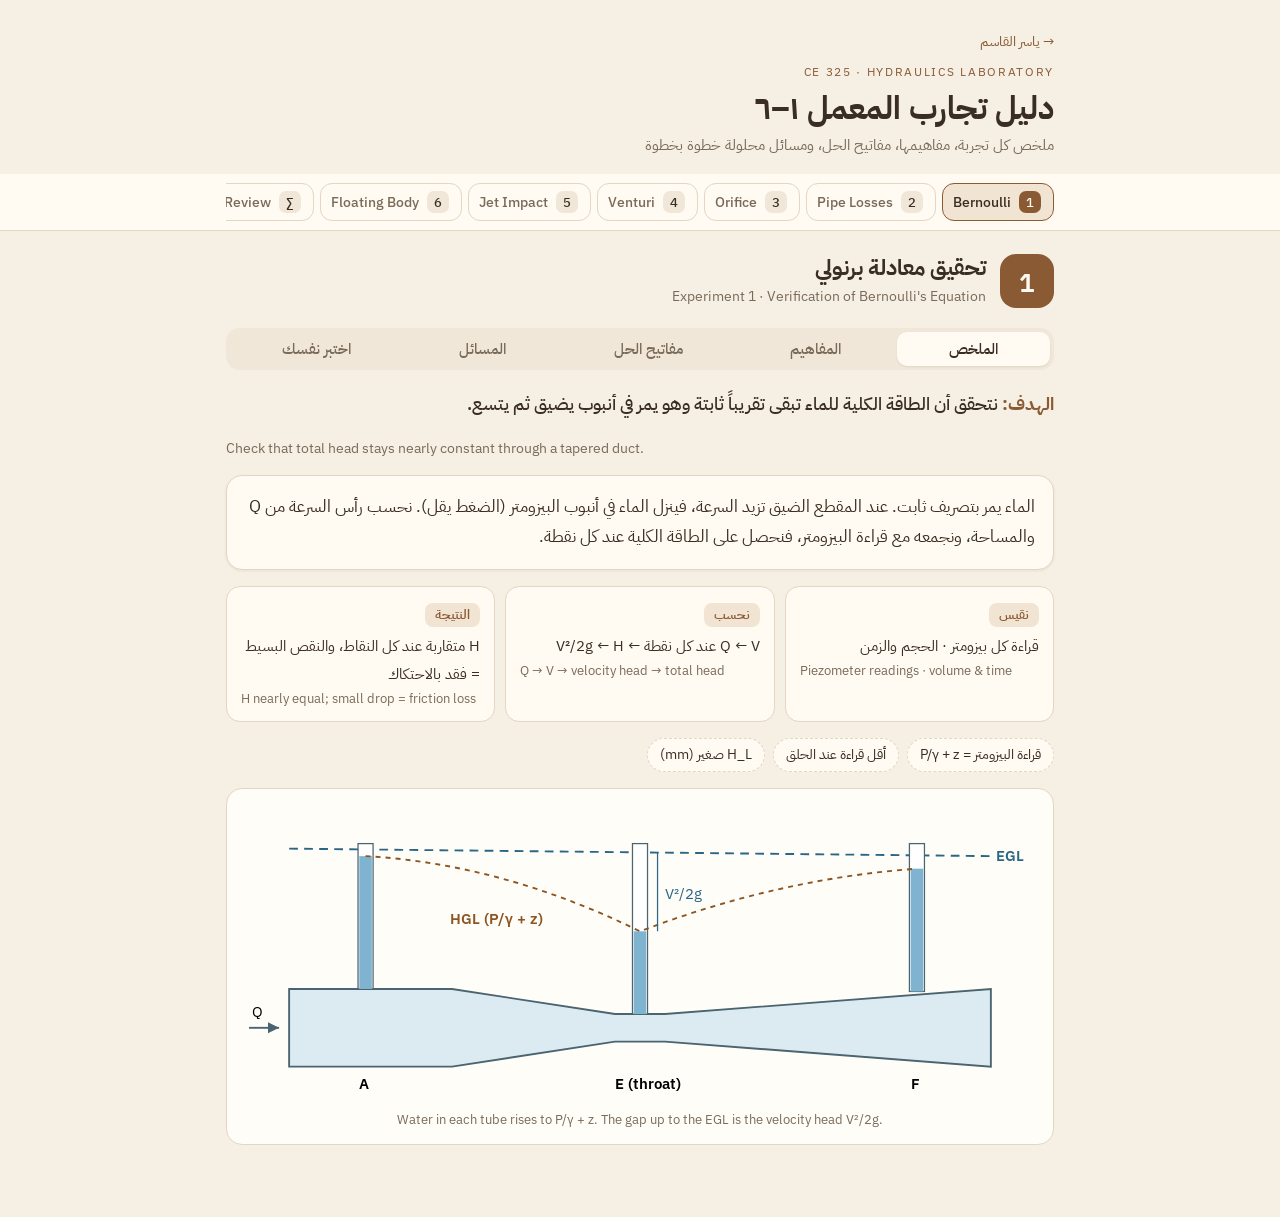
<file: ce325/index.html>
<!doctype html><html lang="ar" dir="rtl"><head><meta charset="utf-8"><meta name=viewport content="width=device-width,initial-scale=1,viewport-fit=cover"><style>:root{color-scheme:light;box-sizing:border-box;padding-top:env(safe-area-inset-top,0px);padding-bottom:env(safe-area-inset-bottom,0px)}html{scroll-padding-top:env(safe-area-inset-top,0px)}body{margin:0;padding:0;font:14px -apple-system,BlinkMacSystemFont,sans-serif;background:#fff;color:#000}img{max-width:100%}[hidden]:not([hidden=until-found i]){display:none!important}</style>
<title>CE325 Lab Experiments 1–6</title>
<meta name="claude:viewport-fit-sides" content="cover">
<link rel="preconnect" href="https://fonts.googleapis.com"><link rel="preconnect" href="https://fonts.gstatic.com" crossorigin>
<link rel="stylesheet" href="https://fonts.googleapis.com/css2?family=IBM+Plex+Sans:wght@400;500;600&family=IBM+Plex+Sans+Arabic:wght@400;500;600;700&family=IBM+Plex+Mono:wght@400;500&display=swap">
<meta name="apple-mobile-web-app-capable" content="yes">
<meta name="mobile-web-app-capable" content="yes">
<meta name="apple-mobile-web-app-title" content="CE325 Lab">
<meta name="theme-color" content="#f5efe4">
</head>
<body>
<style>
/* Layout: RTL study app. Sticky experiment rail → hero → segmented sub-tabs (summary, concepts, keys+equations, problems one-at-a-time, quiz). Indigo = base equations, amber = substituted, green = answers. */
:root{
  color-scheme:light;
  --bg:#f5efe4; --surface:#fffaf2; --raised:#f0e7d8; --ink:#3a2e22; --muted:#7a6a58; --line:#e3d6c2;
  --accent:#8a5a34; --accent-soft:#f2e4d2;
  --eqb:#7a5230; --eqb-soft:#f6ecdf; --eqs:#6f7a3a; --eqs-soft:#eff0dc;
  --ans:#557a3c; --ans-soft:#e8efd9; --warn:#b4553a; --warn-soft:#f6e1d8;
  --plate:#fffdf8; --shadow:0 1px 3px rgba(58,46,34,.07);
  --f-ar:"IBM Plex Sans Arabic","IBM Plex Sans",Tahoma,sans-serif;
  --f-en:"IBM Plex Sans",system-ui,"Segoe UI",sans-serif;
  --f-mono:"IBM Plex Mono",ui-monospace,Menlo,Consolas,monospace;
  --f-math:"Latin Modern Math","STIX Two Math","Cambria Math",math,serif;
}
*{box-sizing:border-box}
[hidden]{display:none!important}
body{background:var(--bg);color:var(--ink);font-family:var(--f-ar);font-size:16.5px;line-height:1.85}
body::before{content:"";position:fixed;inset:0 0 auto;height:env(safe-area-inset-top,0px);z-index:10;background:var(--surface)}
.wrap{max-width:860px;margin:0 auto;padding-left:max(16px,env(safe-area-inset-left,0px));padding-right:max(16px,env(safe-area-inset-right,0px))}
p{margin:0}
.en{direction:ltr;text-align:left;font-family:var(--f-en);font-size:14px;line-height:1.6;color:var(--muted)}
/* header */
.top{padding-block:26px 14px}
.eyebrow{font-family:var(--f-en);font-size:12px;letter-spacing:.14em;text-transform:uppercase;color:var(--accent);direction:ltr;text-align:right}
.top h1{margin:4px 0 2px;font-size:clamp(24px,5vw,32px);line-height:1.35;font-weight:700;text-wrap:balance}
.top .sub{color:var(--muted);font-size:15px}
/* rail */
.rail{position:sticky;top:env(safe-area-inset-top,0px);z-index:5;background:var(--surface);border-bottom:1px solid var(--line)}
.tabs{display:flex;gap:6px;overflow-x:auto;scrollbar-width:none;padding-block:9px}
.tabs::-webkit-scrollbar{display:none}
.tab{flex:none;display:flex;align-items:center;gap:8px;border:1px solid var(--line);background:var(--surface);color:var(--muted);font:500 14px/1 var(--f-en);padding:7px 12px 7px 10px;border-radius:12px;cursor:pointer}
.tab .n{font-family:var(--f-mono);font-size:12.5px;width:22px;height:22px;border-radius:7px;display:grid;place-items:center;background:var(--raised);color:var(--ink)}
.tab[aria-selected="true"]{border-color:var(--accent);color:var(--ink);background:var(--accent-soft)}
.tab[aria-selected="true"] .n{background:var(--accent);color:var(--surface)}
button:focus-visible,summary:focus-visible{outline:2px solid var(--accent);outline-offset:2px}
/* panel */
.panel{padding-block:22px 72px;display:flex;flex-direction:column;gap:18px}
.hero{display:flex;gap:14px;align-items:center}
.bign{flex:none;width:54px;height:54px;border-radius:16px;background:var(--accent);color:var(--surface);font:600 26px/54px var(--f-mono);text-align:center}
.hero h2{margin:0;font-size:22px;line-height:1.4}
.hero .hen{font-family:var(--f-en);font-size:14px;color:var(--muted);direction:ltr;text-align:right}
/* segmented */
.seg{display:flex;gap:4px;background:var(--raised);padding:4px;border-radius:14px;overflow-x:auto;scrollbar-width:none}
.seg::-webkit-scrollbar{display:none}
.sg{flex:1 0 auto;border:0;background:transparent;color:var(--muted);font:500 14.5px/1 var(--f-ar);padding:10px 12px;border-radius:10px;cursor:pointer;white-space:nowrap}
.sg[aria-selected="true"]{background:var(--surface);color:var(--ink);box-shadow:0 1px 2px rgba(0,0,0,.08)}
.sub{display:flex;flex-direction:column;gap:16px}
/* summary */
.goal{font-size:17.5px;font-weight:500}
.goal b{color:var(--accent)}
.story{background:var(--surface);border:1px solid var(--line);border-radius:16px;padding:16px 18px;box-shadow:var(--shadow)}
.flow{display:grid;grid-template-columns:repeat(auto-fit,minmax(min(100%,220px),1fr));gap:10px;counter-reset:f}
.fc{background:var(--surface);border:1px solid var(--line);border-radius:14px;padding:12px 14px;min-width:0}
.fl{display:inline-block;font-size:13px;font-weight:600;color:var(--accent);background:var(--accent-soft);border-radius:8px;padding:0 10px;margin-bottom:6px}
.fc p{font-size:15px}
.fc .en{font-size:13px}
.chips{display:flex;flex-wrap:wrap;gap:8px}
.chips span{font-size:14px;background:var(--surface);border:1px dashed var(--line);border-radius:999px;padding:3px 12px}
figure{margin:0;background:var(--plate);border:1px solid var(--line);border-radius:16px;padding:12px;overflow-x:auto;direction:ltr}
figure svg{display:block;width:100%;min-width:520px;height:auto}
figcaption{font-family:var(--f-en);font-size:13px;color:#7a6a58;margin-top:6px;text-align:center}
/* concepts */
.cgrid{display:grid;grid-template-columns:repeat(auto-fit,minmax(min(100%,300px),1fr));gap:12px}
.cc{background:var(--surface);border:1px solid var(--line);border-radius:16px;padding:14px 16px;box-shadow:var(--shadow);min-width:0}
.ct{display:flex;flex-wrap:wrap;align-items:baseline;gap:6px 10px;margin-bottom:6px}
.ct b{font-size:16.5px}
.ct span{font-family:var(--f-en);font-size:12.5px;color:var(--accent);background:var(--accent-soft);border-radius:6px;padding:0 8px;direction:ltr}
.cc p{font-size:15.5px}
/* blocks */
.blk{background:var(--surface);border:1px solid var(--line);border-radius:16px;padding:16px 18px;box-shadow:var(--shadow);min-width:0}
.blk h3{margin:0 0 10px;font-size:16px;display:flex;align-items:baseline;gap:8px}
.blk h3 span{font-family:var(--f-en);font-size:12.5px;color:var(--muted);font-weight:400}
ol.keys{list-style:none;margin:0;padding:0;display:grid;gap:10px;counter-reset:k}
ol.keys li{counter-increment:k;position:relative;padding-right:38px;min-width:0}
ol.keys li::before{content:counter(k);position:absolute;right:0;top:2px;width:26px;height:26px;border-radius:8px;background:var(--accent-soft);color:var(--accent);font:600 13px/26px var(--f-mono);text-align:center}
ol.keys.warn li::before{background:var(--warn-soft);color:var(--warn)}
.eqgrid{display:grid;grid-template-columns:repeat(auto-fit,minmax(min(100%,240px),1fr));gap:10px}
.eqc{background:var(--raised);border-radius:12px;padding:8px 10px 2px;min-width:0;overflow-x:auto}
.eqc.wide{grid-column:1/-1}
.eqc .lab{font-family:var(--f-en);font-size:12.5px;color:var(--muted)}
.tip{background:var(--eqs-soft);border-radius:12px;padding:10px 14px;font-family:var(--f-en);font-size:14px;margin-top:10px}
.tip b{color:var(--eqs)}
details.syms{background:var(--surface);border:1px solid var(--line);border-radius:16px;padding:12px 16px}
details.syms summary{cursor:pointer;font-weight:600;font-size:15px;color:var(--muted)}
.symwrap{overflow-x:auto;margin-top:8px}
table.sym{border-collapse:collapse;width:100%;font-family:var(--f-en);font-size:14px}
table.sym td{padding:6px 8px;border-bottom:1px solid var(--line)}
table.sym td:first-child{width:110px;text-align:center;white-space:nowrap}
table.sym td:last-child{color:var(--muted);font-family:var(--f-mono);font-size:12.5px;white-space:nowrap;text-align:right}
/* equations */
.eq{direction:ltr;text-align:center;color:var(--ink);background:var(--raised);border:1px solid var(--line);border-radius:12px;padding:10px 14px;margin:8px 0;overflow-x:auto;overflow-y:hidden}
.eq math+math{margin-top:10px}
.eq math{font-family:var(--f-math);font-size:1.18em}
.eq math+math{margin-top:10px}
.eq.base{border-color:transparent;border-right:4px solid var(--eqb);background:var(--eqb-soft)}
.eq.sub{border-color:transparent;border-right:4px solid var(--eqs);background:var(--eqs-soft)}
.eqc .eq{margin:6px 0}
math{font-family:var(--f-math)}
.im{display:inline-block;direction:ltr;unicode-bidi:isolate}
/* problems */
.pnav{display:flex;gap:6px;overflow-x:auto;scrollbar-width:none;padding-bottom:2px}
.pnav::-webkit-scrollbar{display:none}
.pc{flex:none;border:1px solid var(--line);background:var(--surface);color:var(--muted);font:500 14px/1 var(--f-ar);padding:9px 14px;border-radius:10px;cursor:pointer}
.pc.ex{border-style:dashed}
.pc[aria-selected="true"]{background:var(--accent);color:#fff;border-color:var(--accent);border-style:solid}
.pc.done::after{content:" ✓";color:var(--ans)}
.pc[aria-selected="true"].done::after{color:#fff}
.pb{background:var(--surface);border:1px solid var(--line);border-radius:18px;padding:18px 18px 14px;box-shadow:var(--shadow);min-width:0}
.pb-h{display:flex;gap:10px;align-items:center;flex-wrap:wrap;margin-bottom:8px}
.pb-h b{font-size:18px;line-height:1.5}
.pnum{font-family:var(--f-mono);font-size:12.5px;color:var(--accent);background:var(--accent-soft);padding:2px 9px;border-radius:7px}
.pnum.ex{font-family:var(--f-ar);color:var(--eqs);background:var(--eqs-soft)}
.pb .pair{margin:0 0 10px}
.pb .pair .en{margin-top:3px}
.gv{direction:ltr;display:flex;flex-wrap:wrap;gap:6px;margin:6px 0 10px}
.gv div{font-family:var(--f-mono);font-size:13px;background:var(--raised);border-radius:8px;padding:4px 10px}
.gv div.req{background:var(--accent-soft);color:var(--accent);font-weight:500}
.key{background:#fbf1dc;border:1px solid #ead2a2;border-radius:12px;padding:10px 14px;margin:4px 0 6px}
.key b{display:inline-block;font-size:13px;color:#9a6a1c;margin-bottom:2px}
.stp{border-top:1px solid var(--line);padding-top:12px;margin-top:12px}
.stp-h{display:flex;gap:10px;align-items:center;margin-bottom:6px;flex-wrap:wrap}
.stp-h .n{flex:0 0 auto;width:28px;height:28px;border-radius:9px;background:var(--eqb-soft);color:var(--eqb);font:600 13px/28px var(--f-mono);text-align:center}
.stp-h b{font-size:15.5px}
.stp-h .solve{font-family:var(--f-mono);font-size:10.5px;letter-spacing:.08em;color:var(--eqs);border:1px solid var(--eqs);border-radius:5px;padding:0 6px;line-height:1.7}
.stp .pair{margin-top:6px}
.stp .pair .en{margin-top:2px}
.ans{background:var(--ans-soft);border-radius:12px;padding:12px 16px;margin:14px 0 2px;font-weight:600}
.ans::before{content:"الجواب";display:block;font-size:12.5px;color:var(--ans);font-weight:600}
.ans .en{display:block;font-weight:400;font-size:13.5px;margin-top:2px}
.pctl{display:flex;gap:8px;align-items:center;flex-wrap:wrap;margin-top:14px}
.btn{font:500 14.5px/1 var(--f-ar);padding:11px 16px;border-radius:11px;border:1px solid var(--line);background:var(--raised);color:var(--ink);cursor:pointer}
.btn.pri{background:var(--accent);border-color:var(--accent);color:var(--surface)}
.btn:disabled{opacity:.4;cursor:default}
.prog{display:flex;gap:4px;margin-inline-start:auto}
.prog i{width:8px;height:8px;border-radius:50%;background:var(--line)}
.prog i.on{background:var(--accent)}
.pfoot{display:flex;justify-content:space-between;gap:8px}
.tw{overflow-x:auto;margin:6px 0;direction:ltr}
table.data{border-collapse:collapse;font-family:var(--f-en);font-size:13.5px;font-variant-numeric:tabular-nums;min-width:100%}
table.data th,table.data td{border:1px solid var(--line);padding:6px 9px;text-align:center;white-space:nowrap}
table.data th{background:var(--raised);font-weight:600;font-size:12.5px}
table.data tr.hl td{background:var(--eqs-soft)}
table.data .eq{margin:0;padding:4px;background:none;border:0}
.sumt td:nth-child(3){white-space:normal}
.sumt math{font-size:1.05em}
/* quiz (English) */
.qintro{color:var(--muted);font-size:15px}
.qs{display:grid;gap:12px;font-family:var(--f-en);font-size:15.5px;line-height:1.6}
.q{background:var(--surface);border:1px solid var(--line);border-radius:16px;padding:14px 16px;box-shadow:var(--shadow);min-width:0}
.qt{margin:0;font-weight:500}
.qn{font-family:var(--f-mono);font-size:12px;color:var(--accent);background:var(--accent-soft);padding:2px 7px;border-radius:6px;margin-right:8px}
.opts{display:grid;gap:8px;margin-top:10px}
.opt{text-align:left;font:15px/1.5 var(--f-en);padding:9px 13px;border-radius:10px;border:1px solid var(--line);background:var(--raised);color:var(--ink);cursor:pointer}
.opt.ok{background:var(--ans-soft);border-color:var(--ans)}
.opt.no{background:var(--warn-soft);border-color:var(--warn)}
.why{margin-top:10px;font-size:14.5px;border-left:3px solid var(--ans);padding:4px 12px}
.sol{margin-top:10px;border-top:1px dashed var(--line);padding-top:8px}
.sol ol{margin:4px 0;padding-left:20px}
.q .btn{margin-top:10px;font-family:var(--f-en)}
.note{color:var(--muted);font-size:14.5px}
@media (max-width:520px){body{font-size:16px}.pb{padding:14px 14px 12px}.blk{padding:14px}.hero h2{font-size:19px}.bign{width:46px;height:46px;line-height:46px;font-size:22px;border-radius:13px}.eq math{font-size:1.04em}}
@media (prefers-reduced-motion:no-preference){.stp.just,.ans.just{animation:in .25s ease}@keyframes in{from{opacity:.25;transform:translateY(4px)}to{opacity:1;transform:none}}}
</style>
<div class="app" dir="rtl" lang="ar">
<header class="top wrap"><a href="../" style="display:inline-block;font-size:14px;color:var(--accent);text-decoration:none;margin-bottom:6px">→ ياسر القاسم</a><div class="eyebrow">CE 325 · Hydraulics Laboratory</div><h1>دليل تجارب المعمل ١–٦</h1><p class="sub">ملخص كل تجربة، مفاهيمها، مفاتيح الحل، ومسائل محلولة خطوة بخطوة</p></header>
<nav class="rail"><div class="wrap"><div class="tabs" role="tablist">
<button class="tab" role="tab" data-t="e1"><span class="n">1</span><span class="tl">Bernoulli</span></button>
<button class="tab" role="tab" data-t="e2"><span class="n">2</span><span class="tl">Pipe Losses</span></button>
<button class="tab" role="tab" data-t="e3"><span class="n">3</span><span class="tl">Orifice</span></button>
<button class="tab" role="tab" data-t="e4"><span class="n">4</span><span class="tl">Venturi</span></button>
<button class="tab" role="tab" data-t="e5"><span class="n">5</span><span class="tl">Jet Impact</span></button>
<button class="tab" role="tab" data-t="e6"><span class="n">6</span><span class="tl">Floating Body</span></button>
<button class="tab" role="tab" data-t="sum"><span class="n">∑</span><span class="tl">Review</span></button>
</div></div></nav><main class="wrap">
<section class="panel" id="e1">
<div class="hero"><div class="bign">1</div><div><h2>تحقيق معادلة برنولي</h2><p class="hen">Experiment 1 · Verification of Bernoulli's Equation</p></div></div>
<div class="seg" role="tablist"><button class="sg" data-s="s">الملخص</button><button class="sg" data-s="c">المفاهيم</button><button class="sg" data-s="k">مفاتيح الحل</button><button class="sg" data-s="p">المسائل</button><button class="sg" data-s="q">اختبر نفسك</button></div>
<div class="sub" data-s="s">
<p class="goal"><b>الهدف:</b> نتحقق أن الطاقة الكلية للماء تبقى تقريباً ثابتة وهو يمر في أنبوب يضيق ثم يتسع.</p>
<p class="en">Check that total head stays nearly constant through a tapered duct.</p>
<div class="story"><p>الماء يمر بتصريف ثابت. عند المقطع الضيق تزيد السرعة، فينزل الماء في أنبوب البيزومتر (الضغط يقل). نحسب رأس السرعة من Q والمساحة، ونجمعه مع قراءة البيزومتر، فنحصل على الطاقة الكلية عند كل نقطة.</p></div>
<div class="flow">
 <div class="fc"><span class="fl">نقيس</span><p>قراءة كل بيزومتر · الحجم والزمن</p><p class="en">Piezometer readings · volume &amp; time</p></div>
 <div class="fc"><span class="fl">نحسب</span><p>Q ← V عند كل نقطة ← V²/2g ← H</p><p class="en">Q → V → velocity head → total head</p></div>
 <div class="fc"><span class="fl">النتيجة</span><p>H متقاربة عند كل النقاط، والنقص البسيط = فقد بالاحتكاك</p><p class="en">H nearly equal; small drop = friction loss</p></div>
</div>
<div class="chips"><span>قراءة البيزومتر = P/γ + z</span><span>أقل قراءة عند الحلق</span><span>H_L صغير (mm)</span></div>
<figure>
<svg viewBox="0 0 640 240" font-family="IBM Plex Sans, sans-serif" font-size="12">
  <defs><marker id="a1" markerWidth="8" markerHeight="8" refX="6" refY="3" orient="auto"><path d="M0 0 L6 3 L0 6 Z" fill="#4a6470"/></marker></defs>
  <line x1="40" y1="38" x2="600" y2="44" stroke="#2b6687" stroke-dasharray="7 5" stroke-width="1.5"/>
  <text x="604" y="48" fill="#2b6687" font-weight="600">EGL</text>
  <path d="M40 150 L170 150 L300 170 L340 170 L600 150 L600 212 L340 192 L300 192 L170 212 L40 212 Z" fill="#dcebf2" stroke="#4a6470" stroke-width="1.5"/>
  <g stroke="#4a6470" fill="#ffffff"><rect x="95" y="34" width="12" height="116"/><rect x="314" y="34" width="12" height="136"/><rect x="535" y="34" width="12" height="118"/></g>
  <g fill="#7fb3cf"><rect x="96" y="44" width="10" height="106"/><rect x="315" y="104" width="10" height="66"/><rect x="536" y="54" width="10" height="98"/></g>
  <path d="M101 44 Q 210 50 320 104 Q 430 62 541 54" fill="none" stroke="#8b5524" stroke-dasharray="4 4" stroke-width="1.5"/>
  <text x="168" y="98" fill="#8b5524" font-weight="600">HGL  (P/γ + z)</text>
  <line x1="334" y1="41" x2="334" y2="104" stroke="#2b6687"/><text x="340" y="78" fill="#2b6687">V²/2g</text>
  <text x="96" y="230" font-weight="600">A</text><text x="300" y="230" font-weight="600">E (throat)</text><text x="536" y="230" font-weight="600">F</text>
  <path d="M8 181 L32 181" stroke="#4a6470" stroke-width="1.5" marker-end="url(#a1)"/><text x="10" y="172">Q</text>
</svg>
<figcaption>Water in each tube rises to P/γ + z. The gap up to the EGL is the velocity head V²/2g.</figcaption>
</figure></div>
<div class="sub" data-s="c"><div class="cgrid"><div class="cc"><div class="ct"><b>الرأس البيزومتري</b><span>Piezometric head</span></div><p>ارتفاع الماء في أنبوب البيزومتر. يمثل الضغط + الارتفاع، ولا يرى السرعة.</p><p class="en">Height of water in the tube = P/γ + z.</p></div><div class="cc"><div class="ct"><b>رأس السرعة</b><span>Velocity head</span></div><p>الطاقة اللي يحملها الماء بسبب حركته، مكتوبة كطول. نحسبها من السرعة ولا نقرأها.</p><p class="en">Kinetic energy per weight, V²/2g.</p></div><div class="cc"><div class="ct"><b>الطاقة الكلية</b><span>Total head (EGL)</span></div><p>مجموع الضغط والارتفاع والسرعة. برنولي تقول إنها ثابتة إذا ما فيه احتكاك.</p><p class="en">Sum of all three heads.</p></div><div class="cc"><div class="ct"><b>الاستمرارية</b><span>Continuity</span></div><p>الماء ما ينضغط، فالكمية اللي تدخل = اللي تطلع. مساحة أصغر = سرعة أكبر.</p><p class="en">Q = aV is the same at every section.</p></div></div></div>
<div class="sub" data-s="k"><div class="blk"><h3>مفاتيح الحل</h3><ol class="keys"><li><p>قراءة البيزومتر هي (P/γ + z) جاهزة. لا تضيف z مرة ثانية.</p><p class="en">The reading already includes z.</p></li><li><p>احسب Q أولاً، ثم V = Q/a لكل نقطة بقطرها.</p><p class="en">Q first, then V at each point.</p></li><li><p>لو تبي ضغط بالباسكال: P = γ × القراءة.</p><p class="en">Pressure = γ × reading.</p></li><li><p>H_L = H عند النقطة الأولى − H عند النقطة الثانية.</p><p class="en">Head loss is the drop in total head.</p></li><li><p>لو القطر نفسه في نقطتين، رأس السرعة نفسه ويلغى.</p><p class="en">Same diameter → same velocity head.</p></li></ol></div><div class="blk"><h3>المعادلات <span>Equations</span></h3><div dir="ltr"><div class="eqgrid">
<div class="eqc wide"><div class="lab">Bernoulli (with head loss)</div><div class="eq base"><math dir="ltr" display="block"><mrow><mfrac><msub><mi>P</mi><mn>1</mn></msub><mi>γ</mi></mfrac><mo>+</mo><msub><mi>z</mi><mn>1</mn></msub><mo>+</mo><mfrac><msubsup><mi>V</mi><mn>1</mn><mn>2</mn></msubsup><mrow><mn>2</mn><mi>g</mi></mrow></mfrac><mo>=</mo><mfrac><msub><mi>P</mi><mn>2</mn></msub><mi>γ</mi></mfrac><mo>+</mo><msub><mi>z</mi><mn>2</mn></msub><mo>+</mo><mfrac><msubsup><mi>V</mi><mn>2</mn><mn>2</mn></msubsup><mrow><mn>2</mn><mi>g</mi></mrow></mfrac><mo>+</mo><msub><mi>H</mi><mi>L</mi></msub></mrow></math></div></div>
<div class="eqc"><div class="lab">Discharge</div><div class="eq base"><math dir="ltr" display="block"><mrow><mi>Q</mi><mo>=</mo><mfrac><mtext>Volume</mtext><mi>t</mi></mfrac></mrow></math></div></div>
<div class="eqc"><div class="lab">Continuity</div><div class="eq base"><math dir="ltr" display="block"><mrow><mi>Q</mi><mo>=</mo><msub><mi>a</mi><mn>1</mn></msub><msub><mi>V</mi><mn>1</mn></msub><mo>=</mo><msub><mi>a</mi><mn>2</mn></msub><msub><mi>V</mi><mn>2</mn></msub></mrow></math></div></div>
<div class="eqc"><div class="lab">Area of a circular section</div><div class="eq base"><math dir="ltr" display="block"><mrow><mi>a</mi><mo>=</mo><mfrac><mrow><mi>π</mi><msup><mi>d</mi><mn>2</mn></msup></mrow><mn>4</mn></mfrac></mrow></math></div></div>
<div class="eqc"><div class="lab">Total head at a point</div><div class="eq base"><math dir="ltr" display="block"><mrow><mi>H</mi><mo>=</mo><mrow><mo stretchy="true">(</mo><mfrac><mi>P</mi><mi>γ</mi></mfrac><mo>+</mo><mi>z</mi><mo stretchy="true">)</mo></mrow><mo>+</mo><mfrac><msup><mi>V</mi><mn>2</mn></msup><mrow><mn>2</mn><mi>g</mi></mrow></mfrac></mrow></math></div></div>
</div></div></div><details class="syms"><summary>الرموز والوحدات · Symbols</summary><div class="symwrap" dir="ltr"><table class="sym"><div class="symwrap"><table class="sym">
<tr><td><span class="im" dir="ltr"><math dir="ltr"><mrow><mfrac><mi>P</mi><mi>γ</mi></mfrac></mrow></math></span></td><td>Pressure head</td><td>m</td></tr>
<tr><td><span class="im" dir="ltr"><math dir="ltr"><mrow><mi>z</mi></mrow></math></span></td><td>Elevation (potential) head</td><td>m</td></tr>
<tr><td><span class="im" dir="ltr"><math dir="ltr"><mrow><mfrac><mi>P</mi><mi>γ</mi></mfrac><mo>+</mo><mi>z</mi></mrow></math></span></td><td>Piezometric head (piezometer reading)</td><td>m</td></tr>
<tr><td><span class="im" dir="ltr"><math dir="ltr"><mrow><mfrac><msup><mi>V</mi><mn>2</mn></msup><mrow><mn>2</mn><mi>g</mi></mrow></mfrac></mrow></math></span></td><td>Velocity head</td><td>m</td></tr>
<tr><td><span class="im" dir="ltr"><math dir="ltr"><mrow><mi>H</mi></mrow></math></span></td><td>Total head (total energy)</td><td>m</td></tr>
<tr><td><span class="im" dir="ltr"><math dir="ltr"><mrow><msub><mi>H</mi><mi>L</mi></msub></mrow></math></span></td><td>Head loss between two sections</td><td>m</td></tr>
<tr><td><span class="im" dir="ltr"><math dir="ltr"><mrow><mi>Q</mi><mo>,</mo><mspace width="0.28em"/><mi>a</mi><mo>,</mo><mspace width="0.28em"/><mi>V</mi></mrow></math></span></td><td>Discharge, area, mean velocity</td><td>m³/s, m², m/s</td></tr>
<tr><td><span class="im" dir="ltr"><math dir="ltr"><mrow><mi>γ</mi><mo>=</mo><mi>ρ</mi><mi>g</mi></mrow></math></span></td><td>Unit weight of water = 9810</td><td>N/m³</td></tr>
</table></table></div></details></div>
<div class="sub" data-s="p"><div class="plist"><div class="pb" data-label="مثال ١"><div class="pb-h"><span class="pnum ex">مثال ١</span><b>ثلاث نقاط: المدخل والحلق والمخرج</b></div>
<div class="pair"><p>جمعنا 3 L خلال 25 s. النقطة A قطرها 25 mm وقراءتها 0.250 m، والحلق E قطره 10 mm وقراءته 0.130 m، والنقطة F قطرها 25 mm وقراءتها 0.240 m. أوجد الطاقة الكلية عند النقاط الثلاث وفقد الطاقة من A إلى F.</p><p class="en">3 L in 25 s. A: 25 mm, 0.250 m · E: 10 mm, 0.130 m · F: 25 mm, 0.240 m. Find H at each point and H_L from A to F.</p></div>
<div class="gv"><div>Vol = 3 L</div><div>t = 25 s</div><div>d_A = d_F = 25 mm</div><div>d_E = 10 mm</div><div>h_A = 0.250 m</div><div>h_E = 0.130 m</div><div>h_F = 0.240 m</div><div class="req">H , H_L</div></div>
<div class="key"><b>المفتاح</b><p>الطاقة الكلية = قراءة البيزومتر + رأس السرعة.</p><p class="en">Total head = reading + velocity head.</p></div>
<div class="stp"><div class="stp-h"><span class="n">1</span><b>التصريف</b><span class="solve">SOLVE</span></div>
<div class="eq base"><math dir="ltr" display="block"><mrow><mi>Q</mi><mo>=</mo><mfrac><mtext>Volume</mtext><mi>t</mi></mfrac></mrow></math></div><div class="eq sub"><math dir="ltr" display="block"><mrow><mi>Q</mi><mo>=</mo><mfrac><mrow><mn>3</mn><mo>×</mo><msup><mn>10</mn><mrow><mo>−</mo><mn>3</mn></mrow></msup></mrow><mn>25</mn></mfrac><mo>=</mo><mn>1.2</mn><mo>×</mo><msup><mn>10</mn><mrow><mo>−</mo><mn>4</mn></mrow></msup><mspace width="0.28em"/><msup><mtext>m</mtext><mn>3</mn></msup><mtext>/s</mtext></mrow></math></div>
<div class="pair"><p>نحوّل اللتر إلى m³ بالضرب في 10⁻³.</p><p class="en">1 L = 10⁻³ m³.</p></div></div>
<div class="stp"><div class="stp-h"><span class="n">2</span><b>المساحات والسرعات</b><span class="solve">SOLVE</span></div>
<div class="eq base"><math dir="ltr" display="block"><mrow><mi>a</mi><mo>=</mo><mfrac><mrow><mi>π</mi><msup><mi>d</mi><mn>2</mn></msup></mrow><mn>4</mn></mfrac></mrow></math><math dir="ltr" display="block"><mrow><mi>V</mi><mo>=</mo><mfrac><mi>Q</mi><mi>a</mi></mfrac></mrow></math></div>
<div class="eq sub"><math dir="ltr" display="block"><mrow><msub><mi>V</mi><mi>A</mi></msub><mo>=</mo><mfrac><mrow><mn>1.2</mn><mo>×</mo><msup><mn>10</mn><mrow><mo>−</mo><mn>4</mn></mrow></msup></mrow><mstyle displaystyle="true"><mfrac><mrow><mi>π</mi><mo stretchy="false" lspace="0" rspace="0">(</mo><mn>0.025</mn><msup><mo stretchy="false" lspace="0" rspace="0">)</mo><mn>2</mn></msup></mrow><mn>4</mn></mfrac></mstyle></mfrac><mo>=</mo><mn>0.244</mn><mspace width="0.28em"/><mtext>m/s</mtext></mrow></math><math dir="ltr" display="block"><mrow><msub><mi>V</mi><mi>E</mi></msub><mo>=</mo><mfrac><mrow><mn>1.2</mn><mo>×</mo><msup><mn>10</mn><mrow><mo>−</mo><mn>4</mn></mrow></msup></mrow><mstyle displaystyle="true"><mfrac><mrow><mi>π</mi><mo stretchy="false" lspace="0" rspace="0">(</mo><mn>0.010</mn><msup><mo stretchy="false" lspace="0" rspace="0">)</mo><mn>2</mn></msup></mrow><mn>4</mn></mfrac></mstyle></mfrac><mo>=</mo><mn>1.528</mn><mspace width="0.28em"/><mtext>m/s</mtext></mrow></math></div>
<div class="pair"><p>F لها نفس قطر A، فنفس السرعة. مساحة الحلق أصغر 6.25 مرة، فسرعته أكبر 6.25 مرة.</p><p class="en">F = A; throat area 6.25× smaller → velocity 6.25× larger.</p></div></div>
<div class="stp"><div class="stp-h"><span class="n">3</span><b>رأس السرعة</b><span class="solve">SOLVE</span></div>
<div class="eq base"><math dir="ltr" display="block"><mrow><msub><mi>h</mi><mi>v</mi></msub><mo>=</mo><mfrac><msup><mi>V</mi><mn>2</mn></msup><mrow><mn>2</mn><mi>g</mi></mrow></mfrac></mrow></math></div><div class="eq sub"><math dir="ltr" display="block"><mrow><msub><mi>h</mi><mrow><mi>v</mi><mo>,</mo><mi>A</mi></mrow></msub><mo>=</mo><mfrac><mrow><mo stretchy="false" lspace="0" rspace="0">(</mo><mn>0.244</mn><msup><mo stretchy="false" lspace="0" rspace="0">)</mo><mn>2</mn></msup></mrow><mrow><mn>2</mn><mo stretchy="false" lspace="0" rspace="0">(</mo><mn>9.81</mn><mo stretchy="false" lspace="0" rspace="0">)</mo></mrow></mfrac><mo>=</mo><mn>0.0030</mn><mspace width="0.28em"/><mtext>m</mtext></mrow></math><math dir="ltr" display="block"><mrow><msub><mi>h</mi><mrow><mi>v</mi><mo>,</mo><mi>E</mi></mrow></msub><mo>=</mo><mfrac><mrow><mo stretchy="false" lspace="0" rspace="0">(</mo><mn>1.528</mn><msup><mo stretchy="false" lspace="0" rspace="0">)</mo><mn>2</mn></msup></mrow><mrow><mn>2</mn><mo stretchy="false" lspace="0" rspace="0">(</mo><mn>9.81</mn><mo stretchy="false" lspace="0" rspace="0">)</mo></mrow></mfrac><mo>=</mo><mn>0.1190</mn><mspace width="0.28em"/><mtext>m</mtext></mrow></math></div></div>
<div class="stp"><div class="stp-h"><span class="n">4</span><b>الطاقة الكلية</b><span class="solve">SOLVE</span></div>
<div class="eq base"><math dir="ltr" display="block"><mrow><mi>H</mi><mo>=</mo><mrow><mo stretchy="true">(</mo><mfrac><mi>P</mi><mi>γ</mi></mfrac><mo>+</mo><mi>z</mi><mo stretchy="true">)</mo></mrow><mo>+</mo><mfrac><msup><mi>V</mi><mn>2</mn></msup><mrow><mn>2</mn><mi>g</mi></mrow></mfrac></mrow></math></div><div class="eq sub"><math dir="ltr" display="block"><mrow><msub><mi>H</mi><mi>A</mi></msub><mo>=</mo><mn>0.250</mn><mo>+</mo><mn>0.0030</mn><mo>=</mo><mn>0.253</mn><mspace width="0.28em"/><mtext>m</mtext></mrow></math><math dir="ltr" display="block"><mrow><msub><mi>H</mi><mi>E</mi></msub><mo>=</mo><mn>0.130</mn><mo>+</mo><mn>0.1190</mn><mo>=</mo><mn>0.249</mn><mspace width="0.28em"/><mtext>m</mtext></mrow></math><math dir="ltr" display="block"><mrow><msub><mi>H</mi><mi>F</mi></msub><mo>=</mo><mn>0.240</mn><mo>+</mo><mn>0.0030</mn><mo>=</mo><mn>0.243</mn><mspace width="0.28em"/><mtext>m</mtext></mrow></math></div></div>
<div class="stp"><div class="stp-h"><span class="n">5</span><b>فقد الطاقة من A إلى F</b><span class="solve">SOLVE</span></div>
<div class="eq base"><math dir="ltr" display="block"><mrow><mfrac><msub><mi>P</mi><mi>A</mi></msub><mi>γ</mi></mfrac><mo>+</mo><msub><mi>z</mi><mi>A</mi></msub><mo>+</mo><mfrac><msubsup><mi>V</mi><mi>A</mi><mn>2</mn></msubsup><mrow><mn>2</mn><mi>g</mi></mrow></mfrac><mo>=</mo><mfrac><msub><mi>P</mi><mi>F</mi></msub><mi>γ</mi></mfrac><mo>+</mo><msub><mi>z</mi><mi>F</mi></msub><mo>+</mo><mfrac><msubsup><mi>V</mi><mi>F</mi><mn>2</mn></msubsup><mrow><mn>2</mn><mi>g</mi></mrow></mfrac><mo>+</mo><msub><mi>H</mi><mi>L</mi></msub></mrow></math></div><div class="eq sub"><math dir="ltr" display="block"><mrow><mn>0.250</mn><mo>+</mo><mfrac><mrow><mo stretchy="false" lspace="0" rspace="0">(</mo><mn>0.244</mn><msup><mo stretchy="false" lspace="0" rspace="0">)</mo><mn>2</mn></msup></mrow><mrow><mn>2</mn><mo stretchy="false" lspace="0" rspace="0">(</mo><mn>9.81</mn><mo stretchy="false" lspace="0" rspace="0">)</mo></mrow></mfrac><mo>=</mo><mn>0.240</mn><mo>+</mo><mfrac><mrow><mo stretchy="false" lspace="0" rspace="0">(</mo><mn>0.244</mn><msup><mo stretchy="false" lspace="0" rspace="0">)</mo><mn>2</mn></msup></mrow><mrow><mn>2</mn><mo stretchy="false" lspace="0" rspace="0">(</mo><mn>9.81</mn><mo stretchy="false" lspace="0" rspace="0">)</mo></mrow></mfrac><mo>+</mo><msub><mi>H</mi><mi>L</mi></msub></mrow></math></div><div class="eq "><math dir="ltr" display="block"><mrow><msub><mi>H</mi><mi>L</mi></msub><mo>=</mo><mn>0.010</mn><mspace width="0.28em"/><mtext>m</mtext></mrow></math></div></div>
<div class="ans">H: 0.253 ← 0.249 ← 0.243 m ، H_L = 0.010 m<span class="en">Nearly constant total head → Bernoulli verified; the small drop is friction.</span></div>
</div>

<div class="pb" data-label="مثال الشيت"><div class="pb-h"><span class="pnum ex">مثال الشيت</span><b>تعبئة جدول البيانات لست نقاط</b></div>
<div class="pair"><p>بنفس التصريف Q = 1.2 × 10⁻⁴ m³/s، أقطار النقاط A إلى F: ‏25.0، 13.9، 11.8، 10.7، 10.0، 25.0 mm، وقراءات البيزومتر: ‏0.250، 0.220، 0.190، 0.159، 0.130، 0.240 m. عبّئ جدول البيانات.</p><p class="en">Q = 1.2 × 10⁻⁴ m³/s. Fill the data sheet for six tappings.</p></div>
<div class="gv"><div>Q = 1.2 × 10⁻⁴ m³/s</div><div>d: 25.0 → 10.0 → 25.0 mm</div><div class="req">a , V , V²/2g , H</div></div>
<div class="key"><b>المفتاح</b><p>احسب صفاً واحداً بالتفصيل، والباقي بنفس الطريقة.</p><p class="en">Work one row in full; repeat for the rest.</p></div>
<div class="stp"><div class="stp-h"><span class="n">1</span><b>صف تجريبي: النقطة B</b><span class="solve">SOLVE</span></div>
<div class="eq sub"><math dir="ltr" display="block"><mrow><msub><mi>a</mi><mi>B</mi></msub><mo>=</mo><mfrac><mrow><mi>π</mi><mo stretchy="false" lspace="0" rspace="0">(</mo><mn>0.0139</mn><msup><mo stretchy="false" lspace="0" rspace="0">)</mo><mn>2</mn></msup></mrow><mn>4</mn></mfrac><mo>=</mo><mn>1.518</mn><mo>×</mo><msup><mn>10</mn><mrow><mo>−</mo><mn>4</mn></mrow></msup><mspace width="0.28em"/><msup><mtext>m</mtext><mn>2</mn></msup></mrow></math><math dir="ltr" display="block"><mrow><msub><mi>V</mi><mi>B</mi></msub><mo>=</mo><mfrac><mrow><mn>1.2</mn><mo>×</mo><msup><mn>10</mn><mrow><mo>−</mo><mn>4</mn></mrow></msup></mrow><mrow><mn>1.518</mn><mo>×</mo><msup><mn>10</mn><mrow><mo>−</mo><mn>4</mn></mrow></msup></mrow></mfrac><mo>=</mo><mn>0.791</mn><mspace width="0.28em"/><mtext>m/s</mtext></mrow></math><math dir="ltr" display="block"><mrow><mfrac><msubsup><mi>V</mi><mi>B</mi><mn>2</mn></msubsup><mrow><mn>2</mn><mi>g</mi></mrow></mfrac><mo>=</mo><mfrac><mrow><mo stretchy="false" lspace="0" rspace="0">(</mo><mn>0.791</mn><msup><mo stretchy="false" lspace="0" rspace="0">)</mo><mn>2</mn></msup></mrow><mrow><mn>2</mn><mo stretchy="false" lspace="0" rspace="0">(</mo><mn>9.81</mn><mo stretchy="false" lspace="0" rspace="0">)</mo></mrow></mfrac><mo>=</mo><mn>0.0319</mn><mspace width="0.28em"/><mtext>m</mtext></mrow></math><math dir="ltr" display="block"><mrow><msub><mi>H</mi><mi>B</mi></msub><mo>=</mo><mn>0.220</mn><mo>+</mo><mn>0.0319</mn><mo>=</mo><mn>0.252</mn><mspace width="0.28em"/><mtext>m</mtext></mrow></math></div></div>
<div class="stp"><div class="stp-h"><span class="n">2</span><b>الجدول كامل</b></div>
<div class="tw"><table class="data">
<tr><th>Point</th><th>d (mm)</th><th>a (m²)</th><th>V (m/s)</th><th>V²/2g (m)</th><th>P/γ + z (m)</th><th>H (m)</th></tr>
<tr><td>A</td><td>25.0</td><td>4.909e-4</td><td>0.244</td><td>0.0030</td><td>0.250</td><td>0.253</td></tr>
<tr class="hl"><td>B</td><td>13.9</td><td>1.518e-4</td><td>0.791</td><td>0.0319</td><td>0.220</td><td>0.252</td></tr>
<tr><td>C</td><td>11.8</td><td>1.094e-4</td><td>1.097</td><td>0.0614</td><td>0.190</td><td>0.251</td></tr>
<tr><td>D</td><td>10.7</td><td>8.992e-5</td><td>1.335</td><td>0.0908</td><td>0.159</td><td>0.250</td></tr>
<tr><td>E</td><td>10.0</td><td>7.854e-5</td><td>1.528</td><td>0.1190</td><td>0.130</td><td>0.249</td></tr>
<tr><td>F</td><td>25.0</td><td>4.909e-4</td><td>0.244</td><td>0.0030</td><td>0.240</td><td>0.243</td></tr>
</table></div></div>
<div class="stp"><div class="stp-h"><span class="n">3</span><b>التعليق</b></div>
<div class="pair"><p>رأس الضغط ينزل من 0.250 إلى 0.130 m باتجاه الحلق، ورأس السرعة يزيد، والمجموع ثابت تقريباً. أغلب الفقد (0.010 m) يحصل في الجزء المتسع بسبب الدوامات.</p><p class="en">Pressure head falls as velocity head rises; most of the loss is in the diverging part.</p></div></div>
<div class="ans">H من 0.253 إلى 0.243 m<span class="en">Bernoulli holds within about 4%.</span></div>
</div>
<div class="pb" data-label="P1"><div class="pb-h"><span class="pnum">P1</span><b>أنبوب مخروطي أفقي: قراءة البيزومتر وفقد الطاقة</b></div>
<div class="pair"><p>أنبوب أفقي يضيق من 30 mm إلى 15 mm ويمر فيه 0.4 L/s. قراءة البيزومتر عند المقطع الأول 0.42 m. (a) أوجد قراءة البيزومتر عند المقطع الثاني بدون فقد. (b) إذا كانت القراءة الفعلية 0.16 m، أوجد فقد الطاقة.</p><p class="en">Horizontal taper 30 → 15 mm, Q = 0.4 L/s, h₁ = 0.42 m. (a) h₂ with no loss. (b) H_L if actual h₂ = 0.16 m.</p></div>
<div class="gv"><div>Q = 0.4 × 10⁻³ m³/s</div><div>d₁ = 0.030 m</div><div>d₂ = 0.015 m</div><div>h₁ = 0.42 m</div><div class="req">h₂ , H_L</div></div>
<div class="key"><b>المفتاح</b><p>قارن الطاقة الكلية عند المقطعين؛ القراءة الفعلية الأقل تعني فقد.</p><p class="en">Compare total head; the lower actual reading means a loss.</p></div>
<div class="stp"><div class="stp-h"><span class="n">1</span><b>المعادلات الأساسية</b></div>
<div class="eq base"><math dir="ltr" display="block"><mrow><mrow><mo stretchy="true">(</mo><mfrac><msub><mi>P</mi><mn>1</mn></msub><mi>γ</mi></mfrac><mo>+</mo><msub><mi>z</mi><mn>1</mn></msub><mo stretchy="true">)</mo></mrow><mo>+</mo><mfrac><msubsup><mi>V</mi><mn>1</mn><mn>2</mn></msubsup><mrow><mn>2</mn><mi>g</mi></mrow></mfrac><mo>=</mo><mrow><mo stretchy="true">(</mo><mfrac><msub><mi>P</mi><mn>2</mn></msub><mi>γ</mi></mfrac><mo>+</mo><msub><mi>z</mi><mn>2</mn></msub><mo stretchy="true">)</mo></mrow><mo>+</mo><mfrac><msubsup><mi>V</mi><mn>2</mn><mn>2</mn></msubsup><mrow><mn>2</mn><mi>g</mi></mrow></mfrac><mo>+</mo><msub><mi>H</mi><mi>L</mi></msub></mrow></math><math dir="ltr" display="block"><mrow><mi>V</mi><mo>=</mo><mfrac><mi>Q</mi><mi>a</mi></mfrac></mrow></math><math dir="ltr" display="block"><mrow><mi>a</mi><mo>=</mo><mfrac><mrow><mi>π</mi><msup><mi>d</mi><mn>2</mn></msup></mrow><mn>4</mn></mfrac></mrow></math></div>
<div class="pair"><p>قراءة البيزومتر هي (P/γ + z) مباشرة، فما نحتاج نفصل الضغط عن الارتفاع.</p><p class="en">The piezometer reading is P/γ + z directly.</p></div></div>
<div class="stp"><div class="stp-h"><span class="n">2</span><b>السرعات</b><span class="solve">SOLVE</span></div>
<div class="eq sub"><math dir="ltr" display="block"><mrow><msub><mi>V</mi><mn>1</mn></msub><mo>=</mo><mfrac><mrow><mn>0.4</mn><mo>×</mo><msup><mn>10</mn><mrow><mo>−</mo><mn>3</mn></mrow></msup></mrow><mstyle displaystyle="true"><mfrac><mrow><mi>π</mi><mo stretchy="false" lspace="0" rspace="0">(</mo><mn>0.03</mn><msup><mo stretchy="false" lspace="0" rspace="0">)</mo><mn>2</mn></msup></mrow><mn>4</mn></mfrac></mstyle></mfrac><mo>=</mo><mn>0.566</mn><mspace width="0.28em"/><mtext>m/s</mtext></mrow></math><math dir="ltr" display="block"><mrow><msub><mi>V</mi><mn>2</mn></msub><mo>=</mo><mfrac><mrow><mn>0.4</mn><mo>×</mo><msup><mn>10</mn><mrow><mo>−</mo><mn>3</mn></mrow></msup></mrow><mstyle displaystyle="true"><mfrac><mrow><mi>π</mi><mo stretchy="false" lspace="0" rspace="0">(</mo><mn>0.015</mn><msup><mo stretchy="false" lspace="0" rspace="0">)</mo><mn>2</mn></msup></mrow><mn>4</mn></mfrac></mstyle></mfrac><mo>=</mo><mn>2.264</mn><mspace width="0.28em"/><mtext>m/s</mtext></mrow></math></div>
<div class="pair"><p>القطر نصف، فالمساحة ربع، فالسرعة أربعة أضعاف.</p><p class="en">Half the diameter → quarter the area → four times the velocity.</p></div></div>
<div class="stp"><div class="stp-h"><span class="n">3</span><b>(a) بدون فقد</b><span class="solve">SOLVE</span></div>
<div class="eq sub"><math dir="ltr" display="block"><mrow><mn>0.42</mn><mo>+</mo><mfrac><mrow><mo stretchy="false" lspace="0" rspace="0">(</mo><mn>0.566</mn><msup><mo stretchy="false" lspace="0" rspace="0">)</mo><mn>2</mn></msup></mrow><mrow><mn>2</mn><mo stretchy="false" lspace="0" rspace="0">(</mo><mn>9.81</mn><mo stretchy="false" lspace="0" rspace="0">)</mo></mrow></mfrac><mo>=</mo><msub><mi>h</mi><mn>2</mn></msub><mo>+</mo><mfrac><mrow><mo stretchy="false" lspace="0" rspace="0">(</mo><mn>2.264</mn><msup><mo stretchy="false" lspace="0" rspace="0">)</mo><mn>2</mn></msup></mrow><mrow><mn>2</mn><mo stretchy="false" lspace="0" rspace="0">(</mo><mn>9.81</mn><mo stretchy="false" lspace="0" rspace="0">)</mo></mrow></mfrac></mrow></math></div><div class="eq "><math dir="ltr" display="block"><mrow><msub><mi>h</mi><mn>2</mn></msub><mo>=</mo><mn>0.42</mn><mo>+</mo><mn>0.0163</mn><mo>−</mo><mn>0.2611</mn><mo>=</mo><mn>0.175</mn><mspace width="0.28em"/><mtext>m</mtext></mrow></math></div></div>
<div class="stp"><div class="stp-h"><span class="n">4</span><b>(b) بالقراءة الفعلية</b><span class="solve">SOLVE</span></div>
<div class="eq sub"><math dir="ltr" display="block"><mrow><mn>0.42</mn><mo>+</mo><mn>0.0163</mn><mo>=</mo><mn>0.16</mn><mo>+</mo><mn>0.2611</mn><mo>+</mo><msub><mi>H</mi><mi>L</mi></msub></mrow></math></div><div class="eq "><math dir="ltr" display="block"><mrow><msub><mi>H</mi><mi>L</mi></msub><mo>=</mo><mn>0.015</mn><mspace width="0.28em"/><mtext>m</mtext></mrow></math></div>
<div class="pair"><p>القراءة الفعلية أقل من النظرية، والفرق هو الطاقة اللي ضاعت بالاحتكاك.</p><p class="en">The actual reading is lower than ideal; the difference is the friction loss.</p></div></div>
<div class="ans">(a) h₂ = 0.175 m   (b) H_L = 0.015 m<span class="en">Ideal minus actual reading = head loss.</span></div>
</div>
<div class="pb" data-label="P2"><div class="pb-h"><span class="pnum">P2</span><b>أنبوب مائل: الضغط عند المقطع العلوي</b></div>
<div class="pair"><p>ماء يصعد في أنبوب مائل بتصريف 20 L/s. المقطع الأول: قطر 100 mm، ارتفاع 0، ضغط 150 kPa. المقطع الثاني: قطر 50 mm، ارتفاع 2 m. الفقد بينهما 0.5 m. أوجد الضغط عند المقطع الثاني.</p><p class="en">Inclined pipe, Q = 20 L/s. Section 1: 100 mm, z = 0, P = 150 kPa. Section 2: 50 mm, z = 2 m. H_L = 0.5 m. Find P₂.</p></div>
<div class="gv"><div>Q = 0.020 m³/s</div><div>d₁ = 0.10 m</div><div>d₂ = 0.05 m</div><div>P₁ = 150 kPa</div><div>z₂ = 2 m</div><div>H_L = 0.5 m</div><div class="req">P₂</div></div>
<div class="key"><b>المفتاح</b><p>الأنبوب مائل، فلا تحذف z، وحوّل الضغط إلى رأس بقسمته على γ.</p><p class="en">Keep z; convert pressure to head.</p></div>
<div class="stp"><div class="stp-h"><span class="n">1</span><b>المعادلة الأساسية</b></div>
<div class="eq base"><math dir="ltr" display="block"><mrow><mfrac><msub><mi>P</mi><mn>1</mn></msub><mi>γ</mi></mfrac><mo>+</mo><msub><mi>z</mi><mn>1</mn></msub><mo>+</mo><mfrac><msubsup><mi>V</mi><mn>1</mn><mn>2</mn></msubsup><mrow><mn>2</mn><mi>g</mi></mrow></mfrac><mo>=</mo><mfrac><msub><mi>P</mi><mn>2</mn></msub><mi>γ</mi></mfrac><mo>+</mo><msub><mi>z</mi><mn>2</mn></msub><mo>+</mo><mfrac><msubsup><mi>V</mi><mn>2</mn><mn>2</mn></msubsup><mrow><mn>2</mn><mi>g</mi></mrow></mfrac><mo>+</mo><msub><mi>H</mi><mi>L</mi></msub></mrow></math></div>
<div class="pair"><p>هنا الارتفاع يتغير، فلازم نكتب z في الطرفين.</p><p class="en">Elevation changes, so z stays in the equation.</p></div></div>
<div class="stp"><div class="stp-h"><span class="n">2</span><b>السرعات</b><span class="solve">SOLVE</span></div>
<div class="eq sub"><math dir="ltr" display="block"><mrow><msub><mi>V</mi><mn>1</mn></msub><mo>=</mo><mfrac><mn>0.02</mn><mstyle displaystyle="true"><mfrac><mrow><mi>π</mi><mo stretchy="false" lspace="0" rspace="0">(</mo><mn>0.1</mn><msup><mo stretchy="false" lspace="0" rspace="0">)</mo><mn>2</mn></msup></mrow><mn>4</mn></mfrac></mstyle></mfrac><mo>=</mo><mn>2.546</mn><mspace width="0.28em"/><mtext>m/s</mtext></mrow></math><math dir="ltr" display="block"><mrow><msub><mi>V</mi><mn>2</mn></msub><mo>=</mo><mfrac><mn>0.02</mn><mstyle displaystyle="true"><mfrac><mrow><mi>π</mi><mo stretchy="false" lspace="0" rspace="0">(</mo><mn>0.05</mn><msup><mo stretchy="false" lspace="0" rspace="0">)</mo><mn>2</mn></msup></mrow><mn>4</mn></mfrac></mstyle></mfrac><mo>=</mo><mn>10.186</mn><mspace width="0.28em"/><mtext>m/s</mtext></mrow></math></div></div>
<div class="stp"><div class="stp-h"><span class="n">3</span><b>نعوض في نفس الشكل</b><span class="solve">SOLVE</span></div>
<div class="eq sub"><math dir="ltr" display="block"><mrow><mfrac><mrow><mn>150</mn><mo>×</mo><msup><mn>10</mn><mn>3</mn></msup></mrow><mn>9810</mn></mfrac><mo>+</mo><mn>0</mn><mo>+</mo><mfrac><mrow><mo stretchy="false" lspace="0" rspace="0">(</mo><mn>2.546</mn><msup><mo stretchy="false" lspace="0" rspace="0">)</mo><mn>2</mn></msup></mrow><mrow><mn>2</mn><mo stretchy="false" lspace="0" rspace="0">(</mo><mn>9.81</mn><mo stretchy="false" lspace="0" rspace="0">)</mo></mrow></mfrac><mo>=</mo><mfrac><msub><mi>P</mi><mn>2</mn></msub><mn>9810</mn></mfrac><mo>+</mo><mn>2</mn><mo>+</mo><mfrac><mrow><mo stretchy="false" lspace="0" rspace="0">(</mo><mn>10.186</mn><msup><mo stretchy="false" lspace="0" rspace="0">)</mo><mn>2</mn></msup></mrow><mrow><mn>2</mn><mo stretchy="false" lspace="0" rspace="0">(</mo><mn>9.81</mn><mo stretchy="false" lspace="0" rspace="0">)</mo></mrow></mfrac><mo>+</mo><mn>0.5</mn></mrow></math></div>
<div class="eq "><math dir="ltr" display="block"><mrow><mn>15.291</mn><mo>+</mo><mn>0.330</mn><mo>=</mo><mfrac><msub><mi>P</mi><mn>2</mn></msub><mn>9810</mn></mfrac><mo>+</mo><mn>2</mn><mo>+</mo><mn>5.288</mn><mo>+</mo><mn>0.5</mn></mrow></math><math dir="ltr" display="block"><mrow><mfrac><msub><mi>P</mi><mn>2</mn></msub><mn>9810</mn></mfrac><mo>=</mo><mn>7.833</mn><mspace width="0.28em"/><mtext>m</mtext><mspace width="0.28em"/><mo>⇒</mo><mspace width="0.28em"/><msub><mi>P</mi><mn>2</mn></msub><mo>=</mo><mn>76.8</mn><mspace width="0.28em"/><mtext>kPa</mtext></mrow></math></div>
<div class="pair"><p>الضغط نقص لثلاثة أسباب: ارتفاع الأنبوب، وزيادة السرعة، والفقد.</p><p class="en">Pressure drops due to elevation gain, velocity increase and losses.</p></div></div>
<div class="ans">P₂ ≈ 76.8 kPa<span class="en">150 kPa → 76.8 kPa.</span></div>
</div>
<div class="pb" data-label="P3"><div class="pb-h"><span class="pnum">P3</span><b>التصريف من خزان القياس</b></div>
<div class="pair"><p>خزان القياس أبعاده 0.5 m × 0.4 m وارتفع فيه الماء 10 cm خلال 40 s. أوجد التصريف ورأس السرعة في مقطع قطره 20 mm.</p><p class="en">Tank 0.5 × 0.4 m, rise 10 cm in 40 s. Find Q and the velocity head at d = 20 mm.</p></div>
<div class="gv"><div>tank 0.5 × 0.4 m</div><div>Δy = 0.10 m</div><div>t = 40 s</div><div>d = 0.020 m</div><div class="req">Q , V²/2g</div></div>
<div class="key"><b>المفتاح</b><p>الحجم = مساحة القاعدة × الارتفاع.</p><p class="en">Volume = base area × rise.</p></div>
<div class="stp"><div class="stp-h"><span class="n">1</span><b>الحجم والتصريف</b><span class="solve">SOLVE</span></div>
<div class="eq base"><math dir="ltr" display="block"><mrow><mi>Q</mi><mo>=</mo><mfrac><mtext>Volume</mtext><mi>t</mi></mfrac></mrow></math></div><div class="eq sub"><math dir="ltr" display="block"><mrow><mi>Q</mi><mo>=</mo><mfrac><mrow><mo stretchy="false" lspace="0" rspace="0">(</mo><mn>0.5</mn><mo stretchy="false" lspace="0" rspace="0">)</mo><mo stretchy="false" lspace="0" rspace="0">(</mo><mn>0.4</mn><mo stretchy="false" lspace="0" rspace="0">)</mo><mo stretchy="false" lspace="0" rspace="0">(</mo><mn>0.10</mn><mo stretchy="false" lspace="0" rspace="0">)</mo></mrow><mn>40</mn></mfrac><mo>=</mo><mn>5.0</mn><mo>×</mo><msup><mn>10</mn><mrow><mo>−</mo><mn>4</mn></mrow></msup><mspace width="0.28em"/><msup><mtext>m</mtext><mn>3</mn></msup><mtext>/s</mtext></mrow></math></div>
<div class="pair"><p>الحجم = مساحة قاعدة الخزان × ارتفاع الماء.</p><p class="en">Volume = tank base area × rise.</p></div></div>
<div class="stp"><div class="stp-h"><span class="n">2</span><b>السرعة ورأس السرعة</b><span class="solve">SOLVE</span></div>
<div class="eq base"><math dir="ltr" display="block"><mrow><mi>V</mi><mo>=</mo><mfrac><mi>Q</mi><mi>a</mi></mfrac></mrow></math><math dir="ltr" display="block"><mrow><msub><mi>h</mi><mi>v</mi></msub><mo>=</mo><mfrac><msup><mi>V</mi><mn>2</mn></msup><mrow><mn>2</mn><mi>g</mi></mrow></mfrac></mrow></math></div><div class="eq sub"><math dir="ltr" display="block"><mrow><mi>V</mi><mo>=</mo><mfrac><mrow><mn>5.0</mn><mo>×</mo><msup><mn>10</mn><mrow><mo>−</mo><mn>4</mn></mrow></msup></mrow><mstyle displaystyle="true"><mfrac><mrow><mi>π</mi><mo stretchy="false" lspace="0" rspace="0">(</mo><mn>0.02</mn><msup><mo stretchy="false" lspace="0" rspace="0">)</mo><mn>2</mn></msup></mrow><mn>4</mn></mfrac></mstyle></mfrac><mo>=</mo><mn>1.592</mn><mspace width="0.28em"/><mtext>m/s</mtext></mrow></math><math dir="ltr" display="block"><mrow><msub><mi>h</mi><mi>v</mi></msub><mo>=</mo><mfrac><mrow><mo stretchy="false" lspace="0" rspace="0">(</mo><mn>1.592</mn><msup><mo stretchy="false" lspace="0" rspace="0">)</mo><mn>2</mn></msup></mrow><mrow><mn>2</mn><mo stretchy="false" lspace="0" rspace="0">(</mo><mn>9.81</mn><mo stretchy="false" lspace="0" rspace="0">)</mo></mrow></mfrac><mo>=</mo><mn>0.129</mn><mspace width="0.28em"/><mtext>m</mtext></mrow></math></div></div>
<div class="ans">Q = 5.0 × 10⁻⁴ m³/s ، V²/2g = 0.129 m</div>
</div>
<div class="pb" data-label="P4"><div class="pb-h"><span class="pnum">P4</span><b>أكبر تصريف قبل أن تصل قراءة الحلق للصفر</b></div>
<div class="pair"><p>في جهاز برنولي (قطر المدخل 25 mm والحلق 10 mm) قراءة بيزومتر المدخل 0.35 m. ما أكبر تصريف قبل أن تنزل قراءة الحلق إلى صفر؟ أهمل الفقد.</p><p class="en">Inlet 25 mm, throat 10 mm, inlet reading 0.35 m. Largest Q before the throat reading hits zero (no loss).</p></div>
<div class="gv"><div>d₁ = 25 mm</div><div>d₂ = 10 mm</div><div>h₁ = 0.35 m</div><div>h₂ = 0</div><div class="req">Q max</div></div>
<div class="key"><b>المفتاح</b><p>قراءة الحلق صفر تعني Δh = قراءة المدخل كاملة.</p><p class="en">Zero throat reading → Δh = inlet reading.</p></div>
<div class="stp"><div class="stp-h"><span class="n">1</span><b>برنولي مع الاستمرارية</b></div>
<div class="eq base"><math dir="ltr" display="block"><mrow><mi>Δ</mi><mi>h</mi><mo>=</mo><mfrac><msubsup><mi>V</mi><mn>2</mn><mn>2</mn></msubsup><mrow><mn>2</mn><mi>g</mi></mrow></mfrac><mrow><mo stretchy="true">(</mo><mn>1</mn><mo>−</mo><msup><mrow><mo stretchy="true">(</mo><mfrac><msub><mi>a</mi><mn>2</mn></msub><msub><mi>a</mi><mn>1</mn></msub></mfrac><mo stretchy="true">)</mo></mrow><mn>2</mn></msup><mo stretchy="true">)</mo></mrow></mrow></math></div>
<div class="pair"><p>نعوض V₁ = (a₂/a₁)V₂ في برنولي، فتبقى سرعة الحلق مجهول واحد. والنسبة (a₂/a₁)² = (d₂/d₁)⁴.</p><p class="en">Substitute continuity into Bernoulli; (a₂/a₁)² = (d₂/d₁)⁴.</p></div></div>
<div class="stp"><div class="stp-h"><span class="n">2</span><b>نعوض ونحل</b><span class="solve">SOLVE</span></div>
<div class="eq sub"><math dir="ltr" display="block"><mrow><mn>0.35</mn><mo>=</mo><mfrac><msubsup><mi>V</mi><mn>2</mn><mn>2</mn></msubsup><mrow><mn>2</mn><mo stretchy="false" lspace="0" rspace="0">(</mo><mn>9.81</mn><mo stretchy="false" lspace="0" rspace="0">)</mo></mrow></mfrac><mrow><mo stretchy="true">(</mo><mn>1</mn><mo>−</mo><msup><mrow><mo stretchy="true">(</mo><mfrac><mn>10</mn><mn>25</mn></mfrac><mo stretchy="true">)</mo></mrow><mn>4</mn></msup><mo stretchy="true">)</mo></mrow></mrow></math></div><div class="eq "><math dir="ltr" display="block"><mrow><msub><mi>V</mi><mn>2</mn></msub><mo>=</mo><mn>2.655</mn><mspace width="0.28em"/><mtext>m/s</mtext></mrow></math></div></div>
<div class="stp"><div class="stp-h"><span class="n">3</span><b>التصريف</b><span class="solve">SOLVE</span></div>
<div class="eq sub"><math dir="ltr" display="block"><mrow><msub><mi>Q</mi><mrow><mi>m</mi><mi>a</mi><mi>x</mi></mrow></msub><mo>=</mo><mfrac><mrow><mi>π</mi><mo stretchy="false" lspace="0" rspace="0">(</mo><mn>0.010</mn><msup><mo stretchy="false" lspace="0" rspace="0">)</mo><mn>2</mn></msup></mrow><mn>4</mn></mfrac><mo stretchy="false" lspace="0" rspace="0">(</mo><mn>2.655</mn><mo stretchy="false" lspace="0" rspace="0">)</mo><mo>=</mo><mn>2.09</mn><mo>×</mo><msup><mn>10</mn><mrow><mo>−</mo><mn>4</mn></mrow></msup><mspace width="0.28em"/><msup><mtext>m</mtext><mn>3</mn></msup><mtext>/s</mtext></mrow></math></div></div>
<div class="ans">Q max ≈ 2.09 × 10⁻⁴ m³/s<span class="en">Above this Q the throat pressure becomes negative (suction).</span></div>
</div></div></div>
<div class="sub" data-s="q"><p class="qintro">أسئلة قصيرة بالإنجليزي مثل أسئلة الكويز. اختر الجواب أو اضغط لعرض الحل.</p><div class="qs" dir="ltr">
<div class="q mcq"><p class="qt"><span class="qn">Q1</span>A piezometer tube measures which head directly?</p><div class="opts">
<button class="opt">Total head</button><button class="opt" data-ok>Pressure head + elevation head</button><button class="opt">Velocity head</button><button class="opt">Head loss</button></div>
<div class="why" hidden>The water in the tube rises to P/γ + z (the piezometric head). It does not "see" the velocity, which is why we add V²/2g ourselves.</div></div>

<div class="q mcq"><p class="qt"><span class="qn">Q2</span>Where is the piezometer level lowest in the tapered duct?</p><div class="opts">
<button class="opt">At the inlet</button><button class="opt" data-ok>At the throat (smallest area)</button><button class="opt">At the outlet</button><button class="opt">It is the same everywhere</button></div>
<div class="why" hidden>Smallest area → largest velocity (Q = aV) → largest velocity head → smallest pressure head, since the total is nearly constant.</div></div>

<div class="q open"><p class="qt"><span class="qn">Q3</span>A section has d = 15 mm, Q = 1.2 × 10⁻⁴ m³/s and total head 0.251 m. Find the piezometer reading.</p>
<button class="btn reveal">Show solution</button><div class="sol" hidden>
<div class="eq base"><math dir="ltr" display="block"><mrow><mi>a</mi><mo>=</mo><mfrac><mrow><mi>π</mi><msup><mi>d</mi><mn>2</mn></msup></mrow><mn>4</mn></mfrac></mrow></math><math dir="ltr" display="block"><mrow><mi>V</mi><mo>=</mo><mfrac><mi>Q</mi><mi>a</mi></mfrac></mrow></math></div><div class="eq sub"><math dir="ltr" display="block"><mrow><mi>a</mi><mo>=</mo><mfrac><mrow><mi>π</mi><mo stretchy="false" lspace="0" rspace="0">(</mo><mn>0.015</mn><msup><mo stretchy="false" lspace="0" rspace="0">)</mo><mn>2</mn></msup></mrow><mn>4</mn></mfrac><mo>=</mo><mn>1.767</mn><mo>×</mo><msup><mn>10</mn><mrow><mo>−</mo><mn>4</mn></mrow></msup><mspace width="0.28em"/><msup><mtext>m</mtext><mn>2</mn></msup></mrow></math><math dir="ltr" display="block"><mrow><mi>V</mi><mo>=</mo><mfrac><mrow><mn>1.2</mn><mo>×</mo><msup><mn>10</mn><mrow><mo>−</mo><mn>4</mn></mrow></msup></mrow><mrow><mn>1.767</mn><mo>×</mo><msup><mn>10</mn><mrow><mo>−</mo><mn>4</mn></mrow></msup></mrow></mfrac><mo>=</mo><mn>0.679</mn><mspace width="0.28em"/><mtext>m/s</mtext></mrow></math></div>
<div class="eq base"><math dir="ltr" display="block"><mrow><mi>H</mi><mo>=</mo><mrow><mo stretchy="true">(</mo><mfrac><mi>P</mi><mi>γ</mi></mfrac><mo>+</mo><mi>z</mi><mo stretchy="true">)</mo></mrow><mo>+</mo><mfrac><msup><mi>V</mi><mn>2</mn></msup><mrow><mn>2</mn><mi>g</mi></mrow></mfrac></mrow></math></div><div class="eq sub"><math dir="ltr" display="block"><mrow><mn>0.251</mn><mo>=</mo><mrow><mo stretchy="true">(</mo><mfrac><mi>P</mi><mi>γ</mi></mfrac><mo>+</mo><mi>z</mi><mo stretchy="true">)</mo></mrow><mo>+</mo><mfrac><mrow><mo stretchy="false" lspace="0" rspace="0">(</mo><mn>0.679</mn><msup><mo stretchy="false" lspace="0" rspace="0">)</mo><mn>2</mn></msup></mrow><mrow><mn>2</mn><mo stretchy="false" lspace="0" rspace="0">(</mo><mn>9.81</mn><mo stretchy="false" lspace="0" rspace="0">)</mo></mrow></mfrac></mrow></math></div><div class="eq "><math dir="ltr" display="block"><mrow><mfrac><mi>P</mi><mi>γ</mi></mfrac><mo>+</mo><mi>z</mi><mo>=</mo><mn>0.251</mn><mo>−</mo><mn>0.0235</mn><mo>=</mo><mn>0.2275</mn><mspace width="0.28em"/><mtext>m</mtext></mrow></math></div></div></div>

<div class="q open"><p class="qt"><span class="qn">Q4</span>If the discharge is doubled, what happens to the velocity head at the throat (0.119 m)?</p>
<button class="btn reveal">Show solution</button><div class="sol" hidden>
<p>V is proportional to Q, and velocity head is proportional to V². Doubling Q multiplies the velocity head by 4.</p>
<div class="eq sub"><math dir="ltr" display="block"><mrow><msub><mi>h</mi><mrow><mi>v</mi><mo>,</mo><mi>E</mi></mrow></msub><mo>=</mo><mn>4</mn><mo>×</mo><mn>0.119</mn><mo>=</mo><mn>0.476</mn><mspace width="0.28em"/><mtext>m</mtext></mrow></math></div>
<p class="note">The piezometer at the throat drops a lot. If the pressure head becomes negative, air can be sucked in at the tapping.</p></div></div>

<div class="q open"><p class="qt"><span class="qn">Q5</span>Using only the piezometers at A (d = 25 mm) and E (d = 10 mm), with a difference of 0.12 m, estimate Q (ignore losses).</p>
<button class="btn reveal">Show solution</button><div class="sol" hidden>
<ol><li>Bernoulli between A and E (z cancels, no loss), with continuity V_A = (a_E / a_A) V_E:</li></ol>
<div class="eq base"><math dir="ltr" display="block"><mrow><mi>Δ</mi><mi>h</mi><mo>=</mo><mfrac><msubsup><mi>V</mi><mi>E</mi><mn>2</mn></msubsup><mrow><mn>2</mn><mi>g</mi></mrow></mfrac><mrow><mo stretchy="true">(</mo><mn>1</mn><mo>−</mo><msup><mrow><mo stretchy="true">(</mo><mfrac><msub><mi>a</mi><mi>E</mi></msub><msub><mi>a</mi><mi>A</mi></msub></mfrac><mo stretchy="true">)</mo></mrow><mn>2</mn></msup><mo stretchy="true">)</mo></mrow></mrow></math></div>
<div class="eq sub"><math dir="ltr" display="block"><mrow><mn>0.12</mn><mo>=</mo><mfrac><msubsup><mi>V</mi><mi>E</mi><mn>2</mn></msubsup><mrow><mn>2</mn><mo stretchy="false" lspace="0" rspace="0">(</mo><mn>9.81</mn><mo stretchy="false" lspace="0" rspace="0">)</mo></mrow></mfrac><mrow><mo stretchy="true">(</mo><mn>1</mn><mo>−</mo><mo stretchy="false" lspace="0" rspace="0">(</mo><mn>0.16</mn><msup><mo stretchy="false" lspace="0" rspace="0">)</mo><mn>2</mn></msup><mo stretchy="true">)</mo></mrow><mspace width="0.28em"/><mo>⇒</mo><mspace width="0.28em"/><msub><mi>V</mi><mi>E</mi></msub></mrow></math><math dir="ltr" display="block"><mrow><mo>=</mo><mn>1.554</mn><mspace width="0.28em"/><mtext>m/s</mtext></mrow></math></div>
<ol start="2"><li>Multiply by the throat area:</li></ol>
<div class="eq sub"><math dir="ltr" display="block"><mrow><mi>Q</mi><mo>=</mo><msub><mi>a</mi><mi>E</mi></msub><msub><mi>V</mi><mi>E</mi></msub><mo>=</mo><mo stretchy="false" lspace="0" rspace="0">(</mo><mn>7.854</mn><mo>×</mo><msup><mn>10</mn><mrow><mo>−</mo><mn>5</mn></mrow></msup><mo stretchy="false" lspace="0" rspace="0">)</mo><mo stretchy="false" lspace="0" rspace="0">(</mo><mn>1.554</mn><mo stretchy="false" lspace="0" rspace="0">)</mo><mo>=</mo><mn>1.22</mn><mo>×</mo><msup><mn>10</mn><mrow><mo>−</mo><mn>4</mn></mrow></msup><mspace width="0.28em"/><msup><mtext>m</mtext><mn>3</mn></msup><mtext>/s</mtext></mrow></math></div>
<p class="note">Very close to the measured 1.20 × 10⁻⁴. This is exactly how a venturi meter works (Experiment 4).</p></div></div>

<div class="q open"><p class="qt"><span class="qn">Q6</span>Why is the total head not exactly constant in the lab?</p>
<button class="btn reveal">Show answer</button><div class="sol" hidden>
<ol><li>Bernoulli assumes frictionless, steady, incompressible flow along a streamline. Real water has wall friction.</li>
<li>In the diverging part the flow decelerates and forms eddies, which dissipate energy.</li>
<li>Reading errors in the piezometers, timing errors in Q, and small unsteadiness in the supply head.</li></ol></div></div>
</div></div>
</section>
<section class="panel" id="e2">
<div class="hero"><div class="bign">2</div><div><h2>فقد الطاقة في الأنابيب والوصلات</h2><p class="hen">Experiment 2 · Loss of Energy in Pipes & Fittings</p></div></div>
<div class="seg" role="tablist"><button class="sg" data-s="s">الملخص</button><button class="sg" data-s="c">المفاهيم</button><button class="sg" data-s="k">مفاتيح الحل</button><button class="sg" data-s="p">المسائل</button><button class="sg" data-s="q">اختبر نفسك</button></div>
<div class="sub" data-s="s">
<p class="goal"><b>الهدف:</b> نقيس الطاقة الضائعة بالاحتكاك في أنبوب مستقيم وفي الوصلات، ونحسب معامل الاحتكاك f ومعامل الفقد K.</p>
<p class="en">Measure friction loss in a straight pipe and in fittings; find f and K.</p>
<div class="story"><p>نأخذ جزءاً أفقياً من أنبوب بقطر ثابت. الارتفاع والسرعة ما يتغيرون، فكل الفقد يظهر كفرق ضغط بين نقطتين. من هذا الفرق نحسب f بمعادلة دارسي، ونقارنه بالقيمة النظرية حسب رقم رينولدز.</p></div>
<div class="flow">
 <div class="fc"><span class="fl">نقيس</span><p>فرق الضغط ΔP · الحجم والزمن · درجة الحرارة</p><p class="en">ΔP · volume &amp; time · temperature</p></div>
 <div class="fc"><span class="fl">نحسب</span><p>V ← h_f = ΔP/γ ← f ← Re</p><p class="en">V → h_f → f → Re</p></div>
 <div class="fc"><span class="fl">النتيجة</span><p>f يقل قليلاً كلما زاد Re، و h_f يزيد بسرعة مع Q</p><p class="en">f falls slowly with Re; h_f rises fast with Q</p></div>
</div>
<div class="chips"><span>Re &lt; 2000 طبقي</span><span>Re &gt; 4000 مضطرب</span><span>f ≈ 0.03–0.05</span></div>
<figure>
<svg viewBox="0 0 640 210" font-family="IBM Plex Sans, sans-serif" font-size="12">
  <defs><marker id="a2" markerWidth="8" markerHeight="8" refX="6" refY="3" orient="auto"><path d="M0 0 L6 3 L0 6 Z" fill="#4a6470"/></marker></defs>
  <rect x="40" y="130" width="560" height="22" fill="#dcebf2" stroke="#4a6470" stroke-width="1.5"/>
  <path d="M10 141 L36 141" stroke="#4a6470" stroke-width="1.5" marker-end="url(#a2)"/><text x="10" y="128">Q</text>
  <g stroke="#4a6470" fill="#ffffff"><rect x="130" y="28" width="12" height="102"/><rect x="490" y="28" width="12" height="102"/></g>
  <g fill="#7fb3cf"><rect x="131" y="44" width="10" height="86"/><rect x="491" y="86" width="10" height="44"/></g>
  <line x1="120" y1="44" x2="545" y2="44" stroke="#8b5524" stroke-dasharray="4 4"/><line x1="480" y1="86" x2="545" y2="86" stroke="#8b5524" stroke-dasharray="4 4"/>
  <line x1="540" y1="44" x2="540" y2="86" stroke="#8b5524" stroke-width="1.5"/><text x="548" y="70" fill="#8b5524" font-weight="600">h_f = ΔP/γ</text>
  <line x1="136" y1="176" x2="496" y2="176" stroke="#4a6470"/><line x1="136" y1="170" x2="136" y2="182" stroke="#4a6470"/><line x1="496" y1="170" x2="496" y2="182" stroke="#4a6470"/>
  <text x="310" y="196" font-weight="600">L</text><text x="606" y="146" font-weight="600">D</text>
  <text x="130" y="20" font-weight="600">1</text><text x="490" y="20" font-weight="600">2</text>
</svg>
<figcaption>Horizontal pipe, uniform diameter: z₁ = z₂ and V₁ = V₂, so the whole loss shows up as a pressure drop.</figcaption>
</figure></div>
<div class="sub" data-s="c"><div class="cgrid"><div class="cc"><div class="ct"><b>فقد الاحتكاك</b><span>Major (friction) loss</span></div><p>طاقة تضيع بسبب احتكاك الماء بجدار الأنبوب على طوله. يزيد مع الطول والسرعة.</p><p class="en">Loss along the pipe length, h_f.</p></div><div class="cc"><div class="ct"><b>الفقد الثانوي</b><span>Minor loss</span></div><p>طاقة تضيع عند الوصلات: كوع، صمام، توسع مفاجئ. نعبر عنه بمعامل K.</p><p class="en">Loss at fittings, h_m = K V²/2g.</p></div><div class="cc"><div class="ct"><b>رقم رينولدز</b><span>Reynolds number</span></div><p>نسبة قوى الحركة إلى اللزوجة. يحدد هل الجريان هادئ (طبقي) أو مضطرب.</p><p class="en">Decides laminar vs turbulent.</p></div><div class="cc"><div class="ct"><b>معامل الاحتكاك</b><span>Friction factor f</span></div><p>رقم بدون وحدة يعبر عن خشونة الجريان. في الطبقي يعتمد على Re فقط.</p><p class="en">Dimensionless; 64/Re in laminar flow.</p></div></div></div>
<div class="sub" data-s="k"><div class="blk"><h3>مفاتيح الحل</h3><ol class="keys"><li><p>أفقي وقطر ثابت ← h_f = ΔP/γ مباشرة.</p><p class="en">Horizontal, uniform → h_f = ΔP/γ.</p></li><li><p>حوّل kPa إلى Pa و L إلى m³ قبل أي تعويض.</p><p class="en">Convert units first.</p></li><li><p>احسب Re قبل ما تختار معادلة f: أقل من 2000 ← 64/Re.</p><p class="en">Check Re before choosing the f formula.</p></li><li><p>الفقد الكلي = (fL/D + ΣK) × V²/2g إذا السرعة واحدة.</p><p class="en">Combine major and minor losses.</p></li><li><p>مانومتر زئبق: h = Δy (13.6 − 1).</p><p class="en">Mercury manometer conversion.</p></li></ol></div><div class="blk"><h3>المعادلات <span>Equations</span></h3><div dir="ltr"><div class="eqgrid">
<div class="eqc wide"><div class="lab">Energy equation between inlet and outlet</div><div class="eq base"><math dir="ltr" display="block"><mrow><mfrac><msub><mi>P</mi><mrow><mi>i</mi><mi>n</mi></mrow></msub><mi>γ</mi></mfrac><mo>+</mo><msub><mi>z</mi><mrow><mi>i</mi><mi>n</mi></mrow></msub><mo>+</mo><mfrac><msubsup><mi>V</mi><mrow><mi>i</mi><mi>n</mi></mrow><mn>2</mn></msubsup><mrow><mn>2</mn><mi>g</mi></mrow></mfrac><mo>=</mo><mfrac><msub><mi>P</mi><mrow><mi>o</mi><mi>u</mi><mi>t</mi></mrow></msub><mi>γ</mi></mfrac><mo>+</mo><msub><mi>z</mi><mrow><mi>o</mi><mi>u</mi><mi>t</mi></mrow></msub><mo>+</mo><mfrac><msubsup><mi>V</mi><mrow><mi>o</mi><mi>u</mi><mi>t</mi></mrow><mn>2</mn></msubsup><mrow><mn>2</mn><mi>g</mi></mrow></mfrac><mo>+</mo><msub><mi>H</mi><mi>L</mi></msub></mrow></math></div></div>
<div class="eqc"><div class="lab">Horizontal, uniform pipe</div><div class="eq base"><math dir="ltr" display="block"><mrow><msub><mi>H</mi><mi>L</mi></msub><mo>=</mo><mfrac><mrow><msub><mi>P</mi><mrow><mi>i</mi><mi>n</mi></mrow></msub><mo>−</mo><msub><mi>P</mi><mrow><mi>o</mi><mi>u</mi><mi>t</mi></mrow></msub></mrow><mi>γ</mi></mfrac><mo>=</mo><mfrac><mrow><mi>Δ</mi><mi>P</mi></mrow><mi>γ</mi></mfrac></mrow></math></div></div>
<div class="eqc"><div class="lab">Darcy–Weisbach</div><div class="eq base"><math dir="ltr" display="block"><mrow><msub><mi>h</mi><mi>f</mi></msub><mo>=</mo><mi>f</mi><mfrac><mi>L</mi><mi>D</mi></mfrac><mspace width="0.2em"/><mfrac><msup><mi>V</mi><mn>2</mn></msup><mrow><mn>2</mn><mi>g</mi></mrow></mfrac></mrow></math></div></div>
<div class="eqc"><div class="lab">Minor loss</div><div class="eq base"><math dir="ltr" display="block"><mrow><msub><mi>h</mi><mi>m</mi></msub><mo>=</mo><mi>K</mi><mfrac><msup><mi>V</mi><mn>2</mn></msup><mrow><mn>2</mn><mi>g</mi></mrow></mfrac></mrow></math></div></div>
<div class="eqc"><div class="lab">Reynolds number</div><div class="eq base"><math dir="ltr" display="block"><mrow><mi>R</mi><mi>e</mi><mo>=</mo><mfrac><mrow><mi>V</mi><mi>D</mi></mrow><mi>ν</mi></mfrac></mrow></math></div></div>
<div class="eqc"><div class="lab">Laminar (Re &lt; 2000)</div><div class="eq base"><math dir="ltr" display="block"><mrow><mi>f</mi><mo>=</mo><mfrac><mn>64</mn><mrow><mi>R</mi><mi>e</mi></mrow></mfrac></mrow></math></div></div>
<div class="eqc"><div class="lab">Smooth turbulent (Blasius, Re &gt; 4000)</div><div class="eq base"><math dir="ltr" display="block"><mrow><mi>f</mi><mo>=</mo><mfrac><mn>0.316</mn><mrow><mi>R</mi><msup><mi>e</mi><mn>0.25</mn></msup></mrow></mfrac></mrow></math></div></div>
</div></div></div><details class="syms"><summary>الرموز والوحدات · Symbols</summary><div class="symwrap" dir="ltr"><table class="sym"><div class="symwrap"><table class="sym">
<tr><td><span class="im" dir="ltr"><math dir="ltr"><mrow><msub><mi>H</mi><mi>L</mi></msub></mrow></math></span></td><td>Total head loss</td><td>m</td></tr>
<tr><td><span class="im" dir="ltr"><math dir="ltr"><mrow><msub><mi>h</mi><mi>f</mi></msub></mrow></math></span></td><td>Friction loss (major loss)</td><td>m</td></tr>
<tr><td><span class="im" dir="ltr"><math dir="ltr"><mrow><msub><mi>h</mi><mi>m</mi></msub></mrow></math></span></td><td>Minor loss in a fitting</td><td>m</td></tr>
<tr><td><span class="im" dir="ltr"><math dir="ltr"><mrow><mi>f</mi></mrow></math></span></td><td>Darcy–Weisbach friction factor</td><td>—</td></tr>
<tr><td><span class="im" dir="ltr"><math dir="ltr"><mrow><mi>K</mi></mrow></math></span></td><td>Fitting loss coefficient</td><td>—</td></tr>
<tr><td><span class="im" dir="ltr"><math dir="ltr"><mrow><mi>L</mi><mo>,</mo><mspace width="0.28em"/><mi>D</mi></mrow></math></span></td><td>Length between tappings, pipe diameter</td><td>m</td></tr>
<tr><td><span class="im" dir="ltr"><math dir="ltr"><mrow><mi>R</mi><mi>e</mi></mrow></math></span></td><td>Reynolds number</td><td>—</td></tr>
<tr><td><span class="im" dir="ltr"><math dir="ltr"><mrow><mi>ν</mi></mrow></math></span></td><td>Kinematic viscosity ≈ 0.93 × 10⁻⁶ at 25°C</td><td>m²/s</td></tr>
</table></table></div></details></div>
<div class="sub" data-s="p"><div class="plist"><div class="pb" data-label="مثال ١"><div class="pb-h"><span class="pnum ex">مثال ١</span><b>معامل الاحتكاك من قراءة وحدة</b></div>
<div class="pair"><p>أنبوب قطره 3 mm والمسافة بين نقطتي القياس 0.524 m. جمعنا 0.6 L خلال 60 s، وقراءة مقياس الضغط 7.0 kPa. أوجد h_f و f و Re وقارن مع بلازيوس.</p><p class="en">D = 3 mm, L = 0.524 m, 0.6 L in 60 s, ΔP = 7.0 kPa, ν = 0.93 × 10⁻⁶. Find h_f, f, Re.</p></div>
<div class="gv"><div>D = 0.003 m</div><div>L = 0.524 m</div><div>Vol = 0.6 L</div><div>t = 60 s</div><div>ΔP = 7.0 kPa</div><div class="req">h_f , f , Re</div></div>
<div class="key"><b>المفتاح</b><p>الفقد من مقياس الضغط، ثم نحل دارسي لـ f.</p><p class="en">Loss from the gauge, then solve Darcy for f.</p></div>
<div class="stp"><div class="stp-h"><span class="n">1</span><b>التصريف والسرعة</b><span class="solve">SOLVE</span></div>
<div class="eq sub"><math dir="ltr" display="block"><mrow><mi>Q</mi><mo>=</mo><mfrac><mrow><mn>0.6</mn><mo>×</mo><msup><mn>10</mn><mrow><mo>−</mo><mn>3</mn></mrow></msup></mrow><mn>60</mn></mfrac><mo>=</mo><mn>1.0</mn><mo>×</mo><msup><mn>10</mn><mrow><mo>−</mo><mn>5</mn></mrow></msup><mspace width="0.28em"/><msup><mtext>m</mtext><mn>3</mn></msup><mtext>/s</mtext></mrow></math><math dir="ltr" display="block"><mrow><mi>V</mi><mo>=</mo><mfrac><mrow><mn>1.0</mn><mo>×</mo><msup><mn>10</mn><mrow><mo>−</mo><mn>5</mn></mrow></msup></mrow><mstyle displaystyle="true"><mfrac><mrow><mi>π</mi><mo stretchy="false" lspace="0" rspace="0">(</mo><mn>0.003</mn><msup><mo stretchy="false" lspace="0" rspace="0">)</mo><mn>2</mn></msup></mrow><mn>4</mn></mfrac></mstyle></mfrac><mo>=</mo><mn>1.415</mn><mspace width="0.28em"/><mtext>m/s</mtext></mrow></math></div></div>
<div class="stp"><div class="stp-h"><span class="n">2</span><b>فقد الاحتكاك</b><span class="solve">SOLVE</span></div>
<div class="eq base"><math dir="ltr" display="block"><mrow><msub><mi>h</mi><mi>f</mi></msub><mo>=</mo><mfrac><mrow><mi>Δ</mi><mi>P</mi></mrow><mi>γ</mi></mfrac></mrow></math></div><div class="eq sub"><math dir="ltr" display="block"><mrow><msub><mi>h</mi><mi>f</mi></msub><mo>=</mo><mfrac><mrow><mn>7.0</mn><mo>×</mo><msup><mn>10</mn><mn>3</mn></msup></mrow><mn>9810</mn></mfrac><mo>=</mo><mn>0.714</mn><mspace width="0.28em"/><mtext>m</mtext></mrow></math></div>
<div class="pair"><p>نحوّل kPa إلى Pa بالضرب في 1000.</p><p class="en">kPa × 1000 = Pa.</p></div></div>
<div class="stp"><div class="stp-h"><span class="n">3</span><b>معامل الاحتكاك</b><span class="solve">SOLVE</span></div>
<div class="eq base"><math dir="ltr" display="block"><mrow><msub><mi>h</mi><mi>f</mi></msub><mo>=</mo><mi>f</mi><mfrac><mi>L</mi><mi>D</mi></mfrac><mspace width="0.2em"/><mfrac><msup><mi>V</mi><mn>2</mn></msup><mrow><mn>2</mn><mi>g</mi></mrow></mfrac></mrow></math></div><div class="eq sub"><math dir="ltr" display="block"><mrow><mn>0.714</mn><mo>=</mo><mi>f</mi><mfrac><mn>0.524</mn><mn>0.003</mn></mfrac><mspace width="0.2em"/><mfrac><mrow><mo stretchy="false" lspace="0" rspace="0">(</mo><mn>1.415</mn><msup><mo stretchy="false" lspace="0" rspace="0">)</mo><mn>2</mn></msup></mrow><mrow><mn>2</mn><mo stretchy="false" lspace="0" rspace="0">(</mo><mn>9.81</mn><mo stretchy="false" lspace="0" rspace="0">)</mo></mrow></mfrac></mrow></math></div><div class="eq "><math dir="ltr" display="block"><mrow><mi>f</mi><mo>=</mo><mn>0.0400</mn></mrow></math></div></div>
<div class="stp"><div class="stp-h"><span class="n">4</span><b>رينولدز والمقارنة</b><span class="solve">SOLVE</span></div>
<div class="eq base"><math dir="ltr" display="block"><mrow><mi>R</mi><mi>e</mi><mo>=</mo><mfrac><mrow><mi>V</mi><mi>D</mi></mrow><mi>ν</mi></mfrac></mrow></math></div><div class="eq sub"><math dir="ltr" display="block"><mrow><mi>R</mi><mi>e</mi><mo>=</mo><mfrac><mrow><mo stretchy="false" lspace="0" rspace="0">(</mo><mn>1.415</mn><mo stretchy="false" lspace="0" rspace="0">)</mo><mo stretchy="false" lspace="0" rspace="0">(</mo><mn>0.003</mn><mo stretchy="false" lspace="0" rspace="0">)</mo></mrow><mrow><mn>0.93</mn><mo>×</mo><msup><mn>10</mn><mrow><mo>−</mo><mn>6</mn></mrow></msup></mrow></mfrac><mo>=</mo><mn>4564</mn></mrow></math><math dir="ltr" display="block"><mrow><msub><mi>f</mi><mrow><mi>B</mi><mi>l</mi><mi>a</mi><mi>s</mi><mi>i</mi><mi>u</mi><mi>s</mi></mrow></msub><mo>=</mo><mfrac><mn>0.316</mn><mrow><mo stretchy="false" lspace="0" rspace="0">(</mo><mn>4564</mn><msup><mo stretchy="false" lspace="0" rspace="0">)</mo><mn>0.25</mn></msup></mrow></mfrac><mo>=</mo><mn>0.0384</mn></mrow></math></div>
<div class="pair"><p>Re أكبر من 4000 فالجريان مضطرب ونقارن مع بلازيوس.</p><p class="en">Turbulent → compare with Blasius.</p></div></div>
<div class="ans">f = 0.0400 (Blasius 0.0384) ، Re = 4564<span class="en">About 4% difference.</span></div>
</div>

<div class="pb" data-label="مثال الشيت"><div class="pb-h"><span class="pnum ex">مثال الشيت</span><b>ثلاث قراءات بتصاريف مختلفة</b></div>
<div class="pair"><p>نفس الأنبوب. القراءة 1: ‏0.4 L خلال 60 s و ΔP = 3.6 kPa. القراءة 2: ‏0.6 L و 7.0 kPa. القراءة 3: ‏0.8 L و 11.6 kPa. عبّئ الجدول.</p><p class="en">Three runs; complete the table.</p></div>
<div class="gv"><div>A = 7.069 × 10⁻⁶ m²</div><div>L/D = 174.67</div><div class="req">V , h_f , f , Re</div></div>
<div class="key"><b>المفتاح</b><p>L/D ثابت لكل القراءات، احسبه مرة وحدة.</p><p class="en">L/D is the same for every run.</p></div>
<div class="stp"><div class="stp-h"><span class="n">1</span><b>صف تجريبي: القراءة 1</b><span class="solve">SOLVE</span></div>
<div class="eq sub"><math dir="ltr" display="block"><mrow><mi>V</mi><mo>=</mo><mfrac><mstyle displaystyle="true"><mfrac><mrow><mn>0.4</mn><mo>×</mo><msup><mn>10</mn><mrow><mo>−</mo><mn>3</mn></mrow></msup></mrow><mn>60</mn></mfrac></mstyle><mrow><mn>7.069</mn><mo>×</mo><msup><mn>10</mn><mrow><mo>−</mo><mn>6</mn></mrow></msup></mrow></mfrac><mo>=</mo><mn>0.943</mn><mspace width="0.28em"/><mtext>m/s</mtext></mrow></math><math dir="ltr" display="block"><mrow><msub><mi>h</mi><mi>f</mi></msub><mo>=</mo><mfrac><mrow><mn>3.6</mn><mo>×</mo><msup><mn>10</mn><mn>3</mn></msup></mrow><mn>9810</mn></mfrac><mo>=</mo><mn>0.367</mn><mspace width="0.28em"/><mtext>m</mtext></mrow></math><math dir="ltr" display="block"><mrow><mn>0.367</mn><mo>=</mo><mi>f</mi><mo stretchy="false" lspace="0" rspace="0">(</mo><mn>174.67</mn><mo stretchy="false" lspace="0" rspace="0">)</mo><mfrac><mrow><mo stretchy="false" lspace="0" rspace="0">(</mo><mn>0.943</mn><msup><mo stretchy="false" lspace="0" rspace="0">)</mo><mn>2</mn></msup></mrow><mrow><mn>2</mn><mo stretchy="false" lspace="0" rspace="0">(</mo><mn>9.81</mn><mo stretchy="false" lspace="0" rspace="0">)</mo></mrow></mfrac><mspace width="0.28em"/><mo>⇒</mo><mspace width="0.28em"/><mi>f</mi></mrow></math><math dir="ltr" display="block"><mrow><mo>=</mo><mn>0.0463</mn></mrow></math></div></div>
<div class="stp"><div class="stp-h"><span class="n">2</span><b>الجدول كامل</b></div>
<div class="tw"><table class="data">
<tr><th>Run</th><th>Q (m³/s)</th><th>V (m/s)</th><th>h_f (m)</th><th>Re</th><th>f</th><th>f Blasius</th></tr>
<tr class="hl"><td>1</td><td>6.667e-6</td><td>0.943</td><td>0.367</td><td>3042</td><td>0.0463</td><td>0.0425*</td></tr>
<tr><td>2</td><td>1.000e-5</td><td>1.415</td><td>0.714</td><td>4564</td><td>0.0400</td><td>0.0384</td></tr>
<tr><td>3</td><td>1.333e-5</td><td>1.886</td><td>1.182</td><td>6085</td><td>0.0373</td><td>0.0358</td></tr>
</table></div>
<div class="pair"><p>* القراءة 1 في المنطقة الانتقالية (Re بين 2000 و 4000).</p><p class="en">Run 1 is transitional.</p></div></div>
<div class="ans">f يقل من 0.0463 إلى 0.0373 مع زيادة Re<span class="en">h_f rises quickly with Q; f decreases slowly.</span></div>
</div>
<div class="pb" data-label="P1"><div class="pb-h"><span class="pnum">P1</span><b>معامل الاحتكاك من قراءة مقياس الضغط</b></div>
<div class="pair"><p>أنبوب أفقي قطره 20 mm والمسافة بين نقطتي القياس 3 m، يمر فيه 0.5 L/s، وقراءة مقياس الضغط 9.2 kPa. (a) أوجد h_f و f. (b) أوجد Re وقارن f مع بلازيوس.</p><p class="en">D = 20 mm, L = 3 m, Q = 0.5 L/s, ΔP = 9.2 kPa, ν = 1.0 × 10⁻⁶. (a) h_f, f. (b) Re and Blasius.</p></div>
<div class="gv"><div>D = 0.020 m</div><div>L = 3 m</div><div>Q = 0.5 × 10⁻³ m³/s</div><div>ΔP = 9.2 kPa</div><div>ν = 1.0 × 10⁻⁶ m²/s</div><div class="req">h_f , f , Re</div></div>
<div class="key"><b>المفتاح</b><p>أفقي وقطر ثابت: h_f = ΔP/γ، ثم حل دارسي لـ f.</p><p class="en">h_f from ΔP, then solve Darcy for f.</p></div>
<div class="stp"><div class="stp-h"><span class="n">1</span><b>المعادلات الأساسية</b></div>
<div class="eq base"><math dir="ltr" display="block"><mrow><msub><mi>h</mi><mi>f</mi></msub><mo>=</mo><mfrac><mrow><mi>Δ</mi><mi>P</mi></mrow><mi>γ</mi></mfrac></mrow></math><math dir="ltr" display="block"><mrow><msub><mi>h</mi><mi>f</mi></msub><mo>=</mo><mi>f</mi><mfrac><mi>L</mi><mi>D</mi></mfrac><mspace width="0.2em"/><mfrac><msup><mi>V</mi><mn>2</mn></msup><mrow><mn>2</mn><mi>g</mi></mrow></mfrac></mrow></math></div>
<div class="pair"><p>الأنبوب أفقي وقطره ثابت، فالفقد كله يظهر كفرق ضغط.</p><p class="en">Horizontal, uniform pipe: the loss equals ΔP/γ.</p></div></div>
<div class="stp"><div class="stp-h"><span class="n">2</span><b>السرعة والفقد</b><span class="solve">SOLVE</span></div>
<div class="eq sub"><math dir="ltr" display="block"><mrow><mi>V</mi><mo>=</mo><mfrac><mrow><mn>0.5</mn><mo>×</mo><msup><mn>10</mn><mrow><mo>−</mo><mn>3</mn></mrow></msup></mrow><mstyle displaystyle="true"><mfrac><mrow><mi>π</mi><mo stretchy="false" lspace="0" rspace="0">(</mo><mn>0.02</mn><msup><mo stretchy="false" lspace="0" rspace="0">)</mo><mn>2</mn></msup></mrow><mn>4</mn></mfrac></mstyle></mfrac><mo>=</mo><mn>1.592</mn><mspace width="0.28em"/><mtext>m/s</mtext></mrow></math><math dir="ltr" display="block"><mrow><msub><mi>h</mi><mi>f</mi></msub><mo>=</mo><mfrac><mrow><mn>9.2</mn><mo>×</mo><msup><mn>10</mn><mn>3</mn></msup></mrow><mn>9810</mn></mfrac><mo>=</mo><mn>0.938</mn><mspace width="0.28em"/><mtext>m</mtext></mrow></math></div></div>
<div class="stp"><div class="stp-h"><span class="n">3</span><b>(a) معامل الاحتكاك</b><span class="solve">SOLVE</span></div>
<div class="eq sub"><math dir="ltr" display="block"><mrow><mn>0.938</mn><mo>=</mo><mi>f</mi><mfrac><mn>3</mn><mn>0.02</mn></mfrac><mspace width="0.2em"/><mfrac><mrow><mo stretchy="false" lspace="0" rspace="0">(</mo><mn>1.592</mn><msup><mo stretchy="false" lspace="0" rspace="0">)</mo><mn>2</mn></msup></mrow><mrow><mn>2</mn><mo stretchy="false" lspace="0" rspace="0">(</mo><mn>9.81</mn><mo stretchy="false" lspace="0" rspace="0">)</mo></mrow></mfrac></mrow></math></div><div class="eq "><math dir="ltr" display="block"><mrow><mi>f</mi><mo>=</mo><mn>0.0484</mn></mrow></math></div></div>
<div class="stp"><div class="stp-h"><span class="n">4</span><b>(b) رينولدز وبلازيوس</b><span class="solve">SOLVE</span></div>
<div class="eq sub"><math dir="ltr" display="block"><mrow><mi>R</mi><mi>e</mi><mo>=</mo><mfrac><mrow><mo stretchy="false" lspace="0" rspace="0">(</mo><mn>1.592</mn><mo stretchy="false" lspace="0" rspace="0">)</mo><mo stretchy="false" lspace="0" rspace="0">(</mo><mn>0.02</mn><mo stretchy="false" lspace="0" rspace="0">)</mo></mrow><mrow><mn>1.0</mn><mo>×</mo><msup><mn>10</mn><mrow><mo>−</mo><mn>6</mn></mrow></msup></mrow></mfrac><mo>=</mo><mn>31831</mn></mrow></math><math dir="ltr" display="block"><mrow><msub><mi>f</mi><mrow><mi>B</mi><mi>l</mi><mi>a</mi><mi>s</mi><mi>i</mi><mi>u</mi><mi>s</mi></mrow></msub><mo>=</mo><mfrac><mn>0.316</mn><mrow><mo stretchy="false" lspace="0" rspace="0">(</mo><mn>31831</mn><msup><mo stretchy="false" lspace="0" rspace="0">)</mo><mn>0.25</mn></msup></mrow></mfrac><mo>=</mo><mn>0.0237</mn></mrow></math></div>
<div class="pair"><p>f المقاس تقريباً ضعف قيمة الأنبوب الأملس، يعني الأنبوب خشن أو فيه وصلة بين نقطتي القياس.</p><p class="en">Measured f ≈ 2 × smooth value → rough pipe or a fitting between tappings.</p></div></div>
<div class="ans">h_f = 0.938 m ، f = 0.0484 ، Re = 31831 (turbulent)</div>
</div>
<div class="pb" data-label="P2"><div class="pb-h"><span class="pnum">P2</span><b>جريان طبقي في أنبوب رفيع</b></div>
<div class="pair"><p>ماء يجري بسرعة 0.4 m/s في أنبوب قطره 4 mm. أوجد فقد الاحتكاك على طول 0.5 m وقراءة مقياس الضغط بالباسكال.</p><p class="en">V = 0.4 m/s, D = 4 mm, L = 0.5 m, ν = 0.93 × 10⁻⁶. Find h_f and ΔP.</p></div>
<div class="gv"><div>V = 0.4 m/s</div><div>D = 0.004 m</div><div>L = 0.5 m</div><div>ν = 0.93 × 10⁻⁶</div><div class="req">h_f , ΔP</div></div>
<div class="key"><b>المفتاح</b><p>احسب Re أولاً لتعرف معادلة f.</p><p class="en">Re first to pick the f equation.</p></div>
<div class="stp"><div class="stp-h"><span class="n">1</span><b>نوع الجريان أولاً</b><span class="solve">SOLVE</span></div>
<div class="eq base"><math dir="ltr" display="block"><mrow><mi>R</mi><mi>e</mi><mo>=</mo><mfrac><mrow><mi>V</mi><mi>D</mi></mrow><mi>ν</mi></mfrac></mrow></math></div><div class="eq sub"><math dir="ltr" display="block"><mrow><mi>R</mi><mi>e</mi><mo>=</mo><mfrac><mrow><mo stretchy="false" lspace="0" rspace="0">(</mo><mn>0.4</mn><mo stretchy="false" lspace="0" rspace="0">)</mo><mo stretchy="false" lspace="0" rspace="0">(</mo><mn>0.004</mn><mo stretchy="false" lspace="0" rspace="0">)</mo></mrow><mrow><mn>0.93</mn><mo>×</mo><msup><mn>10</mn><mrow><mo>−</mo><mn>6</mn></mrow></msup></mrow></mfrac><mo>=</mo><mn>1720</mn></mrow></math></div>
<div class="pair"><p>Re أقل من 2000، إذن الجريان طبقي ونستخدم f = 64/Re.</p><p class="en">Re &lt; 2000 → laminar → f = 64/Re.</p></div></div>
<div class="stp"><div class="stp-h"><span class="n">2</span><b>معامل الاحتكاك والفقد</b><span class="solve">SOLVE</span></div>
<div class="eq sub"><math dir="ltr" display="block"><mrow><mi>f</mi><mo>=</mo><mfrac><mn>64</mn><mn>1720</mn></mfrac><mo>=</mo><mn>0.0372</mn></mrow></math></div><div class="eq base"><math dir="ltr" display="block"><mrow><msub><mi>h</mi><mi>f</mi></msub><mo>=</mo><mi>f</mi><mfrac><mi>L</mi><mi>D</mi></mfrac><mspace width="0.2em"/><mfrac><msup><mi>V</mi><mn>2</mn></msup><mrow><mn>2</mn><mi>g</mi></mrow></mfrac></mrow></math></div><div class="eq sub"><math dir="ltr" display="block"><mrow><msub><mi>h</mi><mi>f</mi></msub><mo>=</mo><mn>0.0372</mn><mfrac><mn>0.5</mn><mn>0.004</mn></mfrac><mspace width="0.2em"/><mfrac><mrow><mo stretchy="false" lspace="0" rspace="0">(</mo><mn>0.4</mn><msup><mo stretchy="false" lspace="0" rspace="0">)</mo><mn>2</mn></msup></mrow><mrow><mn>2</mn><mo stretchy="false" lspace="0" rspace="0">(</mo><mn>9.81</mn><mo stretchy="false" lspace="0" rspace="0">)</mo></mrow></mfrac><mo>=</mo><mn>0.0379</mn><mspace width="0.28em"/><mtext>m</mtext></mrow></math></div></div>
<div class="stp"><div class="stp-h"><span class="n">3</span><b>قراءة مقياس الضغط</b><span class="solve">SOLVE</span></div>
<div class="eq sub"><math dir="ltr" display="block"><mrow><mi>Δ</mi><mi>P</mi><mo>=</mo><mo stretchy="false" lspace="0" rspace="0">(</mo><mn>9810</mn><mo stretchy="false" lspace="0" rspace="0">)</mo><mo stretchy="false" lspace="0" rspace="0">(</mo><mn>0.0379</mn><mo stretchy="false" lspace="0" rspace="0">)</mo><mo>=</mo><mn>372</mn><mspace width="0.28em"/><mtext>Pa</mtext></mrow></math></div></div>
<div class="ans">h_f = 0.0379 m ، ΔP = 372 Pa</div>
</div>
<div class="pb" data-label="P3"><div class="pb-h"><span class="pnum">P3</span><b>الفقد الكلي مع الوصلات</b></div>
<div class="pair"><p>أنبوب قطره 25 mm وطوله 10 m يمر فيه 1 L/s ومعامل الاحتكاك 0.025. فيه كوعين (K = 0.9 لكل واحد) وصمام (K = 5). أوجد الفقد الكلي وفرق الضغط.</p><p class="en">D = 25 mm, L = 10 m, Q = 1 L/s, f = 0.025, 2 elbows K = 0.9, valve K = 5. Total loss and ΔP.</p></div>
<div class="gv"><div>D = 0.025 m</div><div>L = 10 m</div><div>Q = 1 × 10⁻³ m³/s</div><div>f = 0.025</div><div>ΣK = 2(0.9) + 5</div><div class="req">H_L , ΔP</div></div>
<div class="key"><b>المفتاح</b><p>اجمع fL/D مع ΣK ثم اضرب في V²/2g.</p><p class="en">Add fL/D and ΣK, then multiply by V²/2g.</p></div>
<div class="stp"><div class="stp-h"><span class="n">1</span><b>المعادلة الأساسية</b></div>
<div class="eq base"><math dir="ltr" display="block"><mrow><msub><mi>H</mi><mi>L</mi></msub><mo>=</mo><mrow><mo stretchy="true">(</mo><mi>f</mi><mfrac><mi>L</mi><mi>D</mi></mfrac><mo>+</mo><mo>∑</mo><mi>K</mi><mo stretchy="true">)</mo></mrow><mfrac><msup><mi>V</mi><mn>2</mn></msup><mrow><mn>2</mn><mi>g</mi></mrow></mfrac></mrow></math></div>
<div class="pair"><p>نجمع فقد الاحتكاك والفقد الثانوي لأن السرعة نفسها في كل الأنبوب.</p><p class="en">Same velocity throughout, so major and minor losses share V²/2g.</p></div></div>
<div class="stp"><div class="stp-h"><span class="n">2</span><b>السرعة</b><span class="solve">SOLVE</span></div>
<div class="eq sub"><math dir="ltr" display="block"><mrow><mi>V</mi><mo>=</mo><mfrac><mrow><mn>1</mn><mo>×</mo><msup><mn>10</mn><mrow><mo>−</mo><mn>3</mn></mrow></msup></mrow><mstyle displaystyle="true"><mfrac><mrow><mi>π</mi><mo stretchy="false" lspace="0" rspace="0">(</mo><mn>0.025</mn><msup><mo stretchy="false" lspace="0" rspace="0">)</mo><mn>2</mn></msup></mrow><mn>4</mn></mfrac></mstyle></mfrac><mo>=</mo><mn>2.037</mn><mspace width="0.28em"/><mtext>m/s</mtext></mrow></math><math dir="ltr" display="block"><mrow><mfrac><msup><mi>V</mi><mn>2</mn></msup><mrow><mn>2</mn><mi>g</mi></mrow></mfrac><mo>=</mo><mfrac><mrow><mo stretchy="false" lspace="0" rspace="0">(</mo><mn>2.037</mn><msup><mo stretchy="false" lspace="0" rspace="0">)</mo><mn>2</mn></msup></mrow><mrow><mn>2</mn><mo stretchy="false" lspace="0" rspace="0">(</mo><mn>9.81</mn><mo stretchy="false" lspace="0" rspace="0">)</mo></mrow></mfrac><mo>=</mo><mn>0.2115</mn><mspace width="0.28em"/><mtext>m</mtext></mrow></math></div></div>
<div class="stp"><div class="stp-h"><span class="n">3</span><b>نعوض</b><span class="solve">SOLVE</span></div>
<div class="eq sub"><math dir="ltr" display="block"><mrow><msub><mi>H</mi><mi>L</mi></msub><mo>=</mo><mrow><mo stretchy="true">(</mo><mn>0.025</mn><mfrac><mn>10</mn><mn>0.025</mn></mfrac><mo>+</mo><mn>2</mn><mo stretchy="false" lspace="0" rspace="0">(</mo><mn>0.9</mn><mo stretchy="false" lspace="0" rspace="0">)</mo><mo>+</mo><mn>5</mn><mo stretchy="true">)</mo></mrow><mo stretchy="false" lspace="0" rspace="0">(</mo><mn>0.2115</mn><mo stretchy="false" lspace="0" rspace="0">)</mo></mrow></math></div><div class="eq "><math dir="ltr" display="block"><mrow><msub><mi>H</mi><mi>L</mi></msub><mo>=</mo><mo stretchy="false" lspace="0" rspace="0">(</mo><mn>10</mn><mo>+</mo><mn>6.8</mn><mo stretchy="false" lspace="0" rspace="0">)</mo><mo stretchy="false" lspace="0" rspace="0">(</mo><mn>0.2115</mn><mo stretchy="false" lspace="0" rspace="0">)</mo><mo>=</mo><mn>3.55</mn><mspace width="0.28em"/><mtext>m</mtext></mrow></math></div><div class="eq sub"><math dir="ltr" display="block"><mrow><mi>Δ</mi><mi>P</mi><mo>=</mo><mo stretchy="false" lspace="0" rspace="0">(</mo><mn>9810</mn><mo stretchy="false" lspace="0" rspace="0">)</mo><mo stretchy="false" lspace="0" rspace="0">(</mo><mn>3.55</mn><mo stretchy="false" lspace="0" rspace="0">)</mo><mo>=</mo><mn>34.9</mn><mspace width="0.28em"/><mtext>kPa</mtext></mrow></math></div>
<div class="pair"><p>لاحظ أن الوصلات تمثل حوالي 40% من الفقد هنا، لأن الأنبوب قصير.</p><p class="en">Fittings give about 40% of the loss because the pipe is short.</p></div></div>
<div class="ans">H_L = 3.55 m ، ΔP = 34.9 kPa</div>
</div>
<div class="pb" data-label="P4"><div class="pb-h"><span class="pnum">P4</span><b>السرعة من فقد الاحتكاك</b></div>
<div class="pair"><p>أنبوب قطره 10 mm أعطى فقد احتكاك 0.80 m على طول 1 m. بافتراض f = 0.03 أوجد السرعة والتصريف، ثم تحقق هل f = 0.03 منطقي.</p><p class="en">D = 10 mm, h_f = 0.80 m over 1 m, f = 0.03. Find V, Q and check f.</p></div>
<div class="gv"><div>D = 0.01 m</div><div>L = 1 m</div><div>h_f = 0.80 m</div><div>f = 0.03</div><div class="req">V , Q</div></div>
<div class="key"><b>المفتاح</b><p>المجهول هنا V، فنحل دارسي عكسياً.</p><p class="en">Solve Darcy for V.</p></div>
<div class="stp"><div class="stp-h"><span class="n">1</span><b>نحل دارسي للسرعة</b><span class="solve">SOLVE</span></div>
<div class="eq base"><math dir="ltr" display="block"><mrow><msub><mi>h</mi><mi>f</mi></msub><mo>=</mo><mi>f</mi><mfrac><mi>L</mi><mi>D</mi></mfrac><mspace width="0.2em"/><mfrac><msup><mi>V</mi><mn>2</mn></msup><mrow><mn>2</mn><mi>g</mi></mrow></mfrac></mrow></math></div><div class="eq sub"><math dir="ltr" display="block"><mrow><mn>0.80</mn><mo>=</mo><mn>0.03</mn><mfrac><mn>1</mn><mn>0.01</mn></mfrac><mspace width="0.2em"/><mfrac><msup><mi>V</mi><mn>2</mn></msup><mrow><mn>2</mn><mo stretchy="false" lspace="0" rspace="0">(</mo><mn>9.81</mn><mo stretchy="false" lspace="0" rspace="0">)</mo></mrow></mfrac></mrow></math></div><div class="eq "><math dir="ltr" display="block"><mrow><mi>V</mi><mo>=</mo><mn>2.287</mn><mspace width="0.28em"/><mtext>m/s</mtext></mrow></math></div></div>
<div class="stp"><div class="stp-h"><span class="n">2</span><b>التصريف</b><span class="solve">SOLVE</span></div>
<div class="eq sub"><math dir="ltr" display="block"><mrow><mi>Q</mi><mo>=</mo><mfrac><mrow><mi>π</mi><mo stretchy="false" lspace="0" rspace="0">(</mo><mn>0.01</mn><msup><mo stretchy="false" lspace="0" rspace="0">)</mo><mn>2</mn></msup></mrow><mn>4</mn></mfrac><mo stretchy="false" lspace="0" rspace="0">(</mo><mn>2.287</mn><mo stretchy="false" lspace="0" rspace="0">)</mo><mo>=</mo><mn>1.80</mn><mo>×</mo><msup><mn>10</mn><mrow><mo>−</mo><mn>4</mn></mrow></msup><mspace width="0.28em"/><msup><mtext>m</mtext><mn>3</mn></msup><mtext>/s</mtext></mrow></math></div></div>
<div class="stp"><div class="stp-h"><span class="n">3</span><b>التحقق</b><span class="solve">SOLVE</span></div>
<div class="eq sub"><math dir="ltr" display="block"><mrow><mi>R</mi><mi>e</mi><mo>=</mo><mfrac><mrow><mo stretchy="false" lspace="0" rspace="0">(</mo><mn>2.287</mn><mo stretchy="false" lspace="0" rspace="0">)</mo><mo stretchy="false" lspace="0" rspace="0">(</mo><mn>0.01</mn><mo stretchy="false" lspace="0" rspace="0">)</mo></mrow><mrow><mn>0.93</mn><mo>×</mo><msup><mn>10</mn><mrow><mo>−</mo><mn>6</mn></mrow></msup></mrow></mfrac><mo>=</mo><mn>24595</mn></mrow></math><math dir="ltr" display="block"><mrow><msub><mi>f</mi><mrow><mi>B</mi><mi>l</mi><mi>a</mi><mi>s</mi><mi>i</mi><mi>u</mi><mi>s</mi></mrow></msub><mo>=</mo><mfrac><mn>0.316</mn><mrow><mo stretchy="false" lspace="0" rspace="0">(</mo><mn>24595</mn><msup><mo stretchy="false" lspace="0" rspace="0">)</mo><mn>0.25</mn></msup></mrow></mfrac><mo>=</mo><mn>0.0252</mn></mrow></math></div>
<div class="pair"><p>الجريان مضطرب، و 0.03 أعلى قليلاً من قيمة الأنبوب الأملس، فهي منطقية لأنبوب خشن قليلاً.</p><p class="en">Turbulent; 0.03 is slightly above smooth, reasonable for a slightly rough pipe.</p></div></div>
<div class="ans">V = 2.29 m/s ، Q = 1.80 × 10⁻⁴ m³/s</div>
</div></div></div>
<div class="sub" data-s="q"><p class="qintro">أسئلة قصيرة بالإنجليزي مثل أسئلة الكويز. اختر الجواب أو اضغط لعرض الحل.</p><div class="qs" dir="ltr">
<div class="q mcq"><p class="qt"><span class="qn">Q1</span>For a horizontal pipe of uniform diameter, the head loss equals:</p><div class="opts">
<button class="opt">The velocity head</button><button class="opt" data-ok>ΔP / γ between the two tappings</button><button class="opt">z₁ − z₂</button><button class="opt">Zero</button></div>
<div class="why" hidden>Horizontal pipe means z₁ = z₂. Uniform diameter means V₁ = V₂. Only the pressure-head difference is left in the energy equation.</div></div>

<div class="q mcq"><p class="qt"><span class="qn">Q2</span>A flow has Re = 1500. Which friction factor equation applies?</p><div class="opts">
<button class="opt">Blasius</button><button class="opt" data-ok>f = 64 / Re</button><button class="opt">Hazen–Williams</button><button class="opt">f = 0.02 always</button></div>
<div class="why" hidden>Re &lt; 2000 is laminar, so f = 64 / 1500 = 0.0427.</div></div>

<div class="q open"><p class="qt"><span class="qn">Q3</span>A pipe has D = 0.05 m, L = 20 m, V = 2 m/s and f = 0.02. Find h_f.</p>
<button class="btn reveal">Show solution</button><div class="sol" hidden>
<div class="eq base"><math dir="ltr" display="block"><mrow><msub><mi>h</mi><mi>f</mi></msub><mo>=</mo><mi>f</mi><mfrac><mi>L</mi><mi>D</mi></mfrac><mspace width="0.2em"/><mfrac><msup><mi>V</mi><mn>2</mn></msup><mrow><mn>2</mn><mi>g</mi></mrow></mfrac></mrow></math></div><div class="eq sub"><math dir="ltr" display="block"><mrow><msub><mi>h</mi><mi>f</mi></msub><mo>=</mo><mn>0.02</mn><mfrac><mn>20</mn><mn>0.05</mn></mfrac><mspace width="0.2em"/><mfrac><mrow><mo stretchy="false" lspace="0" rspace="0">(</mo><mn>2</mn><msup><mo stretchy="false" lspace="0" rspace="0">)</mo><mn>2</mn></msup></mrow><mrow><mn>2</mn><mo stretchy="false" lspace="0" rspace="0">(</mo><mn>9.81</mn><mo stretchy="false" lspace="0" rspace="0">)</mo></mrow></mfrac><mo>=</mo><mn>1.63</mn><mspace width="0.28em"/><mtext>m</mtext></mrow></math></div></div></div>

<div class="q open"><p class="qt"><span class="qn">Q4</span>A valve has K = 0.9 and the velocity is 1.5 m/s. Find the minor loss.</p>
<button class="btn reveal">Show solution</button><div class="sol" hidden>
<div class="eq base"><math dir="ltr" display="block"><mrow><msub><mi>h</mi><mi>m</mi></msub><mo>=</mo><mi>K</mi><mfrac><msup><mi>V</mi><mn>2</mn></msup><mrow><mn>2</mn><mi>g</mi></mrow></mfrac></mrow></math></div><div class="eq sub"><math dir="ltr" display="block"><mrow><msub><mi>h</mi><mi>m</mi></msub><mo>=</mo><mn>0.9</mn><mfrac><mrow><mo stretchy="false" lspace="0" rspace="0">(</mo><mn>1.5</mn><msup><mo stretchy="false" lspace="0" rspace="0">)</mo><mn>2</mn></msup></mrow><mrow><mn>2</mn><mo stretchy="false" lspace="0" rspace="0">(</mo><mn>9.81</mn><mo stretchy="false" lspace="0" rspace="0">)</mo></mrow></mfrac><mo>=</mo><mn>0.103</mn><mspace width="0.28em"/><mtext>m</mtext></mrow></math></div></div></div>

<div class="q open"><p class="qt"><span class="qn">Q5</span>A water-over-mercury differential manometer reads 4 cm. Convert it to head loss in metres of water.</p>
<button class="btn reveal">Show solution</button><div class="sol" hidden>
<div class="eq base"><math dir="ltr" display="block"><mrow><msub><mi>h</mi><mi>f</mi></msub><mo>=</mo><mi>Δ</mi><mi>y</mi><mrow><mo stretchy="true">(</mo><mfrac><msub><mi>S</mi><mi>m</mi></msub><msub><mi>S</mi><mi>w</mi></msub></mfrac><mo>−</mo><mn>1</mn><mo stretchy="true">)</mo></mrow></mrow></math></div><div class="eq sub"><math dir="ltr" display="block"><mrow><msub><mi>h</mi><mi>f</mi></msub><mo>=</mo><mn>0.04</mn><mrow><mo stretchy="true">(</mo><mfrac><mn>13.6</mn><mn>1</mn></mfrac><mo>−</mo><mn>1</mn><mo stretchy="true">)</mo></mrow><mo>=</mo><mn>0.504</mn><mspace width="0.28em"/><mtext>m</mtext></mrow></math></div></div></div>

<div class="q mcq"><p class="qt"><span class="qn">Q6</span>In turbulent flow, if the velocity doubles, h_f becomes roughly:</p><div class="opts">
<button class="opt">The same</button><button class="opt">2 times</button><button class="opt" data-ok>About 4 times (slightly less)</button><button class="opt">8 times</button></div>
<div class="why" hidden>h_f is proportional to f·V². V² gives ×4, but f decreases a little as Re increases, so the result is slightly under 4. In laminar flow h_f ∝ V, so it would only double.</div></div>

<div class="q open"><p class="qt"><span class="qn">Q7</span>List the main sources of error in this experiment.</p>
<button class="btn reveal">Show answer</button><div class="sol" hidden><ol>
<li>Air bubbles trapped in the manometer or gauge lines.</li><li>Not taking a zero-flow reading of the gauge.</li><li>Timing error in the volume collection.</li><li>Water temperature changes, which change ν and therefore Re.</li><li>Unsteady flow from the bench pump.</li></ol></div></div>
</div></div>
</section>
<section class="panel" id="e3">
<div class="hero"><div class="bign">3</div><div><h2>التدفق خلال فتحة صغيرة</h2><p class="hen">Experiment 3 · Flow Through a Small Orifice</p></div></div>
<div class="seg" role="tablist"><button class="sg" data-s="s">الملخص</button><button class="sg" data-s="c">المفاهيم</button><button class="sg" data-s="k">مفاتيح الحل</button><button class="sg" data-s="p">المسائل</button><button class="sg" data-s="q">اختبر نفسك</button></div>
<div class="sub" data-s="s">
<p class="goal"><b>الهدف:</b> نوجد ثلاثة معاملات لفتحة صغيرة: Cv للسرعة، و Cc للانقباض، و Cd للتصريف.</p>
<p class="en">Find Cv, Cc and Cd of a small orifice.</p>
<div class="story"><p>الماء يخرج من فتحة في جانب خزان تحت رأس ثابت H. النفث يضيق بعد الخروج ويفقد قليلاً من سرعته، فالتصريف الحقيقي أقل من النظري. نوجد Cd من خزان القياس، و Cv من مسار النفث (مثل المقذوف)، ثم Cc = Cd ÷ Cv.</p></div>
<div class="flow">
 <div class="fc"><span class="fl">نقيس</span><p>H · y₁ و y₂ والزمن · إحداثيات النفث x و y</p><p class="en">H · tank levels &amp; time · jet x, y</p></div>
 <div class="fc"><span class="fl">نحسب</span><p>Q_act و Q_ideal ← Cd · Cv من x و y · Cc</p><p class="en">Q_act, Q_ideal → Cd · Cv from x, y · Cc</p></div>
 <div class="fc"><span class="fl">النتيجة</span><p>Cd ≈ 0.6 · Cv ≈ 0.97 · Cc ≈ 0.63، وثابتة تقريباً مع H</p><p class="en">Coefficients nearly constant with H</p></div>
</div>
<div class="chips"><span>Cd = Cc × Cv</span><span>الوحدات بالسنتيمتر</span><span>g = 981 cm/s²</span></div>
<figure>
<svg viewBox="0 0 640 240" font-family="IBM Plex Sans, sans-serif" font-size="12">
  <rect x="40" y="20" width="150" height="190" fill="none" stroke="#4a6470" stroke-width="1.5"/>
  <rect x="41" y="52" width="148" height="157" fill="#dcebf2"/>
  <line x1="30" y1="52" x2="205" y2="52" stroke="#2b6687" stroke-dasharray="5 4"/>
  <line x1="218" y1="52" x2="218" y2="130" stroke="#8b5524" stroke-width="1.5"/><text x="224" y="95" fill="#8b5524" font-weight="600">H</text>
  <circle cx="190" cy="130" r="4" fill="#ffffff" stroke="#4a6470"/>
  <path d="M192 130 Q 330 132 455 220" fill="none" stroke="#7fb3cf" stroke-width="6"/>
  <line x1="190" y1="130" x2="610" y2="130" stroke="#4a6470" stroke-dasharray="2 4"/>
  <line x1="383" y1="130" x2="383" y2="172" stroke="#8b5524" stroke-width="1.5"/><text x="390" y="157" fill="#8b5524" font-weight="600">y</text>
  <line x1="196" y1="144" x2="380" y2="144" stroke="#8b5524" stroke-width="1.5"/><text x="282" y="160" fill="#8b5524" font-weight="600">x</text>
  <circle cx="383" cy="172" r="3.5" fill="#8b5524"/>
  <text x="208" y="122" font-size="11" fill="#2b6687">vena contracta</text>
  <text x="62" y="228">Constant-head tank</text>
</svg>
<figcaption>The jet behaves like a projectile: constant horizontal velocity, free fall vertically.</figcaption>
</figure></div>
<div class="sub" data-s="c"><div class="cgrid"><div class="cc"><div class="ct"><b>أضيق مقطع للنفث</b><span>Vena contracta</span></div><p>بعد خروج الماء من الفتحة يستمر النفث يضيق مسافة قصيرة. أضيق مقطع اسمه vena contracta.</p><p class="en">Smallest jet section just outside the orifice.</p></div><div class="cc"><div class="ct"><b>معامل السرعة</b><span>Cv</span></div><p>السرعة الحقيقية ÷ السرعة النظرية. قريب من 1 لأن الاحتكاك في الفتحة قليل.</p><p class="en">Actual / ideal velocity ≈ 0.97.</p></div><div class="cc"><div class="ct"><b>معامل الانقباض</b><span>Cc</span></div><p>مساحة النفث عند أضيق نقطة ÷ مساحة الفتحة. حوالي 0.63.</p><p class="en">Jet area / orifice area.</p></div><div class="cc"><div class="ct"><b>معامل التصريف</b><span>Cd</span></div><p>التصريف الحقيقي ÷ النظري. يجمع أثر الانقباض والاحتكاك معاً: Cd = Cc × Cv.</p><p class="en">Actual / ideal discharge.</p></div></div></div>
<div class="sub" data-s="k"><div class="blk"><h3>مفاتيح الحل</h3><ol class="keys"><li><p>كل الوحدات بالسنتيمتر، و g = 981.</p><p class="en">Use cm and g = 981.</p></li><li><p>الحجم = (y₂ − y₁) × مساحة الخزان.</p><p class="en">Volume from the tank levels.</p></li><li><p>Cv يجي من x و y فقط، ما يحتاج تصريف.</p><p class="en">Cv needs only x, y and H.</p></li><li><p>ابدأ بـ Cd و Cv، ثم Cc = Cd ÷ Cv.</p><p class="en">Cc comes last.</p></li><li><p>Q يتناسب مع √H: ربع الرأس = نصف التصريف.</p><p class="en">Q ∝ √H.</p></li></ol></div><div class="blk"><h3>المعادلات <span>Equations</span></h3><div dir="ltr"><div class="eqgrid">
<div class="eqc"><div class="lab">Ideal (Torricelli) velocity</div><div class="eq base"><math dir="ltr" display="block"><mrow><mi>V</mi><mo>=</mo><msqrt><mrow><mn>2</mn><mi>g</mi><mi>H</mi></mrow></msqrt></mrow></math></div></div>
<div class="eqc"><div class="lab">Ideal discharge</div><div class="eq base"><math dir="ltr" display="block"><mrow><msub><mi>Q</mi><mrow><mi>i</mi><mi>d</mi><mi>e</mi><mi>a</mi><mi>l</mi></mrow></msub><mo>=</mo><msub><mi>A</mi><mi>o</mi></msub><msqrt><mrow><mn>2</mn><mi>g</mi><mi>H</mi></mrow></msqrt></mrow></math></div></div>
<div class="eqc"><div class="lab">Actual discharge</div><div class="eq base"><math dir="ltr" display="block"><mrow><msub><mi>Q</mi><mrow><mi>a</mi><mi>c</mi><mi>t</mi><mi>u</mi><mi>a</mi><mi>l</mi></mrow></msub><mo>=</mo><mfrac><mtext>Volume</mtext><mi>t</mi></mfrac></mrow></math></div></div>
<div class="eqc"><div class="lab">Coefficient of discharge</div><div class="eq base"><math dir="ltr" display="block"><mrow><msub><mi>C</mi><mi>d</mi></msub><mo>=</mo><mfrac><msub><mi>Q</mi><mrow><mi>a</mi><mi>c</mi><mi>t</mi><mi>u</mi><mi>a</mi><mi>l</mi></mrow></msub><msub><mi>Q</mi><mrow><mi>i</mi><mi>d</mi><mi>e</mi><mi>a</mi><mi>l</mi></mrow></msub></mfrac></mrow></math></div></div>
<div class="eqc"><div class="lab">Coefficient of velocity (from trajectory)</div><div class="eq base"><math dir="ltr" display="block"><mrow><msub><mi>C</mi><mi>v</mi></msub><mo>=</mo><msqrt><mfrac><msup><mi>x</mi><mn>2</mn></msup><mrow><mn>4</mn><mi>H</mi><mi>y</mi></mrow></mfrac></msqrt></mrow></math></div></div>
<div class="eqc"><div class="lab">Coefficient of contraction</div><div class="eq base"><math dir="ltr" display="block"><mrow><msub><mi>C</mi><mi>c</mi></msub><mo>=</mo><mfrac><msub><mi>C</mi><mi>d</mi></msub><msub><mi>C</mi><mi>v</mi></msub></mfrac></mrow></math></div></div>
<div class="eqc"><div class="lab">Reynolds number</div><div class="eq base"><math dir="ltr" display="block"><mrow><mi>R</mi><mi>e</mi><mo>=</mo><mfrac><mrow><mi>v</mi><mi>d</mi></mrow><mi>ν</mi></mfrac></mrow></math><math dir="ltr" display="block"><mrow><mi>v</mi><mo>=</mo><mfrac><msub><mi>Q</mi><mrow><mi>a</mi><mi>c</mi><mi>t</mi><mi>u</mi><mi>a</mi><mi>l</mi></mrow></msub><msub><mi>A</mi><mi>o</mi></msub></mfrac></mrow></math></div></div>
</div></div><div class="tip" dir="ltr"><b>Units:</b> this data sheet is in centimetres. Use g = 981 cm/s², tank area 1372.5 cm², ν = 0.93 × 10⁻² cm²/s. Never mix cm and m in one equation.</div>
</div><details class="syms"><summary>الرموز والوحدات · Symbols</summary><div class="symwrap" dir="ltr"><table class="sym"><div class="symwrap"><table class="sym">
<tr><td><span class="im" dir="ltr"><math dir="ltr"><mrow><mi>H</mi></mrow></math></span></td><td>Head over the orifice centre</td><td>cm</td></tr>
<tr><td><span class="im" dir="ltr"><math dir="ltr"><mrow><msub><mi>A</mi><mi>o</mi></msub><mo>,</mo><mspace width="0.28em"/><mi>d</mi></mrow></math></span></td><td>Orifice area and diameter (d = 1.2 cm)</td><td>cm², cm</td></tr>
<tr><td><span class="im" dir="ltr"><math dir="ltr"><mrow><mi>x</mi><mo>,</mo><mspace width="0.28em"/><mi>y</mi></mrow></math></span></td><td>Horizontal and vertical jet coordinates</td><td>cm</td></tr>
<tr><td><span class="im" dir="ltr"><math dir="ltr"><mrow><msub><mi>C</mi><mi>d</mi></msub></mrow></math></span></td><td>Coefficient of discharge</td><td>—</td></tr>
<tr><td><span class="im" dir="ltr"><math dir="ltr"><mrow><msub><mi>C</mi><mi>v</mi></msub></mrow></math></span></td><td>Coefficient of velocity</td><td>—</td></tr>
<tr><td><span class="im" dir="ltr"><math dir="ltr"><mrow><msub><mi>C</mi><mi>c</mi></msub></mrow></math></span></td><td>Coefficient of contraction</td><td>—</td></tr>
<tr><td><span class="im" dir="ltr"><math dir="ltr"><mrow><mi>ν</mi></mrow></math></span></td><td>Kinematic viscosity = 0.93 × 10⁻²</td><td>cm²/s</td></tr>
<tr><td><span class="im" dir="ltr"><math dir="ltr"><mrow><mi>g</mi></mrow></math></span></td><td>Gravity (this sheet uses cm)</td><td>981 cm/s²</td></tr>
</table></table></div></details></div>
<div class="sub" data-s="p"><div class="plist"><div class="pb" data-label="مثال ١"><div class="pb-h"><span class="pnum ex">مثال ١</span><b>المعاملات الثلاثة من قراءة وحدة</b></div>
<div class="pair"><p>فتحة قطرها 1.2 cm تحت رأس 40 cm. منسوب خزان القياس من y₁ = 10 cm إلى y₂ = 15 cm خلال 35 s. نقطة على النفث عند x = 38.8 cm و y = 10 cm. أوجد Cd و Cv و Cc و Re.</p><p class="en">d = 1.2 cm, H = 40 cm, y₁ = 10, y₂ = 15 cm in 35 s, x = 38.8, y = 10 cm.</p></div>
<div class="gv"><div>d = 1.2 cm</div><div>H = 40 cm</div><div>y₁ = 10 cm</div><div>y₂ = 15 cm</div><div>t = 35 s</div><div>x = 38.8 cm</div><div>y = 10 cm</div><div class="req">Cd , Cv , Cc</div></div>
<div class="key"><b>المفتاح</b><p>كل شيء بالسنتيمتر و g = 981.</p><p class="en">Everything in cm, g = 981.</p></div>
<div class="stp"><div class="stp-h"><span class="n">1</span><b>الحجم والتصريف الفعلي</b><span class="solve">SOLVE</span></div>
<div class="eq base"><math dir="ltr" display="block"><mrow><msub><mi>Q</mi><mrow><mi>a</mi><mi>c</mi><mi>t</mi><mi>u</mi><mi>a</mi><mi>l</mi></mrow></msub><mo>=</mo><mfrac><mrow><mo stretchy="false" lspace="0" rspace="0">(</mo><msub><mi>y</mi><mn>2</mn></msub><mo>−</mo><msub><mi>y</mi><mn>1</mn></msub><mo stretchy="false" lspace="0" rspace="0">)</mo><msub><mi>A</mi><mrow><mi>t</mi><mi>a</mi><mi>n</mi><mi>k</mi></mrow></msub></mrow><mi>t</mi></mfrac></mrow></math></div><div class="eq sub"><math dir="ltr" display="block"><mrow><msub><mi>Q</mi><mrow><mi>a</mi><mi>c</mi><mi>t</mi><mi>u</mi><mi>a</mi><mi>l</mi></mrow></msub><mo>=</mo><mfrac><mrow><mo stretchy="false" lspace="0" rspace="0">(</mo><mn>15</mn><mo>−</mo><mn>10</mn><mo stretchy="false" lspace="0" rspace="0">)</mo><mo stretchy="false" lspace="0" rspace="0">(</mo><mn>1372.5</mn><mo stretchy="false" lspace="0" rspace="0">)</mo></mrow><mn>35</mn></mfrac><mo>=</mo><mn>196.07</mn><mspace width="0.28em"/><msup><mtext>cm</mtext><mn>3</mn></msup><mtext>/s</mtext></mrow></math></div></div>
<div class="stp"><div class="stp-h"><span class="n">2</span><b>التصريف النظري و Cd</b><span class="solve">SOLVE</span></div>
<div class="eq base"><math dir="ltr" display="block"><mrow><msub><mi>Q</mi><mrow><mi>i</mi><mi>d</mi><mi>e</mi><mi>a</mi><mi>l</mi></mrow></msub><mo>=</mo><msub><mi>A</mi><mi>o</mi></msub><msqrt><mrow><mn>2</mn><mi>g</mi><mi>H</mi></mrow></msqrt></mrow></math></div><div class="eq sub"><math dir="ltr" display="block"><mrow><msub><mi>Q</mi><mrow><mi>i</mi><mi>d</mi><mi>e</mi><mi>a</mi><mi>l</mi></mrow></msub><mo>=</mo><mfrac><mrow><mi>π</mi><mo stretchy="false" lspace="0" rspace="0">(</mo><mn>1.2</mn><msup><mo stretchy="false" lspace="0" rspace="0">)</mo><mn>2</mn></msup></mrow><mn>4</mn></mfrac><msqrt><mrow><mn>2</mn><mo stretchy="false" lspace="0" rspace="0">(</mo><mn>981</mn><mo stretchy="false" lspace="0" rspace="0">)</mo><mo stretchy="false" lspace="0" rspace="0">(</mo><mn>40</mn><mo stretchy="false" lspace="0" rspace="0">)</mo></mrow></msqrt><mo>=</mo><mn>316.83</mn><mspace width="0.28em"/><msup><mtext>cm</mtext><mn>3</mn></msup><mtext>/s</mtext></mrow></math><math dir="ltr" display="block"><mrow><msub><mi>C</mi><mi>d</mi></msub><mo>=</mo><mfrac><mn>196.07</mn><mn>316.83</mn></mfrac><mo>=</mo><mn>0.619</mn></mrow></math></div></div>
<div class="stp"><div class="stp-h"><span class="n">3</span><b>معامل السرعة</b><span class="solve">SOLVE</span></div>
<div class="eq base"><math dir="ltr" display="block"><mrow><msub><mi>C</mi><mi>v</mi></msub><mo>=</mo><msqrt><mfrac><msup><mi>x</mi><mn>2</mn></msup><mrow><mn>4</mn><mi>H</mi><mi>y</mi></mrow></mfrac></msqrt></mrow></math></div><div class="eq sub"><math dir="ltr" display="block"><mrow><msub><mi>C</mi><mi>v</mi></msub><mo>=</mo><msqrt><mfrac><mrow><mo stretchy="false" lspace="0" rspace="0">(</mo><mn>38.8</mn><msup><mo stretchy="false" lspace="0" rspace="0">)</mo><mn>2</mn></msup></mrow><mrow><mn>4</mn><mo stretchy="false" lspace="0" rspace="0">(</mo><mn>40</mn><mo stretchy="false" lspace="0" rspace="0">)</mo><mo stretchy="false" lspace="0" rspace="0">(</mo><mn>10</mn><mo stretchy="false" lspace="0" rspace="0">)</mo></mrow></mfrac></msqrt><mo>=</mo><mn>0.970</mn></mrow></math></div>
<div class="pair"><p>النفث مثل المقذوف: أفقياً سرعة ثابتة، ورأسياً سقوط حر.</p><p class="en">The jet follows a projectile path.</p></div></div>
<div class="stp"><div class="stp-h"><span class="n">4</span><b>معامل الانقباض ورينولدز</b><span class="solve">SOLVE</span></div>
<div class="eq sub"><math dir="ltr" display="block"><mrow><msub><mi>C</mi><mi>c</mi></msub><mo>=</mo><mfrac><mn>0.619</mn><mn>0.970</mn></mfrac><mo>=</mo><mn>0.638</mn></mrow></math><math dir="ltr" display="block"><mrow><mi>R</mi><mi>e</mi><mo>=</mo><mfrac><mrow><mrow><mo stretchy="true">(</mo><mstyle displaystyle="true"><mfrac><mn>196.07</mn><mn>1.131</mn></mfrac></mstyle><mo stretchy="true">)</mo></mrow><mo stretchy="false" lspace="0" rspace="0">(</mo><mn>1.2</mn><mo stretchy="false" lspace="0" rspace="0">)</mo></mrow><mrow><mn>0.93</mn><mo>×</mo><msup><mn>10</mn><mrow><mo>−</mo><mn>2</mn></mrow></msup></mrow></mfrac><mo>=</mo><mn>22370</mn></mrow></math></div></div>
<div class="ans">Cd = 0.619 ، Cv = 0.970 ، Cc = 0.638 ، Re = 22370<span class="en">Typical sharp-edged orifice values.</span></div>
</div>

<div class="pb" data-label="مثال الشيت"><div class="pb-h"><span class="pnum ex">مثال الشيت</span><b>ثلاث قراءات بثلاث رؤوس</b></div>
<div class="pair"><p>كل قراءة: منسوب الخزان من 10 إلى 15 cm (الحجم 6862.5 cm³)، و y = 10 cm. الرأس 40 cm: ‏t = 35.0 s و x = 38.8 cm. الرأس 30 cm: ‏t = 40.5 s و x = 33.5 cm. الرأس 20 cm: ‏t = 49.6 s و x = 27.4 cm.</p><p class="en">Three heads; complete the table.</p></div>
<div class="gv"><div>Vol = 6862.5 cm³</div><div>y = 10 cm</div><div>A_o = 1.131 cm²</div><div class="req">Cd , Cv , Cc</div></div>
<div class="key"><b>المفتاح</b><p>الحجم نفسه لكل القراءات؛ الذي يتغير الزمن و H و x.</p><p class="en">Same volume; t, H and x change.</p></div>
<div class="stp"><div class="stp-h"><span class="n">1</span><b>صف تجريبي: H = 30 cm</b><span class="solve">SOLVE</span></div>
<div class="eq sub"><math dir="ltr" display="block"><mrow><msub><mi>Q</mi><mrow><mi>a</mi><mi>c</mi><mi>t</mi><mi>u</mi><mi>a</mi><mi>l</mi></mrow></msub><mo>=</mo><mfrac><mn>6862.5</mn><mn>40.5</mn></mfrac><mo>=</mo><mn>169.44</mn></mrow></math><math dir="ltr" display="block"><mrow><msub><mi>Q</mi><mrow><mi>i</mi><mi>d</mi><mi>e</mi><mi>a</mi><mi>l</mi></mrow></msub><mo>=</mo><mn>1.131</mn><msqrt><mrow><mn>2</mn><mo stretchy="false" lspace="0" rspace="0">(</mo><mn>981</mn><mo stretchy="false" lspace="0" rspace="0">)</mo><mo stretchy="false" lspace="0" rspace="0">(</mo><mn>30</mn><mo stretchy="false" lspace="0" rspace="0">)</mo></mrow></msqrt><mo>=</mo><mn>274.39</mn></mrow></math><math dir="ltr" display="block"><mrow><msub><mi>C</mi><mi>d</mi></msub><mo>=</mo><mfrac><mn>169.44</mn><mn>274.39</mn></mfrac><mo>=</mo><mn>0.618</mn></mrow></math><math dir="ltr" display="block"><mrow><msub><mi>C</mi><mi>v</mi></msub><mo>=</mo><msqrt><mfrac><mrow><mo stretchy="false" lspace="0" rspace="0">(</mo><mn>33.5</mn><msup><mo stretchy="false" lspace="0" rspace="0">)</mo><mn>2</mn></msup></mrow><mrow><mn>4</mn><mo stretchy="false" lspace="0" rspace="0">(</mo><mn>30</mn><mo stretchy="false" lspace="0" rspace="0">)</mo><mo stretchy="false" lspace="0" rspace="0">(</mo><mn>10</mn><mo stretchy="false" lspace="0" rspace="0">)</mo></mrow></mfrac></msqrt><mo>=</mo><mn>0.967</mn></mrow></math></div></div>
<div class="stp"><div class="stp-h"><span class="n">2</span><b>الجدول كامل</b></div>
<div class="tw"><table class="data">
<tr><th>H (cm)</th><th>t (s)</th><th>Q act</th><th>Q ideal</th><th>Cd</th><th>x (cm)</th><th>Cv</th><th>Cc</th><th>Re</th></tr>
<tr><td>40</td><td>35.0</td><td>196.07</td><td>316.83</td><td>0.619</td><td>38.8</td><td>0.970</td><td>0.638</td><td>22370</td></tr>
<tr class="hl"><td>30</td><td>40.5</td><td>169.44</td><td>274.39</td><td>0.618</td><td>33.5</td><td>0.967</td><td>0.639</td><td>19332</td></tr>
<tr><td>20</td><td>49.6</td><td>138.36</td><td>224.04</td><td>0.618</td><td>27.4</td><td>0.969</td><td>0.637</td><td>15785</td></tr>
</table></div></div>
<div class="ans">المعاملات شبه ثابتة مع تغير H<span class="en">Q falls with H, coefficients do not.</span></div>
</div>
<div class="pb" data-label="P1"><div class="pb-h"><span class="pnum">P1</span><b>المعاملات الثلاثة من قراءات فتحة</b></div>
<div class="pair"><p>فتحة قطرها 10 mm تحت رأس 1.2 m. جمعنا 28 L خلال 120 s. نقطة على النفث عند x = 1.5 m و y = 0.48 m. أوجد Cd و Cv و Cc.</p><p class="en">d = 10 mm, H = 1.2 m, 28 L in 120 s, x = 1.5 m, y = 0.48 m. Find Cd, Cv, Cc.</p></div>
<div class="gv"><div>d = 0.010 m</div><div>H = 1.2 m</div><div>Vol = 28 L</div><div>t = 120 s</div><div>x = 1.5 m</div><div>y = 0.48 m</div><div class="req">Cd , Cv , Cc</div></div>
<div class="key"><b>المفتاح</b><p>الوحدات هنا بالمتر، فاستخدم g = 9.81.</p><p class="en">SI units here: g = 9.81.</p></div>
<div class="stp"><div class="stp-h"><span class="n">1</span><b>المعادلات الأساسية</b></div>
<div class="eq base"><math dir="ltr" display="block"><mrow><msub><mi>C</mi><mi>d</mi></msub><mo>=</mo><mfrac><msub><mi>Q</mi><mrow><mi>a</mi><mi>c</mi><mi>t</mi><mi>u</mi><mi>a</mi><mi>l</mi></mrow></msub><mrow><msub><mi>A</mi><mi>o</mi></msub><msqrt><mrow><mn>2</mn><mi>g</mi><mi>H</mi></mrow></msqrt></mrow></mfrac></mrow></math><math dir="ltr" display="block"><mrow><msub><mi>C</mi><mi>v</mi></msub><mo>=</mo><msqrt><mfrac><msup><mi>x</mi><mn>2</mn></msup><mrow><mn>4</mn><mi>H</mi><mi>y</mi></mrow></mfrac></msqrt></mrow></math><math dir="ltr" display="block"><mrow><msub><mi>C</mi><mi>c</mi></msub><mo>=</mo><mfrac><msub><mi>C</mi><mi>d</mi></msub><msub><mi>C</mi><mi>v</mi></msub></mfrac></mrow></math></div></div>
<div class="stp"><div class="stp-h"><span class="n">2</span><b>التصريف الفعلي والمساحة</b><span class="solve">SOLVE</span></div>
<div class="eq sub"><math dir="ltr" display="block"><mrow><msub><mi>Q</mi><mrow><mi>a</mi><mi>c</mi><mi>t</mi><mi>u</mi><mi>a</mi><mi>l</mi></mrow></msub><mo>=</mo><mfrac><mrow><mn>28</mn><mo>×</mo><msup><mn>10</mn><mrow><mo>−</mo><mn>3</mn></mrow></msup></mrow><mn>120</mn></mfrac><mo>=</mo><mn>2.333</mn><mo>×</mo><msup><mn>10</mn><mrow><mo>−</mo><mn>4</mn></mrow></msup><mspace width="0.28em"/><msup><mtext>m</mtext><mn>3</mn></msup><mtext>/s</mtext></mrow></math><math dir="ltr" display="block"><mrow><msub><mi>A</mi><mi>o</mi></msub><mo>=</mo><mfrac><mrow><mi>π</mi><mo stretchy="false" lspace="0" rspace="0">(</mo><mn>0.01</mn><msup><mo stretchy="false" lspace="0" rspace="0">)</mo><mn>2</mn></msup></mrow><mn>4</mn></mfrac><mo>=</mo><mn>7.854</mn><mo>×</mo><msup><mn>10</mn><mrow><mo>−</mo><mn>5</mn></mrow></msup><mspace width="0.28em"/><msup><mtext>m</mtext><mn>2</mn></msup></mrow></math></div></div>
<div class="stp"><div class="stp-h"><span class="n">3</span><b>معامل التصريف</b><span class="solve">SOLVE</span></div>
<div class="eq sub"><math dir="ltr" display="block"><mrow><msub><mi>C</mi><mi>d</mi></msub><mo>=</mo><mfrac><mrow><mn>2.333</mn><mo>×</mo><msup><mn>10</mn><mrow><mo>−</mo><mn>4</mn></mrow></msup></mrow><mrow><mo stretchy="false" lspace="0" rspace="0">(</mo><mn>7.854</mn><mo>×</mo><msup><mn>10</mn><mrow><mo>−</mo><mn>5</mn></mrow></msup><mo stretchy="false" lspace="0" rspace="0">)</mo><msqrt><mrow><mn>2</mn><mo stretchy="false" lspace="0" rspace="0">(</mo><mn>9.81</mn><mo stretchy="false" lspace="0" rspace="0">)</mo><mo stretchy="false" lspace="0" rspace="0">(</mo><mn>1.2</mn><mo stretchy="false" lspace="0" rspace="0">)</mo></mrow></msqrt></mrow></mfrac><mo>=</mo><mn>0.612</mn></mrow></math></div></div>
<div class="stp"><div class="stp-h"><span class="n">4</span><b>معامل السرعة والانقباض</b><span class="solve">SOLVE</span></div>
<div class="eq sub"><math dir="ltr" display="block"><mrow><msub><mi>C</mi><mi>v</mi></msub><mo>=</mo><msqrt><mfrac><mrow><mo stretchy="false" lspace="0" rspace="0">(</mo><mn>1.5</mn><msup><mo stretchy="false" lspace="0" rspace="0">)</mo><mn>2</mn></msup></mrow><mrow><mn>4</mn><mo stretchy="false" lspace="0" rspace="0">(</mo><mn>1.2</mn><mo stretchy="false" lspace="0" rspace="0">)</mo><mo stretchy="false" lspace="0" rspace="0">(</mo><mn>0.48</mn><mo stretchy="false" lspace="0" rspace="0">)</mo></mrow></mfrac></msqrt><mo>=</mo><mn>0.988</mn></mrow></math><math dir="ltr" display="block"><mrow><msub><mi>C</mi><mi>c</mi></msub><mo>=</mo><mfrac><mn>0.612</mn><mn>0.988</mn></mfrac><mo>=</mo><mn>0.620</mn></mrow></math></div>
<div class="pair"><p>هنا الوحدات بالمتر، فنستخدم g = 9.81. المهم أن تكون كل الوحدات من نظام واحد.</p><p class="en">SI units here, so g = 9.81; keep every quantity in one system.</p></div></div>
<div class="ans">Cd = 0.612 ، Cv = 0.988 ، Cc = 0.620</div>
</div>
<div class="pb" data-label="P2"><div class="pb-h"><span class="pnum">P2</span><b>الرأس اللازم لتصريف معين</b></div>
<div class="pair"><p>فتحة قطرها 15 mm ومعامل تصريفها 0.62. كم يجب أن يكون الرأس H لتصرف 0.5 L/s؟</p><p class="en">d = 15 mm, Cd = 0.62. Find H for Q = 0.5 L/s.</p></div>
<div class="gv"><div>d = 0.015 m</div><div>Cd = 0.62</div><div>Q = 0.5 × 10⁻³ m³/s</div><div class="req">H</div></div>
<div class="key"><b>المفتاح</b><p>Q = Cd A √(2gH)، والمجهول تحت الجذر.</p><p class="en">The unknown is under the root.</p></div>
<div class="stp"><div class="stp-h"><span class="n">1</span><b>المعادلة الأساسية</b></div>
<div class="eq base"><math dir="ltr" display="block"><mrow><mi>Q</mi><mo>=</mo><msub><mi>C</mi><mi>d</mi></msub><msub><mi>A</mi><mi>o</mi></msub><msqrt><mrow><mn>2</mn><mi>g</mi><mi>H</mi></mrow></msqrt></mrow></math></div></div>
<div class="stp"><div class="stp-h"><span class="n">2</span><b>نعوض ونحل لـ H</b><span class="solve">SOLVE</span></div>
<div class="eq sub"><math dir="ltr" display="block"><mrow><mn>0.5</mn><mo>×</mo><msup><mn>10</mn><mrow><mo>−</mo><mn>3</mn></mrow></msup><mo>=</mo><mn>0.62</mn><mfrac><mrow><mi>π</mi><mo stretchy="false" lspace="0" rspace="0">(</mo><mn>0.015</mn><msup><mo stretchy="false" lspace="0" rspace="0">)</mo><mn>2</mn></msup></mrow><mn>4</mn></mfrac><msqrt><mrow><mn>2</mn><mo stretchy="false" lspace="0" rspace="0">(</mo><mn>9.81</mn><mo stretchy="false" lspace="0" rspace="0">)</mo><mi>H</mi></mrow></msqrt></mrow></math></div><div class="eq "><math dir="ltr" display="block"><mrow><msqrt><mrow><mn>2</mn><mo stretchy="false" lspace="0" rspace="0">(</mo><mn>9.81</mn><mo stretchy="false" lspace="0" rspace="0">)</mo><mi>H</mi></mrow></msqrt><mo>=</mo><mn>4.564</mn><mspace width="0.28em"/><mo>⇒</mo><mspace width="0.28em"/><mi>H</mi><mo>=</mo><mn>1.06</mn><mspace width="0.28em"/><mtext>m</mtext></mrow></math></div></div>
<div class="ans">H ≈ 1.06 m</div>
</div>
<div class="pb" data-label="P3"><div class="pb-h"><span class="pnum">P3</span><b>سرعة النفث ومساره</b></div>
<div class="pair"><p>فتحة معامل سرعتها 0.97 تحت رأس 50 cm. أوجد السرعة الحقيقية للنفث، والمسافة الأفقية x عندما ينزل النفث 20 cm.</p><p class="en">Cv = 0.97, H = 50 cm. Actual jet velocity and x at y = 20 cm.</p></div>
<div class="gv"><div>Cv = 0.97</div><div>H = 50 cm</div><div>y = 20 cm</div><div>g = 981 cm/s²</div><div class="req">v , x</div></div>
<div class="key"><b>المفتاح</b><p>السرعة الحقيقية = Cv × √(2gH).</p><p class="en">Actual velocity = Cv √(2gH).</p></div>
<div class="stp"><div class="stp-h"><span class="n">1</span><b>السرعة الحقيقية</b><span class="solve">SOLVE</span></div>
<div class="eq base"><math dir="ltr" display="block"><mrow><mi>v</mi><mo>=</mo><msub><mi>C</mi><mi>v</mi></msub><msqrt><mrow><mn>2</mn><mi>g</mi><mi>H</mi></mrow></msqrt></mrow></math></div><div class="eq sub"><math dir="ltr" display="block"><mrow><mi>v</mi><mo>=</mo><mn>0.97</mn><msqrt><mrow><mn>2</mn><mo stretchy="false" lspace="0" rspace="0">(</mo><mn>981</mn><mo stretchy="false" lspace="0" rspace="0">)</mo><mo stretchy="false" lspace="0" rspace="0">(</mo><mn>50</mn><mo stretchy="false" lspace="0" rspace="0">)</mo></mrow></msqrt><mo>=</mo><mn>303.8</mn><mspace width="0.28em"/><mtext>cm/s</mtext></mrow></math></div>
<div class="pair"><p>السرعة الحقيقية = معامل السرعة × السرعة النظرية.</p><p class="en">Actual velocity = Cv × ideal velocity.</p></div></div>
<div class="stp"><div class="stp-h"><span class="n">2</span><b>المسافة الأفقية</b><span class="solve">SOLVE</span></div>
<div class="eq base"><math dir="ltr" display="block"><mrow><msub><mi>C</mi><mi>v</mi></msub><mo>=</mo><msqrt><mfrac><msup><mi>x</mi><mn>2</mn></msup><mrow><mn>4</mn><mi>H</mi><mi>y</mi></mrow></mfrac></msqrt></mrow></math></div><div class="eq sub"><math dir="ltr" display="block"><mrow><mn>0.97</mn><mo>=</mo><msqrt><mfrac><msup><mi>x</mi><mn>2</mn></msup><mrow><mn>4</mn><mo stretchy="false" lspace="0" rspace="0">(</mo><mn>50</mn><mo stretchy="false" lspace="0" rspace="0">)</mo><mo stretchy="false" lspace="0" rspace="0">(</mo><mn>20</mn><mo stretchy="false" lspace="0" rspace="0">)</mo></mrow></mfrac></msqrt></mrow></math></div><div class="eq "><math dir="ltr" display="block"><mrow><mi>x</mi><mo>=</mo><mn>61.3</mn><mspace width="0.28em"/><mtext>cm</mtext></mrow></math></div></div>
<div class="ans">v = 303.8 cm/s ، x = 61.3 cm</div>
</div>
<div class="pb" data-label="P4"><div class="pb-h"><span class="pnum">P4</span><b>الفقد خلال الفتحة</b></div>
<div class="pair"><p>تحت رأس 40 cm ومعامل سرعة 0.97، كم من الرأس يضيع خلال الفتحة؟</p><p class="en">H = 40 cm, Cv = 0.97. How much head is lost?</p></div>
<div class="gv"><div>H = 40 cm</div><div>Cv = 0.97</div><div class="req">h_L</div></div>
<div class="key"><b>المفتاح</b><p>الرأس المفقود = H (1 − Cv²).</p><p class="en">Lost head = H(1 − Cv²).</p></div>
<div class="stp"><div class="stp-h"><span class="n">1</span><b>الفكرة</b></div>
<div class="eq base"><math dir="ltr" display="block"><mrow><msub><mi>h</mi><mi>L</mi></msub><mo>=</mo><mi>H</mi><mo>−</mo><mfrac><msup><mi>v</mi><mn>2</mn></msup><mrow><mn>2</mn><mi>g</mi></mrow></mfrac><mo>=</mo><mi>H</mi><mrow><mo stretchy="true">(</mo><mn>1</mn><mo>−</mo><msubsup><mi>C</mi><mi>v</mi><mn>2</mn></msubsup><mo stretchy="true">)</mo></mrow></mrow></math></div>
<div class="pair"><p>رأس السرعة الحقيقي للنفث هو Cv² H، والباقي من H ضاع بالاحتكاك.</p><p class="en">The jet keeps Cv² H as velocity head; the rest is lost.</p></div></div>
<div class="stp"><div class="stp-h"><span class="n">2</span><b>نعوض</b><span class="solve">SOLVE</span></div>
<div class="eq sub"><math dir="ltr" display="block"><mrow><msub><mi>h</mi><mi>L</mi></msub><mo>=</mo><mn>40</mn><mrow><mo stretchy="true">(</mo><mn>1</mn><mo>−</mo><mo stretchy="false" lspace="0" rspace="0">(</mo><mn>0.97</mn><msup><mo stretchy="false" lspace="0" rspace="0">)</mo><mn>2</mn></msup><mo stretchy="true">)</mo></mrow><mo>=</mo><mn>2.36</mn><mspace width="0.28em"/><mtext>cm</mtext></mrow></math></div></div>
<div class="ans">h_L ≈ 2.36 cm (≈ 6% of H)<span class="en">Small loss → Cv close to 1.</span></div>
</div></div></div>
<div class="sub" data-s="q"><p class="qintro">أسئلة قصيرة بالإنجليزي مثل أسئلة الكويز. اختر الجواب أو اضغط لعرض الحل.</p><div class="qs" dir="ltr">
<div class="q mcq"><p class="qt"><span class="qn">Q1</span>What is the vena contracta?</p><div class="opts">
<button class="opt">The orifice opening itself</button><button class="opt" data-ok>The smallest cross-section of the jet, just outside the orifice</button><button class="opt">The point where the jet hits the floor</button><button class="opt">The water surface in the tank</button></div>
<div class="why" hidden>Streamlines keep converging after leaving the sharp edge, so the jet's smallest section is a short distance downstream (about half a diameter). Its area is Cc × A_o.</div></div>

<div class="q mcq"><p class="qt"><span class="qn">Q2</span>Which coefficient is closest to 1?</p><div class="opts">
<button class="opt">Cd</button><button class="opt">Cc</button><button class="opt" data-ok>Cv</button><button class="opt">All are equal</button></div>
<div class="why" hidden>Cv ≈ 0.97 because friction losses over a short orifice are tiny. Cc ≈ 0.63 and Cd = Cc × Cv ≈ 0.61.</div></div>

<div class="q open"><p class="qt"><span class="qn">Q3</span>Derive Cv = √(x² / 4Hy) from the jet trajectory.</p>
<button class="btn reveal">Show derivation</button><div class="sol" hidden>
<ol><li>Horizontal motion at constant velocity: x = v t.</li><li>Vertical free fall: y = ½ g t².</li><li>Eliminate t:</li></ol>
<div class="eq "><math dir="ltr" display="block"><mrow><mi>t</mi><mo>=</mo><mfrac><mi>x</mi><mi>v</mi></mfrac><mspace width="0.28em"/><mo>⇒</mo><mspace width="0.28em"/><mi>y</mi><mo>=</mo><mfrac><mrow><mi>g</mi><msup><mi>x</mi><mn>2</mn></msup></mrow><mrow><mn>2</mn><msup><mi>v</mi><mn>2</mn></msup></mrow></mfrac><mspace width="0.28em"/><mo>⇒</mo><mspace width="0.28em"/><mi>v</mi><mo>=</mo><msqrt><mfrac><mrow><mi>g</mi><msup><mi>x</mi><mn>2</mn></msup></mrow><mrow><mn>2</mn><mi>y</mi></mrow></mfrac></msqrt></mrow></math></div>
<ol start="4"><li>Divide by the ideal velocity √(2gH):</li></ol>
<div class="eq "><math dir="ltr" display="block"><mrow><msub><mi>C</mi><mi>v</mi></msub><mo>=</mo><mfrac><mi>v</mi><msqrt><mrow><mn>2</mn><mi>g</mi><mi>H</mi></mrow></msqrt></mfrac><mo>=</mo><msqrt><mfrac><mrow><mi>g</mi><msup><mi>x</mi><mn>2</mn></msup></mrow><mrow><mo stretchy="false" lspace="0" rspace="0">(</mo><mn>2</mn><mi>y</mi><mo stretchy="false" lspace="0" rspace="0">)</mo><mo stretchy="false" lspace="0" rspace="0">(</mo><mn>2</mn><mi>g</mi><mi>H</mi><mo stretchy="false" lspace="0" rspace="0">)</mo></mrow></mfrac></msqrt><mo>=</mo><msqrt><mfrac><msup><mi>x</mi><mn>2</mn></msup><mrow><mn>4</mn><mi>H</mi><mi>y</mi></mrow></mfrac></msqrt></mrow></math></div></div></div>

<div class="q open"><p class="qt"><span class="qn">Q4</span>Cd = 0.61. Find Q for the same orifice (d = 1.2 cm) at H = 50 cm.</p>
<button class="btn reveal">Show solution</button><div class="sol" hidden>
<div class="eq base"><math dir="ltr" display="block"><mrow><mi>Q</mi><mo>=</mo><msub><mi>C</mi><mi>d</mi></msub><msub><mi>A</mi><mi>o</mi></msub><msqrt><mrow><mn>2</mn><mi>g</mi><mi>H</mi></mrow></msqrt></mrow></math></div><div class="eq sub"><math dir="ltr" display="block"><mrow><mi>Q</mi><mo>=</mo><mn>0.61</mn><mo stretchy="false" lspace="0" rspace="0">(</mo><mn>1.131</mn><mo stretchy="false" lspace="0" rspace="0">)</mo><msqrt><mrow><mn>2</mn><mo stretchy="false" lspace="0" rspace="0">(</mo><mn>981</mn><mo stretchy="false" lspace="0" rspace="0">)</mo><mo stretchy="false" lspace="0" rspace="0">(</mo><mn>50</mn><mo stretchy="false" lspace="0" rspace="0">)</mo></mrow></msqrt><mo>=</mo><mn>216.1</mn><mspace width="0.28em"/><msup><mtext>cm</mtext><mn>3</mn></msup><mtext>/s</mtext></mrow></math></div></div></div>

<div class="q open"><p class="qt"><span class="qn">Q5</span>The head drops from 40 cm to 10 cm with the same Cd. What happens to Q (196.07 cm³/s)?</p>
<button class="btn reveal">Show solution</button><div class="sol" hidden>
<div class="eq base"><math dir="ltr" display="block"><mrow><mfrac><msub><mi>Q</mi><mn>2</mn></msub><msub><mi>Q</mi><mn>1</mn></msub></mfrac><mo>=</mo><msqrt><mfrac><msub><mi>H</mi><mn>2</mn></msub><msub><mi>H</mi><mn>1</mn></msub></mfrac></msqrt></mrow></math></div><div class="eq sub"><math dir="ltr" display="block"><mrow><mfrac><msub><mi>Q</mi><mn>2</mn></msub><mn>196.07</mn></mfrac><mo>=</mo><msqrt><mfrac><mn>10</mn><mn>40</mn></mfrac></msqrt><mspace width="0.28em"/><mo>⇒</mo><mspace width="0.28em"/><msub><mi>Q</mi><mn>2</mn></msub><mo>=</mo><mn>98.0</mn><mspace width="0.28em"/><msup><mtext>cm</mtext><mn>3</mn></msup><mtext>/s</mtext></mrow></math></div><p class="note">A quarter of the head gives half the discharge.</p></div></div>

<div class="q open"><p class="qt"><span class="qn">Q6</span>Cv = 0.97 and H = 25 cm. At x = 30 cm, how far below the orifice is the jet (y)?</p>
<button class="btn reveal">Show solution</button><div class="sol" hidden>
<div class="eq base"><math dir="ltr" display="block"><mrow><msub><mi>C</mi><mi>v</mi></msub><mo>=</mo><msqrt><mfrac><msup><mi>x</mi><mn>2</mn></msup><mrow><mn>4</mn><mi>H</mi><mi>y</mi></mrow></mfrac></msqrt></mrow></math></div><div class="eq sub"><math dir="ltr" display="block"><mrow><mn>0.97</mn><mo>=</mo><msqrt><mfrac><mrow><mo stretchy="false" lspace="0" rspace="0">(</mo><mn>30</mn><msup><mo stretchy="false" lspace="0" rspace="0">)</mo><mn>2</mn></msup></mrow><mrow><mn>4</mn><mo stretchy="false" lspace="0" rspace="0">(</mo><mn>25</mn><mo stretchy="false" lspace="0" rspace="0">)</mo><mspace width="0.17em"/><mi>y</mi></mrow></mfrac></msqrt></mrow></math></div><div class="eq "><math dir="ltr" display="block"><mrow><mi>y</mi><mo>=</mo><mfrac><mrow><mo stretchy="false" lspace="0" rspace="0">(</mo><mn>30</mn><msup><mo stretchy="false" lspace="0" rspace="0">)</mo><mn>2</mn></msup></mrow><mrow><mn>4</mn><mo stretchy="false" lspace="0" rspace="0">(</mo><mn>25</mn><mo stretchy="false" lspace="0" rspace="0">)</mo><mo stretchy="false" lspace="0" rspace="0">(</mo><mn>0.97</mn><msup><mo stretchy="false" lspace="0" rspace="0">)</mo><mn>2</mn></msup></mrow></mfrac><mo>=</mo><mn>9.57</mn><mspace width="0.28em"/><mtext>cm</mtext></mrow></math></div></div></div>

<div class="q open"><p class="qt"><span class="qn">Q7</span>Cd = 0.61 and Cv = 0.97. Find Cc and the area of the vena contracta for d = 1.2 cm.</p>
<button class="btn reveal">Show solution</button><div class="sol" hidden>
<div class="eq base"><math dir="ltr" display="block"><mrow><msub><mi>C</mi><mi>c</mi></msub><mo>=</mo><mfrac><msub><mi>C</mi><mi>d</mi></msub><msub><mi>C</mi><mi>v</mi></msub></mfrac></mrow></math></div><div class="eq sub"><math dir="ltr" display="block"><mrow><msub><mi>C</mi><mi>c</mi></msub><mo>=</mo><mfrac><mn>0.61</mn><mn>0.97</mn></mfrac><mo>=</mo><mn>0.629</mn></mrow></math><math dir="ltr" display="block"><mrow><msub><mi>A</mi><mrow><mi>v</mi><mi>c</mi></mrow></msub><mo>=</mo><msub><mi>C</mi><mi>c</mi></msub><msub><mi>A</mi><mi>o</mi></msub><mo>=</mo><mo stretchy="false" lspace="0" rspace="0">(</mo><mn>0.629</mn><mo stretchy="false" lspace="0" rspace="0">)</mo><mo stretchy="false" lspace="0" rspace="0">(</mo><mn>1.131</mn><mo stretchy="false" lspace="0" rspace="0">)</mo><mo>=</mo><mn>0.711</mn><mspace width="0.28em"/><msup><mtext>cm</mtext><mn>2</mn></msup></mrow></math></div></div></div>
</div></div>
</section>
<section class="panel" id="e4">
<div class="hero"><div class="bign">4</div><div><h2>التدفق خلال مقياس فنتوري</h2><p class="hen">Experiment 4 · Flow Through a Venturi-meter</p></div></div>
<div class="seg" role="tablist"><button class="sg" data-s="s">الملخص</button><button class="sg" data-s="c">المفاهيم</button><button class="sg" data-s="k">مفاتيح الحل</button><button class="sg" data-s="p">المسائل</button><button class="sg" data-s="q">اختبر نفسك</button></div>
<div class="sub" data-s="s">
<p class="goal"><b>الهدف:</b> نقيس التصريف بمقياس فنتوري ونحسب معامل التصريف Cd.</p>
<p class="en">Measure flow with a venturi-meter and find its Cd.</p>
<div class="story"><p>الفنتوري يضيق حتى الحلق ثم يتسع تدريجياً. في الحلق تزيد السرعة فينخفض الضغط. فرق الضغط بين المدخل والحلق (من المانومتر) يعطينا التصريف النظري. نقسم التصريف الحقيقي عليه فنحصل على Cd.</p></div>
<div class="flow">
 <div class="fc"><span class="fl">نقيس</span><p>فرق المانومتر h · y₁ و y₂ والزمن</p><p class="en">Manometer h · tank levels &amp; time</p></div>
 <div class="fc"><span class="fl">نحسب</span><p>Q_act · ثابت الجهاز k · Q_th ← Cd · Re</p><p class="en">Q_act · meter constant · Q_th → Cd · Re</p></div>
 <div class="fc"><span class="fl">النتيجة</span><p>Cd أقل من 1 وقريب من بعض في كل القراءات</p><p class="en">Cd &lt; 1, similar for all runs</p></div>
</div>
<div class="chips"><span>Q ∝ √h</span><span>k = 2.050 cm²</span><span>Cd ≈ 0.8–0.98</span></div>
<figure>
<svg viewBox="0 0 640 230" font-family="IBM Plex Sans, sans-serif" font-size="12">
  <defs><marker id="a4" markerWidth="8" markerHeight="8" refX="6" refY="3" orient="auto"><path d="M0 0 L6 3 L0 6 Z" fill="#4a6470"/></marker></defs>
  <path d="M30 60 L180 60 L280 85 L340 85 L600 60 L600 130 L340 105 L280 105 L180 130 L30 130 Z" fill="#dcebf2" stroke="#4a6470" stroke-width="1.5"/>
  <text x="70" y="100" font-weight="600">1 · inlet (a₁)</text><text x="268" y="99" font-weight="600" font-size="11">2 · throat (a₂)</text>
  <line x1="110" y1="130" x2="110" y2="190" stroke="#4a6470"/><line x1="310" y1="105" x2="310" y2="190" stroke="#4a6470"/>
  <path d="M110 190 L110 206 Q110 214 118 214 L302 214 Q310 214 310 206 L310 190" fill="none" stroke="#4a6470"/>
  <rect x="106" y="172" width="8" height="40" fill="#8f9aa1"/><rect x="306" y="150" width="8" height="62" fill="#8f9aa1"/>
  <line x1="96" y1="172" x2="345" y2="172" stroke="#8b5524" stroke-dasharray="4 4"/><line x1="296" y1="150" x2="345" y2="150" stroke="#8b5524" stroke-dasharray="4 4"/>
  <line x1="352" y1="150" x2="352" y2="172" stroke="#8b5524" stroke-width="1.5"/><text x="360" y="166" fill="#8b5524" font-weight="600">h (Δh)</text>
  <path d="M4 95 L26 95" stroke="#4a6470" stroke-width="1.5" marker-end="url(#a4)"/><text x="4" y="84">Q</text>
  <text x="420" y="48" fill="#5b6b73">long diverging cone (pressure recovery)</text>
</svg>
<figcaption>Pressure is lowest at the throat because velocity is highest there.</figcaption>
</figure></div>
<div class="sub" data-s="c"><div class="cgrid"><div class="cc"><div class="ct"><b>الحلق</b><span>Throat</span></div><p>أضيق نقطة في الفنتوري. السرعة فيه أعلى ما يكون والضغط أقل ما يكون.</p><p class="en">Narrowest section: max velocity, min pressure.</p></div><div class="cc"><div class="ct"><b>فرق القراءة</b><span>Differential head h</span></div><p>الفرق بين قراءتي المانومتر عند المدخل والحلق. هو اللي يحدد التصريف.</p><p class="en">Manometer difference between inlet and throat.</p></div><div class="cc"><div class="ct"><b>ثابت الجهاز</b><span>Meter constant k</span></div><p>جزء من المعادلة يعتمد على المساحات فقط، فنحسبه مرة وحدة لكل القراءات.</p><p class="en">Area term, computed once.</p></div><div class="cc"><div class="ct"><b>الجزء المتسع</b><span>Diverging cone</span></div><p>طويل وتدريجي حتى يرجع الضغط بدون دوامات، فيكون الفقد الكلي للجهاز قليل.</p><p class="en">Gradual expansion recovers pressure.</p></div></div></div>
<div class="sub" data-s="k"><div class="blk"><h3>مفاتيح الحل</h3><ol class="keys"><li><p>احسب k مرة وحدة: a₁a₂ ÷ √(a₁² − a₂²) = 2.050.</p><p class="en">Compute the meter constant once.</p></li><li><p>h لازم يكون عمود ماء. لو زئبق: اضرب في 12.6.</p><p class="en">Convert a mercury reading to water head.</p></li><li><p>Cd = Q الفعلي ÷ Q النظري، ولازم يطلع أقل من 1.</p><p class="en">Cd must be below 1.</p></li><li><p>فنتوري مائل بمقاييس ضغط: أضف فرق الارتفاع.</p><p class="en">Add elevation difference for gauges.</p></li><li><p>اذكر أي قانون استخدمت (الكامل أو المختصر).</p><p class="en">State which formula you used.</p></li></ol></div><div class="blk"><h3>المعادلات <span>Equations</span></h3><div dir="ltr"><div class="eqgrid">
<div class="eqc"><div class="lab">Continuity</div><div class="eq base"><math dir="ltr" display="block"><mrow><msub><mi>a</mi><mn>1</mn></msub><msub><mi>v</mi><mn>1</mn></msub><mo>=</mo><msub><mi>a</mi><mn>2</mn></msub><msub><mi>v</mi><mn>2</mn></msub></mrow></math></div></div>
<div class="eqc"><div class="lab">Bernoulli (pressure-head form)</div><div class="eq base"><math dir="ltr" display="block"><mrow><msub><mi>h</mi><mn>1</mn></msub><mo>+</mo><mfrac><msubsup><mi>v</mi><mn>1</mn><mn>2</mn></msubsup><mrow><mn>2</mn><mi>g</mi></mrow></mfrac><mo>=</mo><msub><mi>h</mi><mn>2</mn></msub><mo>+</mo><mfrac><msubsup><mi>v</mi><mn>2</mn><mn>2</mn></msubsup><mrow><mn>2</mn><mi>g</mi></mrow></mfrac></mrow></math></div></div>
<div class="eqc wide"><div class="lab">Theoretical discharge (full form)</div><div class="eq base"><math dir="ltr" display="block"><mrow><msub><mi>Q</mi><mrow><mi>t</mi><mi>h</mi></mrow></msub><mo>=</mo><mfrac><mrow><msub><mi>a</mi><mn>1</mn></msub><msub><mi>a</mi><mn>2</mn></msub></mrow><msqrt><mrow><msubsup><mi>a</mi><mn>1</mn><mn>2</mn></msubsup><mo>−</mo><msubsup><mi>a</mi><mn>2</mn><mn>2</mn></msubsup></mrow></msqrt></mfrac><msqrt><mrow><mn>2</mn><mi>g</mi><mspace width="0.17em"/><mi>Δ</mi><mi>h</mi></mrow></msqrt></mrow></math></div></div>
<div class="eqc"><div class="lab">Actual discharge</div><div class="eq base"><math dir="ltr" display="block"><mrow><msub><mi>Q</mi><mrow><mi>a</mi><mi>c</mi><mi>t</mi><mi>u</mi><mi>a</mi><mi>l</mi></mrow></msub><mo>=</mo><mfrac><mtext>Volume</mtext><mi>t</mi></mfrac></mrow></math></div></div>
<div class="eqc"><div class="lab">Coefficient of discharge</div><div class="eq base"><math dir="ltr" display="block"><mrow><msub><mi>C</mi><mi>d</mi></msub><mo>=</mo><mfrac><msub><mi>Q</mi><mrow><mi>a</mi><mi>c</mi><mi>t</mi><mi>u</mi><mi>a</mi><mi>l</mi></mrow></msub><msub><mi>Q</mi><mrow><mi>t</mi><mi>h</mi></mrow></msub></mfrac></mrow></math></div></div>
<div class="eqc"><div class="lab">Reynolds number</div><div class="eq base"><math dir="ltr" display="block"><mrow><mi>R</mi><mi>e</mi><mo>=</mo><mfrac><mrow><msub><mi>v</mi><mn>2</mn></msub><msub><mi>d</mi><mn>2</mn></msub></mrow><mi>ν</mi></mfrac></mrow></math><math dir="ltr" display="block"><mrow><msub><mi>v</mi><mn>2</mn></msub><mo>=</mo><mfrac><msub><mi>Q</mi><mrow><mi>a</mi><mi>c</mi><mi>t</mi><mi>u</mi><mi>a</mi><mi>l</mi></mrow></msub><msub><mi>a</mi><mn>2</mn></msub></mfrac></mrow></math></div></div>
<div class="eqc"><div class="lab">Mercury manometer → water head</div><div class="eq base"><math dir="ltr" display="block"><mrow><mi>Δ</mi><mi>h</mi><mo>=</mo><mi>Δ</mi><mi>y</mi><mrow><mo stretchy="true">(</mo><mfrac><msub><mi>S</mi><mi>m</mi></msub><msub><mi>S</mi><mi>w</mi></msub></mfrac><mo>−</mo><mn>1</mn><mo stretchy="true">)</mo></mrow></mrow></math></div></div>
</div></div><div class="tip" dir="ltr"><b>Note:</b> the manual writes the short form Q_th = A₂√(2gΔh), which ignores the inlet velocity. The full form above is more accurate. Ask your TA which one to use in the report.</div>
</div><details class="syms"><summary>الرموز والوحدات · Symbols</summary><div class="symwrap" dir="ltr"><table class="sym"><div class="symwrap"><table class="sym">
<tr><td><span class="im" dir="ltr"><math dir="ltr"><mrow><msub><mi>a</mi><mn>1</mn></msub><mo>,</mo><mspace width="0.28em"/><msub><mi>a</mi><mn>2</mn></msub></mrow></math></span></td><td>Inlet area 7.942, throat area 1.985</td><td>cm²</td></tr>
<tr><td><span class="im" dir="ltr"><math dir="ltr"><mrow><msub><mi>d</mi><mn>1</mn></msub><mo>,</mo><mspace width="0.28em"/><msub><mi>d</mi><mn>2</mn></msub></mrow></math></span></td><td>Inlet 3.18, throat 1.59</td><td>cm</td></tr>
<tr><td><span class="im" dir="ltr"><math dir="ltr"><mrow><msub><mi>v</mi><mn>1</mn></msub><mo>,</mo><mspace width="0.28em"/><msub><mi>v</mi><mn>2</mn></msub></mrow></math></span></td><td>Velocities at inlet and throat</td><td>cm/s</td></tr>
<tr><td><span class="im" dir="ltr"><math dir="ltr"><mrow><msub><mi>h</mi><mn>1</mn></msub><mo>,</mo><mspace width="0.28em"/><msub><mi>h</mi><mn>2</mn></msub></mrow></math></span></td><td>Pressure heads at inlet and throat</td><td>cm</td></tr>
<tr><td><span class="im" dir="ltr"><math dir="ltr"><mrow><mi>Δ</mi><mi>h</mi><mo>=</mo><msub><mi>h</mi><mn>1</mn></msub><mo>−</mo><msub><mi>h</mi><mn>2</mn></msub></mrow></math></span></td><td>Differential head (manometer)</td><td>cm</td></tr>
<tr><td><span class="im" dir="ltr"><math dir="ltr"><mrow><msub><mi>C</mi><mi>d</mi></msub></mrow></math></span></td><td>Coefficient of discharge</td><td>—</td></tr>
<tr><td><span class="im" dir="ltr"><math dir="ltr"><mrow><mi>R</mi><mi>e</mi></mrow></math></span></td><td>Reynolds number at the throat</td><td>—</td></tr>
</table></table></div></details></div>
<div class="sub" data-s="p"><div class="plist"><div class="pb" data-label="مثال ١"><div class="pb-h"><span class="pnum ex">مثال ١</span><b>معامل التصريف من قراءة وحدة</b></div>
<div class="pair"><p>فنتوري المعمل: a₁ = 7.942 cm² و a₂ = 1.985 cm². منسوب خزان القياس من y₁ = 5 cm إلى y₂ = 15 cm خلال 55 s، وفرق المانومتر h = 11 cm. أوجد Cd و Re.</p><p class="en">y₁ = 5, y₂ = 15 cm in 55 s, h = 11 cm. Find Cd and Re.</p></div>
<div class="gv"><div>a₁ = 7.942 cm²</div><div>a₂ = 1.985 cm²</div><div>y₁ = 5 cm</div><div>y₂ = 15 cm</div><div>t = 55 s</div><div>h = 11 cm</div><div class="req">Cd , Re</div></div>
<div class="key"><b>المفتاح</b><p>احسب ثابت الجهاز k مرة وحدة.</p><p class="en">Compute the meter constant once.</p></div>
<div class="stp"><div class="stp-h"><span class="n">1</span><b>التصريف الفعلي</b><span class="solve">SOLVE</span></div>
<div class="eq base"><math dir="ltr" display="block"><mrow><msub><mi>Q</mi><mrow><mi>a</mi><mi>c</mi><mi>t</mi><mi>u</mi><mi>a</mi><mi>l</mi></mrow></msub><mo>=</mo><mfrac><mrow><mo stretchy="false" lspace="0" rspace="0">(</mo><msub><mi>y</mi><mn>2</mn></msub><mo>−</mo><msub><mi>y</mi><mn>1</mn></msub><mo stretchy="false" lspace="0" rspace="0">)</mo><msub><mi>A</mi><mrow><mi>t</mi><mi>a</mi><mi>n</mi><mi>k</mi></mrow></msub></mrow><mi>t</mi></mfrac></mrow></math></div><div class="eq sub"><math dir="ltr" display="block"><mrow><msub><mi>Q</mi><mrow><mi>a</mi><mi>c</mi><mi>t</mi><mi>u</mi><mi>a</mi><mi>l</mi></mrow></msub><mo>=</mo><mfrac><mrow><mo stretchy="false" lspace="0" rspace="0">(</mo><mn>15</mn><mo>−</mo><mn>5</mn><mo stretchy="false" lspace="0" rspace="0">)</mo><mo stretchy="false" lspace="0" rspace="0">(</mo><mn>1372.5</mn><mo stretchy="false" lspace="0" rspace="0">)</mo></mrow><mn>55</mn></mfrac><mo>=</mo><mn>249.55</mn><mspace width="0.28em"/><msup><mtext>cm</mtext><mn>3</mn></msup><mtext>/s</mtext></mrow></math></div></div>
<div class="stp"><div class="stp-h"><span class="n">2</span><b>ثابت الجهاز</b><span class="solve">SOLVE</span></div>
<div class="eq base"><math dir="ltr" display="block"><mrow><mi>k</mi><mo>=</mo><mfrac><mrow><msub><mi>a</mi><mn>1</mn></msub><msub><mi>a</mi><mn>2</mn></msub></mrow><msqrt><mrow><msubsup><mi>a</mi><mn>1</mn><mn>2</mn></msubsup><mo>−</mo><msubsup><mi>a</mi><mn>2</mn><mn>2</mn></msubsup></mrow></msqrt></mfrac></mrow></math></div><div class="eq sub"><math dir="ltr" display="block"><mrow><mi>k</mi><mo>=</mo><mfrac><mrow><mo stretchy="false" lspace="0" rspace="0">(</mo><mn>7.942</mn><mo stretchy="false" lspace="0" rspace="0">)</mo><mo stretchy="false" lspace="0" rspace="0">(</mo><mn>1.985</mn><mo stretchy="false" lspace="0" rspace="0">)</mo></mrow><msqrt><mrow><mo stretchy="false" lspace="0" rspace="0">(</mo><mn>7.942</mn><msup><mo stretchy="false" lspace="0" rspace="0">)</mo><mn>2</mn></msup><mo>−</mo><mo stretchy="false" lspace="0" rspace="0">(</mo><mn>1.985</mn><msup><mo stretchy="false" lspace="0" rspace="0">)</mo><mn>2</mn></msup></mrow></msqrt></mfrac><mo>=</mo><mn>2.050</mn><mspace width="0.28em"/><msup><mtext>cm</mtext><mn>2</mn></msup></mrow></math></div></div>
<div class="stp"><div class="stp-h"><span class="n">3</span><b>التصريف النظري و Cd</b><span class="solve">SOLVE</span></div>
<div class="eq base"><math dir="ltr" display="block"><mrow><msub><mi>Q</mi><mrow><mi>t</mi><mi>h</mi></mrow></msub><mo>=</mo><mi>k</mi><msqrt><mrow><mn>2</mn><mi>g</mi><mi>h</mi></mrow></msqrt></mrow></math></div><div class="eq sub"><math dir="ltr" display="block"><mrow><msub><mi>Q</mi><mrow><mi>t</mi><mi>h</mi></mrow></msub><mo>=</mo><mn>2.050</mn><msqrt><mrow><mn>2</mn><mo stretchy="false" lspace="0" rspace="0">(</mo><mn>981</mn><mo stretchy="false" lspace="0" rspace="0">)</mo><mo stretchy="false" lspace="0" rspace="0">(</mo><mn>11</mn><mo stretchy="false" lspace="0" rspace="0">)</mo></mrow></msqrt><mo>=</mo><mn>301.17</mn><mspace width="0.28em"/><msup><mtext>cm</mtext><mn>3</mn></msup><mtext>/s</mtext></mrow></math><math dir="ltr" display="block"><mrow><msub><mi>C</mi><mi>d</mi></msub><mo>=</mo><mfrac><mn>249.55</mn><mn>301.17</mn></mfrac><mo>=</mo><mn>0.829</mn></mrow></math></div></div>
<div class="stp"><div class="stp-h"><span class="n">4</span><b>رينولدز في الحلق</b><span class="solve">SOLVE</span></div>
<div class="eq sub"><math dir="ltr" display="block"><mrow><msub><mi>v</mi><mn>2</mn></msub><mo>=</mo><mfrac><mn>249.55</mn><mn>1.985</mn></mfrac><mo>=</mo><mn>125.72</mn><mspace width="0.28em"/><mtext>cm/s</mtext></mrow></math><math dir="ltr" display="block"><mrow><mi>R</mi><mi>e</mi><mo>=</mo><mfrac><mrow><mo stretchy="false" lspace="0" rspace="0">(</mo><mn>125.72</mn><mo stretchy="false" lspace="0" rspace="0">)</mo><mo stretchy="false" lspace="0" rspace="0">(</mo><mn>1.59</mn><mo stretchy="false" lspace="0" rspace="0">)</mo></mrow><mrow><mn>0.93</mn><mo>×</mo><msup><mn>10</mn><mrow><mo>−</mo><mn>2</mn></mrow></msup></mrow></mfrac><mo>=</mo><mn>21493</mn></mrow></math></div></div>
<div class="ans">Cd = 0.829 ، Re = 21493</div>
</div>

<div class="pb" data-label="مثال الشيت"><div class="pb-h"><span class="pnum ex">مثال الشيت</span><b>ثلاث قراءات ومتوسط Cd</b></div>
<div class="pair"><p>كل قراءة: منسوب الخزان من 5 إلى 15 cm (الحجم 13725 cm³). القراءة 1: ‏55 s و h = 11.0 cm. القراءة 2: ‏68 s و 7.2 cm. القراءة 3: ‏95 s و 3.8 cm.</p><p class="en">Three runs; find Cd for each and the average.</p></div>
<div class="gv"><div>Vol = 13725 cm³</div><div>k = 2.050 cm²</div><div class="req">Cd avg</div></div>
<div class="key"><b>المفتاح</b><p>نفس k لكل القراءات، والذي يتغير t و h.</p><p class="en">Same k; only t and h change.</p></div>
<div class="stp"><div class="stp-h"><span class="n">1</span><b>صف تجريبي: القراءة 2</b><span class="solve">SOLVE</span></div>
<div class="eq sub"><math dir="ltr" display="block"><mrow><msub><mi>Q</mi><mrow><mi>a</mi><mi>c</mi><mi>t</mi><mi>u</mi><mi>a</mi><mi>l</mi></mrow></msub><mo>=</mo><mfrac><mn>13725</mn><mn>68</mn></mfrac><mo>=</mo><mn>201.84</mn></mrow></math><math dir="ltr" display="block"><mrow><msub><mi>Q</mi><mrow><mi>t</mi><mi>h</mi></mrow></msub><mo>=</mo><mn>2.050</mn><msqrt><mrow><mn>2</mn><mo stretchy="false" lspace="0" rspace="0">(</mo><mn>981</mn><mo stretchy="false" lspace="0" rspace="0">)</mo><mo stretchy="false" lspace="0" rspace="0">(</mo><mn>7.2</mn><mo stretchy="false" lspace="0" rspace="0">)</mo></mrow></msqrt><mo>=</mo><mn>243.66</mn></mrow></math><math dir="ltr" display="block"><mrow><msub><mi>C</mi><mi>d</mi></msub><mo>=</mo><mfrac><mn>201.84</mn><mn>243.66</mn></mfrac><mo>=</mo><mn>0.828</mn></mrow></math></div></div>
<div class="stp"><div class="stp-h"><span class="n">2</span><b>الجدول والمتوسط</b><span class="solve">SOLVE</span></div>
<div class="tw"><table class="data">
<tr><th>Run</th><th>t (s)</th><th>Q act</th><th>h (cm)</th><th>Q th</th><th>Cd</th><th>Re</th></tr>
<tr><td>1</td><td>55</td><td>249.55</td><td>11.0</td><td>301.17</td><td>0.829</td><td>21493</td></tr>
<tr class="hl"><td>2</td><td>68</td><td>201.84</td><td>7.2</td><td>243.66</td><td>0.828</td><td>17384</td></tr>
<tr><td>3</td><td>95</td><td>144.47</td><td>3.8</td><td>177.01</td><td>0.816</td><td>12443</td></tr>
</table></div>
<div class="eq sub"><math dir="ltr" display="block"><mrow><msub><mi>C</mi><mrow><mi>d</mi><mo>,</mo><mi>a</mi><mi>v</mi><mi>g</mi></mrow></msub><mo>=</mo><mfrac><mrow><mn>0.829</mn><mo>+</mo><mn>0.828</mn><mo>+</mo><mn>0.816</mn></mrow><mn>3</mn></mfrac><mo>=</mo><mn>0.824</mn></mrow></math></div></div>
<div class="ans">Cd avg = 0.824<span class="en">Slightly lower Cd at the lowest flow.</span></div>
</div>
<div class="pb" data-label="P1"><div class="pb-h"><span class="pnum">P1</span><b>فنتوري مع مانومتر زئبق</b></div>
<div class="pair"><p>فنتوري 150 mm × 75 mm، قراءة مانومتر الزئبق 20 cm، ومعامل التصريف 0.98. أوجد التصريف.</p><p class="en">150 × 75 mm venturi, mercury reading 20 cm, Cd = 0.98. Find Q.</p></div>
<div class="gv"><div>d₁ = 0.15 m</div><div>d₂ = 0.075 m</div><div>Δy = 0.20 m Hg</div><div>Cd = 0.98</div><div class="req">Q</div></div>
<div class="key"><b>المفتاح</b><p>حوّل قراءة الزئبق إلى ماء أولاً.</p><p class="en">Convert mercury to water head first.</p></div>
<div class="stp"><div class="stp-h"><span class="n">1</span><b>نحوّل قراءة الزئبق إلى عمود ماء</b><span class="solve">SOLVE</span></div>
<div class="eq base"><math dir="ltr" display="block"><mrow><mi>Δ</mi><mi>h</mi><mo>=</mo><mi>Δ</mi><mi>y</mi><mrow><mo stretchy="true">(</mo><mfrac><msub><mi>S</mi><mi>m</mi></msub><msub><mi>S</mi><mi>w</mi></msub></mfrac><mo>−</mo><mn>1</mn><mo stretchy="true">)</mo></mrow></mrow></math></div><div class="eq sub"><math dir="ltr" display="block"><mrow><mi>Δ</mi><mi>h</mi><mo>=</mo><mn>0.20</mn><mo stretchy="false" lspace="0" rspace="0">(</mo><mn>13.6</mn><mo>−</mo><mn>1</mn><mo stretchy="false" lspace="0" rspace="0">)</mo><mo>=</mo><mn>2.52</mn><mspace width="0.28em"/><mtext>m</mtext></mrow></math></div>
<div class="pair"><p>نطرح 1 لأن فوق الزئبق في الطرفين ماء.</p><p class="en">Subtract 1 because water sits above the mercury on both sides.</p></div></div>
<div class="stp"><div class="stp-h"><span class="n">2</span><b>المساحات</b><span class="solve">SOLVE</span></div>
<div class="eq sub"><math dir="ltr" display="block"><mrow><msub><mi>a</mi><mn>1</mn></msub><mo>=</mo><mfrac><mrow><mi>π</mi><mo stretchy="false" lspace="0" rspace="0">(</mo><mn>0.15</mn><msup><mo stretchy="false" lspace="0" rspace="0">)</mo><mn>2</mn></msup></mrow><mn>4</mn></mfrac><mo>=</mo><mn>0.01767</mn></mrow></math><math dir="ltr" display="block"><mrow><msub><mi>a</mi><mn>2</mn></msub><mo>=</mo><mfrac><mrow><mi>π</mi><mo stretchy="false" lspace="0" rspace="0">(</mo><mn>0.075</mn><msup><mo stretchy="false" lspace="0" rspace="0">)</mo><mn>2</mn></msup></mrow><mn>4</mn></mfrac><mo>=</mo><mn>0.00442</mn><mspace width="0.28em"/><msup><mtext>m</mtext><mn>2</mn></msup></mrow></math></div></div>
<div class="stp"><div class="stp-h"><span class="n">3</span><b>التصريف</b><span class="solve">SOLVE</span></div>
<div class="eq base"><math dir="ltr" display="block"><mrow><mi>Q</mi><mo>=</mo><msub><mi>C</mi><mi>d</mi></msub><mfrac><mrow><msub><mi>a</mi><mn>1</mn></msub><msub><mi>a</mi><mn>2</mn></msub></mrow><msqrt><mrow><msubsup><mi>a</mi><mn>1</mn><mn>2</mn></msubsup><mo>−</mo><msubsup><mi>a</mi><mn>2</mn><mn>2</mn></msubsup></mrow></msqrt></mfrac><msqrt><mrow><mn>2</mn><mi>g</mi><mi>Δ</mi><mi>h</mi></mrow></msqrt></mrow></math></div><div class="eq sub"><math dir="ltr" display="block"><mrow><mi>Q</mi><mo>=</mo><mn>0.98</mn><mfrac><mrow><mo stretchy="false" lspace="0" rspace="0">(</mo><mn>0.01767</mn><mo stretchy="false" lspace="0" rspace="0">)</mo><mo stretchy="false" lspace="0" rspace="0">(</mo><mn>0.00442</mn><mo stretchy="false" lspace="0" rspace="0">)</mo></mrow><msqrt><mrow><mo stretchy="false" lspace="0" rspace="0">(</mo><mn>0.01767</mn><msup><mo stretchy="false" lspace="0" rspace="0">)</mo><mn>2</mn></msup><mo>−</mo><mo stretchy="false" lspace="0" rspace="0">(</mo><mn>0.00442</mn><msup><mo stretchy="false" lspace="0" rspace="0">)</mo><mn>2</mn></msup></mrow></msqrt></mfrac><msqrt><mrow><mn>2</mn><mo stretchy="false" lspace="0" rspace="0">(</mo><mn>9.81</mn><mo stretchy="false" lspace="0" rspace="0">)</mo><mo stretchy="false" lspace="0" rspace="0">(</mo><mn>2.52</mn><mo stretchy="false" lspace="0" rspace="0">)</mo></mrow></msqrt></mrow></math></div><div class="eq "><math dir="ltr" display="block"><mrow><mi>Q</mi><mo>=</mo><mn>0.0314</mn><mspace width="0.28em"/><msup><mtext>m</mtext><mn>3</mn></msup><mtext>/s</mtext></mrow></math></div></div>
<div class="ans">Q ≈ 0.0314 m³/s (31.4 L/s)</div>
</div>
<div class="pb" data-label="P2"><div class="pb-h"><span class="pnum">P2</span><b>إيجاد معامل التصريف</b></div>
<div class="pair"><p>فنتوري 100 mm × 50 mm قراءته 1.2 m ماء، والتصريف المقاس 9.5 L/s. أوجد Cd.</p><p class="en">100 × 50 mm, h = 1.2 m water, measured Q = 9.5 L/s. Find Cd.</p></div>
<div class="gv"><div>d₁ = 0.10 m</div><div>d₂ = 0.05 m</div><div>h = 1.2 m</div><div>Q act = 9.5 L/s</div><div class="req">Cd</div></div>
<div class="key"><b>المفتاح</b><p>Cd = Q المقاس ÷ Q النظري.</p><p class="en">Cd = measured / theoretical.</p></div>
<div class="stp"><div class="stp-h"><span class="n">1</span><b>التصريف النظري</b><span class="solve">SOLVE</span></div>
<div class="eq base"><math dir="ltr" display="block"><mrow><msub><mi>Q</mi><mrow><mi>t</mi><mi>h</mi></mrow></msub><mo>=</mo><mfrac><mrow><msub><mi>a</mi><mn>1</mn></msub><msub><mi>a</mi><mn>2</mn></msub></mrow><msqrt><mrow><msubsup><mi>a</mi><mn>1</mn><mn>2</mn></msubsup><mo>−</mo><msubsup><mi>a</mi><mn>2</mn><mn>2</mn></msubsup></mrow></msqrt></mfrac><msqrt><mrow><mn>2</mn><mi>g</mi><mi>h</mi></mrow></msqrt></mrow></math></div><div class="eq sub"><math dir="ltr" display="block"><mrow><msub><mi>Q</mi><mrow><mi>t</mi><mi>h</mi></mrow></msub><mo>=</mo><mo stretchy="false" lspace="0" rspace="0">(</mo><mn>2.028</mn><mo>×</mo><msup><mn>10</mn><mrow><mo>−</mo><mn>3</mn></mrow></msup><mo stretchy="false" lspace="0" rspace="0">)</mo><msqrt><mrow><mn>2</mn><mo stretchy="false" lspace="0" rspace="0">(</mo><mn>9.81</mn><mo stretchy="false" lspace="0" rspace="0">)</mo><mo stretchy="false" lspace="0" rspace="0">(</mo><mn>1.2</mn><mo stretchy="false" lspace="0" rspace="0">)</mo></mrow></msqrt><mo>=</mo><mn>9.84</mn><mo>×</mo><msup><mn>10</mn><mrow><mo>−</mo><mn>3</mn></mrow></msup><mspace width="0.28em"/><msup><mtext>m</mtext><mn>3</mn></msup><mtext>/s</mtext></mrow></math></div>
<div class="pair"><p>الكسر يعتمد على المساحات فقط، فنحسبه مرة وحدة: 2.028 × 10⁻³ m².</p><p class="en">The area term is a constant of the meter.</p></div></div>
<div class="stp"><div class="stp-h"><span class="n">2</span><b>معامل التصريف</b><span class="solve">SOLVE</span></div>
<div class="eq base"><math dir="ltr" display="block"><mrow><msub><mi>C</mi><mi>d</mi></msub><mo>=</mo><mfrac><msub><mi>Q</mi><mrow><mi>a</mi><mi>c</mi><mi>t</mi><mi>u</mi><mi>a</mi><mi>l</mi></mrow></msub><msub><mi>Q</mi><mrow><mi>t</mi><mi>h</mi></mrow></msub></mfrac></mrow></math></div><div class="eq sub"><math dir="ltr" display="block"><mrow><msub><mi>C</mi><mi>d</mi></msub><mo>=</mo><mfrac><mrow><mn>9.5</mn><mo>×</mo><msup><mn>10</mn><mrow><mo>−</mo><mn>3</mn></mrow></msup></mrow><mrow><mn>9.84</mn><mo>×</mo><msup><mn>10</mn><mrow><mo>−</mo><mn>3</mn></mrow></msup></mrow></mfrac><mo>=</mo><mn>0.965</mn></mrow></math></div></div>
<div class="ans">Cd ≈ 0.965</div>
</div>
<div class="pb" data-label="P3"><div class="pb-h"><span class="pnum">P3</span><b>فنتوري مائل بمقاييس ضغط</b></div>
<div class="pair"><p>فنتوري مائل 200 mm × 100 mm، الحلق أعلى من المدخل بـ 0.5 m. الضغط عند المدخل 150 kPa وعند الحلق 120 kPa، و Cd = 0.97. أوجد التصريف.</p><p class="en">Inclined 200 × 100 mm, throat 0.5 m higher, P₁ = 150 kPa, P₂ = 120 kPa, Cd = 0.97. Find Q.</p></div>
<div class="gv"><div>d₁ = 0.20 m</div><div>d₂ = 0.10 m</div><div>z₂ − z₁ = 0.5 m</div><div>P₁ = 150 kPa</div><div>P₂ = 120 kPa</div><div class="req">Q</div></div>
<div class="key"><b>المفتاح</b><p>مقاييس الضغط لا ترى الارتفاع؛ أضف (z₁ − z₂).</p><p class="en">Add the elevation difference.</p></div>
<div class="stp"><div class="stp-h"><span class="n">1</span><b>فرق الرأس البيزومتري</b><span class="solve">SOLVE</span></div>
<div class="eq base"><math dir="ltr" display="block"><mrow><mi>Δ</mi><mi>h</mi><mo>=</mo><mfrac><mrow><msub><mi>P</mi><mn>1</mn></msub><mo>−</mo><msub><mi>P</mi><mn>2</mn></msub></mrow><mi>γ</mi></mfrac><mo>+</mo><mo stretchy="false" lspace="0" rspace="0">(</mo><msub><mi>z</mi><mn>1</mn></msub><mo>−</mo><msub><mi>z</mi><mn>2</mn></msub><mo stretchy="false" lspace="0" rspace="0">)</mo></mrow></math></div><div class="eq sub"><math dir="ltr" display="block"><mrow><mi>Δ</mi><mi>h</mi><mo>=</mo><mfrac><mrow><mn>150</mn><mo>×</mo><msup><mn>10</mn><mn>3</mn></msup><mo>−</mo><mn>120</mn><mo>×</mo><msup><mn>10</mn><mn>3</mn></msup></mrow><mn>9810</mn></mfrac><mo>+</mo><mo stretchy="false" lspace="0" rspace="0">(</mo><mn>0</mn><mo>−</mo><mn>0.5</mn><mo stretchy="false" lspace="0" rspace="0">)</mo><mo>=</mo><mn>2.558</mn><mspace width="0.28em"/><mtext>m</mtext></mrow></math></div>
<div class="pair"><p>مقاييس الضغط لا تعرف فرق الارتفاع، فنضيفه بأنفسنا. أما المانومتر فيقيس الفرق البيزومتري مباشرة.</p><p class="en">Gauges don't include elevation; a manometer would read the piezometric difference directly.</p></div></div>
<div class="stp"><div class="stp-h"><span class="n">2</span><b>التصريف</b><span class="solve">SOLVE</span></div>
<div class="eq base"><math dir="ltr" display="block"><mrow><mi>Q</mi><mo>=</mo><msub><mi>C</mi><mi>d</mi></msub><mfrac><mrow><msub><mi>a</mi><mn>1</mn></msub><msub><mi>a</mi><mn>2</mn></msub></mrow><msqrt><mrow><msubsup><mi>a</mi><mn>1</mn><mn>2</mn></msubsup><mo>−</mo><msubsup><mi>a</mi><mn>2</mn><mn>2</mn></msubsup></mrow></msqrt></mfrac><msqrt><mrow><mn>2</mn><mi>g</mi><mi>Δ</mi><mi>h</mi></mrow></msqrt></mrow></math></div><div class="eq sub"><math dir="ltr" display="block"><mrow><mi>Q</mi><mo>=</mo><mn>0.97</mn><mo stretchy="false" lspace="0" rspace="0">(</mo><mn>8.11</mn><mo>×</mo><msup><mn>10</mn><mrow><mo>−</mo><mn>3</mn></mrow></msup><mo stretchy="false" lspace="0" rspace="0">)</mo><msqrt><mrow><mn>2</mn><mo stretchy="false" lspace="0" rspace="0">(</mo><mn>9.81</mn><mo stretchy="false" lspace="0" rspace="0">)</mo><mo stretchy="false" lspace="0" rspace="0">(</mo><mn>2.558</mn><mo stretchy="false" lspace="0" rspace="0">)</mo></mrow></msqrt><mo>=</mo><mn>0.0557</mn><mspace width="0.28em"/><msup><mtext>m</mtext><mn>3</mn></msup><mtext>/s</mtext></mrow></math></div></div>
<div class="ans">Q ≈ 0.0557 m³/s</div>
</div>
<div class="pb" data-label="P4"><div class="pb-h"><span class="pnum">P4</span><b>فنتوري المعمل بالقانونين</b></div>
<div class="pair"><p>فنتوري المعمل (a₁ = 7.942 cm² و a₂ = 1.985 cm²): ارتفع الماء في خزان القياس من y₁ = 5 cm إلى y₂ = 20 cm خلال 70 s، والقراءة h = 13 cm. أوجد Cd بالقانون الكامل وبالقانون المختصر.</p><p class="en">Lab venturi, y₁ = 5 cm → y₂ = 20 cm in 70 s, h = 13 cm. Cd with full and short formulas.</p></div>
<div class="gv"><div>A tank = 1372.5 cm²</div><div>y₁ = 5 cm</div><div>y₂ = 20 cm</div><div>t = 70 s</div><div>h = 13 cm</div><div class="req">Cd (both)</div></div>
<div class="key"><b>المفتاح</b><p>نفس Q الفعلي، والفرق فقط في Q النظري.</p><p class="en">Same Q_act, different Q_th.</p></div>
<div class="stp"><div class="stp-h"><span class="n">1</span><b>التصريف الفعلي</b><span class="solve">SOLVE</span></div>
<div class="eq base"><math dir="ltr" display="block"><mrow><msub><mi>Q</mi><mrow><mi>a</mi><mi>c</mi><mi>t</mi><mi>u</mi><mi>a</mi><mi>l</mi></mrow></msub><mo>=</mo><mfrac><mrow><mo stretchy="false" lspace="0" rspace="0">(</mo><msub><mi>y</mi><mn>2</mn></msub><mo>−</mo><msub><mi>y</mi><mn>1</mn></msub><mo stretchy="false" lspace="0" rspace="0">)</mo><msub><mi>A</mi><mrow><mi>t</mi><mi>a</mi><mi>n</mi><mi>k</mi></mrow></msub></mrow><mi>t</mi></mfrac></mrow></math></div><div class="eq sub"><math dir="ltr" display="block"><mrow><msub><mi>Q</mi><mrow><mi>a</mi><mi>c</mi><mi>t</mi><mi>u</mi><mi>a</mi><mi>l</mi></mrow></msub><mo>=</mo><mfrac><mrow><mo stretchy="false" lspace="0" rspace="0">(</mo><mn>20</mn><mo>−</mo><mn>5</mn><mo stretchy="false" lspace="0" rspace="0">)</mo><mo stretchy="false" lspace="0" rspace="0">(</mo><mn>1372.5</mn><mo stretchy="false" lspace="0" rspace="0">)</mo></mrow><mn>70</mn></mfrac><mo>=</mo><mn>294.11</mn><mspace width="0.28em"/><msup><mtext>cm</mtext><mn>3</mn></msup><mtext>/s</mtext></mrow></math></div></div>
<div class="stp"><div class="stp-h"><span class="n">2</span><b>القانون الكامل</b><span class="solve">SOLVE</span></div>
<div class="eq sub"><math dir="ltr" display="block"><mrow><msub><mi>Q</mi><mrow><mi>t</mi><mi>h</mi></mrow></msub><mo>=</mo><mn>2.050</mn><msqrt><mrow><mn>2</mn><mo stretchy="false" lspace="0" rspace="0">(</mo><mn>981</mn><mo stretchy="false" lspace="0" rspace="0">)</mo><mo stretchy="false" lspace="0" rspace="0">(</mo><mn>13</mn><mo stretchy="false" lspace="0" rspace="0">)</mo></mrow></msqrt><mo>=</mo><mn>327.41</mn><mspace width="0.28em"/><msup><mtext>cm</mtext><mn>3</mn></msup><mtext>/s</mtext></mrow></math><math dir="ltr" display="block"><mrow><msub><mi>C</mi><mi>d</mi></msub><mo>=</mo><mfrac><mn>294.11</mn><mn>327.41</mn></mfrac><mo>=</mo><mn>0.898</mn></mrow></math></div></div>
<div class="stp"><div class="stp-h"><span class="n">3</span><b>القانون المختصر</b><span class="solve">SOLVE</span></div>
<div class="eq sub"><math dir="ltr" display="block"><mrow><msub><mi>Q</mi><mrow><mi>t</mi><mi>h</mi></mrow></msub><mo>=</mo><mn>1.985</mn><msqrt><mrow><mn>2</mn><mo stretchy="false" lspace="0" rspace="0">(</mo><mn>981</mn><mo stretchy="false" lspace="0" rspace="0">)</mo><mo stretchy="false" lspace="0" rspace="0">(</mo><mn>13</mn><mo stretchy="false" lspace="0" rspace="0">)</mo></mrow></msqrt><mo>=</mo><mn>317.02</mn><mspace width="0.28em"/><msup><mtext>cm</mtext><mn>3</mn></msup><mtext>/s</mtext></mrow></math><math dir="ltr" display="block"><mrow><msub><mi>C</mi><mi>d</mi></msub><mo>=</mo><mfrac><mn>294.11</mn><mn>317.02</mn></mfrac><mo>=</mo><mn>0.928</mn></mrow></math></div>
<div class="pair"><p>المختصر يعطي Cd أعلى لأنه يهمل سرعة المدخل فيطلع Q النظري أقل.</p><p class="en">The short form ignores inlet velocity → smaller Q_th → larger Cd.</p></div></div>
<div class="ans">Cd = 0.898 (full) ، 0.928 (short)</div>
</div></div></div>
<div class="sub" data-s="q"><p class="qintro">أسئلة قصيرة بالإنجليزي مثل أسئلة الكويز. اختر الجواب أو اضغط لعرض الحل.</p><div class="qs" dir="ltr">
<div class="q mcq"><p class="qt"><span class="qn">Q1</span>Where is the pressure lowest in a venturi-meter?</p><div class="opts">
<button class="opt">At the inlet</button><button class="opt" data-ok>At the throat</button><button class="opt">At the end of the diverging cone</button><button class="opt">Pressure is uniform</button></div>
<div class="why" hidden>The throat has the smallest area, so the highest velocity and, by Bernoulli, the lowest pressure.</div></div>

<div class="q mcq"><p class="qt"><span class="qn">Q2</span>If the manometer difference h becomes 4 times larger, the discharge becomes:</p><div class="opts">
<button class="opt">4 times</button><button class="opt" data-ok>2 times</button><button class="opt">16 times</button><button class="opt">Unchanged</button></div>
<div class="why" hidden>Q ∝ √h, so √4 = 2.</div></div>

<div class="q open"><p class="qt"><span class="qn">Q3</span>Derive the theoretical discharge formula.</p>
<button class="btn reveal">Show derivation</button><div class="sol" hidden>
<ol><li>Continuity gives v₁ = (a₂/a₁) v₂.</li><li>Substitute into Bernoulli:</li></ol>
<div class="eq "><math dir="ltr" display="block"><mrow><msub><mi>h</mi><mn>1</mn></msub><mo>−</mo><msub><mi>h</mi><mn>2</mn></msub><mo>=</mo><mfrac><mrow><msubsup><mi>v</mi><mn>2</mn><mn>2</mn></msubsup><mo>−</mo><msubsup><mi>v</mi><mn>1</mn><mn>2</mn></msubsup></mrow><mrow><mn>2</mn><mi>g</mi></mrow></mfrac><mo>=</mo><mfrac><msubsup><mi>v</mi><mn>2</mn><mn>2</mn></msubsup><mrow><mn>2</mn><mi>g</mi></mrow></mfrac><mrow><mo stretchy="true">(</mo><mn>1</mn><mo>−</mo><mfrac><msubsup><mi>a</mi><mn>2</mn><mn>2</mn></msubsup><msubsup><mi>a</mi><mn>1</mn><mn>2</mn></msubsup></mfrac><mo stretchy="true">)</mo></mrow></mrow></math></div>
<ol start="3"><li>Solve for v₂ and multiply by a₂:</li></ol>
<div class="eq "><math dir="ltr" display="block"><mrow><msub><mi>v</mi><mn>2</mn></msub><mo>=</mo><mfrac><msub><mi>a</mi><mn>1</mn></msub><msqrt><mrow><msubsup><mi>a</mi><mn>1</mn><mn>2</mn></msubsup><mo>−</mo><msubsup><mi>a</mi><mn>2</mn><mn>2</mn></msubsup></mrow></msqrt></mfrac><msqrt><mrow><mn>2</mn><mi>g</mi><mi>Δ</mi><mi>h</mi></mrow></msqrt><mspace width="0.28em"/><mo>⇒</mo><mspace width="0.28em"/><msub><mi>Q</mi><mrow><mi>t</mi><mi>h</mi></mrow></msub><mo>=</mo><msub><mi>a</mi><mn>2</mn></msub><msub><mi>v</mi><mn>2</mn></msub></mrow></math><math dir="ltr" display="block"><mrow><mo>=</mo><mfrac><mrow><msub><mi>a</mi><mn>1</mn></msub><msub><mi>a</mi><mn>2</mn></msub></mrow><msqrt><mrow><msubsup><mi>a</mi><mn>1</mn><mn>2</mn></msubsup><mo>−</mo><msubsup><mi>a</mi><mn>2</mn><mn>2</mn></msubsup></mrow></msqrt></mfrac><msqrt><mrow><mn>2</mn><mi>g</mi><mi>Δ</mi><mi>h</mi></mrow></msqrt></mrow></math></div></div></div>

<div class="q open"><p class="qt"><span class="qn">Q4</span>A mercury manometer (S = 13.6) shows Δy = 2.5 cm. Find Δh in cm of water.</p>
<button class="btn reveal">Show solution</button><div class="sol" hidden>
<div class="eq base"><math dir="ltr" display="block"><mrow><mi>Δ</mi><mi>h</mi><mo>=</mo><mi>Δ</mi><mi>y</mi><mrow><mo stretchy="true">(</mo><mfrac><msub><mi>S</mi><mi>m</mi></msub><msub><mi>S</mi><mi>w</mi></msub></mfrac><mo>−</mo><mn>1</mn><mo stretchy="true">)</mo></mrow></mrow></math></div><div class="eq sub"><math dir="ltr" display="block"><mrow><mi>Δ</mi><mi>h</mi><mo>=</mo><mn>2.5</mn><mrow><mo stretchy="true">(</mo><mfrac><mn>13.6</mn><mn>1</mn></mfrac><mo>−</mo><mn>1</mn><mo stretchy="true">)</mo></mrow><mo>=</mo><mn>31.5</mn><mspace width="0.28em"/><mtext>cm</mtext></mrow></math></div></div></div>

<div class="q open"><p class="qt"><span class="qn">Q5</span>Cd = 0.83 for this meter. What manometer reading h is needed to pass 200 cm³/s?</p>
<button class="btn reveal">Show solution</button><div class="sol" hidden>
<div class="eq base"><math dir="ltr" display="block"><mrow><mi>Q</mi><mo>=</mo><msub><mi>C</mi><mi>d</mi></msub><mfrac><mrow><msub><mi>a</mi><mn>1</mn></msub><msub><mi>a</mi><mn>2</mn></msub></mrow><msqrt><mrow><msubsup><mi>a</mi><mn>1</mn><mn>2</mn></msubsup><mo>−</mo><msubsup><mi>a</mi><mn>2</mn><mn>2</mn></msubsup></mrow></msqrt></mfrac><msqrt><mrow><mn>2</mn><mi>g</mi><mi>h</mi></mrow></msqrt></mrow></math></div><div class="eq sub"><math dir="ltr" display="block"><mrow><mn>200</mn><mo>=</mo><mo stretchy="false" lspace="0" rspace="0">(</mo><mn>0.83</mn><mo stretchy="false" lspace="0" rspace="0">)</mo><mo stretchy="false" lspace="0" rspace="0">(</mo><mn>2.050</mn><mo stretchy="false" lspace="0" rspace="0">)</mo><msqrt><mrow><mn>2</mn><mo stretchy="false" lspace="0" rspace="0">(</mo><mn>981</mn><mo stretchy="false" lspace="0" rspace="0">)</mo><mspace width="0.17em"/><mi>h</mi></mrow></msqrt></mrow></math></div>
<div class="eq "><math dir="ltr" display="block"><mrow><msqrt><mrow><mn>2</mn><mo stretchy="false" lspace="0" rspace="0">(</mo><mn>981</mn><mo stretchy="false" lspace="0" rspace="0">)</mo><mspace width="0.17em"/><mi>h</mi></mrow></msqrt><mo>=</mo><mn>117.54</mn><mspace width="0.28em"/><mo>⇒</mo><mspace width="0.28em"/><mi>h</mi><mo>=</mo><mfrac><mrow><mo stretchy="false" lspace="0" rspace="0">(</mo><mn>117.54</mn><msup><mo stretchy="false" lspace="0" rspace="0">)</mo><mn>2</mn></msup></mrow><mrow><mn>2</mn><mo stretchy="false" lspace="0" rspace="0">(</mo><mn>981</mn><mo stretchy="false" lspace="0" rspace="0">)</mo></mrow></mfrac></mrow></math><math dir="ltr" display="block"><mrow><mo>=</mo><mn>7.04</mn><mspace width="0.28em"/><mtext>cm</mtext></mrow></math></div></div></div>

<div class="q open"><p class="qt"><span class="qn">Q6</span>Using the manual's short form Q = a₂√(2gh) for run 1 (h = 11 cm), what Cd do you get, and why is it different?</p>
<button class="btn reveal">Show solution</button><div class="sol" hidden>
<div class="eq sub"><math dir="ltr" display="block"><mrow><msub><mi>Q</mi><mrow><mi>t</mi><mi>h</mi></mrow></msub><mo>=</mo><mn>1.985</mn><msqrt><mrow><mn>2</mn><mo stretchy="false" lspace="0" rspace="0">(</mo><mn>981</mn><mo stretchy="false" lspace="0" rspace="0">)</mo><mo stretchy="false" lspace="0" rspace="0">(</mo><mn>11</mn><mo stretchy="false" lspace="0" rspace="0">)</mo></mrow></msqrt><mo>=</mo><mn>291.61</mn><mspace width="0.28em"/><msup><mtext>cm</mtext><mn>3</mn></msup><mtext>/s</mtext></mrow></math><math dir="ltr" display="block"><mrow><msub><mi>C</mi><mi>d</mi></msub><mo>=</mo><mfrac><mn>249.55</mn><mn>291.61</mn></mfrac><mo>=</mo><mn>0.856</mn></mrow></math></div>
<p>About 3% higher than 0.829, because the short form ignores the velocity head at the inlet, which gives a smaller Q_th.</p></div></div>

<div class="q mcq"><p class="qt"><span class="qn">Q7</span>Why is the diverging cone longer and more gradual than the converging cone?</p><div class="opts">
<button class="opt">To increase the velocity</button><button class="opt" data-ok>To recover pressure with minimum loss and avoid flow separation</button><button class="opt">To measure the throat pressure</button><button class="opt">It has no purpose</button></div>
<div class="why" hidden>Decelerating flow separates easily from the wall and forms eddies. A gentle expansion keeps the flow attached and recovers most of the pressure.</div></div>
</div></div>
</section>
<section class="panel" id="e5">
<div class="hero"><div class="bign">5</div><div><h2>صدم نفث الماء</h2><p class="hen">Experiment 5 · Impact of Water Jet</p></div></div>
<div class="seg" role="tablist"><button class="sg" data-s="s">الملخص</button><button class="sg" data-s="c">المفاهيم</button><button class="sg" data-s="k">مفاتيح الحل</button><button class="sg" data-s="p">المسائل</button><button class="sg" data-s="q">اختبر نفسك</button></div>
<div class="sub" data-s="s">
<p class="goal"><b>الهدف:</b> نقيس القوة اللي يسببها نفث الماء على لوح مستوٍ وعلى كأس نصف كروي، ونقارنها بالقوة النظرية من الزخم.</p>
<p class="en">Measure the jet force on a flat plate and a hemispherical cup; compare with momentum theory.</p>
<div class="story"><p>النفث يضرب السطح فيتغير اتجاه الماء، وتغير الزخم يولد قوة. اللوح المستوي يحرف الماء 90°، والكأس يعكسه 180° فقوته النظرية الضعف. القوة المقاسة نأخذها من ذراع متزن بثقل منزلق.</p></div>
<div class="flow">
 <div class="fc"><span class="fl">نقيس</span><p>التصريف Q · إزاحة الثقل X</p><p class="en">Q · jockey shift X</p></div>
 <div class="fc"><span class="fl">نحسب</span><p>u ← v ← J النظرية · Fx المقاسة</p><p class="en">u → v → J · Fx</p></div>
 <div class="fc"><span class="fl">النتيجة</span><p>نرسم Fx مقابل J للسطحين في رسمة وحدة</p><p class="en">Plot Fx vs J for both vanes on one graph</p></div>
</div>
<div class="chips"><span>J لوح = ρQv</span><span>J كأس = 2ρQv</span><span>Fx = mgX/Y</span></div>
<figure>
<svg viewBox="0 0 640 240" font-family="IBM Plex Sans, sans-serif" font-size="12">
  <defs><marker id="a5" markerWidth="8" markerHeight="8" refX="6" refY="3" orient="auto"><path d="M0 0 L6 3 L0 6 Z" fill="#1c272d"/></marker></defs>
  <rect x="300" y="190" width="24" height="32" fill="#8f9aa1"/><text x="332" y="214">nozzle (d)</text>
  <rect x="306" y="120" width="12" height="70" fill="#7fb3cf"/>
  <path d="M306 120 L268 136 M318 120 L356 136" stroke="#7fb3cf" stroke-width="6"/>
  <rect x="278" y="110" width="68" height="8" fill="#4a6470"/><text x="356" y="118" font-weight="600">vane</text>
  <line x1="312" y1="110" x2="312" y2="70" stroke="#4a6470" stroke-width="2"/>
  <line x1="120" y1="70" x2="560" y2="70" stroke="#4a6470" stroke-width="4"/>
  <circle cx="120" cy="70" r="6" fill="#ffffff" stroke="#4a6470" stroke-width="2"/><text x="94" y="58">pivot</text>
  <rect x="430" y="52" width="30" height="16" fill="#8b5524"/><text x="418" y="44" fill="#8b5524" font-weight="600">jockey m</text>
  <line x1="312" y1="86" x2="445" y2="86" stroke="#8b5524" stroke-width="1.5"/><text x="372" y="101" fill="#8b5524" font-weight="600">X</text>
  <line x1="120" y1="28" x2="312" y2="28" stroke="#2b6687" stroke-width="1.5"/><text x="208" y="22" fill="#2b6687" font-weight="600">Y</text>
  <line x1="120" y1="23" x2="120" y2="33" stroke="#2b6687"/><line x1="312" y1="23" x2="312" y2="33" stroke="#2b6687"/>
  <line x1="352" y1="120" x2="352" y2="190" stroke="#2b6687" stroke-dasharray="4 4"/><text x="358" y="160" fill="#2b6687" font-weight="600">S</text>
  <path d="M290 172 L290 132" stroke="#1c272d" stroke-width="1.5" marker-end="url(#a5)"/><text x="252" y="160">u → v</text>
</svg>
<figcaption>The jet force at distance Y from the pivot is balanced by moving the jockey a distance X.</figcaption>
</figure></div>
<div class="sub" data-s="c"><div class="cgrid"><div class="cc"><div class="ct"><b>الزخم</b><span>Momentum</span></div><p>الكتلة × السرعة. لما يتغير اتجاه الماء يتغير زخمه، وهذا يحتاج قوة.</p><p class="en">Mass × velocity; changing it needs a force.</p></div><div class="cc"><div class="ct"><b>سرعة الخروج والصدم</b><span>Exit vs impact velocity</span></div><p>u عند الفوهة، و v عند السطح. v أقل قليلاً لأن الماء صعد مسافة S ضد الجاذبية.</p><p class="en">v = √(u² − 2gS) &lt; u.</p></div><div class="cc"><div class="ct"><b>زاوية الانحراف</b><span>Deflection angle θ</span></div><p>كم يغير السطح اتجاه الماء: 90° للوح المستوي، و 180° للكأس.</p><p class="en">90° flat plate, 180° cup.</p></div><div class="cc"><div class="ct"><b>موازنة الذراع</b><span>Lever balance</span></div><p>قوة النفث تميل الذراع، ونرجعه بتحريك الثقل. نساوي العزوم حول المحور.</p><p class="en">Moments about the pivot give Fx.</p></div></div></div>
<div class="sub" data-s="k"><div class="blk"><h3>مفاتيح الحل</h3><ol class="keys"><li><p>u = Q/A عند الفوهة، ثم v = √(u² − 2gS) عند السطح.</p><p class="en">u first, then v.</p></li><li><p>استخدم v (مو u) في معادلة القوة.</p><p class="en">Use v in the force equation.</p></li><li><p>اللوح: (1 − cos 90°) = 1 · الكأس: (1 − cos 180°) = 2.</p><p class="en">Angle factor 1 or 2.</p></li><li><p>Fx = mgX/Y من العزوم حول المحور.</p><p class="en">Moments about the pivot.</p></li><li><p>الآلة الحاسبة على DEG للزوايا.</p><p class="en">Calculator in degrees.</p></li></ol></div><div class="blk"><h3>المعادلات <span>Equations</span></h3><div dir="ltr"><div class="eqgrid">
<div class="eqc"><div class="lab">Exit velocity</div><div class="eq base"><math dir="ltr" display="block"><mrow><mi>u</mi><mo>=</mo><mfrac><mi>Q</mi><mi>A</mi></mfrac></mrow></math></div></div>
<div class="eqc"><div class="lab">Impact velocity</div><div class="eq base"><math dir="ltr" display="block"><mrow><mi>v</mi><mo>=</mo><msqrt><mrow><msup><mi>u</mi><mn>2</mn></msup><mo>−</mo><mn>2</mn><mi>g</mi><mi>S</mi></mrow></msqrt></mrow></math></div></div>
<div class="eqc wide"><div class="lab">Theoretical force (momentum)</div><div class="eq base"><math dir="ltr" display="block"><mrow><mi>J</mi><mo>=</mo><mi>ρ</mi><mi>Q</mi><mi>v</mi><mo stretchy="false" lspace="0" rspace="0">(</mo><mn>1</mn><mo>−</mo><mi>cos</mi><mi>θ</mi><mo stretchy="false" lspace="0" rspace="0">)</mo></mrow></math></div></div>
<div class="eqc"><div class="lab">Flat plate (θ = 90°)</div><div class="eq base"><math dir="ltr" display="block"><mrow><mi>J</mi><mo>=</mo><mi>ρ</mi><mi>Q</mi><mi>v</mi></mrow></math></div></div>
<div class="eqc"><div class="lab">Hemispherical cup (θ = 180°)</div><div class="eq base"><math dir="ltr" display="block"><mrow><mi>J</mi><mo>=</mo><mn>2</mn><mi>ρ</mi><mi>Q</mi><mi>v</mi></mrow></math></div></div>
<div class="eqc wide"><div class="lab">Measured force (moments about pivot)</div><div class="eq base"><math dir="ltr" display="block"><mrow><msub><mi>F</mi><mi>x</mi></msub><mo>=</mo><mfrac><mrow><mi>m</mi><mi>g</mi><mi>X</mi></mrow><mi>Y</mi></mfrac></mrow></math></div></div>
</div></div></div><details class="syms"><summary>الرموز والوحدات · Symbols</summary><div class="symwrap" dir="ltr"><table class="sym"><div class="symwrap"><table class="sym">
<tr><td><span class="im" dir="ltr"><math dir="ltr"><mrow><mi>Q</mi></mrow></math></span></td><td>Discharge</td><td>m³/s</td></tr>
<tr><td><span class="im" dir="ltr"><math dir="ltr"><mrow><mi>A</mi></mrow></math></span></td><td>Nozzle area (d = 8 mm → 5.027 × 10⁻⁵)</td><td>m²</td></tr>
<tr><td><span class="im" dir="ltr"><math dir="ltr"><mrow><mi>u</mi></mrow></math></span></td><td>Exit velocity at the nozzle</td><td>m/s</td></tr>
<tr><td><span class="im" dir="ltr"><math dir="ltr"><mrow><mi>v</mi></mrow></math></span></td><td>Impact velocity at the vane</td><td>m/s</td></tr>
<tr><td><span class="im" dir="ltr"><math dir="ltr"><mrow><mi>S</mi></mrow></math></span></td><td>Nozzle-to-vane distance = 0.035</td><td>m</td></tr>
<tr><td><span class="im" dir="ltr"><math dir="ltr"><mrow><mi>θ</mi></mrow></math></span></td><td>Deflection angle (90° flat, 180° cup)</td><td>deg</td></tr>
<tr><td><span class="im" dir="ltr"><math dir="ltr"><mrow><mi>J</mi></mrow></math></span></td><td>Theoretical force (momentum)</td><td>N</td></tr>
<tr><td><span class="im" dir="ltr"><math dir="ltr"><mrow><msub><mi>F</mi><mi>x</mi></msub><mo>,</mo><mspace width="0.28em"/><mi>m</mi><mo>,</mo><mspace width="0.28em"/><mi>X</mi><mo>,</mo><mspace width="0.28em"/><mi>Y</mi></mrow></math></span></td><td>Measured force, jockey 0.6 kg, jockey shift, lever arm 0.15 m</td><td>N, kg, m, m</td></tr>
</table></table></div></details></div>
<div class="sub" data-s="p"><div class="plist"><div class="pb" data-label="مثال ١"><div class="pb-h"><span class="pnum ex">مثال ١</span><b>لوح مستوٍ: القوة النظرية والمقاسة</b></div>
<div class="pair"><p>فوهة 8 mm، و S = 0.035 m، و Y = 0.15 m، والثقل 0.6 kg. التصريف 0.410 × 10⁻³ m³/s وإزاحة الثقل X = 0.020 m. أوجد u و v و J و Fx.</p><p class="en">d = 8 mm, S = 0.035 m, Y = 0.15 m, m = 0.6 kg, Q = 0.410 × 10⁻³, X = 0.020 m.</p></div>
<div class="gv"><div>A = 5.027 × 10⁻⁵ m²</div><div>Q = 0.410 × 10⁻³ m³/s</div><div>S = 0.035 m</div><div>X = 0.020 m</div><div>θ = 90°</div><div class="req">J , Fx</div></div>
<div class="key"><b>المفتاح</b><p>استخدم سرعة الصدم v في القوة، مو سرعة الخروج u.</p><p class="en">Use v, not u, in the force.</p></div>
<div class="stp"><div class="stp-h"><span class="n">1</span><b>سرعة الخروج</b><span class="solve">SOLVE</span></div>
<div class="eq base"><math dir="ltr" display="block"><mrow><mi>u</mi><mo>=</mo><mfrac><mi>Q</mi><mi>A</mi></mfrac></mrow></math></div><div class="eq sub"><math dir="ltr" display="block"><mrow><mi>u</mi><mo>=</mo><mfrac><mrow><mn>0.410</mn><mo>×</mo><msup><mn>10</mn><mrow><mo>−</mo><mn>3</mn></mrow></msup></mrow><mrow><mn>5.027</mn><mo>×</mo><msup><mn>10</mn><mrow><mo>−</mo><mn>5</mn></mrow></msup></mrow></mfrac><mo>=</mo><mn>8.157</mn><mspace width="0.28em"/><mtext>m/s</mtext></mrow></math></div></div>
<div class="stp"><div class="stp-h"><span class="n">2</span><b>سرعة الصدم</b><span class="solve">SOLVE</span></div>
<div class="eq base"><math dir="ltr" display="block"><mrow><mi>v</mi><mo>=</mo><msqrt><mrow><msup><mi>u</mi><mn>2</mn></msup><mo>−</mo><mn>2</mn><mi>g</mi><mi>S</mi></mrow></msqrt></mrow></math></div><div class="eq sub"><math dir="ltr" display="block"><mrow><mi>v</mi><mo>=</mo><msqrt><mrow><mo stretchy="false" lspace="0" rspace="0">(</mo><mn>8.157</mn><msup><mo stretchy="false" lspace="0" rspace="0">)</mo><mn>2</mn></msup><mo>−</mo><mn>2</mn><mo stretchy="false" lspace="0" rspace="0">(</mo><mn>9.81</mn><mo stretchy="false" lspace="0" rspace="0">)</mo><mo stretchy="false" lspace="0" rspace="0">(</mo><mn>0.035</mn><mo stretchy="false" lspace="0" rspace="0">)</mo></mrow></msqrt><mo>=</mo><mn>8.114</mn><mspace width="0.28em"/><mtext>m/s</mtext></mrow></math></div>
<div class="pair"><p>الماء يصعد 3.5 cm ضد الجاذبية فتقل سرعته قليلاً.</p><p class="en">Gravity slows the jet over S.</p></div></div>
<div class="stp"><div class="stp-h"><span class="n">3</span><b>القوة النظرية</b><span class="solve">SOLVE</span></div>
<div class="eq base"><math dir="ltr" display="block"><mrow><mi>J</mi><mo>=</mo><mi>ρ</mi><mi>Q</mi><mi>v</mi><mo stretchy="false" lspace="0" rspace="0">(</mo><mn>1</mn><mo>−</mo><mi>cos</mi><mi>θ</mi><mo stretchy="false" lspace="0" rspace="0">)</mo></mrow></math></div><div class="eq sub"><math dir="ltr" display="block"><mrow><mi>J</mi><mo>=</mo><mn>1000</mn><mo stretchy="false" lspace="0" rspace="0">(</mo><mn>0.410</mn><mo>×</mo><msup><mn>10</mn><mrow><mo>−</mo><mn>3</mn></mrow></msup><mo stretchy="false" lspace="0" rspace="0">)</mo><mo stretchy="false" lspace="0" rspace="0">(</mo><mn>8.114</mn><mo stretchy="false" lspace="0" rspace="0">)</mo><mo stretchy="false" lspace="0" rspace="0">(</mo><mn>1</mn><mo>−</mo><mi>cos</mi><mn>90</mn><mo>°</mo><mo stretchy="false" lspace="0" rspace="0">)</mo><mo>=</mo><mn>3.327</mn><mspace width="0.28em"/><mtext>N</mtext></mrow></math></div></div>
<div class="stp"><div class="stp-h"><span class="n">4</span><b>القوة المقاسة</b><span class="solve">SOLVE</span></div>
<div class="eq base"><math dir="ltr" display="block"><mrow><msub><mi>F</mi><mi>x</mi></msub><mo>=</mo><mfrac><mrow><mi>m</mi><mi>g</mi><mi>X</mi></mrow><mi>Y</mi></mfrac></mrow></math></div><div class="eq sub"><math dir="ltr" display="block"><mrow><msub><mi>F</mi><mi>x</mi></msub><mo>=</mo><mfrac><mrow><mo stretchy="false" lspace="0" rspace="0">(</mo><mn>0.6</mn><mo stretchy="false" lspace="0" rspace="0">)</mo><mo stretchy="false" lspace="0" rspace="0">(</mo><mn>9.81</mn><mo stretchy="false" lspace="0" rspace="0">)</mo><mo stretchy="false" lspace="0" rspace="0">(</mo><mn>0.020</mn><mo stretchy="false" lspace="0" rspace="0">)</mo></mrow><mn>0.15</mn></mfrac><mo>=</mo><mn>0.785</mn><mspace width="0.28em"/><mtext>N</mtext></mrow></math></div></div>
<div class="ans">J = 3.327 N ، Fx = 0.785 N ، Fx/J = 0.24</div>
</div>

<div class="pb" data-label="مثال الشيت"><div class="pb-h"><span class="pnum ex">مثال الشيت</span><b>جدول اللوح والكأس</b></div>
<div class="pair"><p>اللوح: Q = 0.410، 0.535، 0.600 (× 10⁻³) و X = 0.020، 0.060، 0.086 m. الكأس: Q = 0.297، 0.435، 0.538 (× 10⁻³) و X = 0.023، 0.078، 0.140 m. عبّئ الجدول.</p><p class="en">Complete the table for both vanes.</p></div>
<div class="gv"><div>A = 5.027 × 10⁻⁵ m²</div><div>S = 0.035 m</div><div>m g ÷ Y = 39.24 N/m</div><div class="req">u , v , Fx , J</div></div>
<div class="key"><b>المفتاح</b><p>Fx = 39.24 × X مباشرة لأن m و g و Y ثابتة.</p><p class="en">Fx = 39.24 X since m, g, Y are fixed.</p></div>
<div class="stp"><div class="stp-h"><span class="n">1</span><b>صف تجريبي: الكأس، القراءة 1</b><span class="solve">SOLVE</span></div>
<div class="eq sub"><math dir="ltr" display="block"><mrow><mi>u</mi><mo>=</mo><mfrac><mrow><mn>0.297</mn><mo>×</mo><msup><mn>10</mn><mrow><mo>−</mo><mn>3</mn></mrow></msup></mrow><mrow><mn>5.027</mn><mo>×</mo><msup><mn>10</mn><mrow><mo>−</mo><mn>5</mn></mrow></msup></mrow></mfrac><mo>=</mo><mn>5.909</mn></mrow></math><math dir="ltr" display="block"><mrow><mi>v</mi><mo>=</mo><msqrt><mrow><mo stretchy="false" lspace="0" rspace="0">(</mo><mn>5.909</mn><msup><mo stretchy="false" lspace="0" rspace="0">)</mo><mn>2</mn></msup><mo>−</mo><mn>2</mn><mo stretchy="false" lspace="0" rspace="0">(</mo><mn>9.81</mn><mo stretchy="false" lspace="0" rspace="0">)</mo><mo stretchy="false" lspace="0" rspace="0">(</mo><mn>0.035</mn><mo stretchy="false" lspace="0" rspace="0">)</mo></mrow></msqrt><mo>=</mo><mn>5.850</mn></mrow></math><math dir="ltr" display="block"><mrow><mi>J</mi><mo>=</mo><mn>1000</mn><mo stretchy="false" lspace="0" rspace="0">(</mo><mn>0.297</mn><mo>×</mo><msup><mn>10</mn><mrow><mo>−</mo><mn>3</mn></mrow></msup><mo stretchy="false" lspace="0" rspace="0">)</mo><mo stretchy="false" lspace="0" rspace="0">(</mo><mn>5.850</mn><mo stretchy="false" lspace="0" rspace="0">)</mo><mo stretchy="false" lspace="0" rspace="0">(</mo><mn>1</mn><mo>−</mo><mi>cos</mi><mn>180</mn><mo>°</mo><mo stretchy="false" lspace="0" rspace="0">)</mo><mo>=</mo><mn>3.475</mn><mspace width="0.28em"/><mtext>N</mtext></mrow></math><math dir="ltr" display="block"><mrow><msub><mi>F</mi><mi>x</mi></msub><mo>=</mo><mfrac><mrow><mo stretchy="false" lspace="0" rspace="0">(</mo><mn>0.6</mn><mo stretchy="false" lspace="0" rspace="0">)</mo><mo stretchy="false" lspace="0" rspace="0">(</mo><mn>9.81</mn><mo stretchy="false" lspace="0" rspace="0">)</mo><mo stretchy="false" lspace="0" rspace="0">(</mo><mn>0.023</mn><mo stretchy="false" lspace="0" rspace="0">)</mo></mrow><mn>0.15</mn></mfrac><mo>=</mo><mn>0.903</mn><mspace width="0.28em"/><mtext>N</mtext></mrow></math></div></div>
<div class="stp"><div class="stp-h"><span class="n">2</span><b>الجدول كامل</b></div>
<div class="tw"><table class="data">
<tr><th>Vane</th><th>Q (×10⁻³)</th><th>u</th><th>v</th><th>X (m)</th><th>Fx (N)</th><th>J (N)</th><th>Fx/J</th></tr>
<tr><td>Flat</td><td>0.410</td><td>8.157</td><td>8.114</td><td>0.020</td><td>0.785</td><td>3.327</td><td>0.24</td></tr>
<tr><td>Flat</td><td>0.535</td><td>10.643</td><td>10.611</td><td>0.060</td><td>2.354</td><td>5.677</td><td>0.41</td></tr>
<tr><td>Flat</td><td>0.600</td><td>11.937</td><td>11.908</td><td>0.086</td><td>3.375</td><td>7.145</td><td>0.47</td></tr>
<tr class="hl"><td>Cup</td><td>0.297</td><td>5.909</td><td>5.850</td><td>0.023</td><td>0.903</td><td>3.475</td><td>0.26</td></tr>
<tr class="hl"><td>Cup</td><td>0.435</td><td>8.654</td><td>8.614</td><td>0.078</td><td>3.061</td><td>7.494</td><td>0.41</td></tr>
<tr class="hl"><td>Cup</td><td>0.538</td><td>10.703</td><td>10.671</td><td>0.140</td><td>5.494</td><td>11.482</td><td>0.48</td></tr>
</table></div></div>
<div class="stp"><div class="stp-h"><span class="n">3</span><b>الرسم</b></div>
<div class="pair"><p>ارسم Fx على المحور الرأسي و J على الأفقي للسطحين في رسمة وحدة مع خط 45°.</p><p class="en">Plot Fx vs J for both vanes with a 45° line.</p></div></div>
<div class="ans">Fx/J من 0.24 إلى 0.48<span class="en">Measured forces are below theory, especially at low Q.</span></div>
</div>
<div class="pb" data-label="P1"><div class="pb-h"><span class="pnum">P1</span><b>لوح مستوٍ: القوة النظرية ونسبة القياس</b></div>
<div class="pair"><p>فوهة قطرها 10 mm تعطي 0.8 L/s على لوح مستوٍ يبعد 35 mm. القوة المقاسة 6.5 N. أوجد u و v و J ونسبة Fx/J.</p><p class="en">d = 10 mm, Q = 0.8 L/s, S = 35 mm, flat plate, Fx = 6.5 N. Find u, v, J, Fx/J.</p></div>
<div class="gv"><div>d = 0.010 m</div><div>Q = 0.8 × 10⁻³ m³/s</div><div>S = 0.035 m</div><div>Fx = 6.5 N</div><div class="req">u , v , J</div></div>
<div class="key"><b>المفتاح</b><p>u ثم v ثم J، وبعدها النسبة.</p><p class="en">u → v → J → ratio.</p></div>
<div class="stp"><div class="stp-h"><span class="n">1</span><b>المعادلات الأساسية</b></div>
<div class="eq base"><math dir="ltr" display="block"><mrow><mi>u</mi><mo>=</mo><mfrac><mi>Q</mi><mi>A</mi></mfrac></mrow></math><math dir="ltr" display="block"><mrow><mi>v</mi><mo>=</mo><msqrt><mrow><msup><mi>u</mi><mn>2</mn></msup><mo>−</mo><mn>2</mn><mi>g</mi><mi>S</mi></mrow></msqrt></mrow></math><math dir="ltr" display="block"><mrow><mi>J</mi><mo>=</mo><mi>ρ</mi><mi>Q</mi><mi>v</mi><mo stretchy="false" lspace="0" rspace="0">(</mo><mn>1</mn><mo>−</mo><mi>cos</mi><mi>θ</mi><mo stretchy="false" lspace="0" rspace="0">)</mo></mrow></math></div></div>
<div class="stp"><div class="stp-h"><span class="n">2</span><b>السرعات</b><span class="solve">SOLVE</span></div>
<div class="eq sub"><math dir="ltr" display="block"><mrow><mi>u</mi><mo>=</mo><mfrac><mrow><mn>0.8</mn><mo>×</mo><msup><mn>10</mn><mrow><mo>−</mo><mn>3</mn></mrow></msup></mrow><mstyle displaystyle="true"><mfrac><mrow><mi>π</mi><mo stretchy="false" lspace="0" rspace="0">(</mo><mn>0.01</mn><msup><mo stretchy="false" lspace="0" rspace="0">)</mo><mn>2</mn></msup></mrow><mn>4</mn></mfrac></mstyle></mfrac><mo>=</mo><mn>10.186</mn><mspace width="0.28em"/><mtext>m/s</mtext></mrow></math><math dir="ltr" display="block"><mrow><mi>v</mi><mo>=</mo><msqrt><mrow><mo stretchy="false" lspace="0" rspace="0">(</mo><mn>10.186</mn><msup><mo stretchy="false" lspace="0" rspace="0">)</mo><mn>2</mn></msup><mo>−</mo><mn>2</mn><mo stretchy="false" lspace="0" rspace="0">(</mo><mn>9.81</mn><mo stretchy="false" lspace="0" rspace="0">)</mo><mo stretchy="false" lspace="0" rspace="0">(</mo><mn>0.035</mn><mo stretchy="false" lspace="0" rspace="0">)</mo></mrow></msqrt><mo>=</mo><mn>10.152</mn><mspace width="0.28em"/><mtext>m/s</mtext></mrow></math></div></div>
<div class="stp"><div class="stp-h"><span class="n">3</span><b>القوة والنسبة</b><span class="solve">SOLVE</span></div>
<div class="eq sub"><math dir="ltr" display="block"><mrow><mi>J</mi><mo>=</mo><mn>1000</mn><mo stretchy="false" lspace="0" rspace="0">(</mo><mn>0.8</mn><mo>×</mo><msup><mn>10</mn><mrow><mo>−</mo><mn>3</mn></mrow></msup><mo stretchy="false" lspace="0" rspace="0">)</mo><mo stretchy="false" lspace="0" rspace="0">(</mo><mn>10.152</mn><mo stretchy="false" lspace="0" rspace="0">)</mo><mo stretchy="false" lspace="0" rspace="0">(</mo><mn>1</mn><mo>−</mo><mi>cos</mi><mn>90</mn><mo>°</mo><mo stretchy="false" lspace="0" rspace="0">)</mo><mo>=</mo><mn>8.12</mn><mspace width="0.28em"/><mtext>N</mtext></mrow></math><math dir="ltr" display="block"><mrow><mfrac><msub><mi>F</mi><mi>x</mi></msub><mi>J</mi></mfrac><mo>=</mo><mfrac><mn>6.5</mn><mn>8.12</mn></mfrac><mo>=</mo><mn>0.80</mn></mrow></math></div>
<div class="pair"><p>اللوح المستوي θ = 90°، فـ (1 − cos θ) = 1.</p><p class="en">Flat plate: 1 − cos 90° = 1.</p></div></div>
<div class="ans">u = 10.19 m/s ، v = 10.15 m/s ، J = 8.12 N ، Fx/J = 0.80</div>
</div>
<div class="pb" data-label="P2"><div class="pb-h"><span class="pnum">P2</span><b>التصريف اللازم لقوة 10 N على الكأس</b></div>
<div class="pair"><p>بفوهة المعمل (8 mm و S = 35 mm)، كم التصريف اللازم ليعطي قوة نظرية 10 N على الكأس نصف الكروي؟</p><p class="en">Lab nozzle (8 mm, S = 35 mm). Q for J = 10 N on the cup.</p></div>
<div class="gv"><div>A = 5.027 × 10⁻⁵ m²</div><div>S = 0.035 m</div><div>θ = 180°</div><div>J = 10 N</div><div class="req">Q</div></div>
<div class="key"><b>المفتاح</b><p>أهمل S أولاً لتقدير Q، ثم تحقق.</p><p class="en">Ignore S for a first estimate, then check.</p></div>
<div class="stp"><div class="stp-h"><span class="n">1</span><b>تقريب أول: نهمل S</b><span class="solve">SOLVE</span></div>
<div class="eq base"><math dir="ltr" display="block"><mrow><mi>J</mi><mo>=</mo><mn>2</mn><mi>ρ</mi><mi>Q</mi><mi>v</mi><mo>≈</mo><mfrac><mrow><mn>2</mn><mi>ρ</mi><msup><mi>Q</mi><mn>2</mn></msup></mrow><mi>A</mi></mfrac></mrow></math></div><div class="eq sub"><math dir="ltr" display="block"><mrow><mn>10</mn><mo>=</mo><mfrac><mrow><mn>2</mn><mo stretchy="false" lspace="0" rspace="0">(</mo><mn>1000</mn><mo stretchy="false" lspace="0" rspace="0">)</mo><msup><mi>Q</mi><mn>2</mn></msup></mrow><mrow><mn>5.027</mn><mo>×</mo><msup><mn>10</mn><mrow><mo>−</mo><mn>5</mn></mrow></msup></mrow></mfrac></mrow></math></div><div class="eq "><math dir="ltr" display="block"><mrow><mi>Q</mi><mo>=</mo><mn>5.013</mn><mo>×</mo><msup><mn>10</mn><mrow><mo>−</mo><mn>4</mn></mrow></msup><mspace width="0.28em"/><msup><mtext>m</mtext><mn>3</mn></msup><mtext>/s</mtext></mrow></math></div>
<div class="pair"><p>S صغيرة جداً، فـ v تقريباً تساوي u = Q/A، والمعادلة تصير بمجهول واحد.</p><p class="en">S is small, so v ≈ u = Q/A gives one unknown.</p></div></div>
<div class="stp"><div class="stp-h"><span class="n">2</span><b>نتحقق مع S</b><span class="solve">SOLVE</span></div>
<div class="eq sub"><math dir="ltr" display="block"><mrow><mi>u</mi><mo>=</mo><mfrac><mrow><mn>5.013</mn><mo>×</mo><msup><mn>10</mn><mrow><mo>−</mo><mn>4</mn></mrow></msup></mrow><mrow><mn>5.027</mn><mo>×</mo><msup><mn>10</mn><mrow><mo>−</mo><mn>5</mn></mrow></msup></mrow></mfrac><mo>=</mo><mn>9.973</mn><mspace width="0.28em"/><mtext>m/s</mtext></mrow></math><math dir="ltr" display="block"><mrow><mi>v</mi><mo>=</mo><msqrt><mrow><mo stretchy="false" lspace="0" rspace="0">(</mo><mn>9.973</mn><msup><mo stretchy="false" lspace="0" rspace="0">)</mo><mn>2</mn></msup><mo>−</mo><mn>2</mn><mo stretchy="false" lspace="0" rspace="0">(</mo><mn>9.81</mn><mo stretchy="false" lspace="0" rspace="0">)</mo><mo stretchy="false" lspace="0" rspace="0">(</mo><mn>0.035</mn><mo stretchy="false" lspace="0" rspace="0">)</mo></mrow></msqrt><mo>=</mo><mn>9.938</mn><mspace width="0.28em"/><mtext>m/s</mtext></mrow></math><math dir="ltr" display="block"><mrow><mi>J</mi><mo>=</mo><mn>2</mn><mo stretchy="false" lspace="0" rspace="0">(</mo><mn>1000</mn><mo stretchy="false" lspace="0" rspace="0">)</mo><mo stretchy="false" lspace="0" rspace="0">(</mo><mn>5.013</mn><mo>×</mo><msup><mn>10</mn><mrow><mo>−</mo><mn>4</mn></mrow></msup><mo stretchy="false" lspace="0" rspace="0">)</mo><mo stretchy="false" lspace="0" rspace="0">(</mo><mn>9.938</mn><mo stretchy="false" lspace="0" rspace="0">)</mo><mo>=</mo><mn>9.96</mn><mspace width="0.28em"/><mtext>N</mtext></mrow></math></div>
<div class="pair"><p>الفرق 0.4% فقط، فنرفع Q قليلاً.</p><p class="en">Only 0.4% low, so raise Q slightly.</p></div></div>
<div class="ans">Q ≈ 0.502 × 10⁻³ m³/s</div>
</div>
<div class="pb" data-label="P3"><div class="pb-h"><span class="pnum">P3</span><b>موقع الثقل المنزلق المتوقع</b></div>
<div class="pair"><p>الكأس يستقبل 0.4 L/s (فوهة 8 mm و S = 35 mm). إذا كانت القوة المقاسة تساوي النظرية، أين يكون الثقل 0.6 kg (Y = 0.15 m)؟</p><p class="en">Cup, Q = 0.4 L/s. If Fx = J, find X for m = 0.6 kg, Y = 0.15 m.</p></div>
<div class="gv"><div>Q = 0.4 × 10⁻³ m³/s</div><div>m = 0.6 kg</div><div>Y = 0.15 m</div><div>θ = 180°</div><div class="req">X</div></div>
<div class="key"><b>المفتاح</b><p>ساوِ Fx بـ J ثم حل للـ X.</p><p class="en">Set Fx = J and solve for X.</p></div>
<div class="stp"><div class="stp-h"><span class="n">1</span><b>السرعات</b><span class="solve">SOLVE</span></div>
<div class="eq sub"><math dir="ltr" display="block"><mrow><mi>u</mi><mo>=</mo><mfrac><mrow><mn>0.4</mn><mo>×</mo><msup><mn>10</mn><mrow><mo>−</mo><mn>3</mn></mrow></msup></mrow><mrow><mn>5.027</mn><mo>×</mo><msup><mn>10</mn><mrow><mo>−</mo><mn>5</mn></mrow></msup></mrow></mfrac><mo>=</mo><mn>7.958</mn><mspace width="0.28em"/><mtext>m/s</mtext></mrow></math><math dir="ltr" display="block"><mrow><mi>v</mi><mo>=</mo><msqrt><mrow><mo stretchy="false" lspace="0" rspace="0">(</mo><mn>7.958</mn><msup><mo stretchy="false" lspace="0" rspace="0">)</mo><mn>2</mn></msup><mo>−</mo><mn>2</mn><mo stretchy="false" lspace="0" rspace="0">(</mo><mn>9.81</mn><mo stretchy="false" lspace="0" rspace="0">)</mo><mo stretchy="false" lspace="0" rspace="0">(</mo><mn>0.035</mn><mo stretchy="false" lspace="0" rspace="0">)</mo></mrow></msqrt><mo>=</mo><mn>7.914</mn><mspace width="0.28em"/><mtext>m/s</mtext></mrow></math></div></div>
<div class="stp"><div class="stp-h"><span class="n">2</span><b>القوة النظرية</b><span class="solve">SOLVE</span></div>
<div class="eq base"><math dir="ltr" display="block"><mrow><mi>J</mi><mo>=</mo><mi>ρ</mi><mi>Q</mi><mi>v</mi><mo stretchy="false" lspace="0" rspace="0">(</mo><mn>1</mn><mo>−</mo><mi>cos</mi><mi>θ</mi><mo stretchy="false" lspace="0" rspace="0">)</mo></mrow></math></div><div class="eq sub"><math dir="ltr" display="block"><mrow><mi>J</mi><mo>=</mo><mn>1000</mn><mo stretchy="false" lspace="0" rspace="0">(</mo><mn>0.4</mn><mo>×</mo><msup><mn>10</mn><mrow><mo>−</mo><mn>3</mn></mrow></msup><mo stretchy="false" lspace="0" rspace="0">)</mo><mo stretchy="false" lspace="0" rspace="0">(</mo><mn>7.914</mn><mo stretchy="false" lspace="0" rspace="0">)</mo><mo stretchy="false" lspace="0" rspace="0">(</mo><mn>1</mn><mo>−</mo><mi>cos</mi><mn>180</mn><mo>°</mo><mo stretchy="false" lspace="0" rspace="0">)</mo><mo>=</mo><mn>6.33</mn><mspace width="0.28em"/><mtext>N</mtext></mrow></math></div></div>
<div class="stp"><div class="stp-h"><span class="n">3</span><b>عزوم حول المحور</b><span class="solve">SOLVE</span></div>
<div class="eq base"><math dir="ltr" display="block"><mrow><msub><mi>F</mi><mi>x</mi></msub><mo>=</mo><mfrac><mrow><mi>m</mi><mi>g</mi><mi>X</mi></mrow><mi>Y</mi></mfrac></mrow></math></div><div class="eq sub"><math dir="ltr" display="block"><mrow><mn>6.33</mn><mo>=</mo><mfrac><mrow><mo stretchy="false" lspace="0" rspace="0">(</mo><mn>0.6</mn><mo stretchy="false" lspace="0" rspace="0">)</mo><mo stretchy="false" lspace="0" rspace="0">(</mo><mn>9.81</mn><mo stretchy="false" lspace="0" rspace="0">)</mo><mi>X</mi></mrow><mn>0.15</mn></mfrac></mrow></math></div><div class="eq "><math dir="ltr" display="block"><mrow><mi>X</mi><mo>=</mo><mn>0.161</mn><mspace width="0.28em"/><mtext>m</mtext></mrow></math></div></div>
<div class="ans">X ≈ 0.161 m</div>
</div>
<div class="pb" data-label="P4"><div class="pb-h"><span class="pnum">P4</span><b>سطح يحرف النفث 120°</b></div>
<div class="pair"><p>0.6 L/s من فوهة 8 mm يضرب سطحاً يحرف النفث بزاوية 120°. أوجد J وقارنها مع اللوح المستوي بنفس التصريف.</p><p class="en">Q = 0.6 L/s, 8 mm nozzle, θ = 120°. Find J and compare with the flat plate.</p></div>
<div class="gv"><div>Q = 0.6 × 10⁻³ m³/s</div><div>S = 0.035 m</div><div>θ = 120°</div><div class="req">J</div></div>
<div class="key"><b>المفتاح</b><p>cos 120° = −0.5، فالمعامل 1.5.</p><p class="en">1 − cos 120° = 1.5.</p></div>
<div class="stp"><div class="stp-h"><span class="n">1</span><b>السرعات</b><span class="solve">SOLVE</span></div>
<div class="eq sub"><math dir="ltr" display="block"><mrow><mi>u</mi><mo>=</mo><mfrac><mrow><mn>0.6</mn><mo>×</mo><msup><mn>10</mn><mrow><mo>−</mo><mn>3</mn></mrow></msup></mrow><mrow><mn>5.027</mn><mo>×</mo><msup><mn>10</mn><mrow><mo>−</mo><mn>5</mn></mrow></msup></mrow></mfrac><mo>=</mo><mn>11.937</mn><mspace width="0.28em"/><mtext>m/s</mtext></mrow></math><math dir="ltr" display="block"><mrow><mi>v</mi><mo>=</mo><msqrt><mrow><mo stretchy="false" lspace="0" rspace="0">(</mo><mn>11.937</mn><msup><mo stretchy="false" lspace="0" rspace="0">)</mo><mn>2</mn></msup><mo>−</mo><mn>2</mn><mo stretchy="false" lspace="0" rspace="0">(</mo><mn>9.81</mn><mo stretchy="false" lspace="0" rspace="0">)</mo><mo stretchy="false" lspace="0" rspace="0">(</mo><mn>0.035</mn><mo stretchy="false" lspace="0" rspace="0">)</mo></mrow></msqrt><mo>=</mo><mn>11.908</mn><mspace width="0.28em"/><mtext>m/s</mtext></mrow></math></div></div>
<div class="stp"><div class="stp-h"><span class="n">2</span><b>القوة</b><span class="solve">SOLVE</span></div>
<div class="eq base"><math dir="ltr" display="block"><mrow><mi>J</mi><mo>=</mo><mi>ρ</mi><mi>Q</mi><mi>v</mi><mo stretchy="false" lspace="0" rspace="0">(</mo><mn>1</mn><mo>−</mo><mi>cos</mi><mi>θ</mi><mo stretchy="false" lspace="0" rspace="0">)</mo></mrow></math></div><div class="eq sub"><math dir="ltr" display="block"><mrow><mi>J</mi><mo>=</mo><mn>1000</mn><mo stretchy="false" lspace="0" rspace="0">(</mo><mn>0.6</mn><mo>×</mo><msup><mn>10</mn><mrow><mo>−</mo><mn>3</mn></mrow></msup><mo stretchy="false" lspace="0" rspace="0">)</mo><mo stretchy="false" lspace="0" rspace="0">(</mo><mn>11.908</mn><mo stretchy="false" lspace="0" rspace="0">)</mo><mo stretchy="false" lspace="0" rspace="0">(</mo><mn>1</mn><mo>−</mo><mi>cos</mi><mn>120</mn><mo>°</mo><mo stretchy="false" lspace="0" rspace="0">)</mo><mo>=</mo><mn>10.72</mn><mspace width="0.28em"/><mtext>N</mtext></mrow></math></div>
<div class="pair"><p>cos 120° = −0.5، فالمعامل 1.5. اللوح المستوي يعطي 7.145 N، يعني السطح المائل أكبر بـ 1.5 مرة.</p><p class="en">1 − cos 120° = 1.5 → 1.5 × the flat-plate force (7.145 N).</p></div></div>
<div class="ans">J = 10.72 N (flat plate: 7.145 N)</div>
</div></div></div>
<div class="sub" data-s="q"><p class="qintro">أسئلة قصيرة بالإنجليزي مثل أسئلة الكويز. اختر الجواب أو اضغط لعرض الحل.</p><div class="qs" dir="ltr">
<div class="q mcq"><p class="qt"><span class="qn">Q1</span>Why is the theoretical force on the cup twice that on the flat plate?</p><div class="opts">
<button class="opt">The cup is heavier</button><button class="opt" data-ok>The cup reverses the jet, so the momentum change is from +v to −v</button><button class="opt">The cup is closer to the nozzle</button><button class="opt">The cup has a larger area</button></div>
<div class="why" hidden>Flat plate: 1 − cos 90° = 1. Cup: 1 − cos 180° = 2. Reversing the water doubles the change in momentum.</div></div>

<div class="q mcq"><p class="qt"><span class="qn">Q2</span>Why is the impact velocity v smaller than the exit velocity u?</p><div class="opts">
<button class="opt">Friction in the nozzle</button><button class="opt" data-ok>The jet rises a height S against gravity before hitting the vane</button><button class="opt">Air resistance only</button><button class="opt">The vane pushes the water back</button></div>
<div class="why" hidden>From energy: v² = u² − 2gS. The jet slows down as it climbs the distance S.</div></div>

<div class="q open"><p class="qt"><span class="qn">Q3</span>Derive Fx = mgX / Y.</p>
<button class="btn reveal">Show derivation</button><div class="sol" hidden>
<ol><li>Before the jet is on, the lever is balanced with the jockey at zero.</li><li>The jet pushes up on the vane at distance Y from the pivot.</li><li>The jockey is moved a distance X to restore balance. Take moments about the pivot:</li></ol>
<div class="eq "><math dir="ltr" display="block"><mrow><msub><mi>F</mi><mi>x</mi></msub><mo>×</mo><mi>Y</mi><mo>=</mo><mi>m</mi><mi>g</mi><mo>×</mo><mi>X</mi><mspace width="0.28em"/><mo>⇒</mo><mspace width="0.28em"/><msub><mi>F</mi><mi>x</mi></msub><mo>=</mo><mfrac><mrow><mi>m</mi><mi>g</mi><mi>X</mi></mrow><mi>Y</mi></mfrac></mrow></math></div></div></div>

<div class="q open"><p class="qt"><span class="qn">Q4</span>An inclined vane deflects the jet by θ = 120°. Express J in terms of ρQv.</p>
<button class="btn reveal">Show solution</button><div class="sol" hidden>
<div class="eq base"><math dir="ltr" display="block"><mrow><mi>J</mi><mo>=</mo><mi>ρ</mi><mi>Q</mi><mi>v</mi><mo stretchy="false" lspace="0" rspace="0">(</mo><mn>1</mn><mo>−</mo><mi>cos</mi><mi>θ</mi><mo stretchy="false" lspace="0" rspace="0">)</mo></mrow></math></div><div class="eq sub"><math dir="ltr" display="block"><mrow><mi>J</mi><mo>=</mo><mi>ρ</mi><mi>Q</mi><mi>v</mi><mo stretchy="false" lspace="0" rspace="0">(</mo><mn>1</mn><mo>−</mo><mi>cos</mi><mn>120</mn><mo>°</mo><mo stretchy="false" lspace="0" rspace="0">)</mo><mo>=</mo><mi>ρ</mi><mi>Q</mi><mi>v</mi><mo stretchy="false" lspace="0" rspace="0">(</mo><mn>1</mn><mo>+</mo><mn>0.5</mn><mo stretchy="false" lspace="0" rspace="0">)</mo><mo>=</mo><mn>1.5</mn><mi>ρ</mi><mi>Q</mi><mi>v</mi></mrow></math></div></div></div>

<div class="q open"><p class="qt"><span class="qn">Q5</span>If the measured force equals 2 N, what jockey shift X is needed (m = 0.6 kg, Y = 0.15 m)?</p>
<button class="btn reveal">Show solution</button><div class="sol" hidden>
<div class="eq base"><math dir="ltr" display="block"><mrow><msub><mi>F</mi><mi>x</mi></msub><mo>=</mo><mfrac><mrow><mi>m</mi><mi>g</mi><mi>X</mi></mrow><mi>Y</mi></mfrac></mrow></math></div><div class="eq sub"><math dir="ltr" display="block"><mrow><mn>2</mn><mo>=</mo><mfrac><mrow><mo stretchy="false" lspace="0" rspace="0">(</mo><mn>0.6</mn><mo stretchy="false" lspace="0" rspace="0">)</mo><mo stretchy="false" lspace="0" rspace="0">(</mo><mn>9.81</mn><mo stretchy="false" lspace="0" rspace="0">)</mo><mspace width="0.17em"/><mi>X</mi></mrow><mn>0.15</mn></mfrac></mrow></math></div><div class="eq "><math dir="ltr" display="block"><mrow><mi>X</mi><mo>=</mo><mfrac><mrow><mo stretchy="false" lspace="0" rspace="0">(</mo><mn>2</mn><mo stretchy="false" lspace="0" rspace="0">)</mo><mo stretchy="false" lspace="0" rspace="0">(</mo><mn>0.15</mn><mo stretchy="false" lspace="0" rspace="0">)</mo></mrow><mrow><mo stretchy="false" lspace="0" rspace="0">(</mo><mn>0.6</mn><mo stretchy="false" lspace="0" rspace="0">)</mo><mo stretchy="false" lspace="0" rspace="0">(</mo><mn>9.81</mn><mo stretchy="false" lspace="0" rspace="0">)</mo></mrow></mfrac><mo>=</mo><mn>0.051</mn><mspace width="0.28em"/><mtext>m</mtext></mrow></math></div></div></div>

<div class="q open"><p class="qt"><span class="qn">Q6</span>Give reasons why the measured force is smaller than the theoretical one.</p>
<button class="btn reveal">Show answer</button><div class="sol" hidden><ol>
<li>The water does not leave the vane at exactly 90° or 180°.</li><li>Friction on the vane surface slows the outgoing water.</li><li>The jet spreads and splashes, so not all water is deflected.</li><li>Friction at the pivot and errors reading X and Q.</li><li>Uncertainty in the nozzle diameter affects u and v.</li></ol></div></div>
</div></div>
</section>
<section class="panel" id="e6">
<div class="hero"><div class="bign">6</div><div><h2>اتزان الأجسام الطافية</h2><p class="hen">Experiment 6 · Stability of Floating Body</p></div></div>
<div class="seg" role="tablist"><button class="sg" data-s="s">الملخص</button><button class="sg" data-s="c">المفاهيم</button><button class="sg" data-s="k">مفاتيح الحل</button><button class="sg" data-s="p">المسائل</button><button class="sg" data-s="q">اختبر نفسك</button></div>
<div class="sub" data-s="s">
<p class="goal"><b>الهدف:</b> نوجد الارتفاع الميتاسنتري GM لجسم طافٍ عملياً ونظرياً، ونفهم أثر ارتفاع مركز الثقل على الاستقرار.</p>
<p class="en">Find the metacentric height GM experimentally and theoretically.</p>
<div class="story"><p>نحرك ثقلاً صغيراً جانبياً على البونتون فيميل بزاوية صغيرة. من الإزاحة والزاوية نحسب GM العملي. ومن أبعاد البونتون وكتلته نحسب GM النظري. نكرر التجربة والثقل على ارتفاعات مختلفة.</p></div>
<div class="flow">
 <div class="fc"><span class="fl">نقيس</span><p>إزاحة الثقل dx · زاوية الميل dθ · لثلاث ارتفاعات</p><p class="en">dx · dθ · at three heights</p></div>
 <div class="fc"><span class="fl">نحسب</span><p>V ← I ← BM ← BG ← GM نظري · GM عملي</p><p class="en">V → I → BM → BG → GM (both)</p></div>
 <div class="fc"><span class="fl">النتيجة</span><p>كلما ارتفع الثقل قل GM وزاد الميل</p><p class="en">Higher G → smaller GM → larger tilt</p></div>
</div>
<div class="chips"><span>GM &gt; 0 مستقر</span><span>GM = BM − BG</span><span>نرسم dx مقابل dθ</span></div>
<figure>
<svg viewBox="0 0 640 240" font-family="IBM Plex Sans, sans-serif" font-size="12">
  <rect x="20" y="150" width="600" height="80" fill="#dcebf2"/>
  <line x1="20" y1="150" x2="620" y2="150" stroke="#2b6687" stroke-width="1.5"/>
  <g transform="rotate(-6 320 150)">
    <rect x="220" y="70" width="200" height="105" fill="#f3eee6" stroke="#4a6470" stroke-width="1.5"/>
    <line x1="320" y1="18" x2="320" y2="175" stroke="#8f9aa1" stroke-dasharray="5 4"/>
    <rect x="236" y="88" width="168" height="5" fill="#4a6470"/>
    <rect x="352" y="76" width="22" height="12" fill="#8b5524"/><text x="380" y="84" fill="#8b5524" font-weight="600">m</text>
    <line x1="320" y1="101" x2="363" y2="101" stroke="#8b5524" stroke-width="1.5"/><text x="332" y="114" fill="#8b5524" font-size="11" font-weight="600">dx</text>
    <circle cx="320" cy="128" r="4.5" fill="#1c272d"/><text x="298" y="133" font-weight="600">G</text>
    <circle cx="320" cy="40" r="4.5" fill="#2b6687"/><text x="296" y="44" fill="#2b6687" font-weight="600">M</text>
    <text x="230" y="170" font-size="11">O</text>
  </g>
  <line x1="320" y1="18" x2="320" y2="178" stroke="#2b6687" stroke-width="1.5"/>
  <circle cx="331" cy="163" r="4.5" fill="#ffffff" stroke="#1c272d" stroke-width="1.5"/><text x="340" y="168" font-weight="600">B</text>
  <text x="326" y="66" fill="#2b6687" font-weight="600">θ</text>
  <text x="446" y="60" fill="#5b6b73">GM = BM − BG</text>
</svg>
<figcaption>When the pontoon tilts, B moves sideways. The vertical through the new B meets the body axis at M.</figcaption>
</figure></div>
<div class="sub" data-s="c"><div class="cgrid"><div class="cc"><div class="ct"><b>مركز الطفو</b><span>Centre of buoyancy B</span></div><p>مركز الماء المزاح. قوة الطفو تؤثر منه للأعلى. ينتقل لما يميل الجسم.</p><p class="en">Centroid of displaced water.</p></div><div class="cc"><div class="ct"><b>الميتاسنتر</b><span>Metacentre M</span></div><p>نقطة تقاطع خط الطفو الجديد مع محور الجسم بعد الميل.</p><p class="en">Where the new buoyancy line meets the axis.</p></div><div class="cc"><div class="ct"><b>الارتفاع الميتاسنتري</b><span>Metacentric height GM</span></div><p>المسافة من G إلى M. موجب = مستقر، وكلما كبر زاد الاستقرار.</p><p class="en">GM &gt; 0 means stable.</p></div><div class="cc"><div class="ct"><b>عزم القصور</b><span>Second moment I</span></div><p>يعتمد على شكل سطح الماء حول الجسم. نكعّب البعد العمودي على محور الميل.</p><p class="en">I = L b³/12, b across the tilt axis.</p></div></div></div>
<div class="sub" data-s="k"><div class="blk"><h3>مفاتيح الحل</h3><ol class="keys"><li><p>V = M/ρ، ثم عمق الغمر d = V/(bL).</p><p class="en">Displaced volume, then immersion depth.</p></li><li><p>I = L b³/12: نكعّب البعد العمودي على محور الميل.</p><p class="en">Cube the dimension across the tilt axis.</p></li><li><p>OB = d/2 و BG = OG − OB (إلا إذا الشيت أعطاك BG).</p><p class="en">BG = OG − OB unless given.</p></li><li><p>GM العملي = m·dx ÷ (M tan θ)، و dx بالمتر.</p><p class="en">dx in metres.</p></li><li><p>GM موجب = مستقر. GM = 0 هو حد الانقلاب.</p><p class="en">GM = 0 is the limit.</p></li></ol></div><div class="blk"><h3>المعادلات <span>Equations</span></h3><div dir="ltr"><div class="eqgrid">
<div class="eqc"><div class="lab">Archimedes</div><div class="eq base"><math dir="ltr" display="block"><mrow><mi>B</mi><mo>=</mo><mi>ρ</mi><mi>g</mi><mi>V</mi></mrow></math><math dir="ltr" display="block"><mrow><mi>V</mi><mo>=</mo><mfrac><mi>M</mi><mi>ρ</mi></mfrac></mrow></math></div></div>
<div class="eqc"><div class="lab">Waterline second moment (width b, length L)</div><div class="eq base"><math dir="ltr" display="block"><mrow><mi>I</mi><mo>=</mo><mfrac><mrow><mi>L</mi><msup><mi>b</mi><mn>3</mn></msup></mrow><mn>12</mn></mfrac></mrow></math></div></div>
<div class="eqc"><div class="lab">Metacentric radius</div><div class="eq base"><math dir="ltr" display="block"><mrow><mi>B</mi><mi>M</mi><mo>=</mo><mfrac><mi>I</mi><mi>V</mi></mfrac></mrow></math></div></div>
<div class="eqc"><div class="lab">Centre of buoyancy (rectangular hull)</div><div class="eq base"><math dir="ltr" display="block"><mrow><mi>O</mi><mi>B</mi><mo>=</mo><mfrac><mi>d</mi><mn>2</mn></mfrac></mrow></math><math dir="ltr" display="block"><mrow><mi>d</mi><mo>=</mo><mfrac><mi>V</mi><mrow><mi>b</mi><mi>L</mi></mrow></mfrac></mrow></math></div></div>
<div class="eqc"><div class="lab">Theoretical metacentric height</div><div class="eq base"><math dir="ltr" display="block"><mrow><mi>G</mi><mi>M</mi><mo>=</mo><mi>B</mi><mi>M</mi><mo>−</mo><mi>B</mi><mi>G</mi></mrow></math><math dir="ltr" display="block"><mrow><mi>B</mi><mi>G</mi><mo>=</mo><mi>O</mi><mi>G</mi><mo>−</mo><mi>O</mi><mi>B</mi></mrow></math></div></div>
<div class="eqc"><div class="lab">Experimental metacentric height</div><div class="eq base"><math dir="ltr" display="block"><mrow><mi>G</mi><mi>M</mi><mo>=</mo><mfrac><mrow><mi>m</mi><mspace width="0.17em"/><mi>d</mi><mi>x</mi></mrow><mrow><mi>M</mi><mi>tan</mi><mi>θ</mi></mrow></mfrac></mrow></math></div></div>
<div class="eqc wide"><div class="lab">Restoring moment</div><div class="eq base"><math dir="ltr" display="block"><mrow><msub><mi>M</mi><mi>r</mi></msub><mo>=</mo><mi>W</mi><mo>·</mo><mi>G</mi><mi>M</mi><mo>·</mo><mi>sin</mi><mi>θ</mi></mrow></math></div></div>
</div></div><div class="tip" dir="ltr"><b>Data sheet:</b> if the sheet already gives BG (for example BG₁ = 0.055 m), use it directly in GM = BM − BG. If it gives OG only, find OB first.</div>
</div><details class="syms"><summary>الرموز والوحدات · Symbols</summary><div class="symwrap" dir="ltr"><table class="sym"><div class="symwrap"><table class="sym">
<tr><td><span class="im" dir="ltr"><math dir="ltr"><mrow><mi>W</mi></mrow></math></span></td><td>Weight of the floating body = Mg</td><td>N</td></tr>
<tr><td><span class="im" dir="ltr"><math dir="ltr"><mrow><mi>G</mi><mo>,</mo><mspace width="0.28em"/><mi>B</mi><mo>,</mo><mspace width="0.28em"/><mi>M</mi></mrow></math></span></td><td>Centre of gravity, centre of buoyancy, metacentre</td><td>—</td></tr>
<tr><td><span class="im" dir="ltr"><math dir="ltr"><mrow><mi>G</mi><mi>M</mi></mrow></math></span></td><td>Metacentric height</td><td>m</td></tr>
<tr><td><span class="im" dir="ltr"><math dir="ltr"><mrow><mi>B</mi><mi>M</mi><mo>=</mo><mfrac><mi>I</mi><mi>V</mi></mfrac></mrow></math></span></td><td>Distance from B to M</td><td>m</td></tr>
<tr><td><span class="im" dir="ltr"><math dir="ltr"><mrow><mi>I</mi></mrow></math></span></td><td>Second moment of the waterline area about the tilt axis</td><td>m⁴</td></tr>
<tr><td><span class="im" dir="ltr"><math dir="ltr"><mrow><mi>V</mi></mrow></math></span></td><td>Displaced volume</td><td>m³</td></tr>
<tr><td><span class="im" dir="ltr"><math dir="ltr"><mrow><mi>O</mi><mi>G</mi><mo>,</mo><mspace width="0.28em"/><mi>O</mi><mi>B</mi></mrow></math></span></td><td>Heights of G and B above the pontoon bottom O</td><td>m</td></tr>
<tr><td><span class="im" dir="ltr"><math dir="ltr"><mrow><mi>d</mi><mi>x</mi><mo>,</mo><mspace width="0.28em"/><mi>d</mi><mi>θ</mi></mrow></math></span></td><td>Shift of the moving weight, tilt angle</td><td>mm, deg</td></tr>
</table></table></div></details></div>
<div class="sub" data-s="p"><div class="plist"><div class="pb" data-label="مثال ١"><div class="pb-h"><span class="pnum ex">مثال ١</span><b>GM النظري والعملي</b></div>
<div class="pair"><p>بونتون عرضه 0.20 m وطوله 0.35 m وكتلته الكلية 2.3 kg (منها ثقل متحرك 0.2 kg)، و OG₁ = 0.055 m. إزاحة الثقل 20 mm أعطت ميل 1.6°. أوجد GM النظري والعملي.</p><p class="en">b = 0.20, L = 0.35 m, M = 2.3 kg, m = 0.2 kg, OG = 0.055 m, dx = 20 mm, θ = 1.6°.</p></div>
<div class="gv"><div>b = 0.20 m</div><div>L = 0.35 m</div><div>M = 2.3 kg</div><div>m = 0.2 kg</div><div>OG = 0.055 m</div><div>dx = 20 mm</div><div>θ = 1.6°</div><div class="req">GM (both)</div></div>
<div class="key"><b>المفتاح</b><p>السلسلة: V ← d ← OB ← I ← BM ← BG ← GM.</p><p class="en">Follow the chain to GM.</p></div>
<div class="stp"><div class="stp-h"><span class="n">1</span><b>الحجم المزاح وعمق الغمر</b><span class="solve">SOLVE</span></div>
<div class="eq sub"><math dir="ltr" display="block"><mrow><mi>V</mi><mo>=</mo><mfrac><mn>2.3</mn><mn>1000</mn></mfrac><mo>=</mo><mn>2.3</mn><mo>×</mo><msup><mn>10</mn><mrow><mo>−</mo><mn>3</mn></mrow></msup><mspace width="0.28em"/><msup><mtext>m</mtext><mn>3</mn></msup></mrow></math><math dir="ltr" display="block"><mrow><mi>d</mi><mo>=</mo><mfrac><mrow><mn>2.3</mn><mo>×</mo><msup><mn>10</mn><mrow><mo>−</mo><mn>3</mn></mrow></msup></mrow><mrow><mo stretchy="false" lspace="0" rspace="0">(</mo><mn>0.20</mn><mo stretchy="false" lspace="0" rspace="0">)</mo><mo stretchy="false" lspace="0" rspace="0">(</mo><mn>0.35</mn><mo stretchy="false" lspace="0" rspace="0">)</mo></mrow></mfrac><mo>=</mo><mn>0.0329</mn><mspace width="0.28em"/><mtext>m</mtext></mrow></math><math dir="ltr" display="block"><mrow><mi>O</mi><mi>B</mi><mo>=</mo><mn>0.0164</mn><mspace width="0.28em"/><mtext>m</mtext></mrow></math></div></div>
<div class="stp"><div class="stp-h"><span class="n">2</span><b>I و BM</b><span class="solve">SOLVE</span></div>
<div class="eq base"><math dir="ltr" display="block"><mrow><mi>I</mi><mo>=</mo><mfrac><mrow><mi>L</mi><msup><mi>b</mi><mn>3</mn></msup></mrow><mn>12</mn></mfrac></mrow></math><math dir="ltr" display="block"><mrow><mi>B</mi><mi>M</mi><mo>=</mo><mfrac><mi>I</mi><mi>V</mi></mfrac></mrow></math></div><div class="eq sub"><math dir="ltr" display="block"><mrow><mi>I</mi><mo>=</mo><mfrac><mrow><mo stretchy="false" lspace="0" rspace="0">(</mo><mn>0.35</mn><mo stretchy="false" lspace="0" rspace="0">)</mo><mo stretchy="false" lspace="0" rspace="0">(</mo><mn>0.20</mn><msup><mo stretchy="false" lspace="0" rspace="0">)</mo><mn>3</mn></msup></mrow><mn>12</mn></mfrac><mo>=</mo><mn>2.333</mn><mo>×</mo><msup><mn>10</mn><mrow><mo>−</mo><mn>4</mn></mrow></msup><mspace width="0.28em"/><msup><mtext>m</mtext><mn>4</mn></msup></mrow></math><math dir="ltr" display="block"><mrow><mi>B</mi><mi>M</mi><mo>=</mo><mfrac><mrow><mn>2.333</mn><mo>×</mo><msup><mn>10</mn><mrow><mo>−</mo><mn>4</mn></mrow></msup></mrow><mrow><mn>2.3</mn><mo>×</mo><msup><mn>10</mn><mrow><mo>−</mo><mn>3</mn></mrow></msup></mrow></mfrac><mo>=</mo><mn>0.1014</mn><mspace width="0.28em"/><mtext>m</mtext></mrow></math></div>
<div class="pair"><p>نكعّب العرض لأنه العمودي على محور الميل.</p><p class="en">Cube the width.</p></div></div>
<div class="stp"><div class="stp-h"><span class="n">3</span><b>GM النظري</b><span class="solve">SOLVE</span></div>
<div class="eq base"><math dir="ltr" display="block"><mrow><mi>G</mi><mi>M</mi><mo>=</mo><mi>B</mi><mi>M</mi><mo>−</mo><mo stretchy="false" lspace="0" rspace="0">(</mo><mi>O</mi><mi>G</mi><mo>−</mo><mi>O</mi><mi>B</mi><mo stretchy="false" lspace="0" rspace="0">)</mo></mrow></math></div><div class="eq sub"><math dir="ltr" display="block"><mrow><mi>G</mi><mi>M</mi><mo>=</mo><mn>0.1014</mn><mo>−</mo><mo stretchy="false" lspace="0" rspace="0">(</mo><mn>0.055</mn><mo>−</mo><mn>0.0164</mn><mo stretchy="false" lspace="0" rspace="0">)</mo><mo>=</mo><mn>0.0629</mn><mspace width="0.28em"/><mtext>m</mtext></mrow></math></div></div>
<div class="stp"><div class="stp-h"><span class="n">4</span><b>GM العملي</b><span class="solve">SOLVE</span></div>
<div class="eq base"><math dir="ltr" display="block"><mrow><mi>G</mi><mi>M</mi><mo>=</mo><mfrac><mrow><mi>m</mi><mspace width="0.17em"/><mi>d</mi><mi>x</mi></mrow><mrow><mi>M</mi><mi>tan</mi><mi>θ</mi></mrow></mfrac></mrow></math></div><div class="eq sub"><math dir="ltr" display="block"><mrow><mi>G</mi><mi>M</mi><mo>=</mo><mfrac><mrow><mo stretchy="false" lspace="0" rspace="0">(</mo><mn>0.2</mn><mo stretchy="false" lspace="0" rspace="0">)</mo><mo stretchy="false" lspace="0" rspace="0">(</mo><mn>0.020</mn><mo stretchy="false" lspace="0" rspace="0">)</mo></mrow><mrow><mo stretchy="false" lspace="0" rspace="0">(</mo><mn>2.3</mn><mo stretchy="false" lspace="0" rspace="0">)</mo><mi>tan</mi><mn>1.6</mn><mo>°</mo></mrow></mfrac><mo>=</mo><mn>0.0623</mn><mspace width="0.28em"/><mtext>m</mtext></mrow></math></div></div>
<div class="ans">GM نظري 0.0629 m ، عملي 0.0623 m<span class="en">About 1% apart; GM &gt; 0 → stable.</span></div>
</div>

<div class="pb" data-label="مثال الشيت"><div class="pb-h"><span class="pnum ex">مثال الشيت</span><b>GM من ميل رسمة dx مقابل dθ</b></div>
<div class="pair"><p>نفس البونتون والثقل على الارتفاع الأول. القراءات: dx = 10، 20، 30، 40 mm أعطت dθ = 0.8، 1.6، 2.4، 3.2°. أوجد GM من ميل الخط.</p><p class="en">Find GM from the slope of the dx–dθ line.</p></div>
<div class="gv"><div>m = 0.2 kg</div><div>M = 2.3 kg</div><div class="req">slope , GM</div></div>
<div class="key"><b>المفتاح</b><p>الميل بالـ mm لكل درجة، ثم نحوّله إلى m لكل راديان.</p><p class="en">Convert the slope to m per radian.</p></div>
<div class="stp"><div class="stp-h"><span class="n">1</span><b>ميل الخط</b><span class="solve">SOLVE</span></div>
<div class="eq sub"><math dir="ltr" display="block"><mrow><mtext>slope</mtext><mo>=</mo><mfrac><mrow><mi>d</mi><mi>x</mi></mrow><mrow><mi>d</mi><mi>θ</mi></mrow></mfrac><mo>=</mo><mfrac><mn>40</mn><mn>3.2</mn></mfrac><mo>=</mo><mn>12.5</mn><mspace width="0.28em"/><mtext>mmperdegree</mtext></mrow></math></div></div>
<div class="stp"><div class="stp-h"><span class="n">2</span><b>GM من الميل</b><span class="solve">SOLVE</span></div>
<div class="eq base"><math dir="ltr" display="block"><mrow><mi>G</mi><mi>M</mi><mo>=</mo><mfrac><mi>m</mi><mi>M</mi></mfrac><mo>·</mo><mfrac><mrow><mi>d</mi><mi>x</mi></mrow><mrow><mi>d</mi><mi>θ</mi></mrow></mfrac></mrow></math></div><div class="eq sub"><math dir="ltr" display="block"><mrow><mi>G</mi><mi>M</mi><mo>=</mo><mfrac><mn>0.2</mn><mn>2.3</mn></mfrac><mo>·</mo><mfrac><mn>0.0125</mn><mn>0.01745</mn></mfrac><mo>=</mo><mn>0.0623</mn><mspace width="0.28em"/><mtext>m</mtext></mrow></math></div>
<div class="pair"><p>للزوايا الصغيرة tan θ ≈ θ بالراديان، والدرجة = 0.01745 راديان.</p><p class="en">Small angles: tan θ ≈ θ (rad).</p></div></div>
<div class="ans">GM ≈ 0.0623 m</div>
</div>
<div class="pb" data-label="P1"><div class="pb-h"><span class="pnum">P1</span><b>الارتفاع الميتاسنتري لبونتون</b></div>
<div class="pair"><p>بونتون عرضه 0.3 m وطوله 0.4 m وكتلته الكلية 6 kg، ومركز ثقله على ارتفاع 0.08 m من القاع. أوجد GM وهل هو مستقر؟</p><p class="en">b = 0.3 m, L = 0.4 m, M = 6 kg, OG = 0.08 m. Find GM; stable?</p></div>
<div class="gv"><div>b = 0.3 m</div><div>L = 0.4 m</div><div>M = 6 kg</div><div>OG = 0.08 m</div><div class="req">GM</div></div>
<div class="key"><b>المفتاح</b><p>V ← d ← OB ← I ← BM ← GM.</p><p class="en">Follow the chain to GM.</p></div>
<div class="stp"><div class="stp-h"><span class="n">1</span><b>المعادلات الأساسية</b></div>
<div class="eq base"><math dir="ltr" display="block"><mrow><mi>G</mi><mi>M</mi><mo>=</mo><mfrac><mi>I</mi><mi>V</mi></mfrac><mo>−</mo><mo stretchy="false" lspace="0" rspace="0">(</mo><mi>O</mi><mi>G</mi><mo>−</mo><mi>O</mi><mi>B</mi><mo stretchy="false" lspace="0" rspace="0">)</mo></mrow></math><math dir="ltr" display="block"><mrow><mi>I</mi><mo>=</mo><mfrac><mrow><mi>L</mi><msup><mi>b</mi><mn>3</mn></msup></mrow><mn>12</mn></mfrac></mrow></math></div></div>
<div class="stp"><div class="stp-h"><span class="n">2</span><b>الحجم المزاح وعمق الغمر</b><span class="solve">SOLVE</span></div>
<div class="eq sub"><math dir="ltr" display="block"><mrow><mi>V</mi><mo>=</mo><mfrac><mn>6</mn><mn>1000</mn></mfrac><mo>=</mo><mn>0.006</mn><mspace width="0.28em"/><msup><mtext>m</mtext><mn>3</mn></msup></mrow></math><math dir="ltr" display="block"><mrow><mi>d</mi><mo>=</mo><mfrac><mn>0.006</mn><mrow><mo stretchy="false" lspace="0" rspace="0">(</mo><mn>0.3</mn><mo stretchy="false" lspace="0" rspace="0">)</mo><mo stretchy="false" lspace="0" rspace="0">(</mo><mn>0.4</mn><mo stretchy="false" lspace="0" rspace="0">)</mo></mrow></mfrac><mo>=</mo><mn>0.05</mn><mspace width="0.28em"/><mtext>m</mtext></mrow></math><math dir="ltr" display="block"><mrow><mi>O</mi><mi>B</mi><mo>=</mo><mfrac><mn>0.05</mn><mn>2</mn></mfrac><mo>=</mo><mn>0.025</mn><mspace width="0.28em"/><mtext>m</mtext></mrow></math></div>
<div class="pair"><p>مركز الطفو في منتصف الجزء المغمور.</p><p class="en">B is at half the immersion depth.</p></div></div>
<div class="stp"><div class="stp-h"><span class="n">3</span><b>BM و GM</b><span class="solve">SOLVE</span></div>
<div class="eq sub"><math dir="ltr" display="block"><mrow><mi>I</mi><mo>=</mo><mfrac><mrow><mo stretchy="false" lspace="0" rspace="0">(</mo><mn>0.4</mn><mo stretchy="false" lspace="0" rspace="0">)</mo><mo stretchy="false" lspace="0" rspace="0">(</mo><mn>0.3</mn><msup><mo stretchy="false" lspace="0" rspace="0">)</mo><mn>3</mn></msup></mrow><mn>12</mn></mfrac><mo>=</mo><mn>9.0</mn><mo>×</mo><msup><mn>10</mn><mrow><mo>−</mo><mn>4</mn></mrow></msup><mspace width="0.28em"/><msup><mtext>m</mtext><mn>4</mn></msup></mrow></math><math dir="ltr" display="block"><mrow><mi>B</mi><mi>M</mi><mo>=</mo><mfrac><mrow><mn>9.0</mn><mo>×</mo><msup><mn>10</mn><mrow><mo>−</mo><mn>4</mn></mrow></msup></mrow><mn>0.006</mn></mfrac><mo>=</mo><mn>0.150</mn><mspace width="0.28em"/><mtext>m</mtext></mrow></math><math dir="ltr" display="block"><mrow><mi>G</mi><mi>M</mi><mo>=</mo><mn>0.150</mn><mo>−</mo><mo stretchy="false" lspace="0" rspace="0">(</mo><mn>0.08</mn><mo>−</mo><mn>0.025</mn><mo stretchy="false" lspace="0" rspace="0">)</mo><mo>=</mo><mn>0.095</mn><mspace width="0.28em"/><mtext>m</mtext></mrow></math></div>
<div class="pair"><p>نكعّب العرض لأنه البعد العمودي على محور الميل.</p><p class="en">Cube the width (perpendicular to the tilt axis).</p></div></div>
<div class="ans">GM = 0.095 m &gt; 0 ← مستقر<span class="en">Stable.</span></div>
</div>
<div class="pb" data-label="P2"><div class="pb-h"><span class="pnum">P2</span><b>أعلى موقع لمركز الثقل</b></div>
<div class="pair"><p>لنفس البونتون في P1، ما أعلى ارتفاع لمركز الثقل OG قبل أن يصير غير مستقر؟</p><p class="en">Same pontoon: highest OG before it becomes unstable.</p></div>
<div class="gv"><div>BM = 0.150 m</div><div>OB = 0.025 m</div><div class="req">OG max</div></div>
<div class="key"><b>المفتاح</b><p>حد الاستقرار عندما GM = 0.</p><p class="en">Limit when GM = 0.</p></div>
<div class="stp"><div class="stp-h"><span class="n">1</span><b>شرط الاتزان المحايد</b><span class="solve">SOLVE</span></div>
<div class="eq base"><math dir="ltr" display="block"><mrow><mi>G</mi><mi>M</mi><mo>=</mo><mi>B</mi><mi>M</mi><mo>−</mo><mo stretchy="false" lspace="0" rspace="0">(</mo><mi>O</mi><mi>G</mi><mo>−</mo><mi>O</mi><mi>B</mi><mo stretchy="false" lspace="0" rspace="0">)</mo><mo>=</mo><mn>0</mn></mrow></math></div><div class="eq sub"><math dir="ltr" display="block"><mrow><mn>0</mn><mo>=</mo><mn>0.150</mn><mo>−</mo><mo stretchy="false" lspace="0" rspace="0">(</mo><mi>O</mi><mi>G</mi><mo>−</mo><mn>0.025</mn><mo stretchy="false" lspace="0" rspace="0">)</mo></mrow></math></div><div class="eq "><math dir="ltr" display="block"><mrow><mi>O</mi><msub><mi>G</mi><mrow><mi>m</mi><mi>a</mi><mi>x</mi></mrow></msub><mo>=</mo><mn>0.175</mn><mspace width="0.28em"/><mtext>m</mtext></mrow></math></div>
<div class="pair"><p>أي ارتفاع أعلى من هذا يجعل GM سالب والبونتون ينقلب.</p><p class="en">Above this, GM &lt; 0 and it capsizes.</p></div></div>
<div class="ans">OG max = 0.175 m</div>
</div>
<div class="pb" data-label="P3"><div class="pb-h"><span class="pnum">P3</span><b>GM العملي وعزم الإرجاع</b></div>
<div class="pair"><p>ثقل 0.3 kg على بونتون كتلته الكلية 4 kg تحرك 30 mm جانبياً، فمال البونتون 2.5°. أوجد GM العملي وعزم الإرجاع عند هذه الزاوية.</p><p class="en">m = 0.3 kg, M = 4 kg, dx = 30 mm, θ = 2.5°. Find GM and the restoring moment.</p></div>
<div class="gv"><div>m = 0.3 kg</div><div>M = 4 kg</div><div>dx = 0.030 m</div><div>θ = 2.5°</div><div class="req">GM , M_r</div></div>
<div class="key"><b>المفتاح</b><p>tan بالدرجات، و dx بالمتر.</p><p class="en">Degrees for tan; dx in metres.</p></div>
<div class="stp"><div class="stp-h"><span class="n">1</span><b>GM العملي</b><span class="solve">SOLVE</span></div>
<div class="eq base"><math dir="ltr" display="block"><mrow><mi>G</mi><mi>M</mi><mo>=</mo><mfrac><mrow><mi>m</mi><mspace width="0.17em"/><mi>d</mi><mi>x</mi></mrow><mrow><mi>M</mi><mi>tan</mi><mi>θ</mi></mrow></mfrac></mrow></math></div><div class="eq sub"><math dir="ltr" display="block"><mrow><mi>G</mi><mi>M</mi><mo>=</mo><mfrac><mrow><mo stretchy="false" lspace="0" rspace="0">(</mo><mn>0.3</mn><mo stretchy="false" lspace="0" rspace="0">)</mo><mo stretchy="false" lspace="0" rspace="0">(</mo><mn>0.030</mn><mo stretchy="false" lspace="0" rspace="0">)</mo></mrow><mrow><mo stretchy="false" lspace="0" rspace="0">(</mo><mn>4</mn><mo stretchy="false" lspace="0" rspace="0">)</mo><mi>tan</mi><mn>2.5</mn><mo>°</mo></mrow></mfrac><mo>=</mo><mn>0.0515</mn><mspace width="0.28em"/><mtext>m</mtext></mrow></math></div>
<div class="pair"><p>الآلة الحاسبة على وضع الدرجات (DEG).</p><p class="en">Calculator in DEG mode.</p></div></div>
<div class="stp"><div class="stp-h"><span class="n">2</span><b>عزم الإرجاع</b><span class="solve">SOLVE</span></div>
<div class="eq base"><math dir="ltr" display="block"><mrow><msub><mi>M</mi><mi>r</mi></msub><mo>=</mo><mi>W</mi><mo>·</mo><mi>G</mi><mi>M</mi><mo>·</mo><mi>sin</mi><mi>θ</mi></mrow></math></div><div class="eq sub"><math dir="ltr" display="block"><mrow><msub><mi>M</mi><mi>r</mi></msub><mo>=</mo><mo stretchy="false" lspace="0" rspace="0">(</mo><mn>4</mn><mo stretchy="false" lspace="0" rspace="0">)</mo><mo stretchy="false" lspace="0" rspace="0">(</mo><mn>9.81</mn><mo stretchy="false" lspace="0" rspace="0">)</mo><mo stretchy="false" lspace="0" rspace="0">(</mo><mn>0.0515</mn><mo stretchy="false" lspace="0" rspace="0">)</mo><mi>sin</mi><mn>2.5</mn><mo>°</mo><mo>=</mo><mn>0.0882</mn><mspace width="0.28em"/><mtext>N</mtext><mo>·</mo><mtext>m</mtext></mrow></math></div>
<div class="pair"><p>للتحقق: عزم الثقل المتحرك (0.3)(9.81)(0.030) = 0.0883، وهو نفسه تقريباً.</p><p class="en">Check: m g dx = 0.0883 N·m ✓</p></div></div>
<div class="ans">GM = 0.0515 m ، M_r = 0.088 N·m</div>
</div>
<div class="pb" data-label="P4"><div class="pb-h"><span class="pnum">P4</span><b>استقرار قطعة خشب</b></div>
<div class="pair"><p>قطعة خشب كثافتها النسبية 0.6، عرضها 1.0 m وعمقها 0.5 m وطولها 2.0 m، تطفو والطول على محور الميل. تحقق من استقرارها.</p><p class="en">SG = 0.6, width 1.0 m, depth 0.5 m, length 2.0 m (along the tilt axis). Check stability.</p></div>
<div class="gv"><div>SG = 0.6</div><div>b = 1.0 m</div><div>D = 0.5 m</div><div>L = 2.0 m</div><div class="req">GM</div></div>
<div class="key"><b>المفتاح</b><p>الجسم المتجانس يغمر بنسبة كثافته النسبية.</p><p class="en">Immersed fraction = SG.</p></div>
<div class="stp"><div class="stp-h"><span class="n">1</span><b>عمق الغمر والمراكز</b><span class="solve">SOLVE</span></div>
<div class="eq sub"><math dir="ltr" display="block"><mrow><mi>d</mi><mo>=</mo><mo stretchy="false" lspace="0" rspace="0">(</mo><mn>0.6</mn><mo stretchy="false" lspace="0" rspace="0">)</mo><mo stretchy="false" lspace="0" rspace="0">(</mo><mn>0.5</mn><mo stretchy="false" lspace="0" rspace="0">)</mo><mo>=</mo><mn>0.30</mn><mspace width="0.28em"/><mtext>m</mtext></mrow></math><math dir="ltr" display="block"><mrow><mi>O</mi><mi>B</mi><mo>=</mo><mn>0.15</mn><mspace width="0.28em"/><mtext>m</mtext></mrow></math><math dir="ltr" display="block"><mrow><mi>O</mi><mi>G</mi><mo>=</mo><mn>0.25</mn><mspace width="0.28em"/><mtext>m</mtext></mrow></math></div>
<div class="pair"><p>الجسم متجانس، فيغمر بنسبة كثافته النسبية، ومركز ثقله في منتصف عمقه.</p><p class="en">Uniform body: immersed fraction = SG; G at mid-depth.</p></div></div>
<div class="stp"><div class="stp-h"><span class="n">2</span><b>BM و GM</b><span class="solve">SOLVE</span></div>
<div class="eq sub"><math dir="ltr" display="block"><mrow><mi>V</mi><mo>=</mo><mo stretchy="false" lspace="0" rspace="0">(</mo><mn>1.0</mn><mo stretchy="false" lspace="0" rspace="0">)</mo><mo stretchy="false" lspace="0" rspace="0">(</mo><mn>2.0</mn><mo stretchy="false" lspace="0" rspace="0">)</mo><mo stretchy="false" lspace="0" rspace="0">(</mo><mn>0.30</mn><mo stretchy="false" lspace="0" rspace="0">)</mo><mo>=</mo><mn>0.6</mn><mspace width="0.28em"/><msup><mtext>m</mtext><mn>3</mn></msup></mrow></math><math dir="ltr" display="block"><mrow><mi>I</mi><mo>=</mo><mfrac><mrow><mo stretchy="false" lspace="0" rspace="0">(</mo><mn>2.0</mn><mo stretchy="false" lspace="0" rspace="0">)</mo><mo stretchy="false" lspace="0" rspace="0">(</mo><mn>1.0</mn><msup><mo stretchy="false" lspace="0" rspace="0">)</mo><mn>3</mn></msup></mrow><mn>12</mn></mfrac><mo>=</mo><mn>0.1667</mn><mspace width="0.28em"/><msup><mtext>m</mtext><mn>4</mn></msup></mrow></math></div>
<div class="eq base"><math dir="ltr" display="block"><mrow><mi>G</mi><mi>M</mi><mo>=</mo><mfrac><mi>I</mi><mi>V</mi></mfrac><mo>−</mo><mo stretchy="false" lspace="0" rspace="0">(</mo><mi>O</mi><mi>G</mi><mo>−</mo><mi>O</mi><mi>B</mi><mo stretchy="false" lspace="0" rspace="0">)</mo></mrow></math></div><div class="eq sub"><math dir="ltr" display="block"><mrow><mi>G</mi><mi>M</mi><mo>=</mo><mfrac><mn>0.1667</mn><mn>0.6</mn></mfrac><mo>−</mo><mo stretchy="false" lspace="0" rspace="0">(</mo><mn>0.25</mn><mo>−</mo><mn>0.15</mn><mo stretchy="false" lspace="0" rspace="0">)</mo><mo>=</mo><mn>0.178</mn><mspace width="0.28em"/><mtext>m</mtext></mrow></math></div></div>
<div class="ans">GM = 0.178 m &gt; 0 ← مستقر<span class="en">Stable.</span></div>
</div></div></div>
<div class="sub" data-s="q"><p class="qintro">أسئلة قصيرة بالإنجليزي مثل أسئلة الكويز. اختر الجواب أو اضغط لعرض الحل.</p><div class="qs" dir="ltr">
<div class="q mcq"><p class="qt"><span class="qn">Q1</span>A floating body is stable when:</p><div class="opts">
<button class="opt">G is above M</button><button class="opt" data-ok>M is above G (GM &gt; 0)</button><button class="opt">B is above G</button><button class="opt">GM = 0</button></div>
<div class="why" hidden>M above G gives a restoring moment that brings the body back upright. GM &lt; 0 means unstable (capsizes); GM = 0 is neutral.</div></div>

<div class="q mcq"><p class="qt"><span class="qn">Q2</span>Raising the moving weight on the mast (from y₁ to y₃) will:</p><div class="opts">
<button class="opt">Increase GM</button><button class="opt" data-ok>Decrease GM and give a larger tilt for the same dx</button><button class="opt">Not change GM</button><button class="opt">Change BM</button></div>
<div class="why" hidden>G moves up, so BG increases and GM = BM − BG decreases. BM depends only on the waterline shape and the displaced volume, which do not change.</div></div>

<div class="q open"><p class="qt"><span class="qn">Q3</span>Find the theoretical GM for OG₂ = 0.063 m and OG₃ = 0.071 m (BM = 0.1014 m, OB = 0.0164 m).</p>
<button class="btn reveal">Show solution</button><div class="sol" hidden>
<div class="eq base"><math dir="ltr" display="block"><mrow><mi>G</mi><mi>M</mi><mo>=</mo><mi>B</mi><mi>M</mi><mo>−</mo><mo stretchy="false" lspace="0" rspace="0">(</mo><mi>O</mi><mi>G</mi><mo>−</mo><mi>O</mi><mi>B</mi><mo stretchy="false" lspace="0" rspace="0">)</mo></mrow></math></div><div class="eq sub"><math dir="ltr" display="block"><mrow><mi>G</mi><msub><mi>M</mi><mn>2</mn></msub><mo>=</mo><mn>0.1014</mn><mo>−</mo><mo stretchy="false" lspace="0" rspace="0">(</mo><mn>0.063</mn><mo>−</mo><mn>0.0164</mn><mo stretchy="false" lspace="0" rspace="0">)</mo><mo>=</mo><mn>0.0549</mn><mspace width="0.28em"/><mtext>m</mtext></mrow></math><math dir="ltr" display="block"><mrow><mi>G</mi><msub><mi>M</mi><mn>3</mn></msub><mo>=</mo><mn>0.1014</mn><mo>−</mo><mo stretchy="false" lspace="0" rspace="0">(</mo><mn>0.071</mn><mo>−</mo><mn>0.0164</mn><mo stretchy="false" lspace="0" rspace="0">)</mo><mo>=</mo><mn>0.0469</mn><mspace width="0.28em"/><mtext>m</mtext></mrow></math></div></div></div>

<div class="q open"><p class="qt"><span class="qn">Q4</span>Find the restoring moment at θ = 5° (M = 2.3 kg, GM = 0.0629 m).</p>
<button class="btn reveal">Show solution</button><div class="sol" hidden>
<div class="eq base"><math dir="ltr" display="block"><mrow><msub><mi>M</mi><mi>r</mi></msub><mo>=</mo><mi>W</mi><mo>·</mo><mi>G</mi><mi>M</mi><mo>·</mo><mi>sin</mi><mi>θ</mi></mrow></math><math dir="ltr" display="block"><mrow><mi>W</mi><mo>=</mo><mi>M</mi><mi>g</mi></mrow></math></div><div class="eq sub"><math dir="ltr" display="block"><mrow><mi>W</mi><mo>=</mo><mo stretchy="false" lspace="0" rspace="0">(</mo><mn>2.3</mn><mo stretchy="false" lspace="0" rspace="0">)</mo><mo stretchy="false" lspace="0" rspace="0">(</mo><mn>9.81</mn><mo stretchy="false" lspace="0" rspace="0">)</mo><mo>=</mo><mn>22.56</mn><mspace width="0.28em"/><mtext>N</mtext></mrow></math><math dir="ltr" display="block"><mrow><msub><mi>M</mi><mi>r</mi></msub><mo>=</mo><mo stretchy="false" lspace="0" rspace="0">(</mo><mn>22.56</mn><mo stretchy="false" lspace="0" rspace="0">)</mo><mo stretchy="false" lspace="0" rspace="0">(</mo><mn>0.0629</mn><mo stretchy="false" lspace="0" rspace="0">)</mo><mi>sin</mi><mn>5</mn><mo>°</mo><mo>=</mo><mn>0.124</mn><mspace width="0.28em"/><mtext>N</mtext><mo>·</mo><mtext>m</mtext></mrow></math></div></div></div>

<div class="q open"><p class="qt"><span class="qn">Q5</span>What is the highest position of G (OG) before the pontoon becomes unstable?</p>
<button class="btn reveal">Show solution</button><div class="sol" hidden>
<p>Neutral stability means GM = 0, so BG = BM.</p>
<div class="eq base"><math dir="ltr" display="block"><mrow><mi>G</mi><mi>M</mi><mo>=</mo><mi>B</mi><mi>M</mi><mo>−</mo><mo stretchy="false" lspace="0" rspace="0">(</mo><mi>O</mi><mi>G</mi><mo>−</mo><mi>O</mi><mi>B</mi><mo stretchy="false" lspace="0" rspace="0">)</mo><mo>=</mo><mn>0</mn></mrow></math></div><div class="eq sub"><math dir="ltr" display="block"><mrow><mn>0</mn><mo>=</mo><mn>0.1014</mn><mo>−</mo><mo stretchy="false" lspace="0" rspace="0">(</mo><mi>O</mi><mi>G</mi><mo>−</mo><mn>0.0164</mn><mo stretchy="false" lspace="0" rspace="0">)</mo></mrow></math></div><div class="eq "><math dir="ltr" display="block"><mrow><mi>O</mi><mi>G</mi><mo>=</mo><mn>0.1014</mn><mo>+</mo><mn>0.0164</mn><mo>=</mo><mn>0.118</mn><mspace width="0.28em"/><mtext>m</mtext></mrow></math></div>
<p class="note">Any OG above 0.118 m makes GM negative and the pontoon capsizes.</p></div></div>

<div class="q mcq"><p class="qt"><span class="qn">Q6</span>A steeper dx–dθ line means:</p><div class="opts">
<button class="opt">Less stable pontoon</button><button class="opt" data-ok>Larger GM, more stable pontoon</button><button class="opt">Larger displaced volume</button><button class="opt">The weight is heavier</button></div>
<div class="why" hidden>dx/dθ = M·GM / m. A larger slope means more shift is needed for the same angle, which means a larger GM.</div></div>
</div></div>
</section>
<section class="panel" id="sum"><div class="hero"><div class="bign">∑</div><div><h2>مراجعة سريعة لكل التجارب</h2><p class="hen">All six experiments at a glance</p></div></div><div class="blk"><h3>جدول المقارنة</h3><div dir="ltr"><div class="tw"><table class="data sumt">
<tr><th>#</th><th>Measured</th><th>Key equation</th><th>Typical result</th></tr>
<tr><td>1</td><td>Piezometers, Q</td><td><span class="im" dir="ltr"><math dir="ltr"><mrow><mfrac><mi>P</mi><mi>γ</mi></mfrac><mo>+</mo><mi>z</mi><mo>+</mo><mfrac><msup><mi>V</mi><mn>2</mn></msup><mrow><mn>2</mn><mi>g</mi></mrow></mfrac><mo>=</mo><mtext>const</mtext></mrow></math></span></td><td>H nearly constant</td></tr>
<tr><td>2</td><td>ΔP, Q, D, L</td><td><span class="im" dir="ltr"><math dir="ltr"><mrow><msub><mi>h</mi><mi>f</mi></msub><mo>=</mo><mi>f</mi><mfrac><mi>L</mi><mi>D</mi></mfrac><mspace width="0.2em"/><mfrac><msup><mi>V</mi><mn>2</mn></msup><mrow><mn>2</mn><mi>g</mi></mrow></mfrac><mspace width="2em"/><msub><mi>h</mi><mi>m</mi></msub><mo>=</mo><mi>K</mi><mfrac><msup><mi>V</mi><mn>2</mn></msup><mrow><mn>2</mn><mi>g</mi></mrow></mfrac></mrow></math></span></td><td>f ≈ 0.03–0.05</td></tr>
<tr><td>3</td><td>H, Q, x, y</td><td><span class="im" dir="ltr"><math dir="ltr"><mrow><msub><mi>C</mi><mi>d</mi></msub><mo>=</mo><mfrac><msub><mi>Q</mi><mrow><mi>a</mi><mi>c</mi><mi>t</mi></mrow></msub><mrow><msub><mi>A</mi><mi>o</mi></msub><msqrt><mrow><mn>2</mn><mi>g</mi><mi>H</mi></mrow></msqrt></mrow></mfrac><mspace width="2em"/><msub><mi>C</mi><mi>v</mi></msub><mo>=</mo><msqrt><mfrac><msup><mi>x</mi><mn>2</mn></msup><mrow><mn>4</mn><mi>H</mi><mi>y</mi></mrow></mfrac></msqrt></mrow></math></span></td><td>Cd ≈ 0.6, Cv ≈ 0.97</td></tr>
<tr><td>4</td><td>h, Q</td><td><span class="im" dir="ltr"><math dir="ltr"><mrow><msub><mi>Q</mi><mrow><mi>t</mi><mi>h</mi></mrow></msub><mo>=</mo><mfrac><mrow><msub><mi>a</mi><mn>1</mn></msub><msub><mi>a</mi><mn>2</mn></msub></mrow><msqrt><mrow><msubsup><mi>a</mi><mn>1</mn><mn>2</mn></msubsup><mo>−</mo><msubsup><mi>a</mi><mn>2</mn><mn>2</mn></msubsup></mrow></msqrt></mfrac><msqrt><mrow><mn>2</mn><mi>g</mi><mi>h</mi></mrow></msqrt></mrow></math></span></td><td>Cd ≈ 0.8–0.98</td></tr>
<tr><td>5</td><td>Q, X</td><td><span class="im" dir="ltr"><math dir="ltr"><mrow><mi>J</mi><mo>=</mo><mi>ρ</mi><mi>Q</mi><mi>v</mi><mo stretchy="false" lspace="0" rspace="0">(</mo><mn>1</mn><mo>−</mo><mi>cos</mi><mi>θ</mi><mo stretchy="false" lspace="0" rspace="0">)</mo><mspace width="2em"/><msub><mi>F</mi><mi>x</mi></msub><mo>=</mo><mfrac><mrow><mi>m</mi><mi>g</mi><mi>X</mi></mrow><mi>Y</mi></mfrac></mrow></math></span></td><td>J cup = 2 × J plate</td></tr>
<tr><td>6</td><td>dx, dθ</td><td><span class="im" dir="ltr"><math dir="ltr"><mrow><mi>G</mi><mi>M</mi><mo>=</mo><mfrac><mi>I</mi><mi>V</mi></mfrac><mo>−</mo><mi>B</mi><mi>G</mi><mspace width="2em"/><mi>G</mi><mi>M</mi><mo>=</mo><mfrac><mrow><mi>m</mi><mspace width="0.17em"/><mi>d</mi><mi>x</mi></mrow><mrow><mi>M</mi><mi>tan</mi><mi>θ</mi></mrow></mfrac></mrow></math></span></td><td>GM &gt; 0 → stable</td></tr>
</table></div></div></div><div class="blk"><h3>أخطاء شائعة</h3><ol class="keys warn"><li><p>خلط cm مع m. التجربتان ٣ و ٤ بالسنتيمتر و g = 981.</p><p class="en">Mixing cm and m.</p></li><li><p>نسيان تحويل اللتر إلى m³ أو kPa إلى Pa.</p><p class="en">Forgetting L → m³ or kPa → Pa.</p></li><li><p>استخدام u بدل v في قوة النفث.</p><p class="en">Using u instead of v in the jet force.</p></li><li><p>الآلة الحاسبة على Radian والزاوية بالدرجات.</p><p class="en">Calculator in radian mode.</p></li><li><p>تكعيب البعد الخطأ في I = Lb³/12.</p><p class="en">Cubing the wrong dimension in I.</p></li><li><p>اعتبار قراءة البيزومتر رأس ضغط فقط، وهي P/γ + z.</p><p class="en">The piezometer reads P/γ + z.</p></li></ol></div></section>
</main></div>
<script>
(function(){
  function store(k,v){try{if(v===undefined)return localStorage.getItem(k);localStorage.setItem(k,v)}catch(e){return null}}
  var tabs=[].slice.call(document.querySelectorAll('.tab'));
  var panels=[].slice.call(document.querySelectorAll('.panel'));
  function showPanel(id,scroll){
    if(!document.getElementById(id))id='e1';
    panels.forEach(function(p){p.hidden=p.id!==id});
    tabs.forEach(function(t){var on=t.dataset.t===id;t.setAttribute('aria-selected',on);if(on){var r=t.parentNode;r.scrollLeft=t.offsetLeft-r.clientWidth/2+t.clientWidth/2}});
    store('ce325v3',id);
    if(scroll)window.scrollTo({top:0});
  }
  tabs.forEach(function(t){t.addEventListener('click',function(){showPanel(t.dataset.t,true)})});
  // sub tabs
  panels.forEach(function(p){
    var segs=[].slice.call(p.querySelectorAll('.sg')),subs=[].slice.call(p.querySelectorAll('.sub'));
    if(!segs.length)return;
    function show(k){subs.forEach(function(s){s.hidden=s.dataset.s!==k});segs.forEach(function(b){b.setAttribute('aria-selected',b.dataset.s===k)})}
    segs.forEach(function(b){b.addEventListener('click',function(){show(b.dataset.s);var top=p.querySelector('.seg').getBoundingClientRect().top+window.scrollY-70;if(window.scrollY>top)window.scrollTo({top:top})})});
    show('s');
  });
  // problems: one at a time, steps revealed progressively
  document.querySelectorAll('.plist').forEach(function(list){
    var pbs=[].slice.call(list.querySelectorAll(':scope > .pb'));
    var nav=document.createElement('div');nav.className='pnav';list.parentNode.insertBefore(nav,list);
    var chips=pbs.map(function(pb,i){
      var b=document.createElement('button');b.className='pc'+(/^P/.test(pb.dataset.label)?'':' ex');b.textContent=pb.dataset.label;
      b.addEventListener('click',function(){go(i)});nav.appendChild(b);return b});
    pbs.forEach(function(pb,i){
      var steps=[].slice.call(pb.querySelectorAll(':scope > .stp'));
      var ans=pb.querySelector(':scope > .ans');
      var parts=ans?steps.concat([ans]):steps;
      var ctl=document.createElement('div');ctl.className='pctl';
      var start=document.createElement('button');start.className='btn pri';
      var all=document.createElement('button');all.className='btn';all.textContent='اعرض الحل كامل';
      var prog=document.createElement('div');prog.className='prog';
      parts.forEach(function(){prog.appendChild(document.createElement('i'))});
      ctl.appendChild(start);ctl.appendChild(all);ctl.appendChild(prog);
      pb.appendChild(ctl);
      var foot=document.createElement('div');foot.className='pfoot';
      var prev=document.createElement('button');prev.className='btn';prev.textContent='→ السابق';
      var next=document.createElement('button');next.className='btn';next.textContent='التالي ←';
      prev.disabled=i===0;next.disabled=i===pbs.length-1;
      prev.addEventListener('click',function(){go(i-1)});next.addEventListener('click',function(){go(i+1)});
      foot.appendChild(prev);foot.appendChild(next);pb.appendChild(foot);
      var n=0;
      function render(){
        parts.forEach(function(el,j){el.hidden=j>=n});
        [].forEach.call(prog.children,function(d,j){d.className=j<n?'on':''});
        start.textContent=n===0?'ابدأ الحل':'الخطوة التالية';
        start.disabled=all.disabled=n>=parts.length;
        if(n>=parts.length)chips[i].classList.add('done');
      }
      start.addEventListener('click',function(){n=Math.min(n+1,parts.length);parts[n-1].classList.add('just');render()});
      all.addEventListener('click',function(){n=parts.length;render()});
      render();
    });
    function go(i){
      pbs.forEach(function(pb,j){pb.hidden=j!==i});
      chips.forEach(function(c,j){c.setAttribute('aria-selected',j===i)});
      var r=nav;r.scrollLeft=chips[i].offsetLeft-r.clientWidth/2+chips[i].clientWidth/2;
      var top=nav.getBoundingClientRect().top+window.scrollY-80;if(window.scrollY>top)window.scrollTo({top:top});
    }
    go(0);
  });
  // quiz
  document.querySelectorAll('.q.mcq').forEach(function(q){
    var why=q.querySelector('.why');
    q.querySelectorAll('.opt').forEach(function(b){b.addEventListener('click',function(){
      var ok=b.hasAttribute('data-ok');b.classList.add(ok?'ok':'no');
      if(ok){q.querySelectorAll('.opt').forEach(function(o){o.disabled=true});why.hidden=false}
    })});
  });
  document.querySelectorAll('.q .reveal').forEach(function(b){
    var sol=b.nextElementSibling;b.dataset.l=b.textContent;
    b.addEventListener('click',function(){sol.hidden=!sol.hidden;b.textContent=sol.hidden?b.dataset.l:'Hide'});
  });
  var start=(location.hash||'').slice(1)||store('ce325v3')||'e1';
  showPanel(start,false);window.scrollTo(0,0);
})();
</script>
</body></html>
</file>
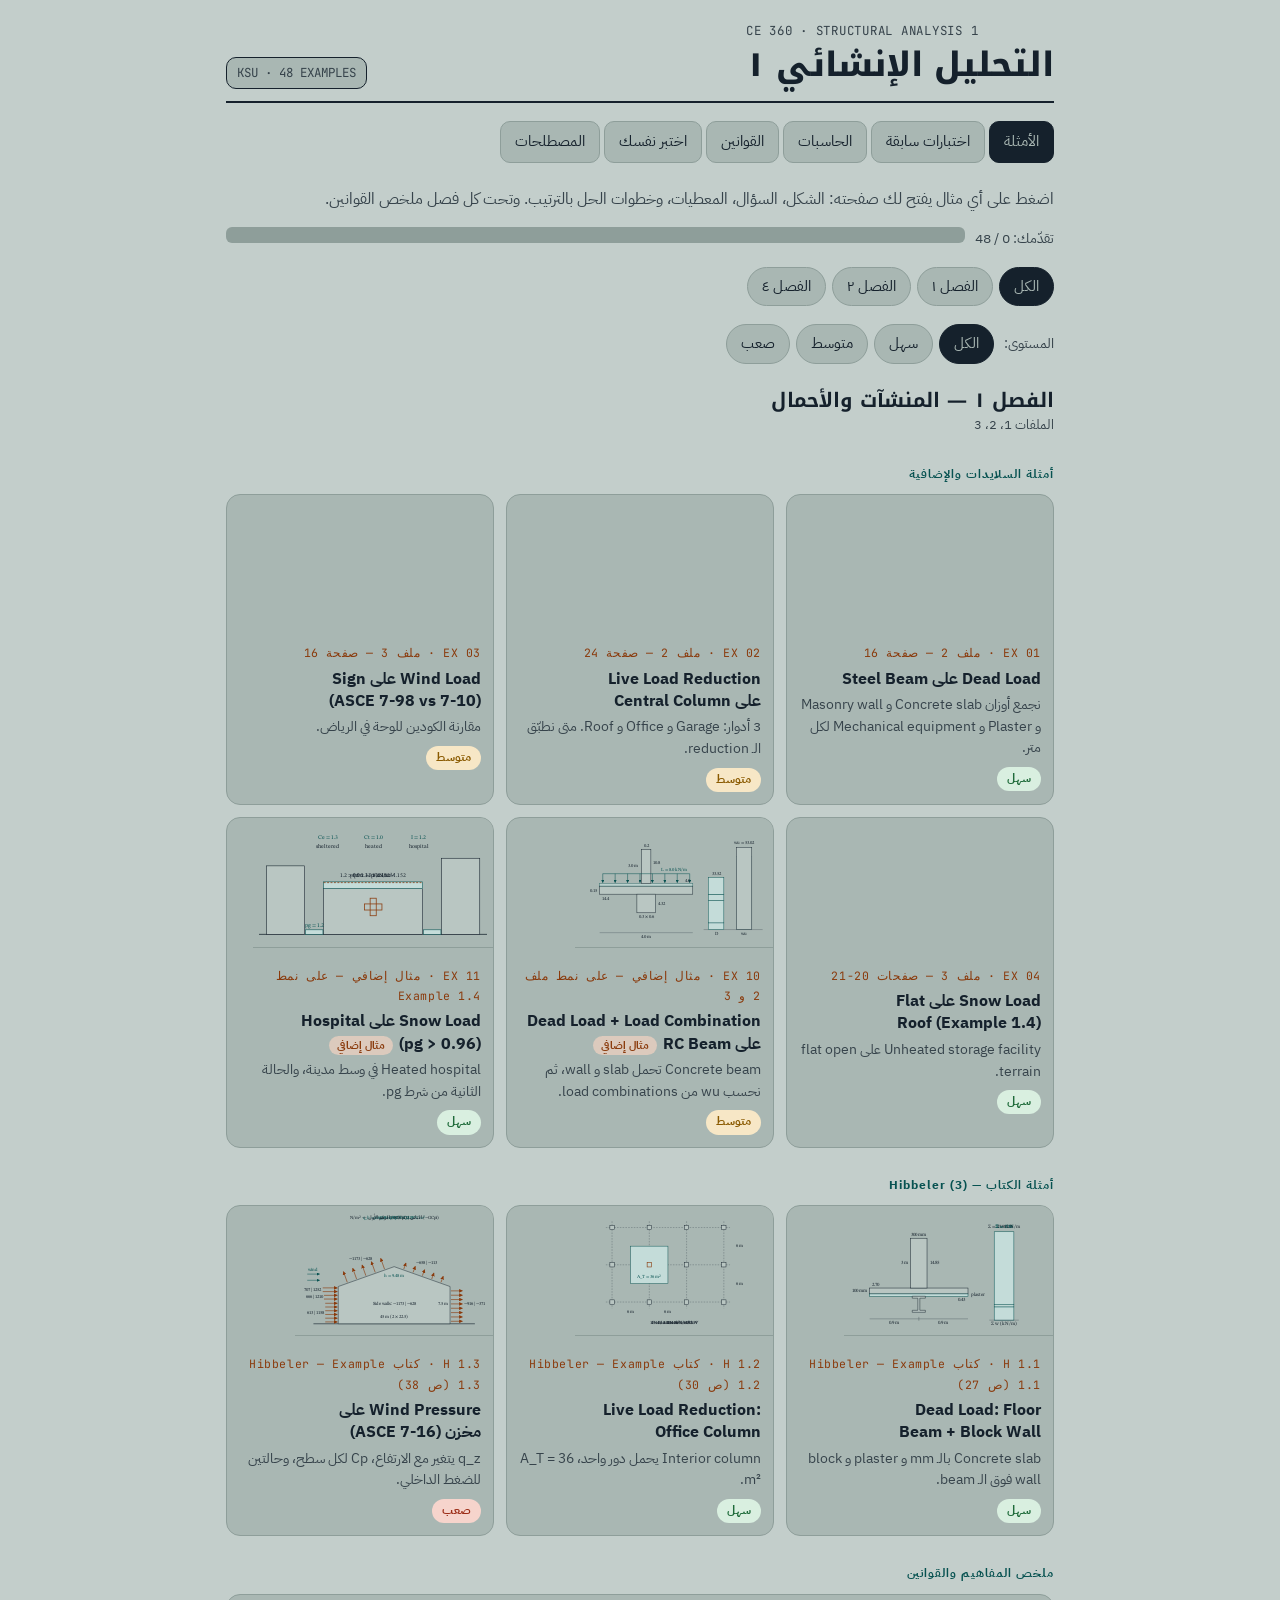
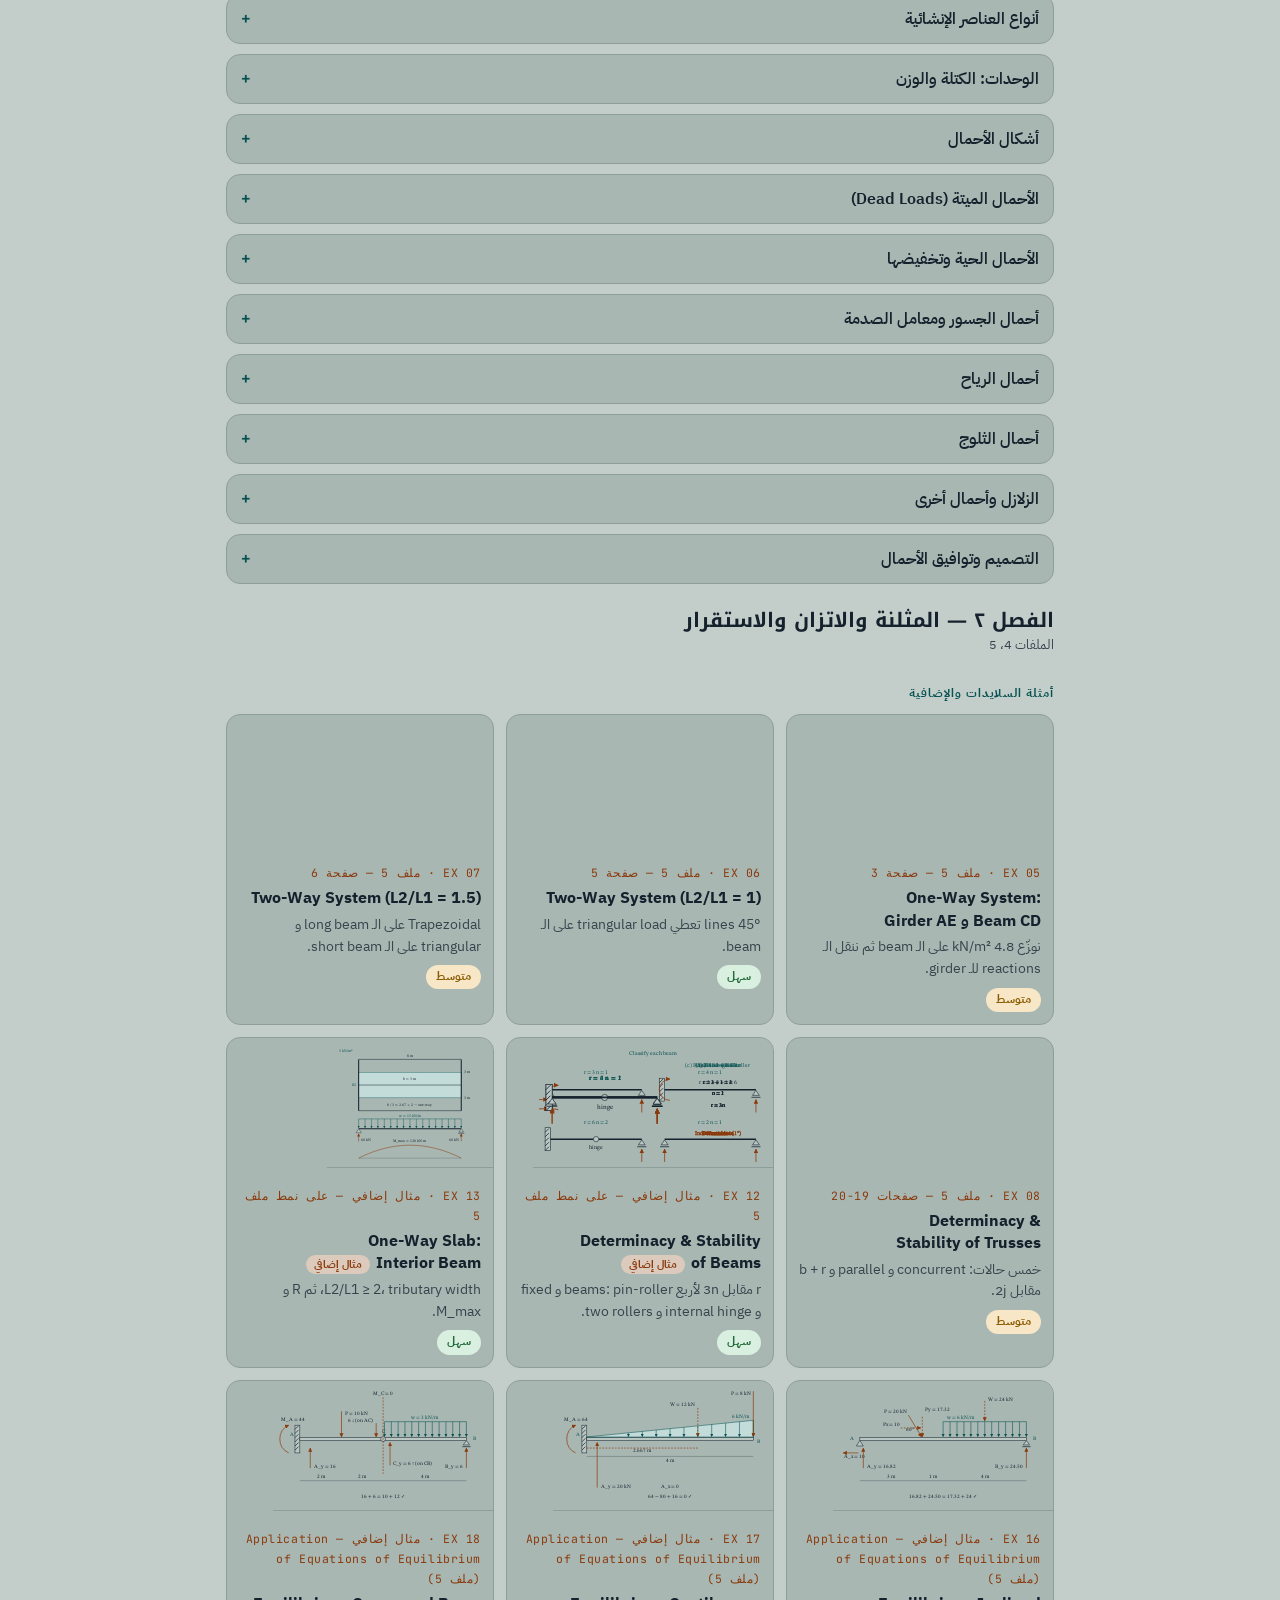
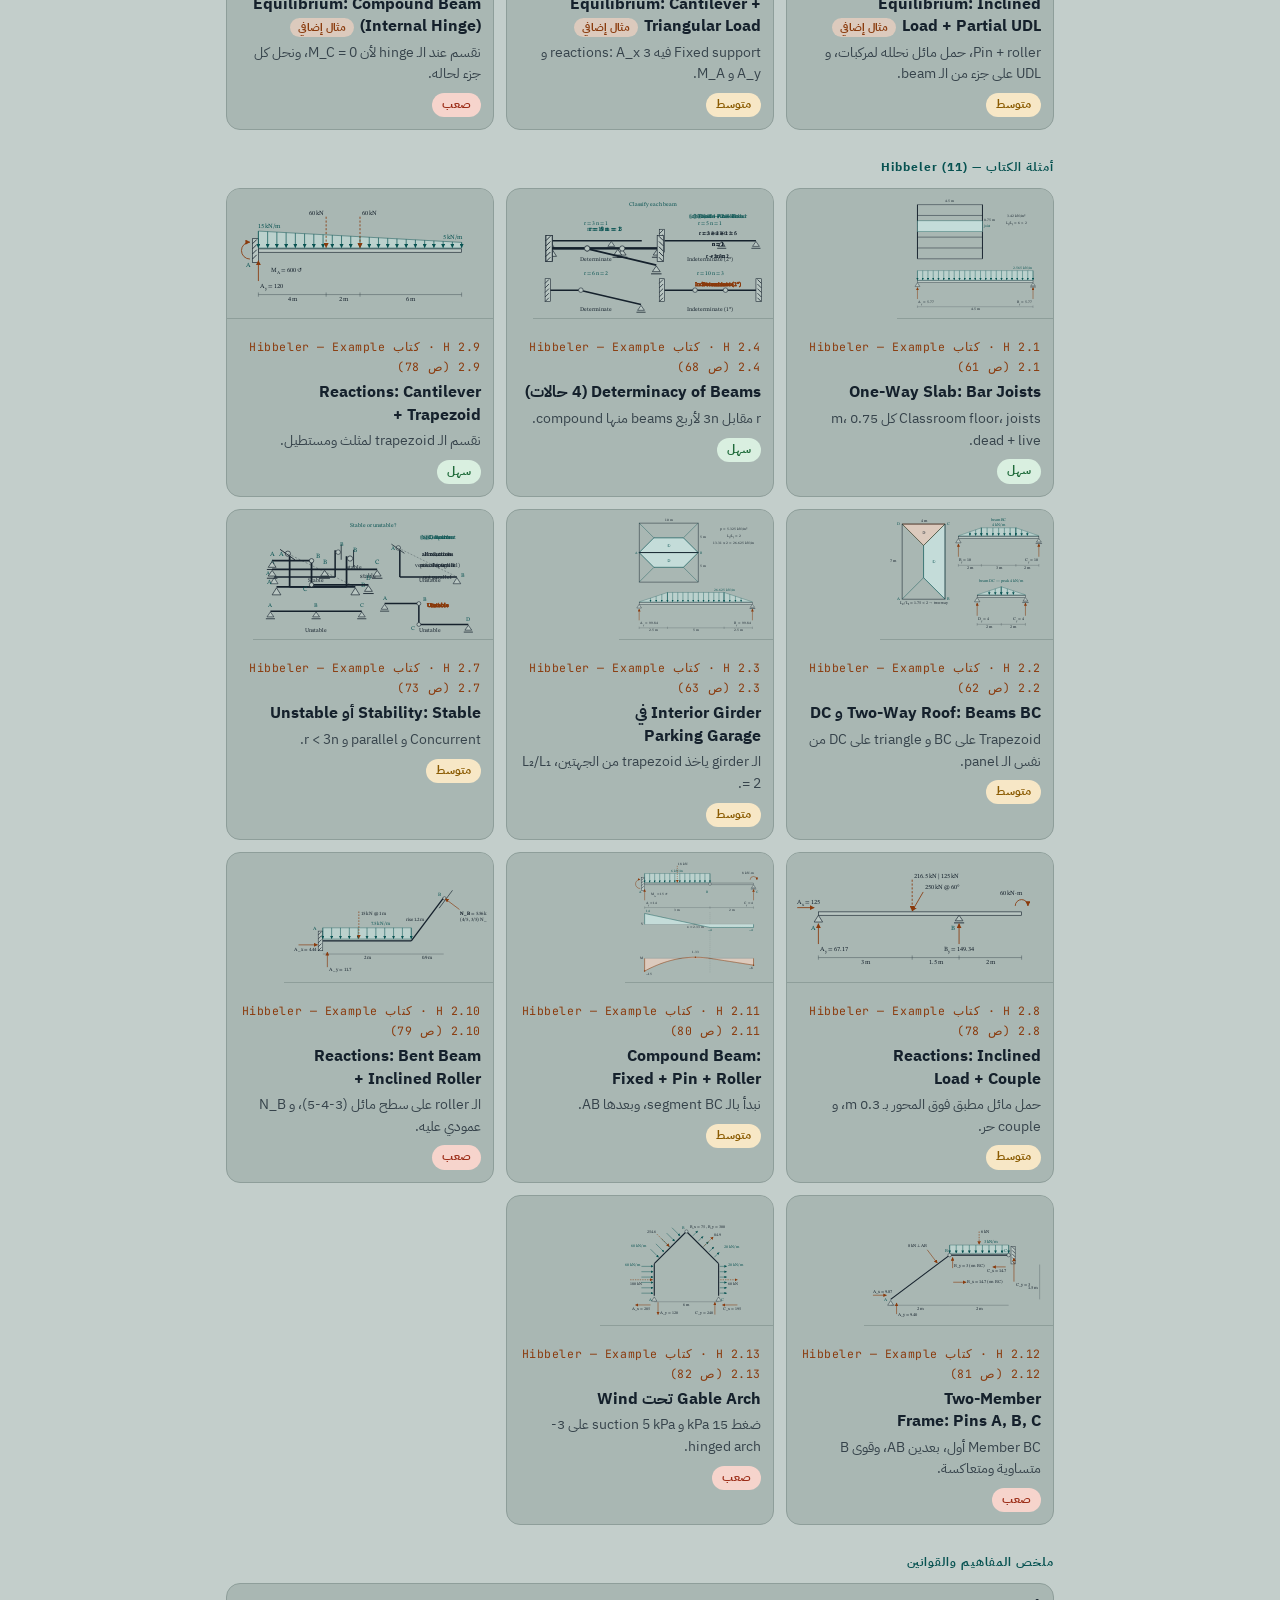
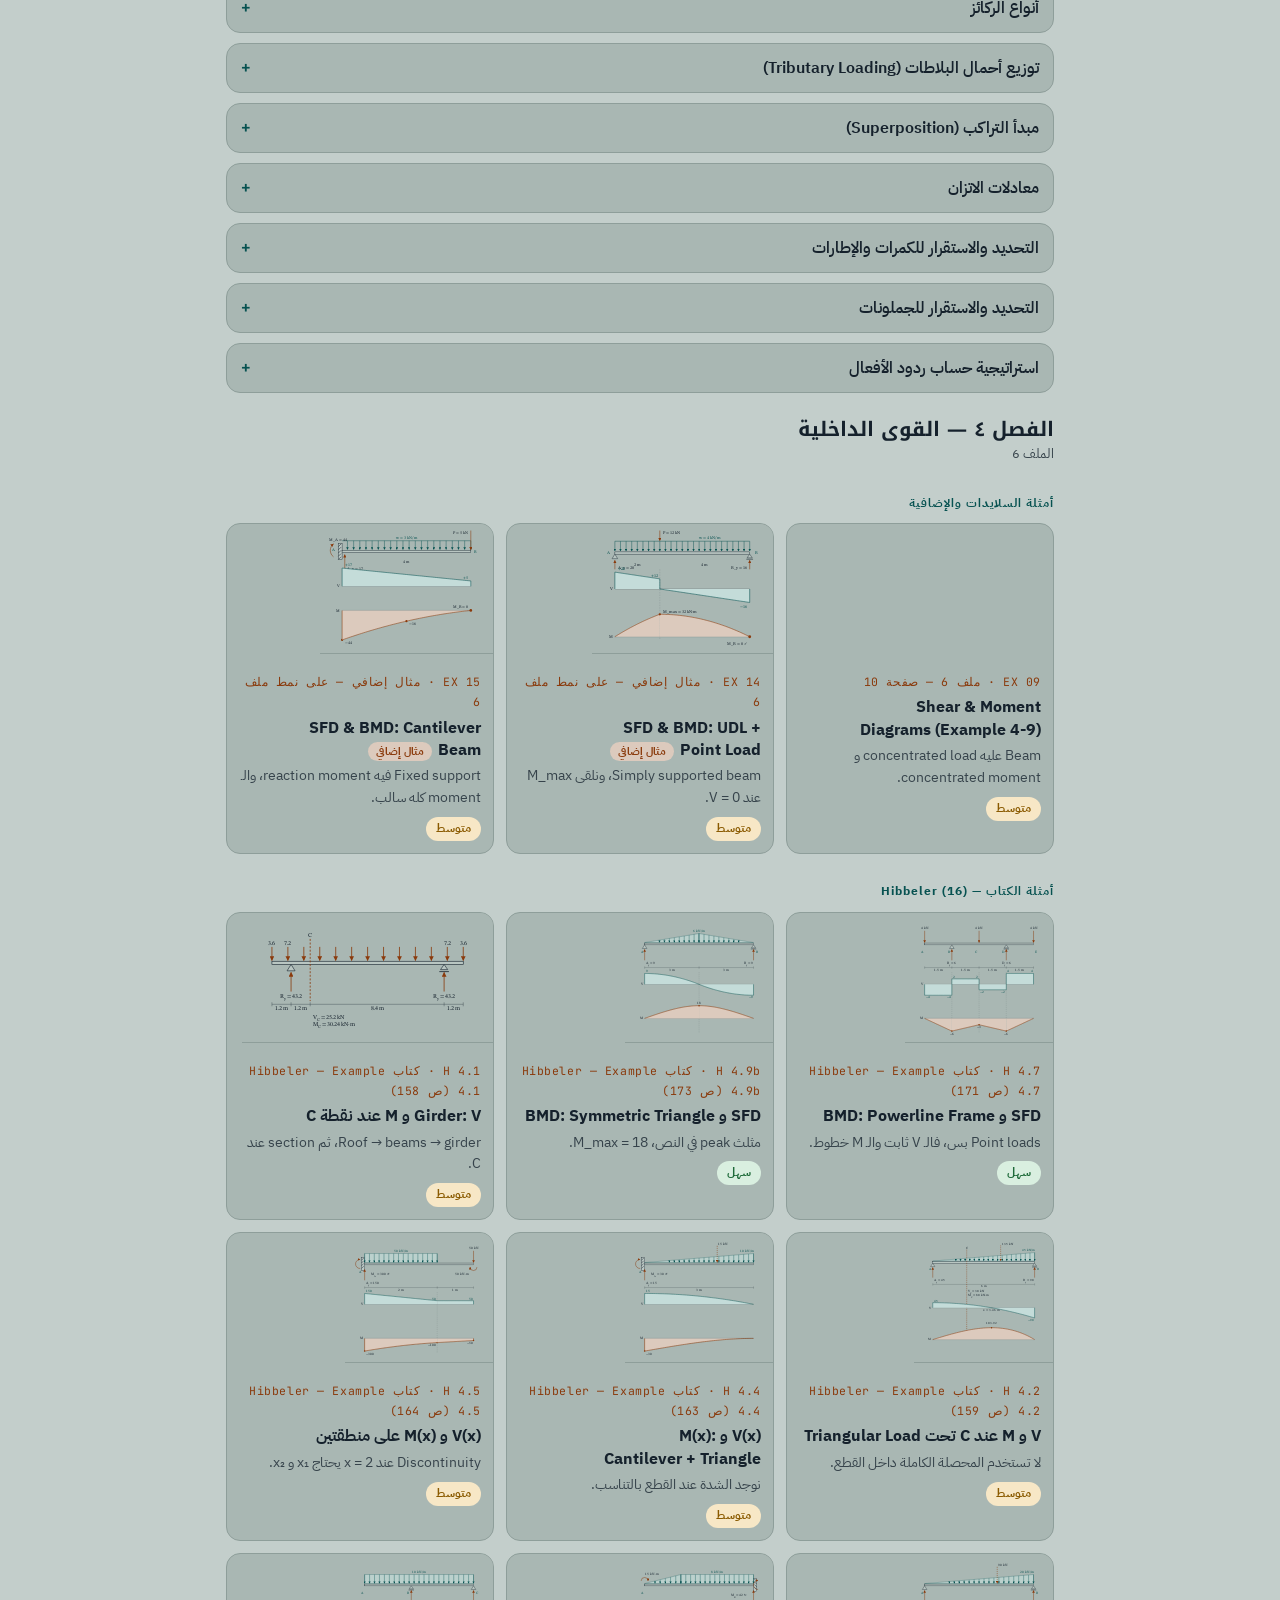
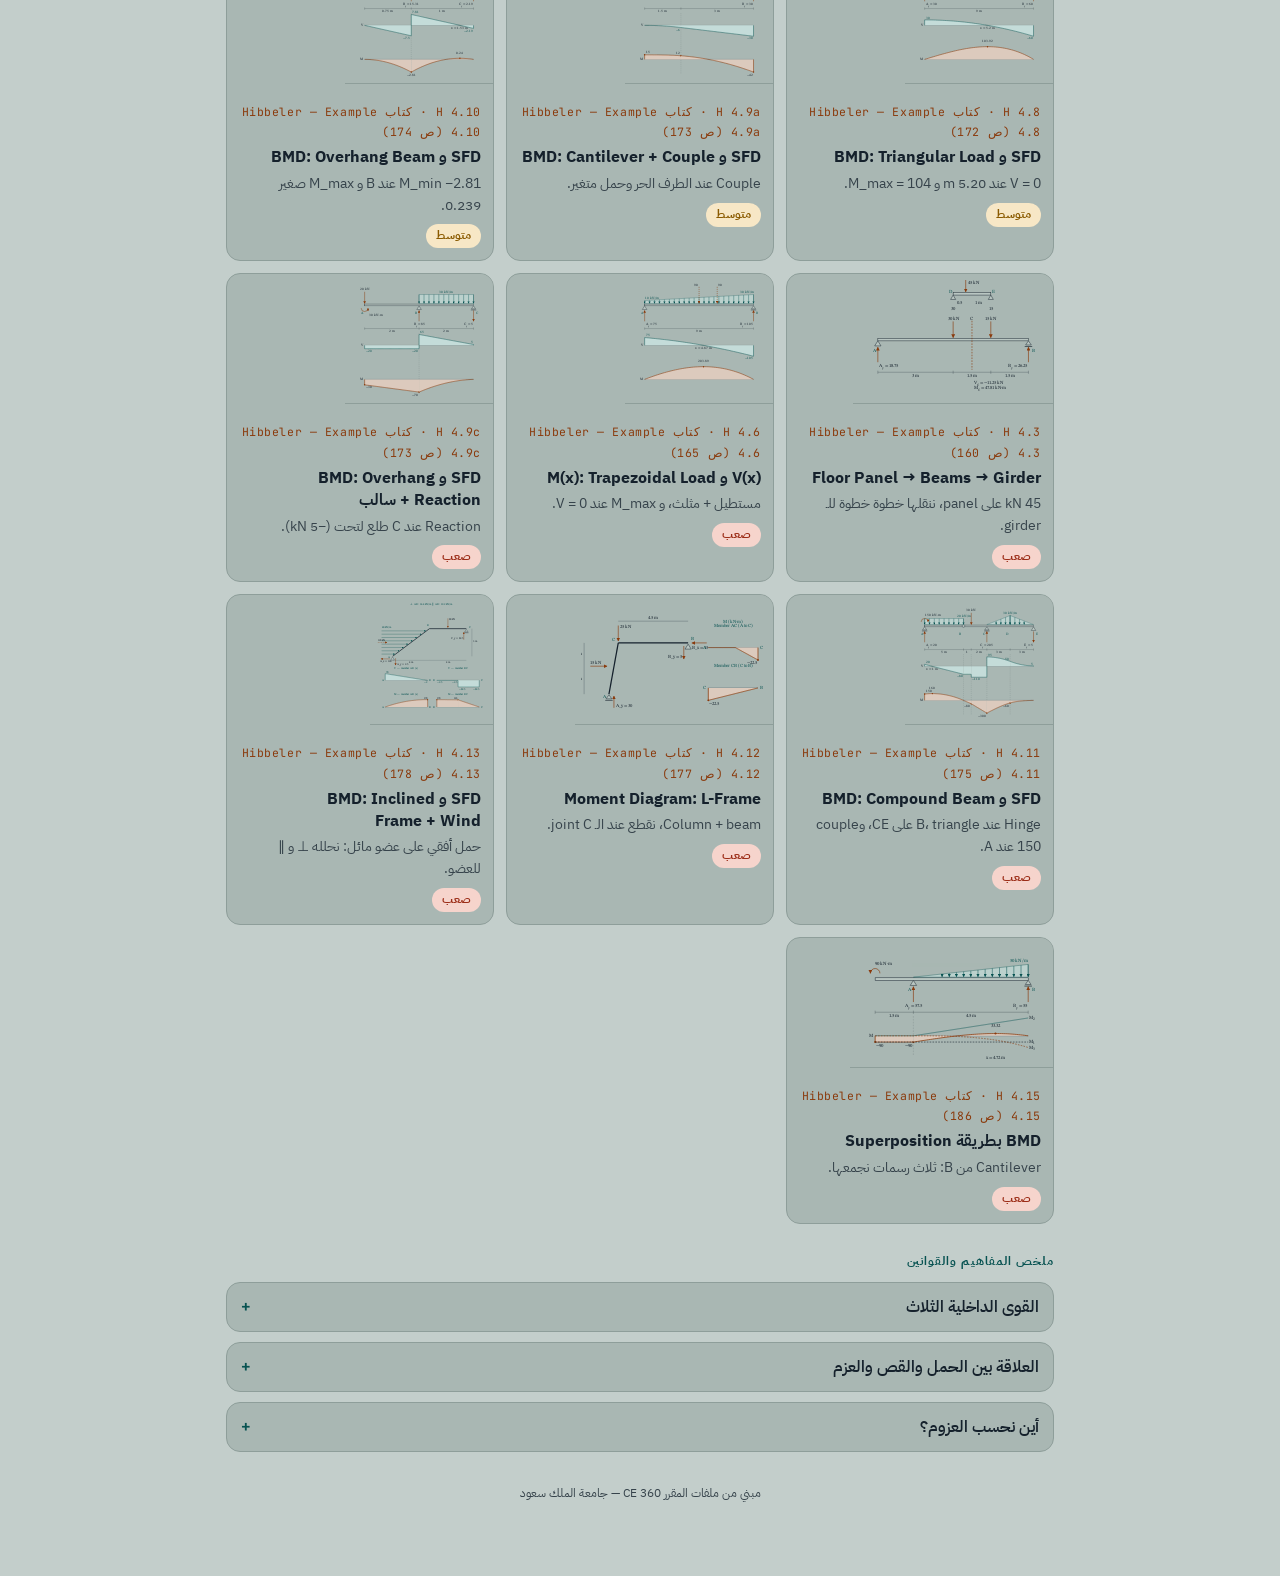
<file: docs/index.html>
<!doctype html>
<html lang="ar">
<head>
<meta charset="utf-8">
<title>CE 360 Study Hub</title>
<meta name="apple-mobile-web-app-capable" content="yes"><meta name="mobile-web-app-capable" content="yes"><meta name="apple-mobile-web-app-title" content="CE 360"><meta name="theme-color" content="#0f1716"><meta name=viewport content="width=device-width,initial-scale=1,viewport-fit=cover"><title>CE 360 Study Hub</title>
<link rel="preconnect" href="https://fonts.googleapis.com">
<link rel="stylesheet" href="https://fonts.googleapis.com/css2?family=IBM+Plex+Sans+Arabic:wght@400;500;600;700&family=Patrick+Hand&family=Noto+Kufi+Arabic:wght@600;800&family=JetBrains+Mono:wght@400;600&family=STIX+Two+Text:ital,wght@0,400;0,600;1,400&display=swap">
<link rel="stylesheet" href="css/style.css?v=729cc8b2">
</head>
<body>
<div class="wrap" id="app"></div>
<script src="js/images.js?v=04ffe481"></script>
<script src="js/app.js?v=b9d89ff2"></script>
</body>
</html>
</file>
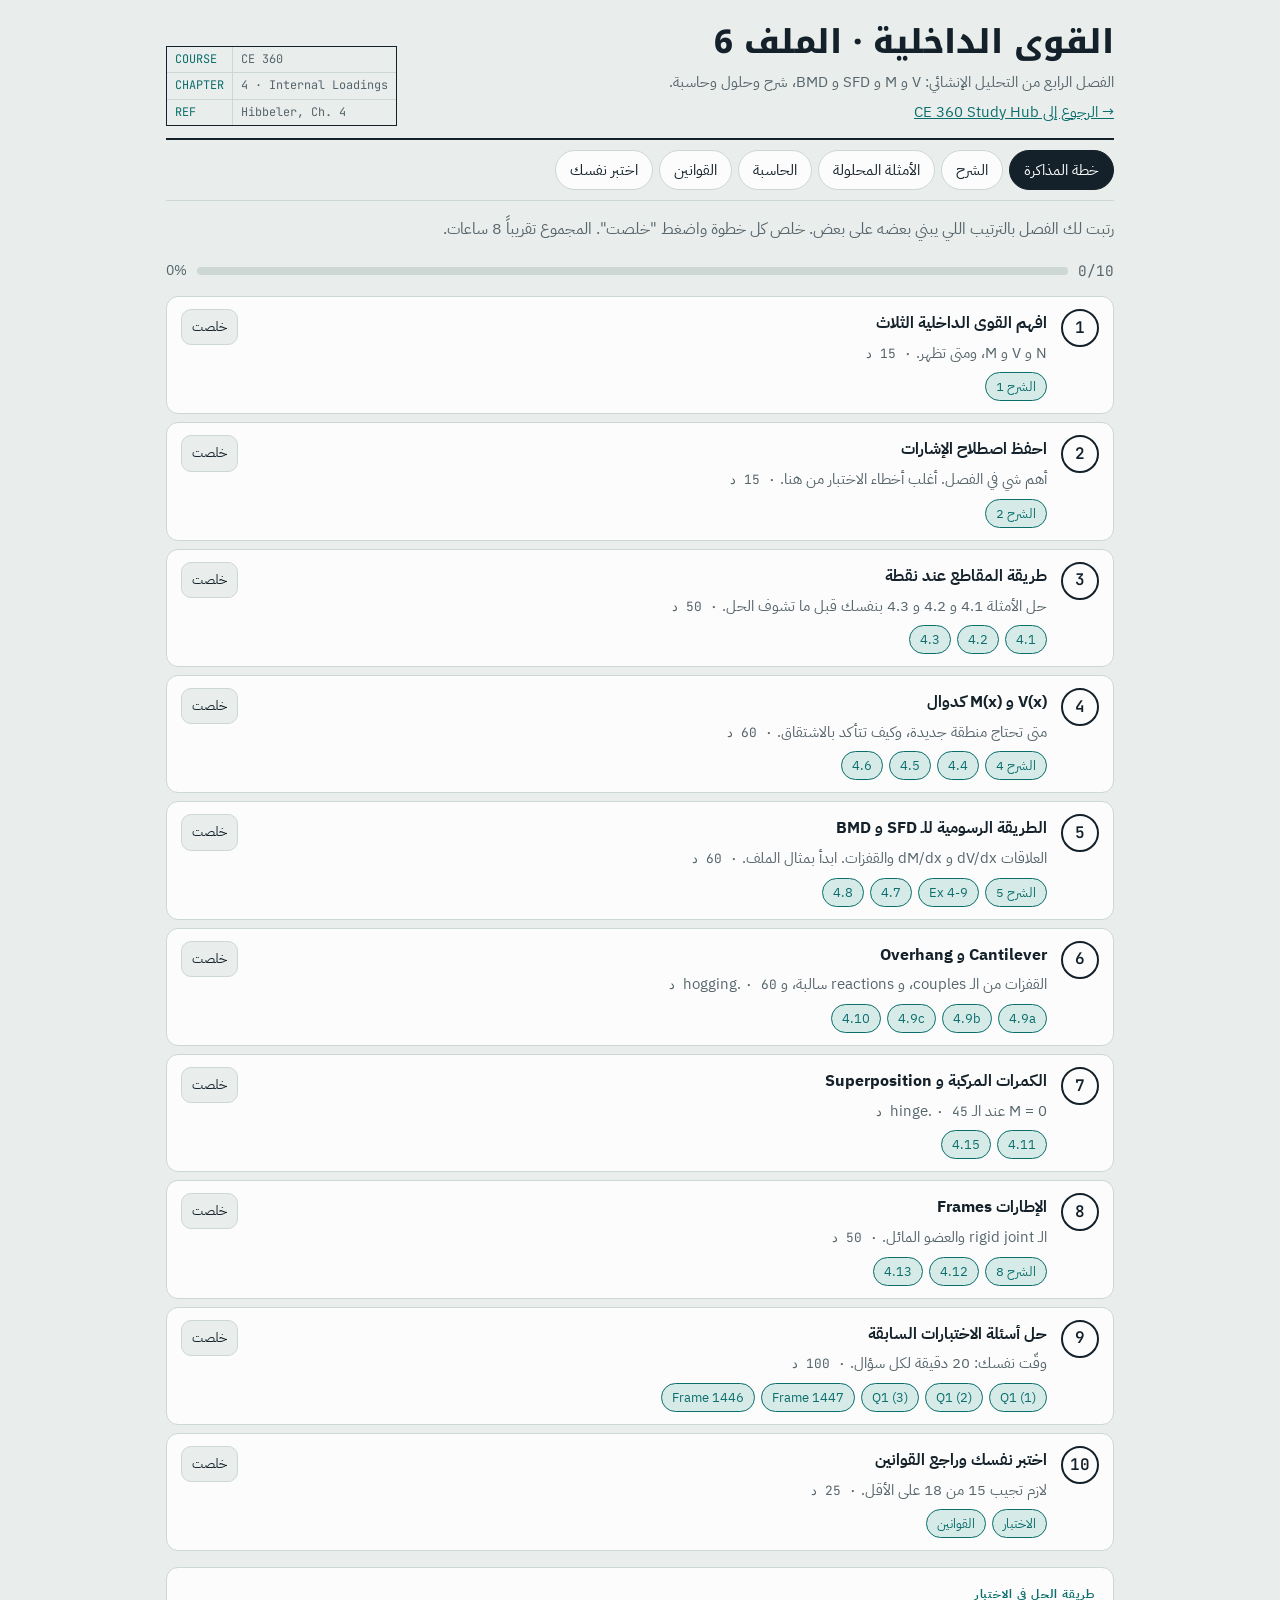
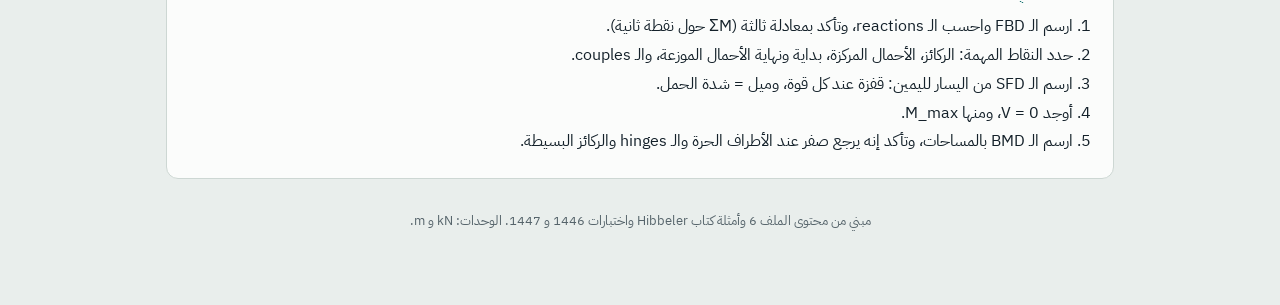
<file: docs/file6/index.html>
<!doctype html>
<html lang="ar" dir="rtl">
<head>
<meta charset="utf-8">
<meta name="viewport" content="width=device-width,initial-scale=1,viewport-fit=cover">
<meta name="description" content="برنامج مذاكرة الملف 6 من التحليل الإنشائي: القوى الداخلية، SFD و BMD، أمثلة محلولة وحاسبة.">
<style>:root{color-scheme:light;padding-top:env(safe-area-inset-top,0px);padding-bottom:env(safe-area-inset-bottom,0px)}body{margin:0}img{max-width:100%}[hidden]{display:none!important}</style>
<title>القوى الداخلية CE 360</title>
<link rel="preconnect" href="https://fonts.googleapis.com">
<link rel="stylesheet" href="https://fonts.googleapis.com/css2?family=IBM+Plex+Sans+Arabic:wght@400;500;600;700&family=Noto+Kufi+Arabic:wght@600;800&family=JetBrains+Mono:wght@400;600&family=STIX+Two+Text:wght@400;600&display=swap">
<style>
/* Layout: drafting-sheet study app. Sticky tab bar; each tab is one "sheet". V is always blue, M is always copper, loads are steel teal, reactions are red. */
:root{
  --bg:#e9eeec; --panel:#fbfcfb; --ink:#14212a; --muted:#56646b; --line:#cdd7d3; --code:#eef3f1;
  --steel:#0b6e6c; --steel-soft:#d6ebe8;
  --vcol:#1f5fa8; --vsoft:#dbe6f5; --mcol:#b0521a; --msoft:#f5e2d3; --rx:#b2362b;
  --ok:#2c7a3a; --oksoft:#dcefdf; --warn:#8a5a00; --warnsoft:#f6e8c9;
  --f-display:"Noto Kufi Arabic","IBM Plex Sans Arabic",Tahoma,sans-serif;
  --f-body:"IBM Plex Sans Arabic",Tahoma,"Segoe UI",sans-serif;
  --f-math:"STIX Two Text","Cambria Math",Cambria,"Times New Roman",serif;
  --f-mono:"JetBrains Mono",ui-monospace,Menlo,Consolas,monospace;
}
@media (prefers-color-scheme: dark){:root:not([data-theme="light"]){
  --bg:#0e1615; --panel:#152120; --ink:#e3ecea; --muted:#97a7a3; --line:#2b3b38; --code:#1b2a28;
  --steel:#4fc2bc; --steel-soft:#173634; --vcol:#7fb0ef; --vsoft:#18283f; --mcol:#f0a06a; --msoft:#3a261a; --rx:#f08a7e;
  --ok:#7fcf8c; --oksoft:#173322; --warn:#e9c46a; --warnsoft:#33290f; color-scheme:dark}}
:root[data-theme="dark"]{
  --bg:#0e1615; --panel:#152120; --ink:#e3ecea; --muted:#97a7a3; --line:#2b3b38; --code:#1b2a28;
  --steel:#4fc2bc; --steel-soft:#173634; --vcol:#7fb0ef; --vsoft:#18283f; --mcol:#f0a06a; --msoft:#3a261a; --rx:#f08a7e;
  --ok:#7fcf8c; --oksoft:#173322; --warn:#e9c46a; --warnsoft:#33290f; color-scheme:dark}
*{box-sizing:border-box}
body{background:var(--bg);color:var(--ink);font-family:var(--f-body);font-size:16px;line-height:1.8;direction:rtl}
.wrap{max-width:980px;margin:0 auto;padding-left:max(16px,env(safe-area-inset-left,0px));padding-right:max(16px,env(safe-area-inset-right,0px));padding-block:18px 60px}
h1,h2,h3,h4{font-family:var(--f-display);text-wrap:balance;line-height:1.5;margin:0}
button{font:inherit;cursor:pointer;color:inherit}
:focus-visible{outline:2px solid var(--steel);outline-offset:2px}
a{color:var(--steel)}
.ltr{direction:ltr;unicode-bidi:isolate}
.m{font-family:var(--f-math);direction:ltr;unicode-bidi:isolate}
.num{font-family:var(--f-mono);font-variant-numeric:tabular-nums}

/* header */
.top{display:flex;justify-content:space-between;align-items:flex-end;gap:12px;flex-wrap:wrap;border-bottom:2px solid var(--ink);padding-bottom:12px}
.top h1{font-size:clamp(1.45rem,5vw,2.05rem);font-weight:800}
.top p{margin:2px 0 0;color:var(--muted);font-size:.95rem}
.tblock{font-family:var(--f-mono);font-size:.74rem;color:var(--muted);border:1px solid var(--ink);direction:ltr;display:grid;grid-template-columns:auto auto}
.tblock span{padding:2px 8px;border-bottom:1px solid var(--line)}
.tblock span:nth-child(odd){border-right:1px solid var(--line);color:var(--steel)}
.tblock span:nth-last-child(-n+2){border-bottom:0}

.tabs{position:sticky;top:env(safe-area-inset-top,0px);z-index:10;background:var(--bg);display:flex;gap:6px;overflow-x:auto;padding-block:10px;margin-bottom:14px;border-bottom:1px solid var(--line)}
.tabs a{white-space:nowrap;text-decoration:none;color:var(--ink);border:1px solid var(--line);background:var(--panel);padding:6px 14px;border-radius:999px;font-size:.92rem}
.tabs a.on{background:var(--ink);color:var(--panel);border-color:var(--ink)}

.lead{color:var(--muted);margin:0 0 14px;max-width:68ch}
.sheet{background:var(--panel);border:1px solid var(--line);border-radius:12px;padding:16px 18px;min-width:0}
.stack{display:flex;flex-direction:column;gap:14px}
.eyebrow{font-size:.76rem;letter-spacing:.08em;color:var(--steel);font-weight:700}

/* study plan */
.prog{display:flex;align-items:center;gap:10px;font-size:.9rem;color:var(--muted)}
.prog .bar{flex:1;height:8px;background:var(--line);border-radius:6px;overflow:hidden}
.prog .bar i{display:block;height:100%;background:var(--ok);transition:width .3s}
.plan{list-style:none;margin:0;padding:0;display:flex;flex-direction:column;gap:8px;counter-reset:p}
.plan li{counter-increment:p;display:grid;grid-template-columns:40px 1fr auto;gap:12px;align-items:start;background:var(--panel);border:1px solid var(--line);border-radius:12px;padding:12px 14px}
.plan li::before{content:counter(p);display:grid;place-items:center;width:34px;height:34px;border-radius:50%;border:2px solid var(--ink);font-family:var(--f-mono);font-weight:600}
.plan li.done{border-color:var(--ok);background:var(--oksoft)}
.plan li.done::before{content:"✓";background:var(--ok);border-color:var(--ok);color:var(--panel)}
.plan li > div{min-width:0}
.plan b{display:block}
.plan p{margin:2px 0 6px;color:var(--muted);font-size:.92rem}
.plan .links{display:flex;flex-wrap:wrap;gap:6px}
.chip{display:inline-block;font-size:.8rem;padding:2px 10px;border-radius:999px;border:1px solid var(--steel);color:var(--steel);background:var(--steel-soft);text-decoration:none}
.tbtn{border:1px solid var(--line);background:var(--bg);border-radius:10px;padding:5px 10px;font-size:.84rem;white-space:nowrap}
.plan li.done .tbtn{border-color:var(--ok);color:var(--ok)}

/* concepts */
.cpt h2{font-size:1.15rem;display:flex;gap:10px;align-items:baseline}
.cpt h2 .n{font-family:var(--f-mono);font-size:.85rem;color:var(--steel)}
.cpt p{margin:8px 0;max-width:72ch}
.cpt ul,.cpt ol{margin:8px 0;padding-inline-start:22px}
.cpt li{margin:3px 0}
.eq{display:block;font-family:var(--f-math);direction:ltr;text-align:left;background:var(--code);border-left:3px solid var(--steel);border-radius:8px;padding:8px 12px;margin:8px 0;font-size:1.05rem;overflow-x:auto;white-space:pre-wrap}
.two{display:grid;grid-template-columns:repeat(auto-fit,minmax(260px,1fr));gap:12px;align-items:start}
.two > *{min-width:0}
.tw{overflow-x:auto}
table.t{border-collapse:collapse;width:100%;font-size:.92rem}
.t th,.t td{border:1px solid var(--line);padding:6px 9px;text-align:start;vertical-align:top}
.t th{background:var(--steel-soft);font-weight:600}
.t td.m,.t th.m{text-align:left}
.vt{color:var(--vcol);font-weight:600}.mt{color:var(--mcol);font-weight:600}
.box{border-radius:10px;padding:10px 14px}
.box.tip{background:var(--steel-soft)}
.box.warn{background:var(--warnsoft);border-inline-start:4px solid var(--warn)}

/* example cards */
.grp{margin-top:22px}
.grp h2{font-size:1.1rem;margin-bottom:4px}
.grp > p{margin:0 0 10px;color:var(--muted);font-size:.92rem}
.cards{display:grid;grid-template-columns:repeat(auto-fill,minmax(260px,1fr));gap:10px}
.card{display:flex;flex-direction:column;gap:4px;text-align:start;background:var(--panel);border:1px solid var(--line);border-radius:12px;padding:12px 14px;text-decoration:none;color:var(--ink);transition:border-color .15s,transform .15s;min-width:0}
.card:hover{border-color:var(--steel);transform:translateY(-2px)}
.card .no{font-family:var(--f-mono);font-size:.74rem;color:var(--mcol);direction:ltr;text-align:right}
.card h3{font-family:var(--f-body);font-size:1rem;font-weight:700}
.card p{margin:0;font-size:.86rem;color:var(--muted);line-height:1.65}
.card .row{display:flex;gap:6px;align-items:center;margin-top:4px}
.lvl{font-size:.72rem;font-weight:700;padding:1px 9px;border-radius:999px}
.lvl.l1{background:var(--oksoft);color:var(--ok)}.lvl.l2{background:var(--warnsoft);color:var(--warn)}.lvl.l3{background:var(--msoft);color:var(--mcol)}
.donem{font-size:.78rem;color:var(--ok);font-weight:700}
.filters{display:flex;gap:6px;flex-wrap:wrap;align-items:center;font-size:.88rem;color:var(--muted)}
.filters button{border:1px solid var(--line);background:var(--panel);border-radius:999px;padding:4px 12px;font-size:.85rem}
.filters button[aria-pressed="true"]{background:var(--ink);color:var(--panel);border-color:var(--ink)}

/* example view */
.exh{display:flex;flex-direction:column;gap:4px;border-bottom:2px solid var(--ink);padding-bottom:10px}
.exh .no{font-family:var(--f-mono);font-size:.8rem;color:var(--mcol)}
.exh h2{font-size:clamp(1.2rem,4vw,1.5rem)}
.exh .src{font-size:.82rem;color:var(--muted)}
.qtext{direction:ltr;text-align:left;font-family:var(--f-math);font-size:1.08rem;margin:0}
.given{list-style:none;margin:0;padding:0;display:grid;grid-template-columns:repeat(auto-fill,minmax(220px,1fr));gap:6px}
.given li{background:var(--code);border-radius:8px;padding:6px 10px;font-size:.92rem;min-width:0}
.fig{background:var(--panel);border:1px solid var(--line);border-radius:10px;padding:6px;overflow-x:auto}
.fig svg{display:block;width:100%;min-width:520px;height:auto}
.ctl{display:flex;gap:8px;flex-wrap:wrap}
.btn{border:1px solid var(--ink);background:var(--panel);border-radius:10px;padding:8px 14px;font-size:.92rem}
.btn.pri{background:var(--ink);color:var(--panel)}
.btn:disabled{opacity:.4;cursor:default}
.steps{list-style:none;margin:0;padding:0;display:flex;flex-direction:column;gap:10px;counter-reset:s}
.steps li{counter-increment:s;display:grid;grid-template-columns:34px 1fr;gap:12px;animation:in .3s ease}
.steps li::before{content:counter(s);display:grid;place-items:center;width:32px;height:32px;border-radius:50%;background:var(--ink);color:var(--panel);font-family:var(--f-mono);font-weight:600;font-size:.9rem}
.steps li > div{min-width:0}
.steps b{display:block}
.steps .d{color:var(--muted);font-size:.93rem;display:block}
.steps .q{display:block;margin-top:5px;font-family:var(--f-math);direction:ltr;text-align:left;background:var(--code);border-left:3px solid var(--mcol);border-radius:8px;padding:6px 12px;font-size:1.05rem;white-space:pre-wrap;overflow-x:auto}
.ans{background:var(--vsoft);border:2px solid var(--vcol);border-radius:10px;padding:12px 16px}
.ans b{color:var(--vcol);direction:ltr;unicode-bidi:isolate;display:inline-block}
.idea{background:var(--msoft);border-inline-start:4px solid var(--mcol);border-radius:10px;padding:10px 14px}
.hidden-sol{border:2px dashed var(--line);border-radius:12px;padding:18px;text-align:center;color:var(--muted)}
.exnav{display:flex;justify-content:space-between;gap:10px;flex-wrap:wrap}
.exnav a{max-width:48%;text-decoration:none;border:1px solid var(--line);background:var(--panel);border-radius:10px;padding:8px 12px;color:var(--ink);font-size:.9rem}
@keyframes in{from{opacity:.2;transform:translateY(4px)}to{opacity:1;transform:none}}

/* calculator */
.form{display:grid;grid-template-columns:repeat(auto-fill,minmax(150px,1fr));gap:8px}
.fld{display:flex;flex-direction:column;gap:2px;font-size:.82rem;color:var(--muted);min-width:0}
.fld input,.fld select{font-family:var(--f-math);font-size:1rem;padding:6px 9px;border:1px solid var(--line);background:var(--bg);color:var(--ink);border-radius:8px;direction:ltr;width:100%}
.loads{display:flex;flex-direction:column;gap:6px}
.lrow{display:grid;grid-template-columns:110px repeat(4,minmax(0,1fr)) 38px;gap:6px;align-items:end;background:var(--code);border-radius:10px;padding:8px}
.lrow .x{width:34px;height:34px;border:1px solid var(--line);background:var(--panel);border-radius:8px;font-size:1.1rem}
.presets{display:flex;flex-wrap:wrap;gap:6px;align-items:center;font-size:.86rem;color:var(--muted)}
.presets button{border:1px solid var(--steel);background:var(--steel-soft);color:var(--steel);border-radius:999px;padding:3px 11px;font-size:.82rem}
.res{display:grid;grid-template-columns:repeat(auto-fill,minmax(200px,1fr));gap:6px}
.res div{background:var(--code);border-radius:8px;padding:7px 11px;display:flex;justify-content:space-between;gap:8px;font-size:.92rem}
.res div b{font-family:var(--f-math);direction:ltr;unicode-bidi:isolate}
.res div.hi{background:var(--msoft);outline:1.5px solid var(--mcol)}
.res div.hi b{color:var(--mcol)}
.err{color:var(--rx);font-weight:600}
@media (max-width:620px){.lrow{grid-template-columns:1fr 1fr}.lrow .x{justify-self:end}}

/* svg */
.drw text{font-family:var(--f-math);font-size:14px;fill:var(--ink)}
.drw .beam{fill:var(--ink)}
.drw .sup{fill:var(--code);stroke:var(--ink);stroke-width:1.5}
.drw .k{stroke:var(--ink);stroke-width:1.5;fill:none}
.drw .ld{stroke:var(--steel);stroke-width:1.6;fill:none}
.drw .ldf{fill:var(--steel-soft);stroke:var(--steel);stroke-width:1.4}
.drw text.ldt{fill:var(--steel);font-weight:600}
.drw .rxl{stroke:var(--rx);stroke-width:2;fill:none}
.drw text.rxt{fill:var(--rx);font-weight:600}
.drw .dim{stroke:var(--muted);stroke-width:1;fill:none}
.drw text.dimt{fill:var(--muted);font-size:13px}
.drw text.lab{font-weight:600;font-size:15px}
.drw .axis{stroke:var(--ink);stroke-width:1.2}
.drw .vf{fill:var(--vsoft);stroke:none}.drw .vl{fill:none;stroke:var(--vcol);stroke-width:2.2;stroke-linejoin:round}
.drw .mf{fill:var(--msoft);stroke:none}.drw .ml{fill:none;stroke:var(--mcol);stroke-width:2.2;stroke-linejoin:round}
.drw text.vt{fill:var(--vcol);font-weight:600;font-size:13px}.drw text.mt{fill:var(--mcol);font-weight:600;font-size:13px}
.drw text.ph{font-family:var(--f-body);font-size:13px;fill:var(--muted)}
.drw .grid{stroke:var(--line);stroke-width:1;stroke-dasharray:3 4}
.drw .dotv{fill:var(--vcol)}.drw .dotm{fill:var(--mcol)}
.drw .mk-ld{fill:var(--steel)}.drw .mk-rx{fill:var(--rx)}
.drw .hinge{fill:var(--panel);stroke:var(--ink);stroke-width:2}

/* formulas, quiz */
.fcards{display:grid;grid-template-columns:repeat(auto-fill,minmax(290px,1fr));gap:10px}
.fcard{background:var(--panel);border:1px solid var(--line);border-radius:12px;padding:12px 14px;min-width:0}
.fcard h3{font-size:1rem;color:var(--steel);margin-bottom:4px}
.fcard ul{margin:4px 0;padding-inline-start:18px}
.fcard.warn{background:var(--warnsoft);border-color:var(--warn)}
.fcard.warn h3{color:var(--warn)}
.score{position:sticky;top:calc(env(safe-area-inset-top,0px) + 58px);z-index:5;display:inline-flex;gap:10px;background:var(--ink);color:var(--panel);border-radius:10px;padding:6px 14px;margin-bottom:10px;font-size:.92rem}
.qc{background:var(--panel);border:1px solid var(--line);border-radius:12px;padding:12px 14px}
.qc .qq{margin:0 0 8px;font-weight:600}
.qc .qq .num{color:var(--mcol);font-size:.8rem;margin-inline-end:6px}
.opts{display:grid;grid-template-columns:repeat(auto-fill,minmax(190px,1fr));gap:6px}
.opts button{border:1px solid var(--line);background:var(--bg);border-radius:10px;padding:8px 10px;text-align:start}
.opts button.right{background:var(--oksoft);border-color:var(--ok);color:var(--ok);font-weight:700}
.opts button.wrong{background:var(--msoft);border-color:var(--mcol);color:var(--mcol)}
.opts button:disabled{cursor:default}
.why{margin:8px 0 0;font-size:.92rem;color:var(--muted);border-inline-start:3px solid var(--steel);padding-inline-start:10px}
.foot{margin-top:30px;font-size:.8rem;color:var(--muted);text-align:center}
@media (prefers-reduced-motion:reduce){.card,.prog .bar i{transition:none}.steps li{animation:none}}
</style>
</head>
<body>

<div class="wrap">
  <header class="top">
    <div>
      <h1>القوى الداخلية · الملف 6</h1>
      <p>الفصل الرابع من التحليل الإنشائي: V و M و SFD و BMD، شرح وحلول وحاسبة.</p>
      <p><a href="../">→ الرجوع إلى CE 360 Study Hub</a></p>
    </div>
    <div class="tblock" aria-label="بطاقة المقرر"><span>COURSE</span><span>CE 360</span><span>CHAPTER</span><span>4 · Internal Loadings</span><span>REF</span><span>Hibbeler, Ch. 4</span></div>
  </header>
  <nav class="tabs" id="tabs"></nav>
  <main id="app"></main>
  <p class="foot">مبني من محتوى الملف 6 وأمثلة كتاب Hibbeler واختبارات 1446 و 1447. الوحدات: kN و m.</p>
</div>

<script>
/*SOLVER*/
const EPS=1e-9;
function fmt(v,n=2){if(!isFinite(v))return'—';let r=Math.round(v*10**n)/10**n;if(Math.abs(r)<1e-9)r=0;return String(r).replace('-','−')}
// spec: {L, sup:[{x,t:'pin'|'roller'|'fixed',lab}], loads:[{k:'P',x,v}|{k:'M',x,v}|{k:'w',a,b,w1,w2}], R:[{x,F,C,lab}] optional}
// P: v>0 downward. M: v>0 clockwise. w: >0 downward. F: >0 upward. C: >0 clockwise.
function solve(spec){
  const forces=[],couples=[],dists=[],reac=[];
  for(const l of spec.loads){
    if(l.k==='P')forces.push({x:l.x,F:-l.v});
    else if(l.k==='M')couples.push({x:l.x,C:l.v});
    else if(l.k==='w'&&l.b>l.a)dists.push({a:l.a,b:l.b,w1:l.w1,w2:l.w2});
  }
  // resultant force (down) and its moment about point p (ccw +) from all applied loads
  const tot=p=>{let F=0,Mo=0;
    forces.forEach(f=>{F+=-f.F;Mo+=f.F*(f.x-p)});
    couples.forEach(c=>{Mo+=-c.C});
    dists.forEach(d=>{const len=d.b-d.a,W=(d.w1+d.w2)/2*len;if(!W&&!d.w1&&!d.w2)return;
      const xc=W?d.a+len*(d.w1+2*d.w2)/(3*(d.w1+d.w2)):d.a;F+=W;Mo+=-W*(xc-p)});
    return{F,Mo}};
  if(spec.R){spec.R.forEach(r=>{if(r.F)forces.push({x:r.x,F:r.F});if(r.C)couples.push({x:r.x,C:r.C});reac.push(r)});}
  else{
    const fx=spec.sup.filter(s=>s.t==='fixed'),sp=spec.sup.filter(s=>s.t!=='fixed');
    if(fx.length===1&&sp.length===0){const s=fx[0],t=tot(s.x);
      // Ry up = total down load; reaction couple ccw Mr balances: Mr + t.Mo = 0
      const Ry=t.F,Mr=-t.Mo;forces.push({x:s.x,F:Ry});couples.push({x:s.x,C:-Mr});
      reac.push({x:s.x,F:Ry,C:-Mr,lab:s.lab});
    }else if(fx.length===0&&sp.length===2){const[a,b]=sp.slice().sort((p,q)=>p.x-q.x);
      if(Math.abs(b.x-a.x)<EPS)return{err:'الركيزتين في نفس المكان.'};
      const t=tot(a.x),Rb=-t.Mo/(b.x-a.x),Ra=t.F-Rb;
      forces.push({x:a.x,F:Ra},{x:b.x,F:Rb});reac.push({x:a.x,F:Ra,lab:a.lab},{x:b.x,F:Rb,lab:b.lab});
    }else return{err:'الحاسبة تحل كمرة determinate بس: ركيزتين (pin و roller) أو fixed وحدة.'};
  }
  const sys={spec,forces,couples,dists,reac};
  sys.VM=(x,side)=>{const inc=xi=>side<0?xi<x-EPS:xi<=x+EPS;let V=0,M=0;
    for(const f of forces)if(inc(f.x)){V+=f.F;M+=f.F*(x-f.x)}
    for(const c of couples)if(inc(c.x))M+=c.C;
    for(const d of dists)if(d.a<x){const e=Math.min(x,d.b),len=e-d.a,k=(d.w2-d.w1)/(d.b-d.a),d0=x-d.a;
      V-=d.w1*len+k*len*len/2;M-=d.w1*(d0*len-len*len/2)+k*(d0*len*len/2-len**3/3)}
    return{V,M}};
  const L=spec.L,ks=new Set([0,L]);
  (spec.sup||[]).forEach(s=>ks.add(s.x));(spec.R||[]).forEach(r=>ks.add(r.x));
  spec.loads.forEach(l=>{if(l.k==='w'){ks.add(l.a);ks.add(l.b)}else ks.add(l.x)});
  (spec.hinges||[]).forEach(h=>ks.add(h));
  sys.keys=[...ks].filter(x=>x>=-EPS&&x<=L+EPS).sort((p,q)=>p-q).filter((x,i,a)=>i===0||x-a[i-1]>1e-7);
  // V = 0 inside intervals (where V is continuous)
  sys.roots=[];
  for(let i=0;i<sys.keys.length-1;i++){const a=sys.keys[i],b=sys.keys[i+1],N=200;let x0=a+1e-7,v0=sys.VM(x0,1).V;
    for(let j=1;j<=N;j++){const x1=a+(b-a)*j/N-(j===N?1e-7:0),v1=sys.VM(x1,-1).V;
      if(Math.abs(v1)<=1e-9&&j<N&&Math.abs(v0)>1e-9){sys.roots.push(x1);x0=x1;v0=v1;continue}
      if(Math.abs(v0)<=1e-9)v0=sys.VM(x0-1e-6,1).V;
      if(Math.abs(v0)>1e-9&&Math.abs(v1)>1e-9&&v0*v1<0&&!sys.roots.some(r=>Math.abs(r-x0)<1e-5)){let lo=x0,hi=x1;for(let t=0;t<60;t++){const m=(lo+hi)/2;if(sys.VM(lo,1).V*sys.VM(m,1).V<=0)hi=m;else lo=m}sys.roots.push((lo+hi)/2)}
      x0=x1;v0=v1}}
  // extreme moments
  let mx={v:-Infinity},mn={v:Infinity};
  const pts=[];sys.keys.forEach(x=>{pts.push([x,x>0?-1:1]);pts.push([x,x<L?1:-1])});sys.roots.forEach(x=>pts.push([x,1]));
  pts.forEach(([x,s])=>{const M=sys.VM(x,s).M;if(M>mx.v)mx={v:M,x};if(M<mn.v)mn={v:M,x}});
  sys.Mmax=mx;sys.Mmin=mn;
  let vmx=0;sys.keys.forEach(x=>[-1,1].forEach(s=>{const V=sys.VM(x,s).V;if(Math.abs(V)>Math.abs(vmx))vmx=V}));sys.Vabs=vmx;
  return sys;
}
/*END*/

/* ---------- drawing ---------- */
const svgT=(x,y,s,c='',a='middle')=>`<text x="${(+x).toFixed(1)}" y="${(+y).toFixed(1)}" text-anchor="${a}" class="${c}">${s}</text>`;
const svgL=(x1,y1,x2,y2,c,ex='')=>`<line x1="${(+x1).toFixed(1)}" y1="${(+y1).toFixed(1)}" x2="${(+x2).toFixed(1)}" y2="${(+y2).toFixed(1)}" class="${c}" ${ex}/>`;
const AR=(x1,y1,x2,y2,c)=>svgL(x1,y1,x2,y2,c,`marker-end="url(#m-${c==='rxl'?'rx':'ld'})"`);
const DEFS=`<defs>${[['ld','mk-ld'],['rx','mk-rx']].map(([i,c])=>`<marker id="m-${i}" viewBox="0 0 10 10" refX="9" refY="5" markerWidth="7" markerHeight="7" orient="auto-start-reverse"><path d="M0,0 L10,5 L0,10 z" class="${c}"/></marker>`).join('')}</defs>`;
function arc(cx,cy,r,cw,c){return cw?`<path d="M${cx-r*.7},${cy+r*.7} A${r},${r} 0 1,1 ${cx-r*.7},${cy-r*.7}" class="${c}" marker-end="url(#m-${c==='rxl'?'rx':'ld'})"/>`:`<path d="M${cx+r*.7},${cy+r*.7} A${r},${r} 0 1,0 ${cx+r*.7},${cy-r*.7}" class="${c}" marker-end="url(#m-${c==='rxl'?'rx':'ld'})"/>`}

function drawBeam(sys,opt={}){
  const spec=sys.spec,L=spec.L,W=780,ml=64,mr=64,pw=W-ml-mr,X=x=>ml+x*pw/L;
  let s='';const by=118;
  // distributed loads
  const ws=spec.loads.filter(l=>l.k==='w');const wmax=Math.max(1e-9,...ws.map(l=>Math.max(Math.abs(l.w1),Math.abs(l.w2))));
  const wlab=[];
  ws.forEach(l=>{const top=x=>{const w=l.w1+(l.w2-l.w1)*(x-l.a)/(l.b-l.a);return by-8-44*Math.abs(w)/wmax};
    s+=`<polygon points="${X(l.a)},${by-8} ${X(l.a)},${top(l.a)} ${X(l.b)},${top(l.b)} ${X(l.b)},${by-8}" class="ldf" opacity=".85"/>`;
    const n=Math.max(2,Math.round((X(l.b)-X(l.a))/26));
    for(let i=0;i<=n;i++){const x=l.a+(l.b-l.a)*i/n,yt=top(x);if(by-8-yt>9)s+=AR(X(x),yt,X(x),by-7,'ld')}
    if(Math.abs(l.w1-l.w2)<1e-9)wlab.push([X((l.a+l.b)/2),top(l.a)-8,`${fmt(l.w1)} kN/m`]);
    else{if(Math.abs(l.w1)>1e-9)wlab.push([X(l.a)+4,top(l.a)-8,`${fmt(l.w1)} kN/m`,'start']);if(Math.abs(l.w2)>1e-9)wlab.push([X(l.b)-4,top(l.b)-8,`${fmt(l.w2)} kN/m`,'end'])}
  });
  // beam
  s+=`<rect x="${X(0)}" y="${by-5}" width="${pw}" height="10" class="beam" rx="1"/>`;
  (spec.hinges||[]).forEach(h=>s+=`<circle cx="${X(h)}" cy="${by}" r="6" class="hinge"/>`);
  // supports
  (spec.sup||[]).forEach(su=>{const x=X(su.x);
    if(su.t==='pin')s+=`<polygon points="${x},${by+5} ${x-11},${by+24} ${x+11},${by+24}" class="sup"/>`+svgL(x-16,by+24,x+16,by+24,'k');
    else if(su.t==='roller')s+=`<polygon points="${x},${by+5} ${x-10},${by+19} ${x+10},${by+19}" class="sup"/><circle cx="${x-6}" cy="${by+23}" r="3.5" class="sup"/><circle cx="${x+6}" cy="${by+23}" r="3.5" class="sup"/>`+svgL(x-16,by+27,x+16,by+27,'k');
    else{const d=su.x<L/2?-1:1;s+=svgL(x,by-34,x,by+34,'k','stroke-width="3"');for(let i=0;i<7;i++){const y=by-30+i*10;s+=svgL(x,y,x+d*10,y+8,'k')}}
  });
  // point loads and couples
  const placed=[];
  spec.loads.forEach(l=>{if(l.k==='P'){const x=X(l.x);if(l.v>=0){s+=AR(x,by-76,x,by-7,'ld');placed.push([x+5,by-80,`${fmt(Math.abs(l.v))} kN`,'start'])}else{s+=AR(x,by+64,x,by+7,'ld');s+=svgT(x+5,by+68,`${fmt(-l.v)} kN`,'ldt','start')}}
    else if(l.k==='M'){const x=X(l.x);s+=arc(x,by,22,l.v>0,'ld');placed.push([x,by-30,`${fmt(Math.abs(l.v))} kN·m`])}});
  wlab.forEach(w=>placed.push(w));
  // nudge colliding load labels upward
  const done=[];placed.forEach(p=>{let y=p[1];for(let k=0;k<4&&done.some(d=>Math.abs(d[0]-p[0])<70&&Math.abs(d[1]-y)<15);k++)y-=16;done.push([p[0],y]);s+=svgT(p[0],y,p[2],'ldt',p[3]||'middle')});
  // reactions
  if(opt.react){sys.reac.forEach(r=>{const x=X(r.x);
    if(Math.abs(r.F)>1e-9){const up=r.F>0;s+=up?AR(x,by+92,x,by+34,'rxl'):AR(x,by+34,x,by+92,'rxl');s+=svgT(x+7,by+92,`${fmt(Math.abs(r.F))}`,'rxt','start')}
    if(r.C&&Math.abs(r.C)>1e-9){s+=arc(x,by,34,r.C>0,'rxl');s+=svgT(x+(r.x<L/2?40:-40),by-34,`${fmt(Math.abs(r.C))}`,'rxt',r.x<L/2?'start':'end')}})}
  // labels and dimensions
  const ry=opt.react?by+112:by+52;
  (spec.pts||[]).forEach(p=>s+=svgT(X(p.x),ry,p.t,'lab'));
  const dy=ry+24,dk=sys.keys;
  s+=svgL(X(0),dy,X(L),dy,'dim');
  dk.forEach(x=>s+=svgL(X(x),dy-6,X(x),dy+6,'dim'));
  for(let i=0;i<dk.length-1;i++){const a=dk[i],b=dk[i+1];if(X(b)-X(a)>30)s+=svgT((X(a)+X(b))/2,dy-5,`${fmt(b-a)} m`,'dimt')}
  let H=dy+20;
  if(opt.diag){
    const panel=(kind)=>{const top=H+18,h=150,base=top+h/2,cls=kind==='V'?'v':'m';
      const f=(x,sd)=>sys.VM(x,sd)[kind];
      let mxv=0;const samples=[];
      for(let i=0;i<dk.length-1;i++){const a=dk[i],b=dk[i+1],N=48;for(let j=0;j<=N;j++){const x=a+(b-a)*j/N,sd=j===0?1:j===N?-1:1;const v=f(x,sd);samples.push([x,v]);mxv=Math.max(mxv,Math.abs(v))}}
      mxv=mxv||1;const Y=v=>base-v/mxv*(h/2-14);
      let g=svgL(X(0),base,X(L),base,'axis');
      dk.forEach(x=>g+=svgL(X(x),top,X(x),top+h,'grid'));
      const pts=samples.map(([x,v])=>`${X(x).toFixed(1)},${Y(v).toFixed(1)}`);
      g+=`<polygon points="${X(0)},${base} ${pts.join(' ')} ${X(L)},${base}" class="${cls}f"/>`;
      g+=`<polyline points="${X(0)},${base} ${pts.join(' ')} ${X(L)},${base}" class="${cls}l"/>`;
      g+=svgT(ml-14,base+5,kind,`${cls}t`,'end');g+=svgT(ml-14,base+20,kind==='V'?'kN':'kN·m','ph','end');
      // value labels
      const lab=[];const add=(x,v,anchor)=>{if(Math.abs(v)<1e-6)return;const px=X(x)+(anchor==='end'?-4:anchor==='start'?4:0);let py=v>0?Y(v)-6:Y(v)+16;
        if(lab.some(q=>Math.abs(q[0]-px)<44&&Math.abs(q[1]-py)<14&&q[2]===fmt(v)))return;
        for(let k=0;k<3&&lab.some(q=>Math.abs(q[0]-px)<44&&Math.abs(q[1]-py)<14);k++)py+=v>0?-14:14;
        lab.push([px,py,fmt(v)]);g+=svgT(px,py,fmt(v),`${cls}t`,anchor)};
      dk.forEach((x,i)=>{const vl=i>0?f(x,-1):null,vr=i<dk.length-1?f(x,1):null;
        if(vl!=null&&vr!=null&&Math.abs(vl-vr)>1e-6){add(x,vl,'end');add(x,vr,'start')}
        else{const v=vl!=null?vl:vr;add(x,v,i===0?'start':i===dk.length-1?'end':'middle')}});
      if(kind==='V')sys.roots.forEach(x=>{g+=`<circle cx="${X(x)}" cy="${base}" r="4" class="dotv"/>`+svgT(X(x),base+(f(x-0.01,1)>0?18:-8),`x=${fmt(x)}`,'vt')});
      else sys.roots.forEach(x=>{const v=f(x,1);g+=`<circle cx="${X(x)}" cy="${Y(v)}" r="4" class="dotm"/>`;add(x,v,'middle')});
      H=top+h;return g};
    s+=panel('V');s+=panel('M');H+=10;
  }
  return `<svg class="drw" viewBox="0 0 ${W} ${H}" role="img" aria-label="رسم الكمرة${opt.diag?' مع مخطط القص والعزم':''}" direction="ltr">${DEFS}${s}</svg>`;
}
function reacText(sys){return sys.reac.map(r=>{const lab=r.lab||'R';let t='';
  if(Math.abs(r.F)>1e-9)t+=`<div><span>${lab}<sub>y</sub></span><b>${fmt(Math.abs(r.F))} kN ${r.F>0?'↑':'↓'}</b></div>`;
  if(r.C&&Math.abs(r.C)>1e-9)t+=`<div><span>M<sub>${lab}</sub></span><b>${fmt(Math.abs(r.C))} kN·m ${r.C>0?'↻':'↺'}</b></div>`;return t}).join('')}
function keyTable(sys){const L=sys.spec.L;const rows=sys.keys.map(x=>[x,x>0?sys.VM(x,-1):null,x<L?sys.VM(x,1):null,false]);
  sys.roots.forEach(x=>rows.push([x,sys.VM(x,1),sys.VM(x,1),true]));rows.sort((a,b)=>a[0]-b[0]);
  const lab=x=>{const p=(sys.spec.pts||[]).find(p=>Math.abs(p.x-x)<1e-6);return p?p.t:''};
  return `<div class="tw"><table class="t"><thead><tr><th>النقطة</th><th class="m">x (m)</th><th class="m vt">V⁻ (kN)</th><th class="m vt">V⁺ (kN)</th><th class="m mt">M⁻ (kN·m)</th><th class="m mt">M⁺ (kN·m)</th></tr></thead><tbody>${rows.map(([x,l,r,root])=>`<tr><td>${root?'V = 0':lab(x)}</td><td class="m num">${fmt(x,3)}</td><td class="m num">${l?fmt(l.V):'—'}</td><td class="m num">${r?fmt(r.V):'—'}</td><td class="m num">${l?fmt(l.M):'—'}</td><td class="m num">${r?fmt(r.M):'—'}</td></tr>`).join('')}</tbody></table></div><p class="lead" style="font-size:.85rem;margin-top:6px">⁻ قبل النقطة مباشرة، و ⁺ بعدها مباشرة. الفرق بينهم هو القفزة.</p>`}

/* ---------- content ---------- */
const GROUPS=[
 {id:'g1',name:'طريقة المقاطع: V و M عند نقطة',desc:'نقطع عند النقطة المطلوبة وناخذ اتزان جزء واحد.'},
 {id:'g2',name:'V(x) و M(x) كدوال',desc:'نكتب معادلة لكل منطقة يتغير فيها الحمل.'},
 {id:'g3',name:'رسم SFD و BMD',desc:'العلاقات بين w و V و M، والقفزات عند الأحمال المركزة.'},
 {id:'g4',name:'كمرات مركبة و Superposition',desc:'Internal hinge، وجمع رسمات بسيطة.'},
 {id:'g5',name:'الإطارات Frames',desc:'Rigid joints وأعضاء مائلة.'},
 {id:'g6',name:'أسئلة اختبارات سابقة',desc:'من الاختبار الأول 1446 و 1447 (الأسئلة الخاصة بالفصل الرابع).'}
];
const P=(x,v)=>({k:'P',x,v}),MM=(x,v)=>({k:'M',x,v}),WW=(a,b,w1,w2=w1)=>({k:'w',a,b,w1,w2});
const pin=(x,lab)=>({x,t:'pin',lab}),rol=(x,lab)=>({x,t:'roller',lab}),fix=(x,lab)=>({x,t:'fixed',lab});
const pts=(...a)=>a.map(([x,t])=>({x,t}));
const HB=(n,p)=>`كتاب Hibbeler · Example ${n} (ص ${p})`;

const EX=[
{id:'h41',g:'g1',no:'H 4.1',lvl:2,src:HB('4.1',158),title:'Girder: V و M عند نقطة C',short:'Roof → beams → girder، ثم section عند C.',
 q:'The roof weighs 1.8 kN/m² and is supported on 8-m simply supported beams spaced 1 m apart, which transmit their loads to the front girder. Determine the internal shear and moment in the girder at C (2.4 m from its end).',
 given:['Roof = 1.8 kN/m²','Beams: span 8 m، spacing 1 m','Girder 12 m، الأعمدة على بعد 1.2 m من الطرفين','C على بعد 2.4 m من الطرف'],
 spec:{L:12,sup:[pin(1.2,'A'),rol(10.8,'B')],loads:[P(0,3.6),...[1,2,3,4,5,6,7,8,9,10,11].map(x=>P(x,7.2)),P(12,3.6)],pts:pts([1.2,'A'],[2.4,'C'],[10.8,'B'])},
 steps:[
  ['One-way','نسبة الأبعاد أكبر من 2.','L₂/L₁ = 8/1 = 8 > 2   →   كل beam داخلي ياخذ 1.8 kN/m (والطرفي 0.9)'],
  ['Beam reactions على الـ girder','كل beam simply supported، يعطي نص حمله لكل طرف.','interior: 1.8 × 8/2 = 7.2 kN      edge: 3.6 kN'],
  ['Column reactions','11 beam داخلي + 2 طرفي، والتحميل متماثل.','R = [2(3.6) + 11(7.2)]/2 = 43.2 kN'],
  ['Section عند C','ناخذ الجزء اليسار: 3.6 عند 0، و 7.2 عند 1 و 2، و 43.2 عند 1.2.',''],
  ['ΣFy = 0','','43.2 − 3.6 − 2(7.2) − V_C = 0   →   V_C = 25.2 kN'],
  ['ΣM_C = 0','','M_C + 7.2(0.4) + 7.2(1.4) + 3.6(2.4) − 43.2(1.2) = 0   →   M_C = 30.2 kN·m']],
 ans:'<b>V_C = 25.2 kN</b>، <b>M_C = 30.2 kN·m</b>',idea:'Load path: roof → beams → girder → columns. كل reaction يصير حمل على العنصر اللي بعده.'},
{id:'h42',g:'g1',no:'H 4.2',lvl:2,src:HB('4.2',159),title:'V و M عند C تحت Triangular Load',short:'لا تستخدم المحصلة الكاملة داخل القطع.',
 q:'Determine the internal shear and moment at a section through point C (2 m from A).',
 given:['Simply supported 6 m','Triangle: 0 عند A → 45 kN/m عند B','C على بعد 2 m من A'],
 spec:{L:6,sup:[pin(0,'A'),rol(6,'B')],loads:[WW(0,6,0,45)],pts:pts([0,'A'],[2,'C'],[6,'B'])},
 steps:[
  ['Reactions','المحصلة ½(45)(6) = 135 kN على بعد 4 m من A.','A_y = 45 kN      B_y = 90 kN'],
  ['شدة الحمل عند C','بالتناسب (similar triangles).','w_C = (2/6)(45) = 15 kN/m'],
  ['محصلة الجزء AC','مثلث صغير، محصلته على بعد 1/3 من C.','½(15)(2) = 15 kN @ 0.667 m من C'],
  ['ΣFy = 0','','45 − 15 − V_C = 0   →   V_C = 30 kN'],
  ['ΣM_C = 0','','−45(2) + 15(0.667) + M_C = 0   →   M_C = 80 kN·m'],
  ['إضافة: M_max','V = 0 عند x = √(45·6/22.5) = 3.46 m.','M_max = 103.9 kN·m']],
 ans:'<b>V_C = 30 kN</b>، <b>M_C = 80 kN·m</b>',idea:'استبدل الحمل بالمحصلة بعد ما تقطع، مو قبل. المحصلة الكاملة 135 kN تخدم الـ reactions بس.'},
{id:'h43',g:'g1',no:'H 4.3',lvl:3,src:HB('4.3',160),title:'Floor Panel → Beams → Girder',short:'45 kN على panel، ننقلها خطوة خطوة للـ girder.',
 q:'The 45 kN force is supported by floor panel DE, simply supported on floor beams that transmit their loads to the simply supported girder AB. Determine the internal shear and moment at C in the girder.',
 given:['Girder AB = 6 m، floor beams كل 1.5 m','Panel DE بين x = 3 و 4.5','45 kN على بعد 0.5 m من D','C على بعد 3.75 m من A'],
 spec:{L:6,sup:[pin(0,'A'),rol(6,'B')],loads:[P(3,30),P(4.5,15)],pts:pts([0,'A'],[3,'D'],[3.75,'C'],[4.5,'E'],[6,'B'])},specNote:'الرسم للـ girder بعد ما نقلنا له reactions الـ floor beams.',
 steps:[
  ['Panel DE','Simply supported على 1.5 m.','D = 45(1)/1.5 = 30 kN      E = 45(0.5)/1.5 = 15 kN'],
  ['Floor beams','ينقلون نفس القوى للـ girder.','30 kN @ 3 m      15 kN @ 4.5 m'],
  ['Girder reactions','','B_y(6) − 30(3) − 15(4.5) = 0 → B_y = 26.25 kN      A_y = 18.75 kN'],
  ['ΣFy على AC','','18.75 − 30 − V_C = 0   →   V_C = −11.25 kN'],
  ['ΣM_C على AC','','−18.75(3.75) + 30(0.75) + M_C = 0   →   M_C = 47.8 kN·m']],
 ans:'<b>V_C = −11.25 kN</b>، <b>M_C = 47.8 kN·m</b>',idea:'الـ girder ما يشوف الـ 45 kN مباشرة، يشوف reactions الـ floor beams بس. والإشارة السالبة معناها V عكس الاتجاه المفروض.'},
{id:'h44',g:'g2',no:'H 4.4',lvl:2,src:HB('4.4',163),title:'V(x) و M(x): Cantilever + Triangle',short:'نوجد الشدة عند القطع بالتناسب.',
 q:'Determine the shear and moment in the beam as a function of x.',
 given:['Cantilever 3 m، fixed at A (يسار)','Triangle: 0 عند A → 10 kN/m عند الطرف الحر'],
 spec:{L:3,sup:[fix(0,'A')],loads:[WW(0,3,0,10)],pts:pts([0,'A'],[3,'B'])},
 steps:[
  ['Reactions','المحصلة 15 kN على بعد 2 m.','A_y = 15 kN ↑      M_A = 15(2) = 30 kN·m ↺'],
  ['Section عند x','الشدة عند القطع بالتناسب، ومحصلة الجزء على x/3 من القطع.','w = 10x/3      محصلة = ½(10x/3)x'],
  ['ΣFy = 0','','15 − ½(10x/3)x − V = 0   →   V = 15 − 1.667x²'],
  ['ΣM_S = 0','','30 − 15x + ½(10x/3)x·(x/3) + M = 0   →   M = −30 + 15x − 0.556x³'],
  ['Check عند x = 3','الطرف حر فلازم V و M صفر.','V = 15 − 15 = 0 ✓      M = −30 + 45 − 15 = 0 ✓']],
 ans:'<b>V = 15 − 1.667x²</b> kN، <b>M = −30 + 15x − 0.556x³</b> kN·m',idea:'Check دايماً: dM/dx لازم يطلع V. هنا d(−30 + 15x − 0.556x³)/dx = 15 − 1.667x² ✓'},
{id:'h45',g:'g2',no:'H 4.5',lvl:2,src:HB('4.5',164),title:'V(x) و M(x) على منطقتين',short:'Discontinuity عند x = 2 يحتاج x₁ و x₂.',
 q:'Determine the shear and moment in the beam as a function of x.',
 given:['Cantilever 3 m، fixed at A','50 kN/m على أول 2 m','50 kN ↓ و 50 kN·m (clockwise) عند الطرف'],
 spec:{L:3,sup:[fix(0,'A')],loads:[WW(0,2,50),P(3,50),MM(3,50)],pts:pts([0,'A'],[2,'B'],[3,'C'])},
 steps:[
  ['Reactions','','A_y = 100 + 50 = 150 kN ↑      M_A = 100(1) + 50(3) + 50 = 300 kN·m ↺'],
  ['منطقتين','الحمل الموزع يوقف عند 2 m.','0 ≤ x₁ < 2      2 < x₂ ≤ 3'],
  ['V في المنطقة 1','','V = 150 − 50x₁'],
  ['M في المنطقة 1','','M = 150x₁ − 25x₁² − 300'],
  ['V في المنطقة 2','الحمل كله (100 kN) صار يسار القطع.','V = 150 − 100 = 50 kN'],
  ['M في المنطقة 2','','M = 50x₂ − 200'],
  ['Check عند x = 3','قبل الـ couple M = −50، والـ couple 50 clockwise يرجعه صفر.','V = 50      M = −50 + 50 = 0 ✓']],
 ans:'0 ≤ x &lt; 2: <b>V = 150 − 50x</b>، <b>M = 150x − 25x² − 300</b><br>2 &lt; x ≤ 3: <b>V = 50</b>، <b>M = 50x − 200</b>',idea:'كل ما يتغير الحمل (يبدأ أو يوقف أو فيه قوة مركزة) تحتاج دالة جديدة.'},
{id:'h46',g:'g2',no:'H 4.6',lvl:3,src:HB('4.6',165),title:'V(x) و M(x): Trapezoidal Load',short:'مستطيل + مثلث، و M_max عند V = 0.',
 q:'Determine the shear and moment in the beam as a function of x.',
 given:['Simply supported 9 m','Trapezoid: 10 kN/m عند A → 30 kN/m عند B'],
 spec:{L:9,sup:[pin(0,'A'),rol(9,'B')],loads:[WW(0,9,10,30)],pts:pts([0,'A'],[9,'B'])},
 steps:[
  ['Reactions','مستطيل 90 kN @ 4.5 m + مثلث 90 kN @ 6 m.','B_y(9) = 90(4.5) + 90(6) → B_y = 105 kN      A_y = 75 kN'],
  ['Section عند x','مستطيل 10x + مثلث شدته عند القطع 20x/9.','محصلة المثلث = ½(20x/9)x'],
  ['ΣFy = 0','','V = 75 − 10x − 1.11x²'],
  ['ΣM_S = 0','','M = 75x − 5x² − 0.370x³'],
  ['V = 0','نحل المعادلة التربيعية.','1.11x² + 10x − 75 = 0   →   x = 4.87 m'],
  ['M_max','','M_max = 75(4.87) − 5(4.87)² − 0.370(4.87)³ = 204 kN·m']],
 ans:'<b>V = 75 − 10x − 1.11x²</b>، <b>M = 75x − 5x² − 0.370x³</b>، و <b>M_max ≈ 204 kN·m</b> عند x = 4.87 m',idea:'أي trapezoid عند القطع = مستطيل كامل + مثلث شدته تتناسب مع x.'},
{id:'f6',g:'g3',no:'ملف 6 · Ex 4-9',lvl:1,src:'الملف 6، صفحة 10',title:'SFD و BMD: قوة مركزة + عزم مركز',short:'الدرس الأساسي للقفزات: P يقفز الـ SFD، و couple يقفز الـ BMD.',
 q:'Draw the shear and moment diagrams for the shown beam.',
 given:['L = 6 m (A–C = 3، C–D = 1.5، D–B = 1.5)','P = 3 kN عند C','M = 6 kN·m (clockwise) عند D','A: pin      B: roller'],
 spec:{L:6,sup:[pin(0,'A'),rol(6,'B')],loads:[P(3,3),MM(4.5,6)],pts:pts([0,'A'],[3,'C'],[4.5,'D'],[6,'B'])},
 steps:[
  ['Reaction B_y (ΣM_A = 0)','عكس عقارب الساعة موجب.','B_y (6) − 3 (3) − 6 = 0   →   B_y = 2.5 kN ↑'],
  ['Reaction A_y','','A_y = 3 − 2.5 = 0.5 kN ↑'],
  ['SFD','من A إلى C الـ shear = +0.5. عند C ينزل بمقدار P = 3. الـ couple ما يأثر على الـ shear.','V(A→C) = +0.5 kN      V(C→B) = 0.5 − 3 = −2.5 kN'],
  ['M_C','من اليسار. Tension bottom = موجب.','M_C = +0.5 × 3 = +1.5 kN·m'],
  ['M_D قبل الـ couple','','M_D⁻ = 0.5 × 4.5 − 3 × 1.5 = −2.25 kN·m'],
  ['M_D بعد الـ couple','نضيف 6 kN·m (قفزة لفوق لأنه clockwise).','M_D⁺ = −2.25 + 6 = +3.75 kN·m'],
  ['Check من اليمين','','M_D⁺ = 2.5 × 1.5 = +3.75 kN·m   ✓'],
  ['M_A و M_B','Simple supports.','M_A = M_B = 0']],
 ans:'Shear: <b>V(A→C) = +0.5 kN</b> و <b>V(C→B) = −2.5 kN</b><br>Moment: <b>M_C = +1.5</b>، <b>M_D⁻ = −2.25</b>، <b>M_D⁺ = +3.75 kN·m</b>، و M_A = M_B = 0',idea:'Concentrated load = قفزة في الـ SFD. Concentrated moment = قفزة في الـ BMD بنفس مقداره.'},
{id:'h47',g:'g3',no:'H 4.7',lvl:1,src:HB('4.7',171),title:'SFD و BMD: Powerline Frame',short:'Point loads بس، فالـ V ثابت والـ M خطوط.',
 q:'Each horizontal member of the powerline support frame carries the cable loads shown. Draw the shear and moment diagrams.',
 given:['Member 6 m، أحمال 4 kN عند A و C و E','الأعمدة عند B و D (1.5 m من الطرفين)'],
 spec:{L:6,sup:[pin(1.5,'B'),rol(4.5,'D')],loads:[P(0,4),P(3,4),P(6,4)],pts:pts([0,'A'],[1.5,'B'],[3,'C'],[4.5,'D'],[6,'E'])},
 steps:[
  ['Reactions','متماثل.','B_y = D_y = 12/2 = 6 kN ↑'],
  ['SFD','نتبع الأحمال من اليسار: −4، ثم +6، ثم −4، ثم +6، ثم −4.','V = −4، 2، −2، 4'],
  ['BMD','الـ M خطوط مستقيمة لأن V ثابت. نحسب بالمساحات.','M_B = −4(1.5) = −6      M_C = −6 + 2(1.5) = −3      M_D = −6']],
 ans:'V: <b>−4، 2، −2، 4 kN</b>. M: <b>−6</b> عند B و D، و <b>−3</b> عند C',idea:'تغير الـ M بين نقطتين = مساحة الـ SFD بينهم. أسرع بكثير من الـ sections.'},
{id:'h48',g:'g3',no:'H 4.8',lvl:2,src:HB('4.8',172),title:'SFD و BMD: Triangular Load',short:'V = 0 عند 5.20 m و M_max = 104.',
 q:'Draw the shear and moment diagrams for the beam.',
 given:['Simply supported 9 m','Triangle: 0 عند A → 20 kN/m عند B'],
 spec:{L:9,sup:[pin(0,'A'),rol(9,'B')],loads:[WW(0,9,0,20)],pts:pts([0,'A'],[9,'B'])},
 steps:[
  ['Reactions','المحصلة 90 kN عند 6 m.','A_y = 30 kN      B_y = 60 kN'],
  ['SFD','يبدأ بميل صفر (w = 0) وينتهي بميل −20. منحنى درجة ثانية.','V(0) = 30      V(9) = −60'],
  ['V = 0','','30 − ½(20x/9)x = 0   →   x = 5.20 m'],
  ['M_max','عند V = 0.','M = 30(5.20) − ½(20·5.20/9)(5.20)(5.20/3) = 104 kN·m']],
 ans:'<b>A_y = 30</b>، <b>B_y = 60 kN</b>، و <b>M_max = 104 kN·m</b> عند x = 5.20 m',idea:'ميل الـ SFD = شدة الحمل عند النقطة، فالـ V ينزل ببطء في البداية وبسرعة في الآخر.'},
{id:'h49a',g:'g3',no:'H 4.9a',lvl:2,src:HB('4.9a',173),title:'SFD و BMD: Cantilever + Couple',short:'Couple عند الطرف الحر وحمل متغير.',
 q:'Draw the shear and moment diagrams for the cantilever (fixed at the right). The support reactions are 30 kN and 42 kN·m.',
 given:['L = 4.5 m، fixed at B (يمين)','15 kN·m (clockwise) عند الطرف الحر A','الحمل: 0 → 8 kN/m على أول 1.5 m، ثم 8 kN/m على 3 m'],
 spec:{L:4.5,sup:[fix(4.5,'B')],loads:[MM(0,15),WW(0,1.5,0,8),WW(1.5,4.5,8)],pts:pts([0,'A'],[4.5,'B'])},
 steps:[
  ['Reactions','','B_y = 6 + 24 = 30 kN ↑      M_B = 42 kN·m'],
  ['SFD','V يبدأ صفر (ما فيه قوة عند A)، منحنى أول 1.5 m ثم خط بميل −8.','V(1.5) = −6      V(4.5) = −30'],
  ['BMD','يبدأ +15 بسبب الـ couple، وينزل.','M(0) = 15      M(1.5) = 15 − 3 = 12      M(4.5) = −42']],
 ans:'V: <b>0 → −6 → −30 kN</b>. M: <b>15 → 12 → −42 kN·m</b>',idea:'Clockwise couple يرفع الـ BMD (قفزة لفوق)، و counterclockwise ينزله.'},
{id:'h49b',g:'g3',no:'H 4.9b',lvl:1,src:HB('4.9b',173),title:'SFD و BMD: Symmetric Triangle',short:'مثلث قمته في النص، M_max = 18.',
 q:'Draw the shear and moment diagrams. The support reactions are 9 kN each.',
 given:['Simply supported 6 m','Triangle: peak 6 kN/m في المنتصف'],
 spec:{L:6,sup:[pin(0,'A'),rol(6,'B')],loads:[WW(0,3,0,6),WW(3,6,6,0)],pts:pts([0,'A'],[3,'C'],[6,'B'])},
 steps:[
  ['Reactions','المحصلة ½(6)(6) = 18 kN، متماثل.','A_y = B_y = 9 kN'],
  ['SFD','منحنى من 9 إلى −9، وصفر في النص.','V(3) = 9 − ½(6)(3) = 0'],
  ['BMD','M_max عند V = 0.','M_max = 9(3) − 9(1) = 18 kN·m']],
 ans:'V من <b>9</b> إلى <b>−9 kN</b>، و <b>M_max = 18 kN·m</b> في النص',idea:'في الأحمال المتماثلة، V = 0 و M_max دايماً في النص.'},
{id:'h49c',g:'g3',no:'H 4.9c',lvl:3,src:HB('4.9c',173),title:'SFD و BMD: Overhang + Reaction سالب',short:'Reaction عند C طلع لتحت (−5 kN).',
 q:'Draw the shear and moment diagrams. The support reactions are 85 kN at B and 5 kN at C.',
 given:['A حر، B support على 2 m، C على 4 m','20 kN ↓ و 30 kN·m (counterclockwise) عند A','30 kN/m على BC'],
 spec:{L:4,sup:[pin(2,'B'),rol(4,'C')],loads:[P(0,20),MM(0,-30),WW(2,4,30)],pts:pts([0,'A'],[2,'B'],[4,'C'])},
 steps:[
  ['Reactions','ΣM_C و ΣFy.','B_y = 85 kN ↑      C_y = 5 kN ↓'],
  ['SFD','−20 ثابت لين B، يقفز +85 إلى 65، وينزل بميل −30 لين 5.','V: −20 → 65 → 5'],
  ['BMD','يبدأ −30 بالـ couple، ينزل لين B، ثم يرجع صفر عند C.','M(0) = −30      M_B = −30 − 20(2) = −70      M_C = −70 + ½(65 + 5)(2) = 0']],
 ans:'V: <b>−20، 65 → 5 kN</b>. M: <b>−30 → −70 → 0 kN·m</b>',idea:'لو طلع الـ reaction سالب يعني اتجاهه عكس اللي فرضته. هنا C تسحب الكمرة لتحت.'},
{id:'h410',g:'g3',no:'H 4.10',lvl:2,src:HB('4.10',174),title:'SFD و BMD: Overhang Beam',short:'M_min = −2.81 عند B و M_max صغير 0.239.',
 q:'The beam supports a portion of an entrance overhang. B is a roller and C is pinned. Draw the shear and moment diagrams.',
 given:['A حر، B على 0.75 m، C على 1.75 m','10 kN/m على الطول كله'],
 spec:{L:1.75,sup:[rol(0.75,'B'),pin(1.75,'C')],loads:[WW(0,1.75,10)],pts:pts([0,'A'],[0.75,'B'],[1.75,'C'])},
 steps:[
  ['Reactions','ΣM_C: B_y(1) = 17.5(0.875).','B_y = 15.31 kN ↑      C_y = 2.19 kN ↑'],
  ['SFD','V_B⁻ = −10(0.75) = −7.50، يقفز +15.31 إلى 7.81، وينزل لين −2.19.','V = 0 عند 7.81/x = 2.19/(1 − x) → x = 0.781 m بعد B'],
  ['BMD','بالمساحات.','M_B = ½(−7.50)(0.75) = −2.81      M_max = −2.81 + ½(7.81)(0.781) = 0.239 kN·m']],
 ans:'<b>B_y = 15.31</b>، <b>C_y = 2.19 kN</b>. M: <b>−2.81</b> عند B و <b>0.239 kN·m</b> عند x = 1.531 m',idea:'الـ overhang يعطي moment سالب فوق الـ support (hogging)، وغالباً هو أكبر قيمة عددياً.'},
{id:'h411',g:'g4',no:'H 4.11',lvl:3,src:HB('4.11',175),title:'SFD و BMD: Compound Beam',short:'Hinge عند B، مثلث على CE، و couple 150 عند A.',
 q:'Draw the shear and moment diagrams for the compound beam. A and C are rollers, B and E are pins.',
 given:['A (0)، B hinge (5)، C (8)، D (11)، E (14) m','150 kN·m (clockwise) عند A','20 kN/m على AB، و 30 kN عند x = 6','Triangle على CE: peak 30 kN/m عند D'],
 spec:{L:14,sup:[rol(0,'A'),rol(8,'C'),pin(14,'E')],hinges:[5],R:[{x:0,F:20,lab:'A'},{x:8,F:205,lab:'C'},{x:14,F:-5,lab:'E'}],loads:[MM(0,150),WW(0,5,20),P(6,30),WW(8,11,0,30),WW(11,14,30,0)],pts:pts([0,'A'],[5,'B'],[8,'C'],[11,'D'],[14,'E'])},specNote:'الـ reactions مأخوذة من الحل (كمرة مركبة)، والرسم محسوب منها.',
 steps:[
  ['Segment AB: M_B = 0','نفك عند الـ hinge.','A_y(5) + 150 − 100(2.5) = 0   →   A_y = 20 kN      B = 80 kN'],
  ['Segment BE','الـ 80 kN تنتقل لـ BE لتحت عند B.','ΣM_C: 80(3) + 30(2) − 90(3) + 6E_y = 0 → E_y = −5 kN      C_y = 205 kN'],
  ['SFD','20 → −80 عند B، قفزة −30 → −110، ثم +205 → 95، وينزل لين 5.','V = 0 عند x = 1 m'],
  ['BMD','يبدأ 150 بالـ couple.','M_max = 160 عند x = 1      M_B = 0      M_C = −300      M_D = −60      M_E = 0']],
 ans:'<b>A_y = 20</b>، <b>C_y = 205</b>، <b>E_y = −5 kN</b>. M: <b>160</b> عند x = 1 m و <b>−300 kN·m</b> عند C',idea:'الـ M عند الـ hinge صفر دايماً، وهذا أفضل check على رسمتك.'},
{id:'h415',g:'g4',no:'H 4.15',lvl:3,src:HB('4.15',186),title:'BMD بطريقة Superposition',short:'Cantilever من B: ثلاث رسمات نجمعها.',
 q:'Draw the moment diagram for the beam using the method of superposition. Consider the beam cantilevered from the support at B.',
 given:['Overhang 1.5 m، A على 1.5 m، B على 6 m','90 kN·m (counterclockwise) عند الطرف الحر','Triangle: 0 عند A → 50 kN/m عند B','Reactions: A = 57.5، B = 55 kN'],
 spec:{L:6,sup:[rol(1.5,'A'),pin(6,'B')],loads:[MM(0,-90),WW(1.5,6,0,50)],pts:pts([0,'O'],[1.5,'A'],[6,'B'])},
 steps:[
  ['الفكرة','نعتبر الكمرة cantilever من B، ونحط عليها نفس الأحمال + A_y كحمل.',''],
  ['الجزء 1: الـ couple','ثابت على الطول كله.','M₁ = −90'],
  ['الجزء 2: A_y = 57.5 ↑','يبدأ من A.','M₂ = 57.5(x − 1.5)   →   258.75 عند B'],
  ['الجزء 3: المثلث','Cubic.','M₃ = −(50/4.5)(x − 1.5)³/6   →   −168.75 عند B'],
  ['الجمع','','M_B = −90 + 258.75 − 168.75 = 0 ✓      M_max = 33.3 kN·m عند x = 4.72 m']],
 ans:'<b>−90</b> على الـ overhang، و <b>M_max = 33.3 kN·m</b> عند x = 4.72 m، وصفر عند B',idea:'الـ superposition تعطيك أشكال بسيطة (ثابت، خطي، cubic) سهل تحسب مساحاتها، وهذا يفيدك لاحقاً في الـ deflection.'},
{id:'h412',g:'g5',no:'H 4.12',lvl:3,src:HB('4.12',177),title:'Moment Diagram: L-Frame',short:'Column + beam، نقطع عند الـ joint C.',
 q:'Draw the moment diagram for the frame. A is a roller and B is a pin.',
 given:['Column AC: 3.3 m (15 kN أفقي على ارتفاع 1.8 m)','Beam CB: 4.5 m','25 kN ↓ عند C','A roller (رأسي)، B pin'],
 spec:{L:4.5,R:[{x:0,F:5,C:-22.5,lab:'C'},{x:4.5,F:-5,lab:'B'}],loads:[],pts:pts([0,'C'],[4.5,'B'])},specNote:'الرسم للعضو CB لحاله، مع القوى الداخلية عند C (V = 5 kN و M = −22.5 kN·m).',
 steps:[
  ['Entire frame: ΣFx','','B_x = 15 kN ←'],
  ['Entire frame: ΣM_B','','−A_y(4.5) + 25(4.5) + 15(1.5) = 0   →   A_y = 30 kN ↑'],
  ['ΣFy','','30 − 25 + B_y = 0   →   B_y = 5 kN ↓'],
  ['Member AC','تحت الـ 15 kN ما فيه shear، فوقها M يزيد خطياً.','M = 0 من A لين 1.8 m      M_C = −15(1.5) = −22.5 kN·m'],
  ['Member CB','نفس الـ moment ينتقل عبر الـ rigid joint C، ويرجع صفر عند الـ pin B.','M: −22.5 → 0 خطي (V = 5 kN)']],
 ans:'<b>A_y = 30 ↑</b>، <b>B_x = 15 ←</b>، <b>B_y = 5 ↓</b> (kN)، و <b>M_C = −22.5 kN·m</b> في العضوين',idea:'عند الـ rigid joint الـ moment نفسه يكمل من عضو لعضو. Check: الـ joint C لازم يكون في equilibrium.'},
{id:'h413',g:'g5',no:'H 4.13',lvl:3,src:HB('4.13',178),title:'SFD و BMD: Inclined Frame + Wind',short:'حمل أفقي على عضو مائل: نحلله ⊥ و ∥ للعضو.',
 q:'Draw the shear and moment diagrams for the frame. A is a pin, C is a roller, and B is a rigid joint.',
 given:['AB مائل: 4 m أفقي، 3 m رأسي (5 m)','BC أفقي 4 m، و 80 kN في نصه','Wind 40 kN/m أفقي على ارتفاع AB'],
 spec:{L:4,R:[{x:0,F:-2.5,C:170,lab:'B'},{x:4,F:82.5,lab:'C'}],loads:[P(2,80)],pts:pts([0,'B'],[2,''],[4,'C'])},specNote:'الرسم للعضو BC لحاله، مع القوى الداخلية عند B (V = −2.5 kN و M = 170 kN·m).',
 steps:[
  ['المحصلة','40 kN/m على 3 m ارتفاع.','120 kN → @ 1.5 m'],
  ['ΣM_A = 0','','C_y(8) − 120(1.5) − 80(6) = 0   →   C_y = 82.5 kN ↑'],
  ['ΣFx و ΣFy','','A_x = 120 kN ←      A_y = 80 − 82.5 = −2.5 → 2.5 kN ↓'],
  ['Member BC','','V = −2.5 ثم −82.5      M_B = 82.5(4) − 80(2) = 170 → 165 → 0'],
  ['حمل AB على طوله','120 kN على 5 m = 24 kN/m، نحلله ⊥ و ∥.','⊥: 24(0.6) = 14.4 kN/m      ∥: 24(0.8) = 19.2 kN/m'],
  ['Member AB','الـ shear عند A = مركبة الـ reactions العمودية على العضو.','V_A = 120(0.6) − 2.5(0.8) = 70      V = 70 − 14.4s → 0 عند s = 4.86 m'],
  ['M على AB','','M = 70s − 7.2s²      M_max = 170.1      M_B = 170 kN·m ✓']],
 ans:'<b>A_x = 120 ←</b>، <b>A_y = 2.5 ↓</b>، <b>C_y = 82.5 ↑</b> (kN). M_B = <b>170 kN·m</b>، و M_max على AB = <b>170.1 kN·m</b>',idea:'على العضو المائل لازم تحلل كل القوى لمركبات عمودية وموازية لمحوره قبل ما ترسم V و M.'},
{id:'x1',g:'g6',no:'1447 · Q1 (1)',lvl:1,src:'الاختبار الأول، الفصل الثاني 1447هـ',title:'Beam: UDL + نقطتين، Simply supported',short:'Reactions، SFD و BMD بالـ sections، و M الموجب الأكبر.',
 q:'For the beam shown: (a) find the reactions, (b) draw the S.F.D and B.M.D using the method of sections, (c) find the maximum positive moment.',
 given:['L = 9 m، pin عند A و roller عند D','20 kN/m على الطول كله','40 kN عند B (3 m) و C (6 m)'],
 spec:{L:9,sup:[pin(0,'A'),rol(9,'D')],loads:[WW(0,9,20),P(3,40),P(6,40)],pts:pts([0,'A'],[3,'B'],[6,'C'],[9,'D'])},
 steps:[
  ['ΣM_A = 0 (↺ +)','العزوم حول A تلغي A_x و A_y.','−20(9)(4.5) − 40(3) − 40(6) + D_y(9) = 0   →   D_y = 130 kN ↑'],
  ['ΣF_y = 0','الحالة متماثلة، فكان نقدر نقسم (180 + 80)/2.','A_y = 180 + 80 − 130 = 130 kN ↑      A_x = 0'],
  ['Section 1: 0 ≤ x < 3','','V = 130 − 20x      M = 130x − 10x²      (x = 3: V = 70، M = 300)'],
  ['Section 2: 3 < x < 6','الـ V ينزل 40 عند B.','V = 90 − 20x      M = 130x − 10x² − 40(x − 3)      (x = 6: V = −30، M = 300)'],
  ['Section 3: 6 < x ≤ 9','','V = 50 − 20x      M = 130x − 10x² − 40(x − 3) − 40(x − 6)      (x = 9: M = 0 ✓)'],
  ['M الموجب الأكبر','V = 0 في Section 2.','90 − 20x = 0 → x = 4.5 m      M = 585 − 202.5 − 60 = 322.5 kN·m']],
 ans:'<b>A_y = D_y = 130 kN ↑</b>، و <b>M_max = 322.5 kN·m</b> عند x = 4.5 m',idea:'Check بالمساحات: مساحة الـ SFD من A لين النص = ½(130 + 70)(3) + ½(30)(1.5) = 322.5 ✓'},
{id:'x2',g:'g6',no:'1447 · Q1 (2)',lvl:1,src:'الاختبار الأول، الفصل الثاني 1447هـ',title:'Cantilever: UDL + نقطتين',short:'Fixed support، والـ sections من الطرف الحر بدون reactions.',
 q:'Same loads on a cantilever fixed at A: find the reactions and draw the S.F.D and B.M.D.',
 given:['L = 6 m، fixed عند A','20 kN/m على الطول كله','40 kN عند B (3 m) و C (6 m)'],
 spec:{L:6,sup:[fix(0,'A')],loads:[WW(0,6,20),P(3,40),P(6,40)],pts:pts([0,'A'],[3,'B'],[6,'C'])},
 steps:[
  ['Reactions','الـ fixed support فيه 3 مجاهيل.','A_y = 20(6) + 40 + 40 = 200 kN ↑      M_A = 20(6)(3) + 40(3) + 40(6) = 720 kN·m ↺'],
  ['نقطع من الطرف الحر','ناخذ الجزء اليمين من C، ما فيه reactions. x من C لليسار.',''],
  ['Section 1: 0 ≤ x < 3 (من C)','','V = 40 + 20x      M = −40x − 10x²      (x = 3: V = 100، M = −210)'],
  ['Section 2: 3 < x ≤ 6','','V = 80 + 20x      M = −40x − 40(x − 3) − 10x²      (x = 6: V = 200، M = −720 ✓)'],
  ['M الأكبر','الـ V ما يصير صفر، والـ M كله سالب.','|M|max = 720 kN·m عند A']],
 ans:'<b>A_y = 200 kN ↑</b>، <b>M_A = 720 kN·m ↺</b>، والـ BMD كله سالب وأكبر قيمة <b>−720</b> عند A',idea:'في الـ cantilever ابدأ من الطرف الحر، تختصر حساب الـ reactions في الـ sections.'},
{id:'x3',g:'g6',no:'1447 · Q1 (3)',lvl:2,src:'الاختبار الأول، الفصل الثاني 1447هـ',title:'Overhang Beam: UDL + 30 kN بالطرف',short:'Reaction عند B أكبر من الحمل، و M سالب فوق الـ support.',
 q:'For the overhanging beam: find the reactions, draw the S.F.D and B.M.D, and find the maximum positive moment.',
 given:['A pin (0)، B roller (5 m)، الطرف C عند 7 m','20 kN/m على الطول كله','30 kN عند C'],
 spec:{L:7,sup:[pin(0,'A'),rol(5,'B')],loads:[WW(0,7,20),P(7,30)],pts:pts([0,'A'],[5,'B'],[7,'C'])},
 steps:[
  ['ΣM_A = 0','','−20(7)(3.5) − 30(7) + B_y(5) = 0   →   B_y = 140 kN ↑'],
  ['ΣF_y = 0','','A_y = 140 + 30 − 140 = 30 kN ↑'],
  ['Section AB (من A)','','V = 30 − 20x      M = 30x − 10x²      (x = 5: V = −70، M = −100)'],
  ['Section BC (من C)','','V = 30 + 20x      M = −30x − 10x²      (x = 2: V = 70، M = −100 ✓)'],
  ['M الموجب الأكبر','','30 − 20x = 0 → x = 1.5 m      M = 45 − 22.5 = 22.5 kN·m'],
  ['Inflection point','الـ M يرجع صفر.','30x − 10x² = 0 → x = 3 m']],
 ans:'<b>A_y = 30</b>، <b>B_y = 140 kN ↑</b>. <b>M_max = 22.5 kN·m</b> عند x = 1.5 m، و <b>M_B = −100 kN·m</b>',idea:'عند B الـ V يقفز من −70 إلى +70 (بمقدار الـ reaction 140)، والـ M من الجهتين نفس القيمة.'},
{id:'x4',g:'g6',no:'1447 · Q4 (ف1)',lvl:3,src:'الاختبار الأول، الفصل الأول 1447هـ',title:'Frame مائل: 45 kN و 30 kN/m و 60 kN',short:'Reactions، تحليل القوى على العضو المائل، و N و V و M.',
 q:'For the frame shown (A roller, C pin, B rigid joint): find the reactions and draw the N, V and M diagrams.',
 given:['AB مائل: 3 m أفقي، 4 m رأسي (5 m)','45 kN أفقي → عند D، منتصف AB (ارتفاع 2 m)','BC أفقي 6 m عليه 30 kN/m','60 kN عند E، منتصف BC'],
 spec:{L:6,R:[{x:0,F:90,C:180,lab:'B'},{x:6,F:150,lab:'C'}],loads:[WW(0,6,30),P(3,60)],pts:pts([0,'B'],[3,'E'],[6,'C'])},specNote:'الرسم للعضو BC لحاله، مع V = 90 kN و M = 180 kN·m عند B.',
 steps:[
  ['ΣF_x = 0','A roller رأسي، فالقوة الأفقية كلها عند C.','C_x = 45 kN ←'],
  ['ΣM_C = 0 (↺ +)','ذراع الـ 45 حول C = 4 − 2 = 2 m.','−A_y(9) + 45(2) + 30(6)(3) + 60(3) = 0   →   A_y = 90 kN ↑'],
  ['ΣF_y = 0','','90 + C_y − 180 − 60 = 0   →   C_y = 150 kN ↑'],
  ['العضو AB عند A','cosθ = 0.6 و sinθ = 0.8.','N_A = −90(0.8) = −72 (compression)      V_A = 90(0.6) = 54'],
  ['بعد D','نضيف مركبات الـ 45.','N = −(72 + 45(0.6)) = −99      V = 54 − 45(0.8) = 18'],
  ['العزوم على AB','','M_D = 90(1.5) = 135      M_B = 90(3) − 45(2) = 180 kN·m'],
  ['العضو BC','N = −45 على طوله. الـ joint B ينقل 180.','V_B = 90 → V_E⁻ = 0 → V_E⁺ = −60 → V_C = −150'],
  ['M على BC','','M_E = 180 + ½(90)(3) = 315 kN·m (max)      M_C = 315 − ½(60 + 150)(3) = 0 ✓']],
 ans:'<b>A_y = 90 ↑</b>، <b>C_x = 45 ←</b>، <b>C_y = 150 ↑</b> (kN). <b>M_B = 180</b> و <b>M_max = 315 kN·m</b> عند E',idea:'أكبر moment عند E لأن الـ V صار صفر بالضبط تحت الـ 60 kN.'},
{id:'x5',g:'g6',no:'1446 · P4',lvl:3,src:'الاختبار الأول، الفصل الثاني 1446هـ',title:'Frame مائل: 30 kN و 20 kN/m و 40 kN',short:'نفس شكل سؤال 1447 بأرقام مختلفة، تدرب عليه بنفسك.',
 q:'Same frame geometry with: 30 kN horizontal at D, 20 kN/m on BC, and 40 kN at E. Find the reactions and draw the N, V and M diagrams.',
 given:['AB مائل: 3 m أفقي، 4 m رأسي','30 kN أفقي → عند D (ارتفاع 2 m)','20 kN/m على BC (6 m)','40 kN عند E'],
 spec:{L:6,R:[{x:0,F:60,C:120,lab:'B'},{x:6,F:100,lab:'C'}],loads:[WW(0,6,20),P(3,40)],pts:pts([0,'B'],[3,'E'],[6,'C'])},specNote:'الرسم للعضو BC لحاله، مع V = 60 kN و M = 120 kN·m عند B.',
 steps:[
  ['ΣF_x = 0','','C_x = 30 kN ←'],
  ['ΣM_C = 0','','−A_y(9) + 30(2) + 20(6)(3) + 40(3) = 0   →   A_y = 60 kN ↑'],
  ['ΣF_y = 0','','60 + C_y − 120 − 40 = 0   →   C_y = 100 kN ↑'],
  ['العضو AB','','N_A = −60(0.8) = −48      V_A = 60(0.6) = 36'],
  ['بعد D','','N = −(48 + 30(0.6)) = −66      V = 36 − 30(0.8) = 12'],
  ['العزوم','','M_D = 60(1.5) = 90      M_B = 60(3) − 30(2) = 120 kN·m'],
  ['العضو BC','','M_E = 120 + ½(60)(3) = 210 kN·m      M_C = 210 − ½(40 + 100)(3) = 0 ✓']],
 ans:'<b>A_y = 60 ↑</b>، <b>C_x = 30 ←</b>، <b>C_y = 100 ↑</b> (kN). <b>M_B = 120</b> و <b>M_max = 210 kN·m</b> عند E',idea:'نفس الخطوات بالضبط. لو حليت سؤال 1447 تقدر تحل هذا في 10 دقائق.'}
];
EX.forEach(e=>{e.sys=e.spec?solve(e.spec):null});
const LVL={1:'سهل',2:'متوسط',3:'صعب'};

const PLAN=[
 ['c-intro','افهم القوى الداخلية الثلاث','N و V و M، ومتى تظهر.',[['#learn-1','الشرح 1']],15],
 ['c-sign','احفظ اصطلاح الإشارات','أهم شي في الفصل. أغلب أخطاء الاختبار من هنا.',[['#learn-2','الشرح 2']],15],
 ['c-sec','طريقة المقاطع عند نقطة','حل الأمثلة 4.1 و 4.2 و 4.3 بنفسك قبل ما تشوف الحل.',[['#ex-h41','4.1'],['#ex-h42','4.2'],['#ex-h43','4.3']],50],
 ['c-fun','V(x) و M(x) كدوال','متى تحتاج منطقة جديدة، وكيف تتأكد بالاشتقاق.',[['#learn-4','الشرح 4'],['#ex-h44','4.4'],['#ex-h45','4.5'],['#ex-h46','4.6']],60],
 ['c-gr','الطريقة الرسومية للـ SFD و BMD','العلاقات dV/dx و dM/dx والقفزات. ابدأ بمثال الملف.',[['#learn-5','الشرح 5'],['#ex-f6','Ex 4-9'],['#ex-h47','4.7'],['#ex-h48','4.8']],60],
 ['c-gr2','Cantilever و Overhang','القفزات من الـ couples، و reactions سالبة، و hogging.',[['#ex-h49a','4.9a'],['#ex-h49b','4.9b'],['#ex-h49c','4.9c'],['#ex-h410','4.10']],60],
 ['c-cmp','الكمرات المركبة و Superposition','M = 0 عند الـ hinge.',[['#ex-h411','4.11'],['#ex-h415','4.15']],45],
 ['c-frm','الإطارات Frames','الـ rigid joint والعضو المائل.',[['#learn-8','الشرح 8'],['#ex-h412','4.12'],['#ex-h413','4.13']],50],
 ['c-exam','حل أسئلة الاختبارات السابقة','وقّت نفسك: 20 دقيقة لكل سؤال.',[['#ex-x1','Q1 (1)'],['#ex-x2','Q1 (2)'],['#ex-x3','Q1 (3)'],['#ex-x4','Frame 1447'],['#ex-x5','Frame 1446']],100],
 ['c-quiz','اختبر نفسك وراجع القوانين','لازم تجيب 15 من 18 على الأقل.',[['#quiz','الاختبار'],['#formulas','القوانين']],25]
];

const QUIZ=[
 ['Concentrated moment يسبب قفزة في:',['SFD','BMD','الاثنين','ولا واحد'],1,'الـ couple ما يغيّر الـ shear، يقفز الـ M بمقداره.'],
 ['Concentrated force P لتحت يسبب:',['قفزة لتحت بمقدار P في الـ SFD وكسرة في الـ BMD','قفزة في الـ BMD','ما يأثر على الـ SFD','قفزة لفوق في الـ SFD'],0,'الـ SFD ينزل P، والـ BMD يتغير ميله فيصير فيه كسرة (kink).'],
 ['M_max في كمرة تحت حمل موزع يكون عند:',['أي support','V = 0','أقصى shear','نهاية الكمرة'],1,'dM/dx = V، فأقصى M لما V = 0.'],
 ['Simply supported، UDL w على L. M_max =',['wL²/2','wL²/8','wL/2','wL²/4'],1,'في المنتصف: (wL/2)(L/2) − (wL/2)(L/4) = wL²/8.'],
 ['Simply supported و P في المنتصف. M_max =',['PL/2','PL/4','PL/8','PL'],1,'R = P/2، و M = (P/2)(L/2).'],
 ['Cantilever طوله 2 m وعليه P = 10 kN بالطرف. M عند الـ fixed support:',['−20 kN·m','+20 kN·m','−10 kN·m','0'],0,'P × L، والشد فوق فالإشارة سالبة.'],
 ['تحت حمل uniform، شكل الـ SFD و BMD:',['ثابت و خطي','خطي و parabola (درجة 2)','درجة 2 و درجة 3','خطي و خطي'],1,'كل تكامل يرفع الدرجة واحد: w ثابت → V خطي → M درجة 2.'],
 ['تحت حمل مثلثي، شكل الـ SFD و BMD:',['خطي و درجة 2','درجة 2 و درجة 3','ثابت و خطي','درجة 3 و درجة 4'],1,'w خطي → V درجة 2 → M درجة 3.'],
 ['ΔM بين نقطتين يساوي:',['مساحة الحمل بينهم','مساحة الـ SFD بينهم','ميل الـ SFD','V عند النقطة الأولى'],1,'من dM/dx = V نكامل: ΔM = ∫V dx.'],
 ['ميل الـ SFD عند نقطة يساوي:',['قيمة M','شدة الحمل الموزع عند النقطة','صفر دايماً','قيمة V'],1,'dV/dx = w(x)، وإشارته سالبة لو الحمل لتحت.'],
 ['عند internal hinge:',['V = 0','M = 0','V و M صفر','N = 0'],1,'الـ hinge ما يقاوم عزم.'],
 ['في كمرة overhang، العزم فوق الـ support غالباً:',['موجب','سالب (hogging)','صفر','أكبر من M في النص دايماً'],1,'الجزء البارز يسحب الكمرة لتحت فوق الـ support، فالشد يصير فوق.'],
 ['العزم الموجب حسب اصطلاح الكتاب:',['شد في الأعلى','شد في الأسفل (الكمرة تتقعر لفوق)','عكس عقارب الساعة','مع عقارب الساعة'],1,'Tension bottom = positive، والشكل مثل الابتسامة.'],
 ['في الجزء اليسار من القطع، الاتجاهات الموجبة هي:',['V لفوق و M مع عقارب الساعة','V لتحت و M عكس عقارب الساعة','V لتحت و M مع عقارب الساعة','V لفوق و M عكس عقارب الساعة'],1,'وفي الجزء اليمين بالعكس: V لفوق و M مع عقارب الساعة.'],
 ['Clockwise couple مطبق على الكمرة (من اليسار لليمين) يخلي الـ BMD:',['ينزل','يطلع لفوق','ما يتغير','يتغير ميله بس'],1,'Clockwise ↻ قفزة لفوق، counterclockwise ↺ قفزة لتحت.'],
 ['حمل أفقي على عضو مائل في frame. قبل ما نرسم V و M:',['نستخدمه زي ما هو','نحلله لمركبة عمودية على العضو وموازية له','نهمله','نحوله لعزم'],1,'المركبة العمودية تعطي V و M، والموازية تعطي N.'],
 ['طلع الـ reaction بإشارة سالبة. معناه:',['الحل غلط','اتجاهه عكس اللي فرضته','الكمرة unstable','نضربه في 2'],1,'الرقم صحيح، بس الاتجاه معكوس.'],
 ['متى تحتاج دالة V(x) و M(x) جديدة؟',['كل 1 m','عند كل تغير في الحمل: قوة مركزة، couple، بداية أو نهاية حمل موزع، أو support','عند V = 0 بس','ما نحتاج أبداً'],1,'هذي النقاط هي الـ discontinuities في دوال V و M.']
];

const MISTAKES=['نسيان قفزة الـ concentrated moment في الـ BMD.','وضع قفزة في الـ SFD عند concentrated moment (غلط، ما يأثر).','عدم حساب M عند نقطة V = 0 (فيها M_max).','خلط إشارة العزم: الشد تحت = موجب.','استخدام المحصلة الكاملة للحمل الموزع داخل القطع بدل محصلة الجزء المقطوع بس.','نسيان إن ذراع محصلة المثلث 1/3 من الطرف الكبير، مو النص.','في الـ cantilever نسيان الـ reaction moment عند الـ fixed support.','في الـ frame المائل استخدام القوى بدون تحليلها ⊥ و ∥ للعضو.'];

/* ---------- state ---------- */
const store={get(k,d){try{const v=localStorage.getItem('f6:'+k);return v==null?d:JSON.parse(v)}catch(e){return d}},set(k,v){try{localStorage.setItem('f6:'+k,JSON.stringify(v))}catch(e){}}};
let planDone=store.get('plan',{}),exDone=store.get('ex',{}),qState={},lvlF=0;
const app=document.getElementById('app');
const TABS=[['plan','خطة المذاكرة'],['learn','الشرح'],['examples','الأمثلة المحلولة'],['calc','الحاسبة'],['formulas','القوانين'],['quiz','اختبر نفسك']];

/* ---------- pages ---------- */
function planPage(){const n=PLAN.filter(p=>planDone[p[0]]).length,mins=PLAN.reduce((a,p)=>a+p[4],0);
  return `<p class="lead">رتبت لك الفصل بالترتيب اللي يبني بعضه على بعض. خلص كل خطوة واضغط "خلصت". المجموع تقريباً ${Math.round(mins/60*10)/10} ساعات.</p>
  <div class="prog" style="margin-bottom:12px"><span class="num">${n}/${PLAN.length}</span><div class="bar"><i style="width:${n/PLAN.length*100}%"></i></div><span>${Math.round(n/PLAN.length*100)}%</span></div>
  <ol class="plan">${PLAN.map(([id,t,d,links,min])=>`<li class="${planDone[id]?'done':''}"><div><b>${t}</b><p>${d} <span class="num" style="font-size:.8rem">· ${min} د</span></p><div class="links">${links.map(([h,l])=>`<a class="chip" href="${h}">${l}</a>`).join('')}</div></div><button class="tbtn" data-plan="${id}">${planDone[id]?'✓ خلصت':'خلصت'}</button></li>`).join('')}</ol>
  <div class="sheet" style="margin-top:16px"><div class="eyebrow">طريقة الحل في الاختبار</div><ol style="margin:6px 0;padding-inline-start:22px">
  <li>ارسم الـ FBD واحسب الـ reactions، وتأكد بمعادلة ثالثة (ΣM حول نقطة ثانية).</li><li>حدد النقاط المهمة: الركائز، الأحمال المركزة، بداية ونهاية الأحمال الموزعة، والـ couples.</li><li>ارسم الـ SFD من اليسار لليمين: قفزة عند كل قوة، وميل = شدة الحمل.</li><li>أوجد V = 0، ومنها M_max.</li><li>ارسم الـ BMD بالمساحات، وتأكد إنه يرجع صفر عند الأطراف الحرة والـ hinges والركائز البسيطة.</li></ol></div>`}

function signSvg(){return `<svg class="drw" viewBox="0 0 560 170" role="img" aria-label="الاتجاهات الموجبة لـ V و M" direction="ltr">${DEFS}
 <rect x="40" y="70" width="170" height="22" class="sup"/><rect x="350" y="70" width="170" height="22" class="sup"/>
 ${svgL(210,40,210,120,'dim','stroke-dasharray="4 4"')}${svgL(350,40,350,120,'dim','stroke-dasharray="4 4"')}
 ${AR(222,58,222,104,'ld')}${svgT(232,112,'V','ldt','start')}${arc(210,81,30,false,'rxl')}${svgT(244,52,'M','rxt','start')}
 ${AR(338,104,338,58,'ld')}${svgT(328,112,'V','ldt','end')}${arc(350,81,30,true,'rxl')}${svgT(316,52,'M','rxt','end')}
 ${svgT(125,150,'الجزء اليسار','ph')}${svgT(435,150,'الجزء اليمين','ph')}</svg>`}

function learnPage(){const S=(n,id,t,b)=>`<section class="sheet cpt" id="learn-${n}"><h2><span class="n">${String(n).padStart(2,'0')}</span>${t}</h2>${b}</section>`;
 const demo=solve({L:6,sup:[pin(0,'A'),rol(6,'B')],loads:[P(2,12),WW(3,6,8)],pts:pts([0,'A'],[2,'C'],[3,'D'],[6,'B'])});
 return `<div class="stack">
 ${S(1,'','القوى الداخلية الثلاث',`<p>لما نقطع أي عنصر عند نقطة، يظهر على وجه القطع ثلاث قوى داخلية تحافظ على اتزان كل جزء:</p><ul><li><b>N (Normal force):</b> موازية لمحور العنصر، عمودية على المقطع. شد موجب.</li><li><b class="vt">V (Shear force):</b> موازية لوجه القطع.</li><li><b class="mt">M (Bending moment):</b> عزم حول محور المقطع.</li></ul><p>عضو الـ truss فيه N بس. الكمرة تحت أحمال رأسية فيها V و M بس. الـ frame فيه الثلاثة.</p>`)}
 ${S(2,'','اصطلاح الإشارات (Sign convention)',`<div class="two"><div><p>الاتجاهات الموجبة:</p><ul><li><b>الجزء اليسار:</b> V لتحت، و M عكس عقارب الساعة ↺.</li><li><b>الجزء اليمين:</b> V لفوق، و M مع عقارب الساعة ↻.</li></ul><p><b class="mt">M موجب</b> = الشد تحت والكمرة تتقعر لفوق (ابتسامة). <b class="mt">M سالب</b> = الشد فوق (hogging)، مثل فوق الـ supports وفي الـ cantilever.</p><p><b class="vt">V موجب</b> = محصلة القوى على يسار القطع لفوق.</p></div><div class="fig" style="padding:10px">${signSvg().replace('min-width:520px','')}</div></div>
 <div class="box tip">طريقة سريعة: <span class="m">V = Σ(القوى لفوق على يسار القطع)</span> و <span class="m">M = Σ(عزوم القوى اللي على اليسار حول القطع، مع عقارب الساعة موجب)</span>.</div>`)}
 ${S(3,'','طريقة المقاطع خطوة بخطوة',`<ol><li>احسب الـ reactions من الـ FBD الكامل.</li><li>اقطع عند النقطة المطلوبة، واختار الجزء الأسهل (الأقل أحمال أو اللي ما فيه reactions).</li><li>ارسم الـ FBD للجزء، وحط N و V و M بالاتجاه الموجب.</li><li>الحمل الموزع: خذ محصلة الجزء المقطوع بس، مو المحصلة الكاملة.</li><li><span class="m">ΣF<sub>x</sub> = 0</span> تعطي N، و <span class="m">ΣF<sub>y</sub> = 0</span> تعطي V، و <span class="m">ΣM<sub>section</sub> = 0</span> تعطي M.</li></ol><div class="box warn">إذا طلع الجواب سالب فالاتجاه الحقيقي عكس اللي فرضته، والقيمة السالبة هي اللي تنرسم في المخطط.</div>`)}
 ${S(4,'','دوال V(x) و M(x)',`<p>نقيس x من طرف الكمرة ونكتب معادلة لكل منطقة. نحتاج منطقة جديدة عند كل:</p><ul><li>قوة مركزة أو couple.</li><li>بداية أو نهاية حمل موزع، أو تغير شكله.</li><li>Support في النص.</li></ul><p>الحمل المثلثي عند القطع شدته بالتناسب: <span class="m">w(x) = w₀·x/L</span>، ومحصلة الجزء <span class="m">½·w(x)·x</span> على بعد <span class="m">x/3</span> من القطع.</p><div class="box tip">Check: اشتق M(x) لازم يطلع V(x)، واشتق V(x) لازم يطلع w(x) (بإشارة سالبة للحمل النازل).</div>`)}
 ${S(5,'','العلاقات بين w و V و M (الطريقة الرسومية)',`<span class="eq">dV/dx = w(x)          dM/dx = V(x)
ΔV = −(مساحة الحمل الموزع)     ΔM = (مساحة الـ SFD)</span>
 <div class="tw"><table class="t"><thead><tr><th>الحمل على المنطقة</th><th class="vt">شكل الـ SFD</th><th class="mt">شكل الـ BMD</th></tr></thead><tbody>
 <tr><td>ما فيه حمل</td><td>ثابت (أفقي)</td><td>خط مستقيم مائل</td></tr><tr><td>Uniform w</td><td>خط مائل بميل −w</td><td>Parabola (درجة 2)</td></tr><tr><td>Triangular</td><td>درجة 2</td><td>درجة 3 (cubic)</td></tr><tr><td>قوة مركزة P</td><td>قفزة بمقدار P وباتجاهها</td><td>كسرة (تغير في الميل)</td></tr><tr><td>Couple M₀</td><td>ما يتأثر</td><td>قفزة بمقدار M₀: ↻ لفوق، ↺ لتحت</td></tr></tbody></table></div>
 <p>مثال يجمع كل شي: قوة مركزة 12 kN عند 2 m، وحمل 8 kN/m من 3 إلى 6 m. لاحظ الـ SFD ثابت ثم قفزة ثم ميل، والـ BMD خطوط ثم parabola وقمتها عند V = 0.</p>
 <div class="fig">${drawBeam(demo,{diag:true,react:true})}</div>`)}
 ${S(6,'','أين نحسب قيم العزوم؟',`<ol><li>بداية ونهاية الكمرة.</li><li>عند كل حمل مركز.</li><li>بداية ونهاية الأحمال الموزعة.</li><li>عند الركائز الوسطية.</li><li>قبل وبعد أي عزم مركز.</li><li>عند V = 0، وهنا يكون M الأقصى المحلي.</li></ol><p>وتأكد إن M = 0 عند الطرف الحر، وعند الـ pin والـ roller في الأطراف، وعند الـ internal hinge.</p>`)}
 ${S(7,'','الكمرات المركبة و Superposition',`<p><b>Compound beam:</b> نفك عند الـ internal hinge. نبدأ بالجزء اللي مجاهيله ثلاثة أو أقل، ونحط قوة الـ hinge على الجزء الثاني بعكس الاتجاه. العزم عند الـ hinge صفر.</p><p><b>Superposition:</b> نرسم BMD لكل حمل لحاله على كمرة بسيطة (غالباً cantilever)، ونجمع القيم. يعطي أشكال بسيطة: ثابت، خطي، parabola، cubic.</p>`)}
 ${S(8,'','الإطارات Frames',`<ol><li>احسب الـ reactions من الإطار كامل.</li><li>افصل كل عضو عند الـ joints. الـ rigid joint ينقل نفس الـ moment من عضو للثاني.</li><li>العضو المائل: حلل كل قوة لمركبة موازية للعضو (N) وعمودية عليه (V). الحمل الأفقي على عضو مائل نوزعه على طول العضو ثم نحلله.</li><li>ارسم الـ BMD على كل عضو، والعادة نرسمه على جهة الشد (أو حسب طريقة الدكتور).</li></ol><div class="box tip">في المثلث 3-4-5: <span class="m">sinθ = 0.8</span> و <span class="m">cosθ = 0.6</span> (θ = 53.13°).</div>`)}
 </div>`}

function examplesPage(){
 const done=EX.filter(e=>exDone[e.id]).length;
 let h=`<p class="lead">${EX.length} مثال مرتبة بالترتيب اللي تذاكر فيه. افتح المثال وحاول تحل بنفسك، وبعدين اكشف الحل خطوة خطوة.</p>
 <div class="prog"><span class="num">${done}/${EX.length}</span><div class="bar"><i style="width:${done/EX.length*100}%"></i></div><span>محلول</span></div>
 <div class="filters" style="margin-top:10px"><span>المستوى:</span>${[[0,'الكل'],[1,'سهل'],[2,'متوسط'],[3,'صعب']].map(([v,l])=>`<button data-lvl="${v}" aria-pressed="${lvlF===v}">${l}</button>`).join('')}</div>`;
 GROUPS.forEach(g=>{const list=EX.filter(e=>e.g===g.id&&(!lvlF||e.lvl===lvlF));if(!list.length)return;
  h+=`<section class="grp"><h2>${g.name}</h2><p>${g.desc}</p><div class="cards">${list.map(e=>`<a class="card" href="#ex-${e.id}"><span class="no">${e.no}</span><h3 dir="auto" style="text-align:right">${e.title}</h3><p>${e.short}</p><div class="row"><span class="lvl l${e.lvl}">${LVL[e.lvl]}</span>${exDone[e.id]?'<span class="donem">✓ محلول</span>':''}</div></a>`).join('')}</div></section>`});
 return h}

let reveal={};
function exPage(id){const i=EX.findIndex(e=>e.id===id),e=EX[i];if(!e)return examplesPage();
 const n=reveal[id]||0,all=n>=e.steps.length,prev=EX[i-1],next=EX[i+1];
 return `<div class="stack">
 <a href="#examples" style="font-size:.9rem">→ رجوع للأمثلة</a>
 <div class="exh"><span class="no ltr" style="text-align:right">${e.no}</span><h2 dir="auto" style="text-align:right">${e.title}</h2><div style="display:flex;gap:8px;align-items:center;flex-wrap:wrap"><span class="lvl l${e.lvl}">${LVL[e.lvl]}</span><span class="src">${e.src}</span></div></div>
 <section class="sheet stack"><div class="eyebrow">السؤال</div><p class="qtext">${e.q}</p><ul class="given">${e.given.map(g=>`<li>${g}</li>`).join('')}</ul>
 ${e.sys&&!e.sys.err?`<div class="fig">${drawBeam(e.sys,{react:false})}</div>${e.specNote?`<p class="lead" style="margin:0;font-size:.88rem">${e.specNote}</p>`:''}`:''}</section>
 <section class="sheet stack"><div style="display:flex;justify-content:space-between;align-items:center;gap:10px;flex-wrap:wrap"><div class="eyebrow">الحل</div>
  <div class="ctl"><button class="btn pri" data-step="${id}" ${all?'disabled':''}>الخطوة التالية (${Math.min(n,e.steps.length)}/${e.steps.length})</button><button class="btn" data-all="${id}" ${all?'disabled':''}>اعرض الحل كامل</button>${n?`<button class="btn" data-hide="${id}">أخفِ الحل</button>`:''}</div></div>
  ${n===0?`<div class="hidden-sol">جرّب تحل بالورقة أول. لما تخلص، اكشف خطوة وحدة وقارن.</div>`:`<ol class="steps">${e.steps.slice(0,n).map(([t,d,q])=>`<li><div><b>${t}</b>${d?`<span class="d">${d}</span>`:''}${q?`<span class="q">${q}</span>`:''}</div></li>`).join('')}</ol>`}
  ${all?`<div class="ans"><div class="eyebrow" style="color:var(--vcol)">الجواب النهائي</div>${e.ans}</div><div class="idea"><b>الفكرة:</b> ${e.idea}</div>`:''}
 </section>
 ${all&&e.sys&&!e.sys.err?`<section class="sheet stack"><div class="eyebrow">المخططات (محسوبة)</div><div class="fig">${drawBeam(e.sys,{diag:true,react:true})}</div><div class="res">${reacText(e.sys)}<div class="hi"><span>M<sub>max</sub></span><b>${fmt(e.sys.Mmax.v)} @ x = ${fmt(e.sys.Mmax.x)}</b></div><div class="hi"><span>M<sub>min</sub></span><b>${fmt(e.sys.Mmin.v)} @ x = ${fmt(e.sys.Mmin.x)}</b></div></div>${keyTable(e.sys)}${e.spec.R?'':`<div><button class="btn" data-tocalc="${id}">افتح في الحاسبة وغيّر الأرقام</button></div>`}</section>`:''}
 <div class="ctl"><button class="btn ${exDone[id]?'':'pri'}" data-exdone="${id}">${exDone[id]?'✓ حليته (اضغط للإلغاء)':'علّم إني حليته'}</button></div>
 <nav class="exnav">${prev?`<a href="#ex-${prev.id}">→ ${prev.no}</a>`:'<span></span>'}${next?`<a href="#ex-${next.id}">${next.no} ←</a>`:'<span></span>'}</nav></div>`}

/* calculator */
let calc=store.get('calc',null)||{L:8,mode:'ss',xa:0,xb:8,loads:[{k:'w',a:0,b:8,w1:10,w2:10,x:0,v:0},{k:'P',x:3,v:25,a:0,b:0,w1:0,w2:0}]};
function calcSpec(){const c=calc,L=+c.L;let sup;
 if(c.mode==='ss')sup=[pin(+c.xa,'A'),rol(+c.xb,'B')];else if(c.mode==='cl')sup=[fix(0,'A')];else sup=[fix(L,'B')];
 const loads=c.loads.map(l=>l.k==='P'?P(+l.x,+l.v):l.k==='M'?MM(+l.x,+l.v):WW(Math.max(0,+l.a),Math.min(L,+l.b),+l.w1,+l.w2));
 const p=sup.map(s=>({x:s.x,t:s.lab}));if(!p.some(q=>Math.abs(q.x)<1e-9))p.push({x:0,t:''});
 return{L,sup,loads,pts:p}}
function calcPage(){const c=calc;
 const f=(id,lab,val,u,ex='')=>`<label class="fld" for="${id}">${lab}<input id="${id}" type="number" step="any" value="${val}" ${ex} inputmode="decimal"></label>`;
 return `<p class="lead">اكتب أي كمرة determinate وتطلع لك الـ reactions والـ SFD والـ BMD وأكبر عزم فوراً. استخدمها عشان تتأكد من حلك، مو بدال الحل.</p>
 <div class="presets"><span>جاهزة من الأمثلة:</span>${EX.filter(e=>e.spec&&!e.spec.R&&(e.spec.sup.length===2&&e.spec.sup.every(s=>s.t!=='fixed')||e.spec.sup.length===1)).map(e=>`<button data-preset="${e.id}">${e.no}</button>`).join('')}</div>
 <section class="sheet stack" style="margin-top:10px"><div class="eyebrow">الكمرة</div>
 <div class="form">${f('c-L','الطول L (m)',c.L)}
 <label class="fld" for="c-mode">نوع الركائز<select id="c-mode"><option value="ss" ${c.mode==='ss'?'selected':''}>Pin + Roller</option><option value="cl" ${c.mode==='cl'?'selected':''}>Cantilever: fixed يسار</option><option value="cr" ${c.mode==='cr'?'selected':''}>Cantilever: fixed يمين</option></select></label>
 ${c.mode==='ss'?f('c-xa','مكان الـ pin A (m)',c.xa)+f('c-xb','مكان الـ roller B (m)',c.xb):''}</div>
 <div class="eyebrow">الأحمال <span style="color:var(--muted);font-weight:400;letter-spacing:0">(P لتحت موجب، M مع عقارب الساعة موجب، w لتحت موجب)</span></div>
 <div class="loads">${c.loads.map((l,i)=>`<div class="lrow"><label class="fld" for="l-${i}-k">النوع<select id="l-${i}-k" data-li="${i}" data-f="k"><option value="P" ${l.k==='P'?'selected':''}>قوة P</option><option value="w" ${l.k==='w'?'selected':''}>حمل موزع w</option><option value="M" ${l.k==='M'?'selected':''}>عزم M</option></select></label>
  ${l.k==='w'?['a','b','w1','w2'].map((k,j)=>`<label class="fld" for="l-${i}-${k}">${['من a (m)','إلى b (m)','w عند a','w عند b'][j]}<input id="l-${i}-${k}" type="number" step="any" value="${l[k]}" data-li="${i}" data-f="${k}"></label>`).join(''):`<label class="fld" for="l-${i}-x">المكان x (m)<input id="l-${i}-x" type="number" step="any" value="${l.x}" data-li="${i}" data-f="x"></label><label class="fld" for="l-${i}-v">${l.k==='P'?'P (kN)':'M (kN·m)'}<input id="l-${i}-v" type="number" step="any" value="${l.v}" data-li="${i}" data-f="v"></label><span></span><span></span>`}
  <button class="x" data-del="${i}" aria-label="احذف الحمل">×</button></div>`).join('')}</div>
 <div class="ctl"><button class="btn" data-add="P">+ قوة</button><button class="btn" data-add="w">+ حمل موزع</button><button class="btn" data-add="M">+ عزم</button></div></section>
 <section class="sheet stack" id="calc-out" style="margin-top:12px"></section>`}
function calcOut(){const el=document.getElementById('calc-out');if(!el)return;const spec=calcSpec();
 if(!(spec.L>0)){el.innerHTML='<p class="err">اكتب طول أكبر من صفر.</p>';return}
 const bad=spec.sup.find(s=>s.x<0||s.x>spec.L);if(bad){el.innerHTML='<p class="err">مكان الركيزة لازم يكون بين 0 و L.</p>';return}
 const sys=solve(spec);if(sys.err){el.innerHTML=`<p class="err">${sys.err}</p>`;return}
 el.innerHTML=`<div class="eyebrow">النتيجة</div><div class="res">${reacText(sys)}<div class="hi"><span>M<sub>max</sub></span><b>${fmt(sys.Mmax.v)} @ x = ${fmt(sys.Mmax.x)}</b></div><div class="hi"><span>M<sub>min</sub></span><b>${fmt(sys.Mmin.v)} @ x = ${fmt(sys.Mmin.x)}</b></div><div><span>|V|<sub>max</sub></span><b>${fmt(Math.abs(sys.Vabs))} kN</b></div>${sys.roots.map(x=>`<div><span>V = 0 عند</span><b>x = ${fmt(x,3)} m</b></div>`).join('')}</div><div class="fig">${drawBeam(sys,{diag:true,react:true})}</div>${keyTable(sys)}`}

function formulasPage(){const C=(t,b,w='')=>`<div class="fcard ${w}"><h3>${t}</h3>${b}</div>`;
 return `<p class="lead">ورقة المراجعة قبل الاختبار.</p><div class="fcards">
 ${C('العلاقات الأساسية',`<span class="eq">dV/dx = w(x)
dM/dx = V(x)
ΔV = −∫w dx      ΔM = ∫V dx</span>`)}
 ${C('القفزات',`<ul><li>قوة P لتحت: الـ V ينزل P.</li><li>Reaction لفوق: الـ V يطلع بمقداره.</li><li>Couple ↻: الـ M يطلع M₀.</li><li>Couple ↺: الـ M ينزل M₀.</li></ul>`)}
 ${C('محصلات الأحمال',`<ul><li>مستطيل: <span class="m">W = wL</span> في النص.</li><li>مثلث: <span class="m">W = ½w₀L</span> على L/3 من الطرف الكبير.</li><li>شبه منحرف: مستطيل + مثلث.</li><li>الشدة عند x في المثلث: <span class="m">w₀x/L</span>.</li></ul>`)}
 ${C('اصطلاح الإشارات',`<ul><li>يسار القطع: V ↓ و M ↺ موجبين.</li><li>يمين القطع: V ↑ و M ↻ موجبين.</li><li>M موجب = شد تحت.</li><li>N موجب = شد.</li></ul>`)}
 ${C('M_max',`<ul><li>عند V = 0 (أو عند تغير إشارة V عند قوة مركزة).</li><li>قيمته = مساحة الـ SFD من الطرف لين هذي النقطة (لو M البداية صفر).</li></ul>`)}
 ${C('المثلث 3-4-5',`<span class="eq">sinθ = 0.8   cosθ = 0.6   θ = 53.13°</span>`)}
 </div>
 <h2 style="font-size:1.1rem;margin:20px 0 8px">حالات قياسية تحفظها</h2>
 <div class="tw sheet" style="padding:0"><table class="t"><thead><tr><th>الحالة</th><th class="m">Reactions</th><th class="m">M_max</th><th>المكان</th></tr></thead><tbody>
 <tr><td>Simply supported + UDL w</td><td class="m">wL/2 , wL/2</td><td class="m">wL²/8</td><td>النص</td></tr>
 <tr><td>Simply supported + P في النص</td><td class="m">P/2 , P/2</td><td class="m">PL/4</td><td>النص</td></tr>
 <tr><td>Simply supported + P على بعد a</td><td class="m">Pb/L , Pa/L</td><td class="m">Pab/L</td><td>تحت P</td></tr>
 <tr><td>Simply supported + مثلث 0 → w₀</td><td class="m">w₀L/6 , w₀L/3</td><td class="m">w₀L²/(9√3) ≈ 0.0642 w₀L²</td><td>x = L/√3 = 0.577L</td></tr>
 <tr><td>Simply supported + مثلث قمته في النص</td><td class="m">w₀L/4 , w₀L/4</td><td class="m">w₀L²/12</td><td>النص</td></tr>
 <tr><td>Cantilever + P بالطرف</td><td class="m">P , M = PL</td><td class="m">−PL</td><td>الـ fixed</td></tr>
 <tr><td>Cantilever + UDL w</td><td class="m">wL , M = wL²/2</td><td class="m">−wL²/2</td><td>الـ fixed</td></tr>
 <tr><td>Cantilever + مثلث (الصفر عند الطرف الحر)</td><td class="m">w₀L/2 , M = w₀L²/3</td><td class="m">−w₀L²/3</td><td>الـ fixed</td></tr>
 <tr><td>Cantilever + مثلث (الصفر عند الـ fixed)</td><td class="m">w₀L/2 , M = w₀L²/6</td><td class="m">−w₀L²/6</td><td>الـ fixed</td></tr>
 </tbody></table></div>
 <div class="fcards" style="margin-top:14px">${C('أخطاء شائعة',`<ul>${MISTAKES.map(m=>`<li>${m}</li>`).join('')}</ul>`,'warn')}</div>`}

function quizPage(){const n=Object.keys(qState).length,r=Object.entries(qState).filter(([i,k])=>QUIZ[i][2]===k).length;
 return `<p class="lead">اختر الإجابة وتطلع لك النتيجة مع الشرح.</p><div class="score"><b class="num">${r}</b> صحيحة من ${n} · باقي ${QUIZ.length-n}</div>
 <div class="stack">${QUIZ.map(([q,o,a,w],i)=>{const s=qState[i];return `<div class="qc"><p class="qq"><span class="num">Q${i+1}</span>${q}</p><div class="opts">${o.map((t,k)=>`<button dir="auto" data-q="${i}" data-k="${k}" class="${s!=null?(k===a?'right':k===s?'wrong':''):''}" ${s!=null?'disabled':''}>${t}</button>`).join('')}</div>${s!=null?`<p class="why">${w}</p>`:''}</div>`}).join('')}</div>
 <div class="ctl" style="margin-top:12px"><button class="btn" data-qreset="1">أعد الاختبار</button></div>`}

/* ---------- router ---------- */
function route(){const h=(location.hash||'#plan').slice(1);let tab=h,html;
 if(h.startsWith('ex-')){tab='examples';html=exPage(h.slice(3))}
 else if(h.startsWith('learn-')){tab='learn';html=learnPage()}
 else html=({plan:planPage,learn:learnPage,examples:examplesPage,calc:calcPage,formulas:formulasPage,quiz:quizPage}[h]||planPage)();
 if(!TABS.some(t=>t[0]===tab))tab='plan';
 document.getElementById('tabs').innerHTML=TABS.map(([id,l])=>`<a href="#${id}" class="${id===tab?'on':''}">${l}</a>`).join('');
 app.innerHTML=html;if(tab==='calc')calcOut();
 if(h.startsWith('learn-')){const el=document.getElementById(h);if(el)el.scrollIntoView()}else window.scrollTo(0,0);
}
function rerender(keepScroll=true){const y=window.scrollY;const h=(location.hash||'#plan').slice(1);
 app.innerHTML=h.startsWith('ex-')?exPage(h.slice(3)):({plan:planPage,examples:examplesPage,calc:calcPage,quiz:quizPage}[h]||planPage)();
 if(h==='calc')calcOut();if(keepScroll)window.scrollTo(0,y)}
window.addEventListener('hashchange',route);
app.addEventListener('click',ev=>{const b=ev.target.closest('button');if(!b)return;const d=b.dataset;
 if(d.plan){planDone[d.plan]=!planDone[d.plan];store.set('plan',planDone);rerender()}
 else if(d.lvl!=null){lvlF=+d.lvl;rerender()}
 else if(d.step){reveal[d.step]=(reveal[d.step]||0)+1;rerender()}
 else if(d.all){reveal[d.all]=99;rerender()}
 else if(d.hide){reveal[d.hide]=0;rerender()}
 else if(d.exdone){exDone[d.exdone]=!exDone[d.exdone];store.set('ex',exDone);rerender()}
 else if(d.q!=null){qState[d.q]=+d.k;rerender()}
 else if(d.qreset){qState={};rerender(false)}
 else if(d.tocalc||d.preset){const e=EX.find(x=>x.id===(d.tocalc||d.preset)),s=e.spec,fx=s.sup.find(q=>q.t==='fixed');
  calc={L:s.L,mode:fx?(fx.x<s.L/2?'cl':'cr'):'ss',xa:fx?0:s.sup[0].x,xb:fx?s.L:s.sup[1].x,loads:s.loads.map(l=>Object.assign({x:0,v:0,a:0,b:0,w1:0,w2:0},l))};
  store.set('calc',calc);if(d.tocalc)location.hash='calc';else rerender()}
 else if(d.add){const L=+calc.L||1;calc.loads.push(d.add==='w'?{k:'w',a:0,b:L,w1:10,w2:10,x:0,v:0}:{k:d.add,x:L/2,v:10,a:0,b:L,w1:10,w2:10});store.set('calc',calc);rerender()}
 else if(d.del!=null){calc.loads.splice(+d.del,1);store.set('calc',calc);rerender()}
});
app.addEventListener('input',ev=>{const t=ev.target;if(!t.closest('.sheet')||location.hash!=='#calc')return;
 if(t.id==='c-L'){calc.L=t.value;if(calc.mode==='ss'&&+calc.xb>+t.value)calc.xb=t.value}
 else if(t.id==='c-xa')calc.xa=t.value;else if(t.id==='c-xb')calc.xb=t.value;
 else if(t.dataset.li!=null&&t.dataset.f!=='k')calc.loads[+t.dataset.li][t.dataset.f]=t.value;else return;
 store.set('calc',calc);calcOut()});
app.addEventListener('change',ev=>{const t=ev.target;if(location.hash!=='#calc')return;
 if(t.id==='c-mode'){calc.mode=t.value;if(t.value==='ss'){calc.xa=0;calc.xb=calc.L}store.set('calc',calc);rerender()}
 else if(t.dataset.f==='k'){calc.loads[+t.dataset.li].k=t.value;store.set('calc',calc);rerender()}});
route();
</script>
</body>
</html>
</file>
<file: docs/css/style.css>
/* CE 360 Study Hub */
:root{color-scheme:light;box-sizing:border-box;padding-top:env(safe-area-inset-top,0px);padding-bottom:env(safe-area-inset-bottom,0px)}html{scroll-padding-top:env(safe-area-inset-top,0px)}body{margin:0;padding:0;font:14px -apple-system,BlinkMacSystemFont,sans-serif;background:#fff;color:#000}img{max-width:100%}[hidden]:not([hidden=until-found i]){display:none!important}

/* Layout: drafting-sheet notebook. Home = chapter strips + example "sheets"; example page = one sheet with figure, question, numbered calculation steps, boxed answer. */
:root{
  --paper:#c3cecb; --sheet:#a9b7b3; --ink:#15212c; --muted:#36434b;
  --line:#8e9e9a; --steel:#075251; --steel-soft:#c4dcd9;
  --dim:#8a3a0c; --dim-soft:#dccabd; --ok:#153f73; --ok-soft:#c9d6e6;
  --code:#b9c6c2;
  --f-display:"Noto Kufi Arabic","IBM Plex Sans Arabic",Tahoma,sans-serif;
  --f-body:"IBM Plex Sans Arabic",Tahoma,"Segoe UI",sans-serif;
  --f-math:"STIX Two Text","Cambria Math",Cambria,"Times New Roman",serif;
  --f-mono:"JetBrains Mono",ui-monospace,Menlo,Consolas,monospace;
}
@media (prefers-color-scheme: dark){:root:not([data-theme="light"]){
  --paper:#0f1716; --sheet:#162220; --ink:#e2ebe9; --muted:#93a3a0;
  --line:#2a3a37; --steel:#4fc4bf; --steel-soft:#173533;
  --dim:#f0a06a; --dim-soft:#3a261a; --ok:#7fb2ef; --ok-soft:#182a42; --code:#1c2b29; color-scheme:dark}}
:root[data-theme="dark"]{
  --paper:#0f1716; --sheet:#162220; --ink:#e2ebe9; --muted:#93a3a0;
  --line:#2a3a37; --steel:#4fc4bf; --steel-soft:#173533;
  --dim:#f0a06a; --dim-soft:#3a261a; --ok:#7fb2ef; --ok-soft:#182a42; --code:#1c2b29; color-scheme:dark}
*{box-sizing:border-box}
body{background:var(--paper);color:var(--ink);font-family:var(--f-body);font-size:16px;line-height:1.75}
.wrap{max-width:860px;margin:0 auto;padding-inline:16px;padding-block:20px 60px}
h1,h2,h3{font-family:var(--f-display);text-wrap:balance;line-height:1.4;margin:0}
.mono{font-family:var(--f-mono);direction:ltr;unicode-bidi:isolate}
.eq{font-family:var(--f-math);direction:ltr;unicode-bidi:isolate}
a{color:var(--steel)}
button{font:inherit;cursor:pointer}
:focus-visible{outline:2px solid var(--steel);outline-offset:2px}

/* header */
.top{display:flex;align-items:flex-end;justify-content:space-between;gap:12px;flex-wrap:wrap;
  border-bottom:2px solid var(--ink);padding-bottom:12px;margin-bottom:18px}
.top h1{font-size:clamp(1.5rem,5vw,2.1rem);font-weight:800}
.top .course{font-family:var(--f-mono);font-size:.78rem;color:var(--muted);letter-spacing:.06em;direction:ltr}
.titleblock{font-size:.78rem;color:var(--muted);border:1px solid var(--ink);padding:4px 10px;background:var(--sheet);font-family:var(--f-mono);direction:ltr}

/* tabs */
.tabs{display:flex;gap:6px;flex-wrap:wrap;margin-bottom:18px}
.tab{border:1px solid var(--line);background:var(--sheet);color:var(--ink);padding:6px 14px;border-radius:999px;font-size:.92rem}
.tab[aria-pressed="true"]{background:var(--ink);color:var(--sheet);border-color:var(--ink)}

.sec-label{font-size:.78rem;letter-spacing:.08em;color:var(--steel);font-weight:700;margin:26px 0 10px}
.grid{display:grid;grid-template-columns:repeat(auto-fill,minmax(240px,1fr));gap:12px}
.card{display:flex;flex-direction:column;gap:8px;background:var(--sheet);border:1px solid var(--line);
  text-align:start;padding:0;color:var(--ink);overflow:hidden;transition:transform .15s,border-color .15s;min-width:0}
.card:hover{border-color:var(--steel);transform:translateY(-2px)}
.card .thumb{height:130px;background:#fff center/contain no-repeat;border-bottom:1px solid var(--line)}
.card .body{padding:10px 12px 12px;display:flex;flex-direction:column;gap:4px}
.card .no{font-family:var(--f-mono);font-size:.72rem;color:var(--dim);letter-spacing:.05em}
.card h3{font-size:1rem;font-family:var(--f-body);font-weight:700}
.card p{margin:0;font-size:.85rem;color:var(--muted);line-height:1.6}

.concepts{display:grid;gap:10px}
details.cpt{background:var(--sheet);border:1px solid var(--line)}
details.cpt summary{padding:10px 14px;font-weight:600;cursor:pointer;list-style:none;display:flex;justify-content:space-between;gap:10px}
details.cpt summary::after{content:"+";font-family:var(--f-mono);color:var(--steel)}
details.cpt[open] summary::after{content:"−"}
details.cpt .in{padding:0 14px 14px;border-top:1px dashed var(--line)}
.in ul{margin:8px 0;padding-inline-start:20px}
.in li{margin:2px 0}
.eq{display:block;background:var(--code);padding:8px 12px;margin:8px 0;font-size:.9rem;overflow-x:auto;white-space:nowrap;text-align:left;border-inline-start:3px solid var(--steel)}
.eqi{font-family:var(--f-math);direction:ltr;unicode-bidi:isolate;background:var(--code);padding:0 5px;font-size:.88em}
table.t{border-collapse:collapse;width:100%;font-size:.88rem;margin:8px 0}
.t th,.t td{border:1px solid var(--line);padding:5px 8px;text-align:start}
.t th{background:var(--steel-soft)}
.tw{overflow-x:auto}

/* example board: one fixed sheet, scaled to fit, zoomable */
.wrap.wide{max-width:1240px}
.bar{display:flex;align-items:center;gap:8px;flex-wrap:wrap;margin-bottom:10px;position:sticky;top:env(safe-area-inset-top,0px);z-index:5;background:var(--paper);padding-block:8px}
.bar .back{margin:0}
.zoom{display:flex;gap:4px;margin-inline-start:auto;align-items:center}
.zoom button{width:38px;height:38px;border:1px solid var(--ink);background:var(--sheet);color:var(--ink);font-family:var(--f-mono);font-size:1.1rem;display:grid;place-items:center}
.zoom .fit{width:auto;padding:0 10px;font-family:var(--f-body);font-size:.85rem}
.zoom .pct{font-family:var(--f-mono);font-size:.8rem;color:var(--muted);min-width:44px;text-align:center}
.viewer{overflow:auto;direction:ltr;-webkit-overflow-scrolling:touch;touch-action:pan-x pan-y;border:1px solid var(--line);background:var(--paper)}
.scaler{position:relative}
.board{position:absolute;top:0;left:0;width:1180px;transform-origin:0 0;direction:rtl;background:var(--sheet);color:var(--ink);padding:30px 34px;font-size:17px;line-height:1.7}
.b-head{display:flex;justify-content:space-between;align-items:baseline;gap:20px;border-bottom:3px solid var(--ink);padding-bottom:12px;margin-bottom:22px}
.b-head h2{font-size:30px}
.b-head .meta{font-family:var(--f-mono);font-size:13px;color:var(--muted);direction:ltr;text-align:left}
.b-grid{display:grid;grid-template-columns:430px 1fr;gap:34px;align-items:start}
.b-col{display:flex;flex-direction:column;gap:20px;min-width:0}
.b-sec h3{font-family:var(--f-display);font-size:18px;color:var(--steel);margin:0 0 8px;padding-bottom:4px;border-bottom:1px solid var(--line)}
.b-sec p{margin:0}
.b-fig{display:block;width:100%;background:#fff;border:1px solid var(--line);padding:6px}
.gtab{width:100%;border-collapse:collapse;font-size:15.5px}
.gtab td{padding:5px 8px;border-bottom:1px solid var(--line);vertical-align:top}
.gtab tr:nth-child(odd) td{background:var(--code)}
.gtab td:first-child{width:22px;color:var(--steel);font-family:var(--f-mono);font-size:13px}
.calc{width:100%;border-collapse:collapse}
.calc td{padding:9px 8px;border-bottom:1px solid var(--line);vertical-align:top}
.calc td.n{width:34px;font-family:var(--f-mono);font-weight:600;color:var(--sheet);text-align:center}
.calc td.n span{display:inline-grid;place-items:center;width:28px;height:28px;background:var(--ink);border-radius:50%;font-size:14px}
.calc .t{font-weight:700;display:block}
.calc .d{color:var(--muted);font-size:15.5px;display:block}
.calc .q{display:block;margin-top:5px;font-family:var(--f-math);direction:ltr;text-align:left;unicode-bidi:isolate;background:var(--code);padding:6px 12px;font-size:18px;border-left:3px solid var(--steel);color:var(--ink);white-space:pre-wrap}
.b-ans{background:var(--ok-soft);border:2px solid var(--ok);padding:12px 16px;font-size:17px}
.b-ans b{color:var(--ok);unicode-bidi:isolate;direction:ltr;display:inline-block}
.b-idea{background:var(--dim-soft);border-right:4px solid var(--dim);padding:10px 14px;font-size:15.5px}
.cases{display:grid;grid-template-columns:1fr 1fr;gap:14px}
.case{border:1px solid var(--line);padding:10px;display:flex;flex-direction:column;gap:6px}
.case img{background:#fff;max-height:170px;object-fit:contain;width:100%}
.case .r{color:var(--dim);font-weight:700}
.case .q{font-family:var(--f-math);direction:ltr;text-align:left;font-size:16px;background:var(--code);padding:4px 8px}
.hint{font-size:.8rem;color:var(--muted);margin-top:8px;text-align:center}
.blurred .calc,.blurred .b-ans,.blurred .cases .r{filter:blur(6px)}
/* simulation */
.sim{background:var(--sheet);border:1px solid var(--line);max-width:920px;margin:0 auto 16px}
.sim-head{display:flex;justify-content:space-between;align-items:center;padding:10px 16px;border-bottom:1px solid var(--line)}
.sim-head b{font-family:var(--f-display);color:var(--steel)}
.sim-head .mono{font-size:.78rem;color:var(--muted)}
.sim-stage{padding:10px 12px;background:var(--sheet)}
.sim-stage svg{display:block;width:100%;height:auto;max-height:58vh}
.drw .k{stroke:var(--ink);stroke-width:2;fill:none}
.drw .kf{fill:var(--code);stroke:var(--ink);stroke-width:1.5}
.drw .thick{stroke-width:4}
.drw .ld{stroke:var(--steel);stroke-width:1.6;fill:none}
.drw .ldf{fill:var(--steel-soft);stroke:var(--steel);stroke-width:1.5}
.drw .soft{opacity:.7}
.drw .rx{stroke:var(--dim);stroke-width:2;fill:none}
.drw .dm{stroke:var(--muted);stroke-width:1;fill:none}
.drw .dsh{stroke-dasharray:5 4}
.drw .faint{opacity:.45}
.drw .dot{fill:var(--dim)}
.drw .mk-ld{fill:var(--steel)} .drw .mk-rx{fill:var(--dim)} .drw .mk-k{fill:var(--ink)}
.drw text{fill:var(--ink);font-family:var(--f-math);font-size:15px}
.drw text.s{fill:var(--steel)} .sim text.r{fill:var(--dim);font-weight:600} .sim text.m{fill:var(--muted);font-size:13px} .sim text.big{font-size:19px}
.drw [data-from],.sim [data-only]{transition:opacity .45s}
.drw .off{opacity:0!important}
.drw .hl{stroke:var(--dim)!important;animation:pulse 1.4s ease-in-out infinite}
.drw .kf.hl,.sim .ldf.hl{fill:var(--dim-soft)!important}
.drw text.hl{fill:var(--dim)}
@keyframes pulse{50%{opacity:.55}}
.sim-cap{padding:12px 16px;border-top:1px solid var(--line);min-height:118px}
.sim-cap h4{margin:0 0 4px;font-size:1.05rem}
.sim-cap p{margin:0;color:var(--muted)}
.sim-cap .q{margin-top:8px;font-family:var(--f-math);direction:ltr;text-align:left;unicode-bidi:isolate;background:var(--code);padding:6px 12px;font-size:1.1rem;border-left:3px solid var(--dim);white-space:pre-wrap}
.sim-dots{display:flex;gap:4px;padding:0 16px}
.sim-dots button{flex:1;height:6px;border:0;background:var(--line);padding:0}
.sim-dots button.on{background:var(--steel)}
.sim-ctl{display:flex;gap:8px;padding:12px 16px}
.sim-ctl button{flex:1;border:1px solid var(--ink);background:var(--sheet);color:var(--ink);padding:9px 6px}
.sim-ctl button.pri{background:var(--ink);color:var(--sheet)}
.sim-ctl button:disabled{opacity:.35}
.sec-title{font-family:var(--f-display);font-size:1.05rem;margin:18px 0 8px}
@media (prefers-reduced-motion:reduce){.drw .hl{animation:none}.drw [data-from],.drw [data-only]{transition:none}}
.b-draw,.wpage{--sheet:#ffffff;--ink:#1d2b3a;--muted:#5e6b74;--line:#d5dedb;--steel:#0e7c7b;--steel-soft:#dff1ef;--dim:#b4531a;--dim-soft:#fbeee3;--code:#f1f5f4;color-scheme:light;}
.b-draw{border:1px solid var(--line);background:#fff;padding:8px}
.wpage{position:fixed;inset:0;z-index:50;background:#fff;color:#1d2b3a;overflow:auto;padding:calc(env(safe-area-inset-top,0px) + 16px) 16px calc(env(safe-area-inset-bottom,0px) + 24px)}
.wpage-in{max-width:1000px;margin:0 auto;display:flex;flex-direction:column;gap:14px}
.wpage-h{display:flex;justify-content:space-between;align-items:center;gap:10px;border-bottom:2px solid #1d2b3a;padding-bottom:10px}
.wpage-h h2{font-size:1.25rem}
.wpage-h button{border:1px solid #1d2b3a;background:#fff;color:#1d2b3a;padding:7px 14px}
.wpage .wdraw svg{display:block;width:100%;height:auto}
.wpage .b-ans{background:#e6eef9;border:2px solid #1f5fa8;padding:12px 16px}
.wpage .b-ans b{color:#1f5fa8}

.b-draw svg,.case svg,.thumb svg{display:block;width:100%;height:auto}
.thumb.svgt{background:var(--sheet);padding:6px;display:grid;place-items:center}
.thumb.svgt svg{max-height:118px}
.tag{font-family:var(--f-body);font-size:.7rem;background:var(--dim-soft);color:var(--dim);padding:1px 8px;margin-inline-start:6px;letter-spacing:0}

/* print book */
.pbook{font-size:13.5px;line-height:1.65;color:#1d2b3a;background:#fff}
.pcover{min-height:250mm;display:flex;flex-direction:column;justify-content:center;gap:10px;border:3px solid #1d2b3a;padding:30px}
.pcover h1{font-size:34px}
.pcover .course{font-family:var(--f-mono);direction:ltr;text-align:right;color:#5e6b74}
.ptoc{margin-top:20px;columns:1}
.ptoc div{display:flex;justify-content:space-between;border-bottom:1px dotted #c9d2cf;padding:3px 0}
.pch{break-before:page;border-bottom:3px solid #1d2b3a;padding-bottom:6px;margin-bottom:12px}
.pch h2{font-size:24px}
.pcpt{break-inside:avoid;border:1px solid #d5dedb;padding:8px 12px;margin-bottom:8px}
.pcpt h4{margin:0 0 4px;color:#0e7c7b}
.pex{break-before:page}
.pex-h{display:flex;justify-content:space-between;align-items:baseline;border-bottom:3px solid #1d2b3a;padding-bottom:6px;margin-bottom:12px}
.pex-h h2{font-size:21px}
.pex-h .meta{font-family:var(--f-mono);font-size:11px;color:#5e6b74;direction:ltr;text-align:left}
.prow{display:flex;gap:16px;align-items:flex-start;margin-bottom:12px}
.prow > div{flex:1;min-width:0;display:flex;flex-direction:column;gap:10px}
.pex .b-sec h3{font-size:15px}
.pex .calc td{padding:5px 6px}
.pex .calc .q{font-size:13.5px}
.pex .calc tr,.pex .case,.pex .b-ans,.pex .b-idea{break-inside:avoid}
.pex .b-draw{max-width:150mm;margin:0 auto}
.pkeep{break-inside:avoid}
.pex .b-sec h3{break-after:avoid}
html.printing,html.printing body{background:#fff}
html.printing .wrap{padding:0;max-width:none}
.pex .cases{grid-template-columns:1fr 1fr 1fr}
.pex .gtab{font-size:13px}
.pex .b-fig{max-height:80mm;object-fit:contain}
.pbook .drw .hl{animation:none}
@page{size:A4;margin:12mm}

/* offline static file */
html[data-static]{color-scheme:light}
.sx-top{background:var(--sheet);border:1px solid var(--line);padding:16px;margin-bottom:16px}
.sx-toc a{display:block;padding:6px 0;border-bottom:1px dotted var(--line);text-decoration:none;color:var(--ink)}
.sx-toc a .no{font-family:var(--f-mono);font-size:.75rem;color:var(--dim);margin-inline-end:6px}
.sx-toc h3{margin:14px 0 4px;color:var(--steel);font-size:1.05rem}
.sx{background:var(--sheet);border:1px solid var(--line);padding:16px;margin:22px 0}
.sx .pex-h{display:flex;justify-content:space-between;align-items:baseline;gap:10px;flex-wrap:wrap;border-bottom:3px solid var(--ink);padding-bottom:8px;margin-bottom:12px}
.sx .pex-h h2{font-size:1.35rem}
.sx .pex-h .meta{font-family:var(--f-mono);font-size:.75rem;color:var(--muted);direction:ltr}
.sx .prow{display:flex;gap:16px;align-items:flex-start;margin:14px 0}
.sx .prow > div{flex:1;min-width:0;display:flex;flex-direction:column;gap:10px}
.sx .b-fig{max-height:340px;object-fit:contain}
.sx .b-sec{margin-top:12px}
.sx .cases{grid-template-columns:repeat(auto-fill,minmax(200px,1fr))}
.sx .sim{max-width:none;margin:0}
.uptoc{font-size:.85rem}
.nojs .sim-ctl,.nojs .sim-dots{display:none}
@media (max-width:700px){.sx .prow{flex-direction:column}.sx{padding:12px}}

/* site */
.snav{display:flex;gap:4px;overflow-x:auto;margin:-6px 0 18px;padding-bottom:4px;position:sticky;top:env(safe-area-inset-top,0px);background:var(--paper);z-index:6;padding-top:6px}
.snav a{white-space:nowrap;padding:7px 14px;border:1px solid var(--line);background:var(--sheet);color:var(--ink);text-decoration:none;font-size:.92rem}
.snav a.on{background:var(--ink);color:var(--sheet);border-color:var(--ink)}
.lead{color:var(--muted);margin:0 0 14px}
.prog{display:flex;align-items:center;gap:10px;margin:0 0 14px;font-size:.88rem;color:var(--muted)}
.prog .bar{flex:1;height:8px;background:var(--line);overflow:hidden}
.prog .bar i{display:block;height:100%;background:var(--ok)}
.card .done{color:var(--ok);font-weight:700;margin-inline-start:6px}
.back.isdone{background:var(--ok-soft);border-color:var(--ok);color:var(--ok)}
.tool-nav{display:flex;flex-wrap:wrap;gap:6px;margin-bottom:6px}
.tool-nav a{font-size:.82rem;padding:4px 10px;border:1px solid var(--line);background:var(--sheet);color:var(--steel);text-decoration:none}
.tool{background:var(--sheet);border:1px solid var(--line);padding:16px;margin:16px 0;scroll-margin-top:70px}
.tool-h{display:flex;justify-content:space-between;align-items:baseline;gap:10px;flex-wrap:wrap;border-bottom:2px solid var(--ink);padding-bottom:6px;margin-bottom:6px}
.tool-h h2{font-size:1.15rem;direction:ltr;text-align:right}
.fgrid{display:grid;grid-template-columns:repeat(auto-fill,minmax(170px,1fr));gap:8px;margin:10px 0}
.fld{display:flex;flex-direction:column;gap:2px;font-size:.82rem;color:var(--muted);min-width:0;position:relative}
.fld input,.fld select{font-family:var(--f-math);font-size:1.05rem;padding:7px 9px;border:1px solid var(--line);background:var(--paper);color:var(--ink);direction:ltr;width:100%}
.iw{display:flex;direction:ltr;border:1px solid var(--line);background:var(--paper)}
.iw input{border:0!important;flex:1;min-width:0}
.iw em{font-style:normal;font-size:.78rem;color:var(--muted);padding:0 9px;display:grid;place-items:center;border-left:1px solid var(--line);white-space:nowrap}
.fld select + em{display:none}
.presets{display:flex;flex-wrap:wrap;gap:6px;align-items:center;font-size:.85rem;color:var(--muted)}
.presets button{border:1px solid var(--steel);background:var(--steel-soft);color:var(--steel);padding:4px 10px;font-size:.82rem}
.mini{font-size:.82rem;color:var(--muted);background:var(--code);padding:6px 10px}
.tool-out{display:flex;flex-direction:column;gap:10px;margin-top:6px}
.ogrid{display:grid;grid-template-columns:repeat(auto-fill,minmax(230px,1fr));gap:6px}
.orow{display:flex;justify-content:space-between;gap:10px;background:var(--code);padding:7px 10px;font-size:.9rem;min-width:0}
.orow b{font-family:var(--f-math);direction:ltr;unicode-bidi:isolate;font-weight:600;text-align:left}
.orow.hi{background:var(--ok-soft);outline:1.5px solid var(--ok)}
.orow.hi b{color:var(--ok)}
.osub{margin:4px 0 0;font-size:.9rem;color:var(--steel)}
.note{font-size:.84rem;color:var(--muted);margin:0}
.out-draw{background:#fff;border:1px solid var(--line);padding:6px;--sheet:#fff;--ink:#1d2b3a;--muted:#5e6b74;--line:#d5dedb;--steel:#0e7c7b;--steel-soft:#dff1ef;--dim:#b4531a;--dim-soft:#fbeee3;--code:#f1f5f4}
.out-draw svg{display:block;width:100%;height:auto}
.out-draw.small svg{max-height:300px}
.drw .mfill{fill:var(--dim-soft);stroke:var(--dim);stroke-width:2}
.t.mono td,.t.mono th{font-family:var(--f-math);text-align:center}
.fsearch input{width:100%;padding:10px 12px;font:inherit;border:1px solid var(--line);background:var(--sheet);color:var(--ink);margin-bottom:12px}
.fsec h2{font-size:1.2rem;margin:20px 0 8px}
.fcards{display:grid;grid-template-columns:repeat(auto-fill,minmax(300px,1fr));gap:10px}
.fcard{background:var(--sheet);border:1px solid var(--line);padding:10px 14px;min-width:0}
.fcard h4{margin:0 0 4px;color:var(--steel)}
.fcard.warn{border-color:var(--dim);background:var(--dim-soft)}
.fcard.warn h4{color:var(--dim)}
.fcard ul{margin:4px 0;padding-inline-start:18px}
.qscore{position:sticky;top:calc(env(safe-area-inset-top,0px) + 52px);z-index:5;background:var(--ink);color:var(--sheet);padding:8px 14px;margin-bottom:10px;display:inline-block}
.qh{font-size:1.15rem;margin:22px 0 8px}
.qcard{background:var(--sheet);border:1px solid var(--line);padding:12px 14px;margin-bottom:10px}
.qq{margin:0 0 8px;font-weight:600}
.qq .mono{color:var(--dim);font-size:.8rem;margin-inline-end:6px}
.qopts{display:grid;grid-template-columns:repeat(auto-fill,minmax(180px,1fr));gap:6px}
.qopts button{border:1px solid var(--line);background:var(--paper);color:var(--ink);padding:9px 10px;text-align:start;font-family:var(--f-body)}
.qopts button.right{background:var(--ok-soft);border-color:var(--ok);color:var(--ok);font-weight:700}
.qopts button.wrong{background:var(--dim-soft);border-color:var(--dim);color:var(--dim)}
.qopts button:disabled{cursor:default}
.qwhy{margin:8px 0 0;font-size:.9rem;color:var(--muted);border-inline-start:3px solid var(--steel);padding-inline-start:10px}
.gl{display:grid;grid-template-columns:repeat(auto-fill,minmax(260px,1fr));gap:6px}
.gi{background:var(--sheet);border:1px solid var(--line);padding:9px 12px;display:flex;flex-direction:column;gap:2px;min-width:0}
.gi b{color:var(--steel);text-align:right}
.gi span{font-size:.9rem;color:var(--muted)}

/* offline (no-JS) build */
.off-nav{display:flex;flex-wrap:wrap;gap:6px;margin:0 0 14px}
.off-nav a{padding:7px 14px;border:1px solid var(--ink);background:var(--sheet);color:var(--ink);text-decoration:none}
.frames{display:grid;grid-template-columns:repeat(auto-fill,minmax(300px,1fr));gap:10px;margin-top:10px}
.frame{border:1px solid var(--line);background:#fff;padding:6px;display:flex;flex-direction:column;gap:4px}
.frame svg{display:block;width:100%;height:auto}
.frame .fc{font-size:.85rem}
.frame .fc b{display:block}
.frame .fc .q{display:block;font-family:var(--f-math);direction:ltr;text-align:left;background:var(--code);padding:3px 8px;font-size:.9rem;margin-top:3px}
.frame .fn{font-family:var(--f-mono);font-size:.72rem;color:var(--dim)}
details.simd{border:1px solid var(--steel);margin:12px 0;background:var(--sheet)}
details.simd > summary{padding:10px 14px;cursor:pointer;font-weight:700;color:var(--steel)}
details.simd > div{padding:0 12px 12px}
.drw .hl{animation:none}
details.qd summary{cursor:pointer;color:var(--steel);font-size:.9rem;margin-top:6px}
.qlist{margin:6px 0 0;padding-inline-start:20px}
.qlist li.ok{color:var(--ok);font-weight:700}

/* rounded corners */
.card,.sim,.tool,.qcard,.fcard,.gi,.sx,.sx-top,details.cpt,details.simd,.viewer,.board,.case,.frame,.wpage .wdraw,.qscore{border-radius:14px}
.card,.sim,.viewer,details.cpt,details.simd,.frame{overflow:hidden}
.b-draw,.out-draw,.b-ans,.b-idea,.answer,.idea,.b-fig,.mini,.orow,.gtab,.calc .q,.sim-cap .q,.q,.titleblock,.tool-nav a,.sx-toc a{border-radius:10px}
.back,.zoom button,.snav a,.qopts button,.presets button,.iw,.fld select,.sim-ctl button,.nav button,.tryme,.fsearch input,.off-nav a,.tag,.wpage-h button{border-radius:10px}
.sim-dots button{border-radius:4px}
.prog .bar{border-radius:6px}
.calc td.n span{border-radius:50%}

/* whiteboard */
.wb{position:relative;height:min(78vh,820px);overflow:hidden;touch-action:none;border-radius:16px;border:1px solid var(--line);
  background-color:#f3f5f4;background-image:radial-gradient(#c9d2cf 1.2px,transparent 1.3px);background-size:22px 22px;direction:ltr;cursor:grab;user-select:none;-webkit-user-select:none}
.wb:active{cursor:grabbing}
.wb.full{position:fixed;inset:0;z-index:60;height:auto;border-radius:0;border:0;padding:env(safe-area-inset-top,0px) 0 env(safe-area-inset-bottom,0px)}
.wb-canvas{position:absolute;top:0;left:0;width:1800px;padding:40px;transform-origin:0 0;direction:rtl;display:flex;flex-direction:column;gap:36px;
  --sheet:#ffffff;--ink:#1d2b3a;--muted:#4e5b63;--line:#d5dedb;--steel:#0e7c7b;--steel-soft:#dff1ef;--dim:#b4531a;--dim-soft:#fbeee3;--ok:#1f5fa8;--ok-soft:#e6eef9;--code:#f1f5f4;color:#1d2b3a;font-size:20px;line-height:1.7}
.wb-canvas.anim{transition:transform .35s ease}
.wb-row{display:flex;gap:36px;align-items:flex-start}
.wb-tile{background:#fff;border-radius:22px;box-shadow:0 2px 0 #d5dedb,0 10px 30px rgba(29,43,58,.08);padding:28px 32px;border:1px solid #e3e9e7;min-width:0}
.wb-head{display:flex;justify-content:space-between;align-items:baseline;gap:20px;background:#1d2b3a;color:#fff;border:0}
.wb-head h2{font-size:38px;color:#fff}
.wb-head .meta{font-family:var(--f-mono);font-size:16px;color:#c9d6d3;direction:ltr}
.wb-tile h3{font-family:var(--f-display);font-size:24px;color:#0e7c7b;margin:0 0 16px;display:flex;align-items:center;gap:12px}
.wt{display:inline-grid;place-items:center;width:36px;height:36px;border-radius:50%;background:#0e7c7b;color:#fff;font-family:var(--f-mono);font-size:18px}
.wb-q{width:760px;flex:none;display:flex;flex-direction:column;gap:16px}
.wb-q .wb-qt{margin:0;font-size:21px}
.wb-q .b-fig,.wb-q .b-draw{max-height:none;border-radius:14px}
.wb-q .gtab{font-size:19px}
.wb-draw{flex:1;display:flex;flex-direction:column;gap:16px}
.wb-draw .b-draw{border-radius:14px}
.wb-grid2{display:grid;grid-template-columns:1fr 1fr;gap:18px}
.wb-cases{display:grid;grid-template-columns:repeat(3,1fr);gap:18px}
.wb-step{display:grid;grid-template-columns:48px 1fr;gap:14px;background:#f7faf9;border:1px solid #e3e9e7;border-radius:16px;padding:16px 18px;min-width:0}
.wb-step > div{min-width:0;display:flex;flex-direction:column;gap:6px}
.wb-step b{font-size:21px}
.wb-step p{margin:0;color:#4e5b63;font-size:18px}
.wb-step svg,.wb-step img{background:#fff;border-radius:10px;width:100%;max-height:260px;object-fit:contain}
.wn{display:grid;place-items:center;width:44px;height:44px;border-radius:50%;background:#1d2b3a;color:#fff;font-family:var(--f-mono);font-size:20px;font-weight:600}
.wq{display:block;font-family:var(--f-math);direction:ltr;text-align:left;unicode-bidi:isolate;background:#fff;border:1px solid #dfe7e5;border-left:4px solid #b4531a;border-radius:10px;padding:10px 14px;font-size:22px;white-space:pre-wrap}
.wr{color:#b4531a;font-weight:700;font-size:20px}
.wb-ans{flex:1.3}.wb-idea{flex:1;background:#fbeee3;border-color:#efd9c7}
.wb-idea h3{color:#b4531a}.wb-idea p{margin:0}
.wb-ans .b-ans{font-size:22px;background:#e6eef9;border:2px solid #1f5fa8}
.wb-ans .b-ans b{color:#1f5fa8}
.wb-ui{position:absolute;z-index:3;display:flex;gap:6px;background:rgba(255,255,255,.92);border:1px solid #d5dedb;border-radius:14px;padding:5px;box-shadow:0 4px 14px rgba(0,0,0,.12);direction:rtl;cursor:default}
.wb-jump{top:10px;right:10px;left:auto;max-width:calc(100% - 20px);overflow-x:auto}
.wb-zoom{bottom:10px;left:10px;align-items:center}
.wb-ui button{border:0;background:transparent;color:#1d2b3a;padding:7px 12px;border-radius:10px;font:inherit;font-size:.88rem;white-space:nowrap}
.wb-ui button.on{background:#1d2b3a;color:#fff}
.wb-zoom button{width:38px;height:38px;padding:0;font-size:1.2rem;display:grid;place-items:center}
.wb-zoom span{font-family:var(--f-mono);font-size:.8rem;color:#4e5b63;min-width:46px;text-align:center}
.wb.full .wb-jump{top:calc(env(safe-area-inset-top,0px) + 10px)}
.wb.full .wb-zoom{bottom:calc(env(safe-area-inset-bottom,0px) + 10px)}
.blurred .wb-steps .wb-step,.blurred .wb-ans,.blurred .wb-draw .b-draw{filter:blur(8px)}
@media (prefers-reduced-motion:reduce){.wb-canvas.anim{transition:none}}
.wb-src{display:flex;flex-direction:column;align-items:center;gap:8px;width:fit-content;align-self:center}
.wb-src img{max-height:620px;border-radius:12px;border:1px solid #e3e9e7}
.wb.narrow .wb-canvas{width:780px;padding:24px;gap:24px}
.wb.narrow .wb-row{flex-direction:column;gap:24px}
.wb.narrow .wb-q,.wb.narrow .wb-draw,.wb.narrow .wb-ans,.wb.narrow .wb-idea{width:100%;flex:none}
.wb.narrow .wb-grid2,.wb.narrow .wb-cases{grid-template-columns:1fr}
.wb.narrow .wb-head{flex-direction:column;align-items:flex-start;gap:6px}

/* whiteboard v2: landscape layout, plain background */
.wb{background:#e4e9e7!important;background-image:none!important}
.wb-canvas{width:2440px!important;padding:40px!important;gap:30px!important}
.wb-cols{display:grid;grid-template-columns:660px 1020px 1fr;gap:30px;align-items:start}
.wb-col{display:flex;flex-direction:column;gap:30px;min-width:0}
.wb-q{width:auto!important}
.wb-src{width:auto!important;align-self:stretch!important}
.wb-src img{max-height:520px}
.wb-cases{grid-template-columns:1fr 1fr!important}
.wb.narrow .wb-canvas{width:2440px!important}
.wb.narrow .wb-grid2{grid-template-columns:1fr 1fr!important}
.wb.narrow .wb-cases{grid-template-columns:1fr 1fr!important}
.wb.narrow .wb-head{flex-direction:row!important;align-items:baseline!important}

/* solution panes v3 */
.sec-row{display:flex;justify-content:space-between;align-items:center;gap:10px;margin:18px 0 8px}
.sec-row .sec-title{margin:0}
.wb2{position:relative;border-radius:16px;background:#e4e9e7;border:1px solid var(--line);padding:10px;display:flex;flex-direction:column;gap:8px;
  --sheet:#ffffff;--ink:#1d2b3a;--muted:#4e5b63;--line:#d5dedb;--steel:#0e7c7b;--steel-soft:#dff1ef;--dim:#b4531a;--dim-soft:#fbeee3;--ok:#1f5fa8;--ok-soft:#e6eef9;--code:#f1f5f4;color:#1d2b3a}
.wb2.full{position:fixed;inset:0;z-index:60;border-radius:0;border:0;padding:calc(env(safe-area-inset-top,0px) + 10px) 10px calc(env(safe-area-inset-bottom,0px) + 10px)}
.wb2.full #wbfull{position:absolute;top:calc(env(safe-area-inset-top,0px) + 8px);left:10px;z-index:5;margin:0}
.wb2-title{display:flex;justify-content:space-between;align-items:baseline;gap:10px;padding:2px 6px}
.wb2-title b{font-size:1.05rem}
.wb2-title .mono{font-size:.75rem;color:#4e5b63}
.wb2-grid{position:relative;height:min(80vh,860px);display:grid;gap:10px;
  grid-template-columns:var(--cx,50%) calc(100% - var(--cx,50%) - 10px);grid-template-rows:var(--ry,55%) calc(100% - var(--ry,55%) - 10px);
  grid-template-areas:"q steps" "draw ans"}
.wb2.full .wb2-grid{height:auto;flex:1}
.pane[data-p=q]{grid-area:q}.pane[data-p=steps]{grid-area:steps}.pane[data-p=draw]{grid-area:draw}.pane[data-p=ans]{grid-area:ans}
.wb2-grid.has-max{grid-template-columns:1fr;grid-template-rows:1fr;grid-template-areas:"m"}
.wb2-grid.has-max .pane{display:none}.wb2-grid.has-max .pane.maxed{display:flex;grid-area:m}
.wb2-grid.has-max .split{display:none}
.pane{background:#fff;border-radius:14px;border:1px solid #d5dedb;display:flex;flex-direction:column;min-width:0;min-height:0;overflow:hidden;box-shadow:0 3px 12px rgba(29,43,58,.07)}
.ph{display:flex;justify-content:space-between;align-items:center;gap:8px;padding:6px 10px;border-bottom:1px solid #e3e9e7;background:#f7faf9}
.ph b{display:flex;align-items:center;gap:8px;font-size:.92rem;color:#0e7c7b;white-space:nowrap;overflow:hidden;text-overflow:ellipsis}
.ph .wt{width:24px;height:24px;font-size:.75rem}
.pz{display:flex;align-items:center;gap:2px;direction:ltr;flex:none}
.pz button{width:32px;height:32px;border:0;border-radius:8px;background:transparent;color:#1d2b3a;font-size:1.05rem;display:grid;place-items:center;padding:0}
.pz button:hover{background:#e4e9e7}
.pz .pp{font-family:var(--f-mono);font-size:.72rem;color:#4e5b63;min-width:40px;text-align:center}
.pv{position:relative;flex:1;overflow:hidden;touch-action:none;cursor:grab;user-select:none;-webkit-user-select:none;direction:ltr}
.pv:active{cursor:grabbing}
.pc{position:absolute;top:0;left:0;transform-origin:0 0;direction:rtl;font-size:20px;line-height:1.7;display:flex;flex-direction:column;gap:16px;padding:6px}
.pc.anim{transition:transform .3s ease}
.pc .wb-qt{margin:0;font-size:21px}
.pc .b-fig{border-radius:12px;max-height:none}
.pc .gtab{font-size:19px}
.pc .b-draw{border-radius:12px}
.pc .wb-src img{border-radius:12px;border:1px solid #e3e9e7}
.pc .b-ans{font-size:22px;background:#e6eef9;border:2px solid #1f5fa8;border-radius:12px;padding:16px 18px}
.pc .b-ans b{color:#1f5fa8}
.wb-idea2{background:#fbeee3;border-right:5px solid #b4531a;border-radius:12px;padding:14px 18px;font-size:19px}
.split{position:absolute;z-index:4;touch-action:none;background:transparent}
.split::after{content:"";position:absolute;background:#9fb0ac;border-radius:4px}
.split.drag::after,.split:hover::after{background:#0e7c7b}
.split-v{top:0;bottom:0;width:22px;right:calc(var(--cx,50%) - 6px);cursor:col-resize}
.split-v::after{top:50%;left:8px;width:6px;height:60px;transform:translateY(-50%)}
.split-h{left:0;right:0;height:22px;top:calc(var(--ry,55%) - 6px);cursor:row-resize}
.split-h::after{left:50%;top:8px;height:6px;width:60px;transform:translateX(-50%)}
.blurred .pane[data-p=steps] .pc,.blurred .pane[data-p=draw] .pc,.blurred .pane[data-p=ans] .pc{filter:blur(8px)}
@media (max-width:640px){.pane[data-p=steps] .pc,.pane[data-p=q] .pc,.pane[data-p=ans] .pc{width:520px!important}.pc .wb-grid2,.pc .wb-cases{grid-template-columns:1fr!important}.wb2-grid{display:flex;flex-direction:column;height:auto}.pane{height:62vh}.split{display:none}.wb2-grid.has-max .pane.maxed{height:80vh}}
@media (prefers-reduced-motion:reduce){.pc.anim{transition:none}}

/* one-page solution with per-part zoom */
.zpage{border-radius:16px;--sheet:#ffffff;--ink:#1d2b3a;--muted:#4e5b63;--line:#d5dedb;--steel:#0e7c7b;--steel-soft:#dff1ef;--dim:#b4531a;--dim-soft:#fbeee3;--ok:#1f5fa8;--ok-soft:#e6eef9;--code:#f1f5f4;color:#1d2b3a}
.zhead{display:flex;justify-content:space-between;align-items:baseline;gap:10px;flex-wrap:wrap;background:#1d2b3a;color:#fff;border-radius:14px;padding:10px 16px;margin-bottom:10px}
.zhead b{font-size:1.1rem}.zhead .mono{font-size:.75rem;color:#c9d6d3;direction:ltr}
.zflow{display:flex;flex-wrap:wrap;gap:12px;align-items:flex-start;justify-content:flex-start}
.zt{background:#fff;border-radius:14px;border:1px solid #d5dedb;box-shadow:0 3px 12px rgba(29,43,58,.07);overflow:hidden;max-width:100%;min-width:0;transition:width .2s ease}
.zh{display:flex;justify-content:space-between;align-items:center;gap:8px;padding:6px 10px;border-bottom:1px solid #e3e9e7;background:#f7faf9;position:sticky;top:0}
.zh b{display:flex;align-items:center;gap:8px;font-size:.92rem;color:#0e7c7b;white-space:nowrap;overflow:hidden;text-overflow:ellipsis}
.zh .wt{width:24px;height:24px;font-size:.75rem}
.zc{display:flex;align-items:center;gap:2px;direction:ltr;flex:none}
.zc button{width:34px;height:34px;border:0;border-radius:8px;background:transparent;color:#1d2b3a;font-size:1.1rem;display:grid;place-items:center;padding:0}
.zc button:hover{background:#e4e9e7}
.zp{font-family:var(--f-mono);font-size:.72rem;color:#4e5b63;min-width:42px;text-align:center}
.zv{overflow-x:auto;overflow-y:hidden;padding:0}
.zi{font-size:20px;line-height:1.7;display:flex;flex-direction:column;gap:16px;padding:14px;box-sizing:border-box}
.zi .wb-qt{margin:0;font-size:21px}
.zi .b-fig{border-radius:12px;max-height:none}
.zi .gtab{font-size:19px}
.zi .b-draw{border-radius:12px}
.zi .wb-src img{border-radius:12px;border:1px solid #e3e9e7;display:block;margin:0 auto}
.zi .b-ans{font-size:22px;background:#e6eef9;border:2px solid #1f5fa8;border-radius:12px;padding:16px 18px}
.zi .b-ans b{color:#1f5fa8}
.blurred .zt[data-t=steps] .zi,.blurred .zt[data-t=draw] .zi,.blurred .zt[data-t=ans] .zi{filter:blur(8px)}
@media (max-width:700px){.zi .wb-grid2,.zi .wb-cases{grid-template-columns:1fr!important}}
@media (prefers-reduced-motion:reduce){.zt{transition:none}}

/* one-page canvas, horizontal parts, page zoom + per-part zoom */
.wb4{background:#e4e9e7!important;background-image:none!important;height:min(80vh,860px)}
.wb4 .wb-canvas{width:auto!important;padding:28px!important;display:inline-flex;flex-direction:column;gap:20px;
  --sheet:#ffffff;--ink:#1d2b3a;--muted:#4e5b63;--line:#d5dedb;--steel:#0e7c7b;--steel-soft:#dff1ef;--dim:#b4531a;--dim-soft:#fbeee3;--ok:#1f5fa8;--ok-soft:#e6eef9;--code:#f1f5f4;color:#1d2b3a}
.wb4 .zhead{margin:0;font-size:22px}
.wb4 .zhead b{font-size:28px}.wb4 .zhead .mono{font-size:15px}
.zrow{display:flex;flex-direction:row;flex-wrap:nowrap;gap:24px;align-items:flex-start}
.wb4 .zt{width:auto;max-width:none;flex:none;transition:none}
.wb4 .zh{padding:10px 14px}
.wb4 .zh b{font-size:20px}
.wb4 .zh .wt{width:32px;height:32px;font-size:16px}
.wb4 .zc button{width:42px;height:42px;font-size:1.4rem}
.wb4 .zp{font-size:.95rem;min-width:54px}
.wb4 .zi{padding:18px}
.wb4 .wb-zoom{bottom:10px;left:10px}

.wb4 .zt{position:relative}
.wb4 .zh{cursor:move;touch-action:none}
.wb4 .zt.dragging{box-shadow:0 16px 40px rgba(29,43,58,.25);outline:3px solid #0e7c7b}
.grip{color:#9fb0ac;font-size:22px;line-height:1;margin-inline-end:2px}
.wb4 .wb-zoom .arr{width:auto!important;padding:0 12px!important;font-size:.85rem!important}

.wb4 .rz{position:absolute;left:0;bottom:0;width:44px;height:44px;cursor:nesw-resize;touch-action:none;z-index:2;
  background:linear-gradient(45deg,#0e7c7b 0 50%,transparent 50%);border-bottom-left-radius:14px;opacity:.75}
.wb4 .rz:hover,.wb4 .zt.dragging .rz{opacity:1}
.wb4 .zi .wb-grid2{grid-template-columns:repeat(auto-fill,minmax(400px,1fr))!important}
.wb4 .zi .wb-cases{grid-template-columns:repeat(auto-fill,minmax(360px,1fr))!important}
.wb4 .zi{box-sizing:border-box}

.wb4 .zrow.abs{position:relative;display:block}
.wb4 .zrow.abs .zt{position:absolute}
.wb4 .rz{left:auto!important;right:0;background:linear-gradient(-45deg,#0e7c7b 0 50%,transparent 50%)!important;border-bottom-left-radius:0!important;border-bottom-right-radius:14px;cursor:nwse-resize!important}
.wb4 .zi{display:flex!important;flex-direction:row!important;flex-wrap:wrap;align-items:flex-start;gap:16px}
.wb4 .zi>*{flex:1 1 440px;min-width:0}
.wb4 .zi>*{max-width:640px}
.wb4 .zi>.wb-grid2,.wb4 .zi>.wb-cases,.wb4 .zi>.wb-det,.wb4 .zi>.nbp{flex-basis:100%;max-width:none}
.wb4 .zt[data-t=draw] .zi>*{max-width:none}
.wb4 .zi>.b-ans,.wb4 .zi>.wb-idea2{flex-basis:380px}

.wb4 .zw{overflow:hidden;position:relative;direction:ltr}
.wb4 .zi{transform-origin:0 0;direction:rtl}

.wb4 .ritem{position:relative}
.wb4 .ritem>table{width:100%}
.wb4 .zi .b-fig{width:100%;height:auto}
.wb4 .irz{position:absolute;right:-6px;bottom:-6px;width:26px;height:26px;border-radius:50%;background:#0e7c7b;border:3px solid #fff;box-shadow:0 1px 4px rgba(0,0,0,.25);cursor:nwse-resize;touch-action:none;z-index:3;opacity:.85}
.wb4 .irz:hover,.wb4 .ritem.isz .irz{opacity:1;transform:scale(1.15)}
.wb4 .ritem.isz{outline:2px dashed #0e7c7b;outline-offset:4px;border-radius:10px}

/* levels */
.lvl{display:inline-block;align-self:flex-start;font-size:.72rem;font-weight:700;padding:2px 10px;border-radius:999px;margin-top:4px;font-family:var(--f-body)}
.lvl.l1{background:#d9efe0;color:#1f6b3a}.lvl.l2{background:#f7e7c6;color:#8a5a00}.lvl.l3{background:#f6d4cc;color:#9b2c16}
.zhead .lvl{margin:0 6px;vertical-align:middle}
.lvtabs{align-items:center}.lvlab{font-size:.85rem;color:var(--muted);margin-inline-end:4px}
.tab.lt1[aria-pressed="true"]{background:#1f6b3a;border-color:#1f6b3a}.tab.lt2[aria-pressed="true"]{background:#8a5a00;border-color:#8a5a00}.tab.lt3[aria-pressed="true"]{background:#9b2c16;border-color:#9b2c16}
/* old sheet styles */
.back{background:none;border:1px solid var(--line);color:var(--ink);padding:6px 14px;background:var(--sheet);margin-bottom:14px}
.sheet{background:var(--sheet);border:1px solid var(--ink);box-shadow:6px 6px 0 var(--line)}
.sheet-h{padding:16px 18px;border-bottom:1px solid var(--ink);display:flex;flex-direction:column;gap:4px}
.sheet-h .no{font-family:var(--f-mono);font-size:.8rem;color:var(--dim)}
.sheet-h h2{font-size:clamp(1.25rem,4.5vw,1.6rem)}
.src{font-size:.8rem;color:var(--muted)}
.blk{padding:16px 18px;border-bottom:1px solid var(--line)}
.blk:last-child{border-bottom:0}
.blk h3{font-size:1rem;font-family:var(--f-body);font-weight:700;color:var(--steel);margin-bottom:8px;display:flex;align-items:center;gap:8px}
.blk h3::before{content:"";width:10px;height:10px;background:var(--steel);display:inline-block}
.fig{background:#fff;border:1px solid var(--line);padding:6px;display:block;margin:0 auto;max-width:100%}
.figcap{font-size:.78rem;color:var(--muted);text-align:center;margin-top:4px}
.given{display:grid;grid-template-columns:repeat(auto-fill,minmax(200px,1fr));gap:6px;margin:0;padding:0;list-style:none}
.given li{background:var(--code);padding:6px 10px;font-size:.9rem;min-width:0}
.steps{list-style:none;margin:0;padding:0;display:flex;flex-direction:column;gap:14px;counter-reset:s}
.step{display:grid;grid-template-columns:34px 1fr;gap:12px;counter-increment:s}
.step::before{content:counter(s);width:34px;height:34px;display:grid;place-items:center;border:2px solid var(--ink);font-family:var(--f-mono);font-weight:600;background:var(--sheet)}
.step > div{min-width:0}
.step h4{margin:4px 0 2px;font-size:1rem}
.step p{margin:4px 0}
.answer{background:var(--ok-soft);border:2px solid var(--ok);padding:12px 14px}
.answer b{color:var(--ok)}
.idea{background:var(--dim-soft);border-inline-start:4px solid var(--dim);padding:10px 14px;font-size:.93rem}
.nav{display:flex;justify-content:space-between;gap:10px;margin-top:18px;flex-wrap:wrap}
.nav button{background:var(--sheet);border:1px solid var(--ink);color:var(--ink);padding:8px 14px;max-width:48%}
.nav button:disabled{opacity:.35;cursor:default}
.tryme{background:var(--ink);color:var(--sheet);border:0;padding:6px 12px;font-size:.85rem;margin-inline-start:auto}
.steps-wrap.hide .steps,.steps-wrap.hide + .blk .answer{filter:blur(7px);user-select:none}
svg text{font-family:var(--f-math)}
.foot{margin-top:30px;font-size:.78rem;color:var(--muted);text-align:center}
@media (max-width:480px){.step{grid-template-columns:28px 1fr;gap:10px}.step::before{width:28px;height:28px}}
@media (prefers-reduced-motion:reduce){.card{transition:none}}

.qcard0{background:var(--sheet);border-radius:14px;padding:14px 16px;margin:10px 0 16px;border:1px solid var(--line)}
.qcard0 .qh{display:flex;justify-content:space-between;align-items:center;margin-bottom:10px}.qcard0 .qh b{font-size:1.15rem}
.qcard0 .qbody{display:grid;grid-template-columns:minmax(0,1.2fr) minmax(0,1fr);gap:16px;align-items:start}
.qcard0 .qfig .drw,.qcard0 .qfig img{background:#fff;border-radius:10px;padding:6px;width:100%;display:block}
.qcard0 h2{font-size:1.25rem;margin:0 0 8px}.qcard0 p{font-size:1.08rem;line-height:1.9;margin:0 0 10px}.qcard0 h4{margin:6px 0}
@media (max-width:760px){.qcard0 .qbody{grid-template-columns:1fr}}
.whys{margin:18px 0}.wylist{list-style:none;padding:0;margin:0;display:grid;gap:10px}
.wy{display:flex;gap:12px;background:var(--sheet);border-radius:12px;padding:12px 14px;border:1px solid var(--line)}
.wy .wn{flex:none;width:30px;height:30px;border-radius:50%;background:var(--steel);color:#fff;display:grid;place-items:center;font-weight:700}
.wy b{font-size:1.08rem}.wy p{margin:6px 0;font-size:1.05rem;line-height:1.9}
.wy .wq{display:inline-block;direction:ltr;font-family:var(--mono,monospace);background:rgba(255,255,255,.55);border-radius:8px;padding:4px 10px;font-size:.98rem}
.whys.blurred .wy div{filter:blur(8px)}

.drw .nos{stroke:none!important}
.drw .ldl{fill:none;stroke:var(--steel);stroke-width:2;stroke-linejoin:round}
.drw .mdl{fill:none;stroke:var(--dim);stroke-width:2.4;stroke-linejoin:round}

.wb-det{display:grid;grid-template-columns:repeat(auto-fill,minmax(420px,1fr));gap:16px;align-items:start}
.dstep{background:#f7faf9;border:1px solid #e3e9e7;border-radius:16px;padding:14px 16px;min-width:0}
.dstep .dh{display:flex;align-items:center;gap:10px;margin-bottom:8px}
.dstep .dh .wn{flex:none;width:34px;height:34px;border-radius:50%;background:var(--steel);color:#fff;display:grid;place-items:center;font-weight:700;font-size:17px}
.dstep .dh b{font-size:20px}
.dstep .dl{display:flex;flex-direction:column;gap:8px}
.dstep .di{display:flex;gap:8px;align-items:flex-start}
.dstep .dn{flex:none;min-width:22px;height:22px;margin-top:6px;border-radius:6px;background:#dbe7e5;color:var(--steel);font-weight:700;font-size:13px;display:grid;place-items:center}
.dstep .di p{margin:0;font-size:18px;line-height:1.85;color:#2b3a40}
.dstep .wq{display:block;direction:ltr;text-align:left;font-family:var(--mono,monospace);background:#fff;border:1px solid #e3e9e7;border-inline-start:4px solid #b4531f;border-radius:10px;padding:7px 12px;font-size:16.5px;white-space:pre-wrap;color:#1b2a30}
.blurred .zt[data-t=steps] .wb-det{filter:blur(8px)}
.b-sec .wb-det{grid-template-columns:1fr}

/* ===== notebook-style exam solutions ===== */
.xq{display:flex;flex-direction:column;gap:10px;background:#fff;border-radius:12px;padding:10px}
.xq img{width:100%;max-width:900px;display:block;margin:0 auto}
.nbp{--nbl:#c9d6de;background-color:#fffef8;background-image:repeating-linear-gradient(to bottom,transparent 0,transparent 39px,var(--nbl) 39px,var(--nbl) 40px);border-radius:10px;padding:22px 26px;box-shadow:0 1px 0 #e3e6e2;color:#1d1d1d;font-family:'Patrick Hand','IBM Plex Sans Arabic',cursive;line-height:40px}
.nbg{display:grid;grid-template-columns:minmax(0,1fr) minmax(0,1.15fr);gap:26px;direction:ltr;align-items:start}
.nb1{direction:ltr}
.nbl,.nb1{min-width:0}
.nbp .nq{font-size:23px;direction:ltr;text-align:left;white-space:normal}
.nbp .eh{font-size:24px;color:#c0262d;direction:ltr;text-align:left;margin-top:6px}
.nbp .nq.r{color:#c0262d}.nbp .nq.b{color:#1f4fb5}.nbp .nq.g{color:#2f8f3a}
.nbs.drw{background:transparent}
.nbp mark{background:#fbef7a;color:inherit;border-radius:10px;padding:0 8px}
.nbp sub{font-size:65%}
.nbp .nt{direction:rtl;text-align:right;font-family:'IBM Plex Sans Arabic',sans-serif;color:#1f4fb5;font-size:19px;line-height:1.9;margin:6px 0}
.nbp svg.nbs{width:100%;height:auto;display:block;margin:4px 0}
.nbp .nbfig{background:transparent}
.nbs .h{font-family:'Patrick Hand','IBM Plex Sans Arabic',cursive;font-size:19px}
.nbs .h.nk{fill:#1d1d1d}.nbs .h.nr{fill:#c0262d}.nbs .h.nb{fill:#1f4fb5}.nbs .h.ng{fill:#2f8f3a}.nbs .h.no{fill:#d9822b}
.nbs .han,.nbs .hln{stroke-width:2;fill:none}
.nbs .nk{stroke:#1d1d1d}.nbs .nr{stroke:#c0262d}.nbs .nb{stroke:#1f4fb5}.nbs .ng{stroke:#2f8f3a}.nbs .no{stroke:#d9822b}
.nbs text.h{stroke:none}
.nbs .sgn circle{fill:#fffef8;stroke:#1f4fb5;stroke-width:1.6}.nbs .sgn text{fill:#1f4fb5;font-size:19px;font-family:'Patrick Hand',sans-serif}
.nbs .deg{fill:#2f8f3a;font-size:15px;font-family:'Patrick Hand',sans-serif}
.nbs .ldl,.nbs .mdl{stroke:#b3262d;stroke-width:2.6}
.nbs .ldf.nos,.nbs .mfill.nos{fill:rgba(179,38,45,.07)}
.nbs text{font-family:'Patrick Hand','IBM Plex Sans Arabic',sans-serif;font-size:17px}
.nbs .dgf{fill:rgba(31,79,181,.07);stroke:none}.nbs .dgl{fill:none;stroke:#1f4fb5;stroke-width:2.4;stroke-linejoin:round}.nbs .dgh{stroke:#1f4fb5;stroke-width:.9}
.nbs .fm{stroke:#1d1d1d;stroke-width:3}
.tipsp .nt{font-size:20px}
a.card.xcard{text-decoration:none;color:inherit}
.nav a.navb{background:var(--sheet);border:1px solid var(--ink);color:var(--ink);padding:8px 14px;max-width:48%;border-radius:10px;text-decoration:none}
.nav a.navb[aria-disabled]{opacity:.35}
a.back{text-decoration:none;display:inline-block}
@media (max-width:760px){.nbg{grid-template-columns:1fr}}

.stp{display:grid;grid-template-columns:1fr 1fr;gap:10px;direction:rtl}.stp figure{margin:0}.stp figcaption{font-family:'IBM Plex Sans Arabic',sans-serif;color:#2f8f3a;text-align:center;font-size:17px;line-height:1.6}
.fd{margin-bottom:6px}.fdt{font-family:'Patrick Hand',sans-serif;color:#1f4fb5;font-size:22px;direction:ltr;text-align:left}
.nbp .nq.ar{direction:rtl;text-align:right;font-family:'IBM Plex Sans Arabic',sans-serif;font-size:20px}
.nbp .nq.arc{text-align:right}
.dstep.wf{display:grid;grid-template-columns:minmax(0,1fr) minmax(0,44%);gap:26px;align-items:start;grid-column:1/-1}
.dstep.wf .dsf .drw{max-width:100%}.dstep.wf .dsf svg{width:100%;height:auto}
@media (max-width:700px){.dstep.wf{grid-template-columns:1fr}}

.nbp bdi{font-family:'IBM Plex Sans Arabic',sans-serif;font-size:85%}

/* free canvas (exam pages) */
.fchint{font-size:.85rem;color:var(--muted);margin-inline-start:10px}
.fcv{position:relative;height:80vh;min-height:420px;overflow:hidden;border-radius:14px;background:#fffef8;touch-action:none;user-select:none;-webkit-user-select:none;border:1px solid #d9dfdc}
.fcv.full{position:fixed;inset:0;height:auto;z-index:1000;border-radius:0}
body.noscroll{overflow:hidden}
.fcc{position:absolute;left:0;top:0;transform-origin:0 0;padding:0!important;border-radius:0!important;box-shadow:none!important;min-width:3000px;min-height:2200px}
.fflow{display:flex;flex-direction:row;align-items:flex-start;gap:120px;padding:0;direction:ltr}
.fpart{flex:none}
.fpart .nbx .nbg{display:grid;grid-template-columns:minmax(0,1fr) minmax(0,1.15fr);gap:26px;direction:ltr;align-items:start}
.fpt{font-family:'Patrick Hand','IBM Plex Sans Arabic',sans-serif;font-size:30px;color:#c0262d;text-decoration:underline;text-underline-offset:6px;direction:ltr;text-align:left;margin-bottom:10px;white-space:nowrap}
.fpt span{display:inline-grid;place-items:center;width:34px;height:34px;border-radius:50%;background:#c0262d;color:#fff;font-size:20px;margin-right:10px;text-decoration:none}
.fi{position:absolute!important;margin:0!important;cursor:grab;touch-action:none;transform-origin:0 0;box-sizing:border-box}
.fi:hover{outline:1.5px dashed rgba(31,79,181,.35);outline-offset:3px}
.fi.act{cursor:grabbing;outline:2px dashed rgba(31,79,181,.6);outline-offset:3px}
.fi .fz{position:absolute;right:-11px;bottom:-11px;width:22px;height:22px;border-radius:50%;background:#2f8f3a;border:2px solid #fff;opacity:.22;cursor:nwse-resize}
.fi:hover .fz,.fi.act .fz{opacity:.9}
.fcv img.xqi{width:100%;display:block;margin-bottom:10px;pointer-events:none}
.fcv svg{pointer-events:none}
.fcbar{position:absolute;left:14px;bottom:14px;z-index:5}
.fsv svg{display:block}

.fflow{flex-direction:column!important;gap:90px!important}
.fband{flex:none}
.sgrid{display:grid;grid-template-columns:repeat(auto-fill,minmax(400px,1fr));gap:22px 34px;align-items:start;direction:rtl}
.fcc .dstep{background:transparent;border:none;padding:4px 2px;line-height:1.7}
.fcc .dstep .di p,.fcc .dstep .dd{font-family:'IBM Plex Sans Arabic',sans-serif;color:#1f4fb5;font-size:18px;line-height:1.8;direction:rtl;text-align:right;margin:0}
.fcc .dstep .dh b{font-family:'IBM Plex Sans Arabic',sans-serif;color:#c0262d}
.fcc .dstep .wq{display:inline-block;direction:ltr;font-family:'Patrick Hand',monospace;background:#fbef7a;border-radius:10px;padding:2px 10px;font-size:19px;margin:4px 0;border:none;white-space:pre-wrap;color:#1d1d1d}
.fcc .exq{font-size:22px;line-height:1.7;font-family:'Patrick Hand','IBM Plex Sans Arabic',sans-serif}
.fcc .gtab{font-size:18px;line-height:1.5;background:transparent}
.fcc .b-draw{background:#fff;border:none}
.fcc .b-ans{line-height:1.7;font-size:21px}.fcc .wb-idea2{line-height:1.7;font-size:18px;font-family:'IBM Plex Sans Arabic',sans-serif;color:#1f4fb5}
.fcv.hide .fi:not([data-g="0"]){filter:blur(9px)}
.fcv{height:84vh}
p.fchint{margin:-4px 0 8px;font-size:.85rem;color:var(--muted)}
.xsim .xsv{max-height:62vh;min-height:300px;overflow:auto;border-radius:0;box-shadow:none;margin:0}
.xsim .xst{font-family:'Patrick Hand','IBM Plex Sans Arabic',sans-serif;font-size:28px;color:#c0262d;text-decoration:underline;direction:ltr;text-align:left;unicode-bidi:isolate}
.xsim .nbg.one{grid-template-columns:1fr}
.xsim .xcur{animation:xin .6s ease both;outline:2px solid #fbef7a;outline-offset:4px;border-radius:6px}
@keyframes xin{from{opacity:0;transform:translateY(8px)}to{opacity:1;transform:none}}
.xbar{height:5px;background:#d5dcd9}.xbar i{display:block;height:100%;background:#2f8f3a;width:0;transition:width .3s}
.fpt{unicode-bidi:isolate}

/* landscape solution page + bigger handwriting */
.fflow{display:flex!important;flex-direction:row!important;gap:70px!important;align-items:flex-start}
.fcol{display:flex;flex-direction:column;gap:60px}
.fcv{height:min(86vh,max(460px,64vw))}
.fcc .nq{font-size:28px!important;line-height:44px}
.fcc .eh{font-size:30px!important}
.fcc .nt{font-size:23px!important;line-height:1.85}
.fcc .fpt{font-size:36px}
.fcc .dstep .di p,.fcc .dstep .dd{font-size:22px!important}
.fcc .dstep .dh b{font-size:24px}
.fcc .dstep .wq{font-size:23px!important}
.fcc .exq{font-size:26px}.fcc .gtab{font-size:21px}
.fcc .b-ans{font-size:24px}.fcc .wb-idea2{font-size:21px}
.sgn circle{fill:#fffef8;stroke:#1f4fb5;stroke-width:1.6}.sgn text{fill:#1f4fb5;font-size:19px;font-family:'Patrick Hand',sans-serif}.drw text.deg,.deg{fill:#2f8f3a;font-size:15px}

/* solutions-only document */
html.solmode .wrap{max-width:none;padding:0}
.solcover{padding:40px 60px;direction:rtl}
.solcover h1{font-size:46px;margin:6px 0}.solcover p{font-size:22px;color:#555}
.soltoc{columns:3;column-gap:40px;font-size:17px;margin-top:20px}.soltoc div{break-inside:avoid;margin-bottom:16px}.soltoc b{display:block;margin:6px 0;color:#c0262d}.soltoc a{display:block;color:#1f4fb5;text-decoration:none;line-height:1.7}
.solp{padding:40px 50px 60px!important;margin:0;border-radius:0!important;break-before:page;page-break-before:always}
.solh{display:flex;justify-content:space-between;align-items:baseline;direction:rtl;border-bottom:3px solid #c0262d;margin-bottom:24px;line-height:1.4}
.solh h2{font-size:38px;margin:0;color:#1d1d1d;font-family:'IBM Plex Sans Arabic','Patrick Hand',sans-serif}.solh span{font-size:20px;color:#1f4fb5}
.solg{display:flex;gap:70px;align-items:flex-start;direction:ltr}.solg .fcol{width:1200px;display:flex;flex-direction:column;gap:50px}
.solg .fband{break-inside:auto}
.solg .nbg{display:grid;grid-template-columns:minmax(0,1fr) minmax(0,1.15fr);gap:26px;direction:ltr;align-items:start}
.solg .nq{font-size:28px!important;line-height:44px}.solg .eh{font-size:30px!important}.solg .nt{font-size:23px!important;line-height:1.85}
.solg .fpt{font-size:34px}.solg .dstep .di p,.solg .dstep .dd{font-size:22px!important;font-family:'IBM Plex Sans Arabic',sans-serif;color:#1f4fb5;direction:rtl;text-align:right;margin:0}
.solg .dstep{background:transparent;border:none;padding:4px 2px;line-height:1.7;break-inside:avoid}.solg .dstep .dh b{font-size:24px;color:#c0262d}
.solg .dstep .wq{display:inline-block;direction:ltr;font-family:'Patrick Hand',monospace;background:#fbef7a;border-radius:10px;padding:2px 10px;font-size:23px;margin:4px 0;border:none;white-space:pre-wrap;color:#1d1d1d}
.solg .exq{font-size:26px;line-height:1.7}.solg .gtab{font-size:21px}.solg .b-ans{font-size:24px;line-height:1.7}.solg .wb-idea2{font-size:21px;line-height:1.7;color:#1f4fb5}
.solg .xqi{width:100%;display:block;margin-bottom:10px}.solg .b-draw{background:#fff;border:none}
.solg .nq,.solg .nt,.solg .eh,.solg svg{break-inside:avoid}
@media print{html.solmode .top,html.solmode .snav{display:none}}

/* bigger handwriting (v2) */
.fcc .nq,.solg .nq{font-size:36px!important;line-height:54px!important}
.fcc .eh,.solg .eh{font-size:38px!important;line-height:56px}
.fcc .nt,.solg .nt{font-size:29px!important;line-height:1.8!important}
.fcc .fpt,.solg .fpt{font-size:44px!important}
.fcc .fpt span,.solg .fpt span{width:44px;height:44px;font-size:26px}
.fcc .dstep .di p,.fcc .dstep .dd,.solg .dstep .di p,.solg .dstep .dd{font-size:28px!important}
.fcc .dstep .dh b,.solg .dstep .dh b{font-size:30px!important}
.fcc .dstep .dh .wn,.solg .dstep .dh .wn{width:42px;height:42px;font-size:22px}
.fcc .dstep .dn,.solg .dstep .dn{min-width:28px;height:28px;font-size:16px;margin-top:10px}
.fcc .dstep .wq,.solg .dstep .wq{font-size:29px!important}
.fcc .exq,.solg .exq{font-size:32px!important}
.fcc .gtab,.solg .gtab{font-size:26px!important}
.fcc .b-ans,.solg .b-ans{font-size:30px!important}
.fcc .wb-idea2,.solg .wb-idea2{font-size:27px!important}
.fcc .nbs .h,.solg .nbs .h{font-size:24px}
.fcc .nbs text,.solg .nbs text{font-size:21px}
.fcc .drw text,.solg .drw text{font-size:18px}
.fcc .sgn text,.solg .sgn text{font-size:21px}
.fcc .nbg,.solg .nbg{grid-template-columns:minmax(0,1.1fr) minmax(0,1fr)!important}
.fcc svg.nbs,.solg svg.nbs{max-width:none!important;width:100%}
.sgrid{grid-template-columns:repeat(auto-fill,minmax(560px,1fr))!important}
.solg .fcol{width:1400px!important}

/* bigger handwriting (v3) */
.fcc .nq,.solg .nq{font-size:44px!important;line-height:64px!important}
.fcc .eh,.solg .eh{font-size:46px!important;line-height:66px!important}
.fcc .nt,.solg .nt{font-size:35px!important}
.fcc .fpt,.solg .fpt{font-size:52px!important}
.fcc .fpt span,.solg .fpt span{width:52px;height:52px;font-size:30px}
.fcc .dstep .di p,.fcc .dstep .dd,.solg .dstep .di p,.solg .dstep .dd{font-size:34px!important}
.fcc .dstep .dh b,.solg .dstep .dh b{font-size:36px!important}
.fcc .dstep .dh .wn,.solg .dstep .dh .wn{width:50px;height:50px;font-size:26px}
.fcc .dstep .dn,.solg .dstep .dn{min-width:34px;height:34px;font-size:19px;margin-top:12px}
.fcc .dstep .wq,.solg .dstep .wq{font-size:35px!important}
.fcc .exq,.solg .exq{font-size:38px!important}
.fcc .gtab,.solg .gtab{font-size:31px!important}
.fcc .b-ans,.solg .b-ans{font-size:36px!important}
.fcc .wb-idea2,.solg .wb-idea2{font-size:33px!important}
.fcc .nbs .h,.solg .nbs .h{font-size:29px}
.fcc .nbs text,.solg .nbs text{font-size:25px}
.fcc .drw text,.solg .drw text{font-size:22px}
.fcc .sgn text,.solg .sgn text{font-size:25px}
.sgrid{grid-template-columns:repeat(auto-fill,minmax(700px,1fr))!important}
.solg .fcol{width:1600px!important}

/* solution canvas: equal boxes in a 3-4 column grid, larger type */
.fflow{display:block!important}
.fmeas{position:absolute;left:-99999px;top:0}
.fgrid2{display:grid;direction:ltr;align-items:start}
.fcell{display:flex;flex-direction:column;gap:4px;min-width:0;direction:rtl}
.fcell > *{max-width:100%}
.fcell .fpt small{font-size:60%;color:#5e6b74}
.fcc.nbp .nq{font-size:52px!important;line-height:76px!important}
.fcc.nbp .eh{font-size:54px!important;line-height:78px!important}
.fcc.nbp .nt{font-size:42px!important;line-height:1.75!important}
.fcc.nbp .fpt{font-size:60px!important}
.fcc.nbp .dstep .di p,.fcc.nbp .dstep .dd{font-size:42px!important}
.fcc.nbp .dstep .dh b{font-size:46px!important}
.fcc.nbp .dstep .wq{font-size:44px!important}
.fcc.nbp .exq{font-size:46px!important}
.fcc.nbp .gtab{font-size:40px!important}
.fcc.nbp .b-ans{font-size:46px!important}
.fcc.nbp .wb-idea2{font-size:42px!important}
</file>
